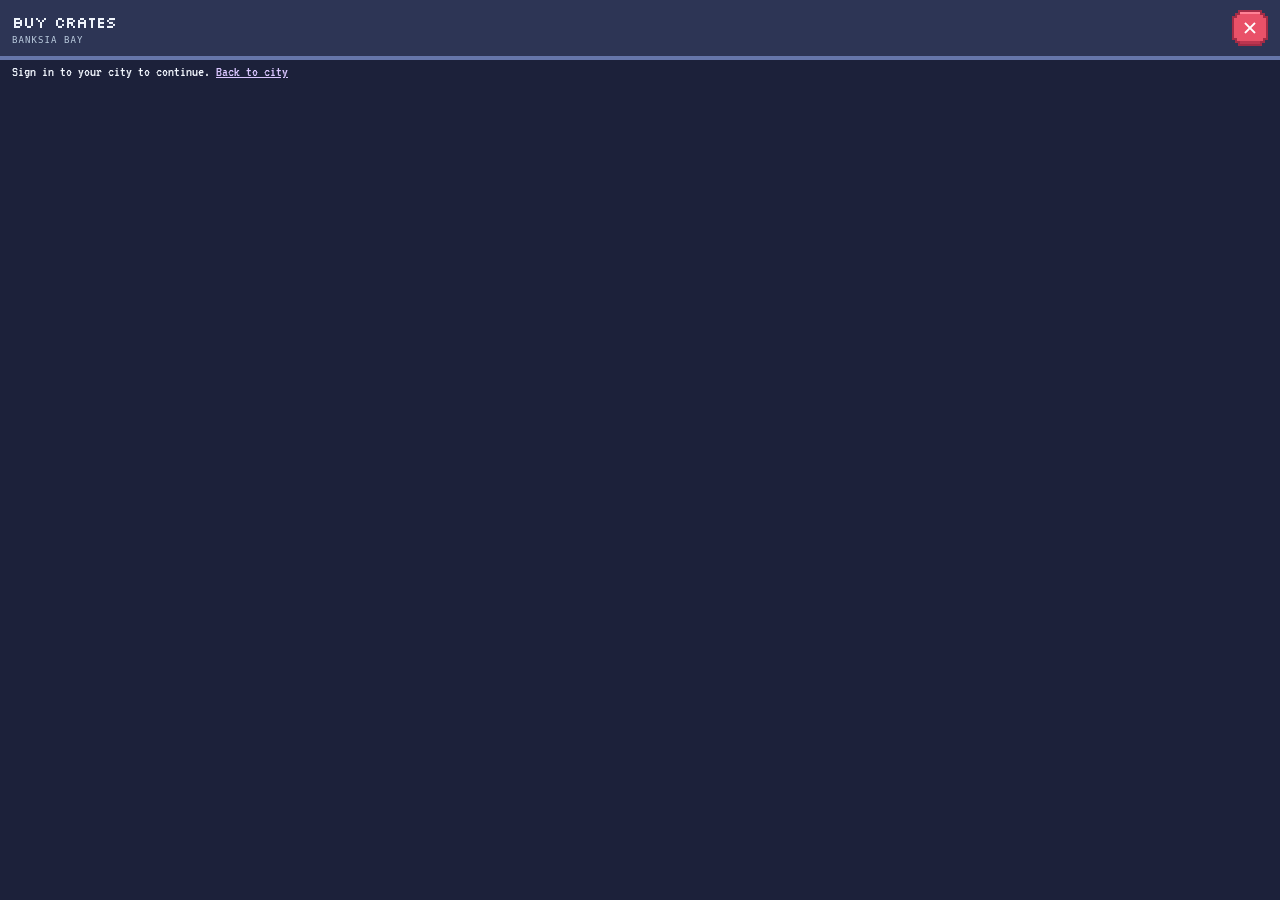
<file: banksia-exchange.html>
<!doctype html>
<html lang="en"><head><script>window.BBStage={liveRelease:true};</script><script src="./release-account.js?v=live-pages2"></script><meta charset="utf-8"><meta name="viewport" content="width=device-width,initial-scale=1,viewport-fit=cover"><meta id="room-theme" name="theme-color" content="#081426"><meta name="apple-mobile-web-app-capable" content="yes"><meta name="apple-mobile-web-app-status-bar-style" content="black-translucent"><title>Banksia Exchange · Bit-Burbs</title>
<link rel="preload" as="font" type="font/woff2" href="./fonts/vt323-400.woff2" crossorigin>
<link rel="preload" as="font" type="font/woff2" href="./fonts/silkscreen-400.woff2" crossorigin>
<style>
:root{color-scheme:dark;--bg:#172039;--panel:#232b43;--hi:#35415f;--ink:#080d18;--cream:#f7f0da;--muted:#b2bfd1;--gold:#f8ce68;--cyan:#83deec;--green:#9bd69f;--red:#f08b99}*{box-sizing:border-box}body{margin:0;background:radial-gradient(ellipse at 75% 20%,#273653 0,transparent 55%),#101523;color:var(--cream);font:20px 'VT323',monospace}button,input,select{font:inherit}button{cursor:pointer;touch-action:manipulation}button:focus-visible,input:focus-visible,select:focus-visible{outline:3px solid var(--cyan);outline-offset:3px}button:disabled{opacity:.42;cursor:default}button,select,input{color:var(--cream);border:2px solid var(--ink);border-radius:3px;background:#303d58;padding:10px 12px;box-shadow:inset 0 1px #53627a,0 3px var(--ink)}button:active:not(:disabled){transform:translateY(2px);box-shadow:inset 0 1px #53627a,0 1px var(--ink)}.primary{background:var(--gold);color:#202433;box-shadow:inset 0 1px #fff0ac,0 3px var(--ink)}.quiet{background:transparent;box-shadow:none;border-color:#46536b}.danger{color:#ffbdc4}.small{font-size:17px}.muted{color:var(--muted)}h1,h2,h3,.pixel{font-family:'Silkscreen',monospace;font-weight:400}h1{font-size:22px;margin:0 0 14px}h2{font-size:17px;margin:0}h3{font-size:12px;line-height:1.6;margin:0 0 10px}p{margin:8px 0;line-height:1.2}.review{display:grid;grid-template-columns:240px minmax(320px,430px) minmax(200px,330px);justify-content:center;gap:40px;padding:36px 20px;align-items:start}.rail{padding-top:14px}.eyebrow{font:11px 'Silkscreen';letter-spacing:1px;color:var(--cyan);margin-bottom:16px}.rail nav{display:grid;gap:8px;margin:20px 0}.rail nav button{text-align:left;background:transparent;box-shadow:none;border:1px solid transparent;color:var(--muted)}.rail nav button[aria-current=page]{border-color:#53627a;background:#27334a;color:var(--cream)}.review-note{font-size:18px;line-height:1.4;color:var(--muted)}.deadline{font:24px 'Silkscreen';color:var(--gold);margin:10px 0 18px;font-variant-numeric:tabular-nums}.phone{background:#192136;border:2px solid #0a1020;box-shadow:0 20px 80px #0006;border-radius:12px;overflow:hidden;position:relative;min-width:0}.status{display:flex;justify-content:space-between;font:13px 'VT323',monospace;padding:13px 22px 8px;color:#dce5f1}.hud{background:linear-gradient(#36415d,#252f49);padding:12px 14px 10px;border-bottom:2px solid var(--ink)}.brand{font:19px 'Silkscreen';line-height:1.2}.beta{display:block;font:9px 'Silkscreen';letter-spacing:3px;color:var(--gold);margin-top:2px}.money-row{display:flex;justify-content:space-between;gap:9px;margin-top:12px;font-size:23px}.currency{display:inline-flex;align-items:center;gap:5px;white-space:nowrap}.icon{width:24px;height:24px;image-rendering:pixelated;object-fit:contain;vertical-align:middle}.xp{display:flex;align-items:center;gap:8px;font-size:15px;margin-top:9px}.xp-track{height:7px;background:#101827;flex:1}.xp-track i{display:block;height:100%;width:57%;background:#9bc66a}.page-head{display:flex;justify-content:space-between;align-items:center;margin:18px 0 12px;gap:10px}.page-head .sub{font-size:17px;color:var(--muted);margin-top:3px}main{padding:0 13px 16px;min-height:545px}.heading-icon{width:40px;height:40px;background:#2e3c56;border:2px solid var(--ink);display:grid;place-items:center}.tabs{display:flex;gap:5px;margin-bottom:12px}.tabs button{flex:1;padding:8px 4px;font-size:18px}.tabs [aria-pressed=true]{background:#465575;color:var(--gold)}.tile,.panel{background:linear-gradient(135deg,#303c57,#263149);border:2px solid var(--ink);box-shadow:inset 0 1px #45516c;padding:12px;border-radius:3px}.panel{margin-bottom:12px}.row{display:flex;justify-content:space-between;align-items:center;gap:8px}.wrap{flex-wrap:wrap}.grid{display:grid;grid-template-columns:1fr 1fr;gap:10px}.grid>*{min-width:0}.chip{padding:3px 7px;background:#141e30;border:1px solid #46526c;border-radius:2px;font-size:16px;display:inline-flex;align-items:center;gap:4px}.chip .icon{width:18px;height:18px}.diamond-mark{width:7px;height:7px;background:var(--cyan);transform:rotate(45deg);display:inline-block;margin:0 5px 1px 2px}.art{width:100%;height:94px;image-rendering:pixelated;object-fit:contain;display:block}.asset-name{font-size:18px;line-height:1.1;margin:8px 0;min-height:39px}.asset .art{height:110px}.tile button{width:100%;padding:8px 5px}.tile.selected{border-color:var(--cyan)}.crate-plate{background:radial-gradient(ellipse at center,#3b5b72 0,#172237 66%);min-height:148px;position:relative;display:grid;place-items:center;margin:-2px -2px 12px;border:2px solid #40516c}.crate-sprite{display:block;image-rendering:pixelated;height:auto;max-width:100%}.crate-plate .crate-sprite{width:160px;align-self:center;margin:6px auto 10px}.crate-tier{align-self:start;justify-self:start;margin:10px 12px 0}.crate-tier b{font:13px 'Silkscreen';display:block}.tier-picks{display:grid;grid-template-columns:repeat(5,1fr);gap:5px;margin-bottom:12px}.tier-picks button{padding:6px 2px;font-size:15px;min-width:0}.tier-picks .crate-sprite{margin:4px auto}.tier-picks [aria-pressed=true]{border-color:var(--gold);background:#3c4863}.cost-banner{display:flex;align-items:center;justify-content:space-between;margin:8px 0 14px;font-size:18px}.wide{width:100%}.reward-line{display:flex;align-items:center;gap:6px;flex-wrap:wrap;margin-top:8px}.reward-line .icon{width:18px;height:18px}.teal{color:var(--cyan)}.gold{color:var(--gold)}.green{color:var(--green)}.rule{height:1px;background:#46526b;margin:12px 0}.reel-shell{overflow:hidden;position:relative;height:132px;background:#0f192a;border:2px solid #41516b;margin:12px 0}.reel-shell:after{content:'';position:absolute;top:0;bottom:0;left:50%;width:2px;background:var(--gold);pointer-events:none;box-shadow:0 0 5px #f8ce6860}.reel{display:flex;gap:8px;position:absolute;left:0;top:5px;will-change:transform}.prize{width:102px;flex:0 0 102px;height:118px;background:#2c405a;border-bottom:4px solid var(--cyan);display:grid;place-items:center;text-align:center;padding:6px;font-size:17px}.prize .icon{width:42px;height:42px}.prize .art{height:68px}.task{padding:12px 10px;margin-bottom:8px}.task .name{font-size:21px;line-height:1.1}.task .row>div{min-width:0}.difficulty{font:8px 'Silkscreen';color:var(--cyan);margin-bottom:7px}.taskbar{height:8px;background:#0f1729;margin:10px 0 6px}.taskbar i{height:100%;display:block;background:#93c76b;background-image:repeating-linear-gradient(to right,transparent 0 11px,#17273a 11px 13px)}.task button{padding:7px 10px;min-width:65px;min-height:42px}.task .replace{min-width:36px;padding:5px}.milestones{display:grid;grid-template-columns:1fr 1fr;gap:8px}.milestones .panel{padding:10px;font-size:17px}.settings-row{display:flex;align-items:center;justify-content:space-between;gap:12px;padding:11px 0;border-bottom:1px solid #3c4961}.settings-row:last-child{border:0}.toggle{position:relative;display:inline-flex}.toggle input{accent-color:var(--gold);width:22px;height:22px;box-shadow:none}.toggle span{font-size:18px;margin-left:6px}.section-title{font:10px 'Silkscreen';color:var(--cyan);margin:16px 0 8px}.account-art{width:40px;height:40px;image-rendering:pixelated;background:#374962;padding:5px}.shop-offer{position:relative;padding:11px 10px;min-height:175px;display:flex;flex-direction:column}.shop-offer .offer-title{font:10px 'Silkscreen';line-height:1.5;color:var(--gold);min-height:32px}.shop-offer .reward-line{flex:1;margin:10px 0;display:block;font-size:19px}.shop-offer .reward-line div{margin:4px 0}.shop-offer button{margin-top:8px}.nav-bar{display:flex;justify-content:space-between;background:linear-gradient(#35415d,#273148);border-top:2px solid var(--ink);padding:9px 12px calc(9px + env(safe-area-inset-bottom,0px));gap:8px}.nav-bar button{flex:1;padding:8px 2px;background:#3b4966;min-height:42px}.nav-bar .icon{width:25px;height:25px}.notes{padding-top:14px}.notes h3{color:var(--gold)}.notes li{margin:10px 0;color:var(--muted);line-height:1.2}.notes ul{padding-left:18px}.state-label{font:10px 'Silkscreen';color:var(--cyan);margin-bottom:16px;line-height:1.6}.price{font-size:24px;color:var(--gold)}.filter{display:flex;gap:8px;margin-bottom:10px}.filter input{width:100%;min-width:0;box-shadow:none;font-size:18px;padding:9px}.filter select{width:116px;font-size:17px;box-shadow:none}.table-row{display:grid;grid-template-columns:1fr auto;gap:10px;padding:10px 0;border-bottom:1px solid #42516a;font-size:18px}.empty{padding:26px 12px;text-align:center;color:var(--muted)}.collection-strip{display:flex;justify-content:space-between;align-items:center;padding:11px;margin-bottom:12px;border:1px solid #455771;background:#24334a}.dialog-backdrop{position:absolute;inset:0;background:#080e19d9;z-index:20;display:grid;align-items:center;padding:16px}.dialog{background:#26334c;border:2px solid #677d9a;box-shadow:0 8px 40px #0008;padding:18px;border-radius:5px;max-height:92%;overflow:auto}.dialog h2{font-size:16px;line-height:1.5}.dialog .art{height:170px}.dialog input{width:100%;margin:12px 0;font-size:22px}.dialog .actions{display:flex;gap:8px;margin-top:16px}.dialog .actions button{flex:1}.dialog .actions.stack{display:grid}.notice{background:#1c2f45;color:#c8e7ec;padding:10px;border-left:3px solid var(--cyan);font-size:18px;margin:10px 0}.offer-side{background:#172339;padding:12px;margin-top:10px}.offer-side .art{height:90px}.receipt{word-break:break-all;font-size:16px;color:var(--muted)}[hidden]{display:none!important}
@media(max-width:1120px){.review{grid-template-columns:190px minmax(320px,410px);gap:24px}.notes{grid-column:2;padding:0}}@media(max-width:680px){body{font-size:19px}.review{display:block;padding:12px 8px}.rail{padding:4px 4px 12px}.rail h1{font-size:16px;margin:0}.rail .review-note,.rail .eyebrow{display:none}.rail nav{display:flex;overflow-x:auto;margin:10px 0 4px;padding-bottom:6px;gap:4px}.rail nav button{white-space:nowrap;font-size:17px;padding:8px}.deadline{font:11px 'Silkscreen';margin:8px 0}.phone{max-width:430px;margin:auto;border-radius:6px}.notes{max-width:430px;margin:20px auto}.notes li{font-size:18px}main{min-height:510px}}@media(prefers-reduced-motion:reduce){*{scroll-behavior:auto!important;transition:none!important}}
.shop-review-note{display:none}.shop-offer{min-height:156px;height:156px;padding:8px}.shop-offer .offer-title{font-size:9px;min-height:25px;line-height:1.3}.shop-offer .reward-line{font-size:17px;margin:5px 0;line-height:1}.shop-offer .reward-line div{margin:3px 0}.shop-offer button{padding:6px 3px;margin-top:4px}.shop-offer .icon{width:17px;height:17px}main:has(.shop-offer){min-height:0}.dialog-backdrop{position:fixed;inset:0}.dialog{width:min(400px,calc(100vw - 32px));max-height:90dvh;margin:auto}.wheel-large{width:170px;height:170px}
.dialog.crate-pending{display:grid;place-items:center;text-align:center}
.dialog.crate-pending h2{font-family:'Silkscreen',monospace;margin:0}
.dialog.crate-pending .actions{display:none}
</style><style>
body{background:#101218;font:16px 'VT323',monospace;color:#f4f1fb}.exchange{max-width:680px;margin:auto;padding:20px 16px 60px}.exchange header{border-bottom:1px solid #393742;padding:12px 0 18px}.exchange header small{font:11px monospace;letter-spacing:.12em;color:#c3a8ed}.exchange h1{font:650 clamp(30px,7vw,52px) 'VT323',monospace;letter-spacing:-.055em;margin:5px 0 14px}.exchange nav,.tabs{display:flex;gap:4px;overflow:auto;margin:14px 0}.exchange nav button{flex:1;white-space:nowrap}.exchange button{box-shadow:none;border-radius:8px;border:1px solid #414151;background:#22242e;font:600 14px 'VT323',monospace;min-height:42px}.exchange [aria-current=page],.exchange [aria-pressed=true]{background:#363043;border-color:#be9ce8}.exchange .primary{background:#d2b2fa;color:#23172e}.exchange .crate-plate{background:radial-gradient(ellipse at center,#39304b,#1b1d25 72%);border:1px solid #46404f;border-radius:16px}.exchange .panel,.exchange .tile{background:#1e2029;border:1px solid #363643;border-radius:10px}.exchange main{padding:0;min-height:0}.exchange .tier-picks{grid-template-columns:repeat(5,minmax(0,1fr))}.exchange .tier-picks button{min-width:0;padding:4px 1px;font-size:11px}.exchange .art,.exchange canvas{image-rendering:pixelated}.exchange .page-head{margin:18px 0}.exchange .small{font-size:14px}.exchange .grid{gap:10px}.exchange .notice{font-size:14px}.exchange .currency{margin-right:10px}.exchange .dialog-backdrop{z-index:9}
</style><style>
:root{--exchange-navy:#171b28}body{background:var(--exchange-navy)}.exchange{max-width:580px;background:#252b3d;padding:0 0 env(safe-area-inset-bottom);border:4px solid #121623;min-height:min(100svh,760px);display:flex;flex-direction:column;font-family:VT323,monospace;font-size:21px}.exchange header{display:flex;align-items:center;gap:8px;flex-wrap:wrap;padding:10px 12px;background:#30364b;border-bottom:4px solid #151929}.exchange h1{font:16px Silkscreen,monospace;letter-spacing:-1px;margin:0}.exchange header small{font-size:9px;color:#bcadc8}.exchange #wallet{margin-left:auto;font:18px VT323,monospace}.exchange nav{order:3;position:sticky;bottom:0;margin:auto 0 0;background:#202536;border-top:3px solid #121625;padding:6px 4px;z-index:2}.exchange main{padding:10px}.exchange button,.exchange .primary{border-radius:0;font:20px VT323,monospace;border:2px solid #171a29;box-shadow:inset 0 2px #ffffff38,inset 0 -3px #0004;background:#424c65}.exchange .primary{background:#b596de;color:#1b1727}.exchange .stage{width:100%;aspect-ratio:192/124;position:relative;overflow:hidden;border:3px solid #121624}.stage canvas{position:absolute;image-rendering:pixelated}.dock-scene{width:100%;height:100%}.cargo{position:absolute;width:40%;left:30%;bottom:21%}.plate{position:absolute;top:5%;left:3%;padding:5px 8px;background:#222737;border:2px solid #111522;font:13px Silkscreen,monospace}.exchange .tier-picks{margin:8px 0;gap:3px}.exchange .tier-picks button{font:clamp(13px,4vw,19px) VT323,monospace;border-bottom:4px solid var(--tier);background:#31394e}.exchange .tier-picks [aria-pressed=true]{outline:2px solid var(--tier);outline-offset:-3px;background:#505369}.exchange .tier-picks .crate-sprite{width:min(100%,64px)}.checkout{gap:6px}.checkout .primary{flex:1}.exchange nav button{padding:8px 2px}.exchange .panel,.exchange .tile{border-radius:0}
#exchangeAccount{background:#222a40;color:#ced6eb;padding:4px 12px;font-size:15px}#exchangeAccount a{color:#dac6ff}#exchangeAccount button{padding:2px 6px;font-size:14px}
/* Exchange controls use the city's stepped outline and raised pixel bevel. */
body:is([data-screen="shop"],[data-screen="diamond"],[data-screen="vault"],[data-screen="storage"],[data-screen="opening"]) :is(#screen,#modalRoot,#pageNav,#exchangeAccount) button{
  --button-fill:#54668e;--button-text:#fff7e7;
  position:relative;isolation:isolate;min-height:44px;padding:6px 12px;
  clip-path:polygon(0 6px,3px 6px,3px 3px,6px 3px,6px 0,calc(100% - 6px) 0,calc(100% - 6px) 3px,calc(100% - 3px) 3px,calc(100% - 3px) 6px,100% 6px,100% calc(100% - 6px),calc(100% - 3px) calc(100% - 6px),calc(100% - 3px) calc(100% - 3px),calc(100% - 6px) calc(100% - 3px),calc(100% - 6px) 100%,6px 100%,6px calc(100% - 3px),3px calc(100% - 3px),3px calc(100% - 6px),0 calc(100% - 6px));
  border:0;border-radius:0;background:#15122e;color:var(--button-text);box-shadow:none;
}
body:is([data-screen="shop"],[data-screen="diamond"],[data-screen="vault"],[data-screen="storage"],[data-screen="opening"]) :is(#screen,#modalRoot,#pageNav,#exchangeAccount) button::before{
  content:"";position:absolute;inset:3px;z-index:-1;background:var(--button-fill);
  clip-path:polygon(0 3px,3px 3px,3px 0,calc(100% - 3px) 0,calc(100% - 3px) 3px,100% 3px,100% calc(100% - 3px),calc(100% - 3px) calc(100% - 3px),calc(100% - 3px) 100%,3px 100%,3px calc(100% - 3px),0 calc(100% - 3px));
  box-shadow:inset 0 3px 0 #ffffff59,inset 0 -4px 0 #00000047;
}
body[data-screen="diamond"] :is(#screen,#pageNav) button:is([aria-current="page"],[data-action^="place-"],[data-action^="pack-"]){--button-fill:#79dcff;--button-text:#15122e}
body[data-screen="hub"] :is(#screen,#modalRoot) button:is([data-sell],[data-action^="confirm-sell-"],[data-hub="Sell"][aria-pressed="true"]){--button-fill:#96eba3;--button-text:#15122e}
body[data-screen="hub"] #screen button[data-hub="Activity"][aria-pressed="true"]{--button-fill:#d3b3ff;--button-text:#15122e}
body[data-screen="hub"] #screen button[data-cancel-listing]{--button-fill:#ffb184;--button-text:#15122e}
body:is([data-screen="shop"],[data-screen="diamond"],[data-screen="vault"],[data-screen="storage"],[data-screen="opening"]) :is(#screen,#modalRoot,#pageNav,#exchangeAccount) button:focus-visible::before{box-shadow:inset 0 0 0 3px #fff7e7}
body:is([data-screen="shop"],[data-screen="diamond"],[data-screen="vault"],[data-screen="storage"],[data-screen="opening"]) :is(#screen,#modalRoot,#pageNav,#exchangeAccount) button:active:not(:disabled)::before{box-shadow:inset 0 3px 0 #00000047,inset 0 -2px 0 #ffffff40}

body:is([data-screen="vault"],[data-screen="storage"],[data-screen="opening"]) #pageNav button{padding-inline:4px}
body:is([data-screen="vault"],[data-screen="storage"],[data-screen="opening"]) #pageNav button[aria-current="page"]{--button-fill:#ceb0ff;--button-text:#15122e}
body[data-screen="vault"] #screen .tier-picks button{padding-inline:3px;--button-fill:#3b465f}
body[data-screen="vault"] #screen .tier-picks button[aria-pressed="true"],
body:is([data-screen="vault"],[data-screen="storage"],[data-screen="opening"]) #screen button:is([data-action="buy-crate"],[data-inspect],[data-action="open-crate"]):not(:disabled){--button-fill:var(--tier,#9fe8f3);--button-text:#15122e}
body:is([data-screen="opening"],[data-screen="storage"],[data-screen="vault"]) :is(#screen,#modalRoot) button.primary:not(:disabled):not([data-action="buy-crate"],[data-action="open-crate"],[data-action="open-three"]){--button-fill:#ceb0ff;--button-text:#15122e}

body[data-screen="opening"] #pageNav button[aria-current="page"],
body[data-screen="opening"] #screen button[data-action="open-crate"]:not(:disabled),
#modalRoot button:is([data-action="skip-opening"],[data-action="finish-opening"]):not(:disabled){
  --button-fill:var(--opening-tier);--button-text:#15122e
}
body[data-screen="opening"] #screen button:disabled{--button-fill:color-mix(in srgb,var(--opening-tier) 28%,#202538)}
body[data-screen="opening"] #screen .crate-plate,
body[data-screen="opening"] #modalRoot .dialog{border-color:color-mix(in srgb,var(--opening-tier) 42%,#202538)}
#modalRoot .reel-shell{background:#101922;background:color-mix(in srgb,var(--opening-tier) 12%,#101622);border-color:color-mix(in srgb,var(--opening-tier) 40%,#202538)}
#modalRoot .reel-shell .prize{background:#29394c;background:color-mix(in srgb,var(--opening-tier) 24%,#141a28);border-bottom-color:var(--opening-tier)}
#modalRoot .reel-shell::after{background:var(--opening-tier);box-shadow:0 0 6px var(--opening-tier)}
/* Use the game’s red exit control on every room. */
.exchange .city-close:not([hidden]){
  display:grid;place-items:center;box-sizing:border-box;width:var(--page-close-size);height:var(--page-close-size);
  color:#fff;font:24px/1 'VT323',monospace;text-decoration:none;
  border:2px solid #922037;
  background:linear-gradient(to bottom,#FF7180 0 3px,#E93954 3px calc(100% - 5px),#B51D36 calc(100% - 5px) 100%);
  clip-path:polygon(0 6px,3px 6px,3px 3px,6px 3px,6px 0,
 calc(100% - 6px) 0,calc(100% - 6px) 3px,calc(100% - 3px) 3px,
 calc(100% - 3px) 6px,100% 6px,100% calc(100% - 6px),
 calc(100% - 3px) calc(100% - 6px),calc(100% - 3px) calc(100% - 3px),
 calc(100% - 6px) calc(100% - 3px),calc(100% - 6px) 100%,
 6px 100%,6px calc(100% - 3px),3px calc(100% - 3px),
 3px calc(100% - 6px),0 calc(100% - 6px));
}
.city-close:focus-visible{outline:2px solid #fff5e8;outline-offset:1px}
.city-close:active{transform:translateY(1px)}
.exchange header:has(.city-close:not([hidden])){display:grid;grid-template-columns:minmax(0,1fr) auto var(--page-close-size);gap:0 6px}
.exchange header:has(.city-close:not([hidden])) small{grid-column:1;grid-row:2}
.exchange header:has(.city-close:not([hidden])) #wallet{grid-column:2;grid-row:1 / 3}
.exchange header .city-close{grid-column:3;grid-row:1 / 3}
/* Dosh Shop colours follow the green banknote sprite. */
body[data-screen="shop"]{background:#102b20;--shop-offer-width:100%}
body[data-screen="shop"] .exchange{color:#f0f7e4}
body[data-screen="shop"] .exchange header small,
body[data-screen="shop"] .sub{color:#c1dfb8}
body[data-screen="shop"] .shop-offer{background:#305d40;border-color:#53835b}
.exchange .shop-menu {
  display: grid;
  grid-template-columns: repeat(2, minmax(0, 1fr));
  gap: 10px;
  width: var(--shop-offer-width);
  margin: 0 auto;
}
body[data-screen="shop"] .shop-menu .shop-offer {
  aspect-ratio: auto;
  height: clamp(184px, 27dvh, 218px);
  min-height: 184px;
  padding: clamp(8px, 2vw, 12px);
  border: 2px solid #63916c;
  box-shadow: inset 0 2px #477653, inset 0 -3px #244c33;
}
.shop-menu .offer-rewards {
  display: flex;
  align-items: center;
  justify-content: center;
  flex: 1;
  gap: 6px;
  margin: 0;
  padding: 0;
  list-style: none;
}
.shop-menu .offer-rewards:has(li + li) {
  display: grid;
  grid-auto-flow: column;
  grid-auto-columns: minmax(0, 1fr);
  align-items: start;
  align-content: center;
}
.shop-menu .offer-rewards li {
  flex: 1;
  min-width: 0;
  display: grid;
  justify-items: center;
  align-content: start;
  gap: 4px;
  text-align: center;
  font-size: clamp(17px, 4vw, 20px);
  line-height: 1.12;
}
.shop-menu .offer-rewards .icon {
  width: 44px;
  height: 44px;
  max-width: 100%;
  object-fit: contain;
}
.shop-menu .offer-rewards:has(li + li) .icon { width: 36px; height: 36px; }
body[data-screen="shop"] #screen .shop-offer button {
  width: 100%;
  flex: none;
  min-height: 44px;
  margin-top: 8px;
  font-size: 20px;
}
body[data-screen="shop"] .shop-reset { width: 100%; margin: 4px 0 12px; text-align: center; font-size: 18px; }

body[data-screen="shop"] #screen .shop-offer button:disabled{--button-fill:#466453;--button-text:#dfebe1;opacity:1}
body[data-screen="shop"] .offer-title{color:#c3f299}
body[data-screen="shop"] .heading-icon{background:#254f34;border-color:#142f20}
body[data-screen="shop"] #screen .shop-offer button{--button-fill:#9cdd77;--button-text:#173520}

</style><link rel="stylesheet" href="exchange-art/crate-room.css?v=opening-buttons"><link rel="stylesheet" href="./crate-demo/embedded.css?v=opening-buttons">
<style>
/* Keep each room’s controls inside the phone’s safe area while its contents scroll. */
:root {
  --safe-top: env(safe-area-inset-top, 0px);
  --safe-bottom: env(safe-area-inset-bottom, 0px);
  --safe-left: env(safe-area-inset-left, 0px);
  --safe-right: env(safe-area-inset-right, 0px);
  overflow: hidden;
  background: var(--exchange-navy);
}
html:has(body[data-screen="shop"]) { background: #102b20; }
body {
  --room-surface: var(--exchange-navy);
  --room-chrome: #30364b;
  --room-frame: #121623;
  --room-rule: #151929;
  position: fixed;
  inset: var(--safe-top) var(--safe-right) 0 var(--safe-left);
  overflow: hidden;
}
body[data-screen="shop"] {
  --room-surface: #204932;
  --room-chrome: #2b6041;
  --room-frame: #102d1e;
  --room-rule: #153924;
}
body:not([data-city-preview]) .exchange {
  width: 100%;
  max-width: var(--page-shell-width);
  height: 100%;
  height: calc(100dvh - var(--safe-top));
  min-height: 0;
  padding: 0 0 var(--safe-bottom);
  overflow: hidden;
  background: var(--room-surface);
  border: var(--page-frame-width) solid var(--room-frame);
}
.exchange > header { position: relative; }
#roomNotice {
  position: absolute;
  z-index: 12;
  top: calc(100% + 8px);
  left: var(--page-head-inline);
  max-width: calc(100% - 2 * var(--page-head-inline));
  pointer-events: none;
  overflow-wrap: anywhere;
  font: 20px/1.1 VT323, monospace;
  color: #fff;
}
#roomNotice:not(:empty) {
  padding: 7px 10px;
  background: var(--room-chrome);
  border: 2px solid var(--room-frame);
  box-shadow: 0 2px 0 var(--room-rule);
}
#dosh-shop-status:empty { display: none; }
body:not([data-city-preview]) .exchange > header {
  flex: none;
  padding: var(--page-head-block) var(--page-head-inline);
  background: var(--room-chrome);
  border-bottom: var(--page-frame-width) solid var(--room-rule);
}
.exchange #wallet .currency {
  display: inline-flex;
  align-items: center;
  gap: 6px;
  white-space: nowrap;
  vertical-align: middle;
}
.exchange #wallet .currency .icon {
  width: var(--page-currency-size);
  height: var(--page-currency-size);
  margin: 0;
}
body:not([data-city-preview]) #screen {
  flex: 1 1 auto;
  min-height: 0;
  overflow-y: auto;
  overscroll-behavior: contain;
  background: var(--room-surface);
}
body:not([data-city-preview]) #pageNav {
  position: static;
  flex: none;
  margin: 0;
  background: var(--room-chrome);
  border-top: var(--page-frame-width) solid var(--room-rule);
}
.exchange :is(#pageNav,#exchangeAccount):empty { display: none; }
body:not([data-city-preview]) #exchangeAccount {
  background: var(--room-surface);
}

#modalRoot .dialog-backdrop {
  inset: var(--safe-top) var(--safe-right) var(--safe-bottom) var(--safe-left);
  grid-template: minmax(0, 1fr) / minmax(0, 1fr);
}
#modalRoot .dialog-backdrop .dialog {
  max-width: 100%;
  max-height: 100%;
}
</style>
<link rel="stylesheet" href="./page-shell.css?v=compact-dock14">
</head><body>
<div class="exchange"><header><h1>Banksia Exchange</h1><small>BANKSIA BAY</small><div id="wallet"></div><a hidden class="city-close" href="./" aria-label="Back to city" title="Back to city">✕</a><div id="roomNotice" role="status" aria-atomic="true"></div></header><div id="exchangeAccount" class="small"></div><nav id="pageNav" aria-label="Crate rooms"></nav><main id="screen"></main><div id="modalRoot"></div></div><script>
if(window.BBStage) document.querySelector('.city-close').hidden=false;
// Begin one read while the room controls and artwork initialise.
let initialAccountRead=null;
if(window.BBStage?.liveRelease&&!window.BBCityRoom){
 const action=new URLSearchParams(location.search).get('page')==='shop'?'releaseShop':'releaseExchange';
 initialAccountRead=Promise.resolve().then(()=>window.liveCityRelease(action)).then(response=>({response}),error=>({error}));
}
async function readRoom(action){
 if(!initialAccountRead)return window.liveCityRelease(action);
 const first=initialAccountRead;
 initialAccountRead=null;
 const result=await first;
 if(result.error)throw result.error;
 return result.response;
}
const PX_PAL = {A:'#D8B5FF',k:'#15122E',W:'#FFFFFF',B:'#3E7BFA',b:'#2A55C4',Y:'#FFD23F',y:'#F2B32C',o:'#C98A0C',w:'#FFF6C8',R:'#E53B3B',r:'#A8202A',G:'#4BE34B',g:'#2E9E2E',O:'#FF8A1F',S:'#9AA6B8',s:'#D9DFE8',L:'#E8ECF4',N:'#C9965A',n:'#8A5A2A',T:'#F4E2B0',P:'#F6C9A0',C:'#6ADAF6',c:'#2B7FB0',V:'#8E5CF7',v:'#5A2FC0',D:'#3A3F4A',H:'#B8860B',q:'#FFFFFF',x:'#8A1620',X:'#D9343F',l:'#A8875A',p:'#C9A86A',K:'#36C9D2',E:'#8AE07A',F:'#3FB52E',f:'#2A8A22',Z:'#1E5A1A',t:'#FFE066',U:'#FF5A7A',u:'#C42F55'};
const PX_MAP = {
  crateVoucher:['..............','.kkkkkkkkkkkk.','kAWAAAAAAAAAAk','kAAAAvAAAAkAAk','kAAAvvvAAAAAAk','.kAvvvvvAAkAk.','..kAvvvAAAAk..','..kAAvAAvAkk..','.kAAAAAAAAAAk.','kAAAAAAAAAkAAk','kVVVVVVVVVVVVk','.kkkkkkkkkkkk.','..............','..............'],

  voucher:['................','..kkkkkkkkkkkk..','.kCCCCCCCCCCCCk.','.kCcccccccccCCk.','.kCckkWWkkccsCk.','..kcWWWWWWccsCk.','...kWWkkWWccsCk.','..kcWWcccccccck.','.kCcWWccWWccsCk.','.kCccWWWWWccsCk.','.kCcckkWWkccsCk.','.kCCCCCCCCCCCCk.','..kkkkkkkkkkkk..','................','................','................'],
moveTurn:[
  '........................',
  '..........kkkkk.........',
  '.......kkkYYYYYkkkk.....',
  '......kYYYYYYYYYYYYk....',
  '....kkYYYkkkkkkkkYYYk...',
  '...kYYYkk........kYYYk..',
  '...kYYk...........kYYk..',
  '..kYYk.............kYYk.',
  '...kk...k.......k..kYYYk',
  '.......kWk.....kYkkkYYYk',
  '......kWWWk....kYYYYYYYk',
  '.....kWWWWWk...kYYYYYYk.',
  '....k.kWWWk.k...kYYYYYk.',
  '...kWkkWWWkkWk...kkYYk..',
  '..kWWWWWWWWWWWk....kYk..',
  '.kWWWWWWWWWWWWWk....k...',
  '..kWWWWWWWWWWWk.........',
  '...kWkkWWWkkWk..........',
  '....k.kWWWk.k...........',
  '.....kWWWWWk............',
  '......kWWWk.............',
  '.......kWk..............',
  '........k...............',
  '........................'
],
eye:['..............','..............','....kkkkkk....','..kkWWWWWWkk..','.kWWWWkkWWWWk.','kWWWkCCCBkWWWk','kWWkCCkkCBkWWk','kWWkCCkkCBkWWk','kWWWkBBBBkWWWk','.kWWWWkkWWWWk.','..kkWWWWWWkk..','....kkkkkk....','..............','..............'],
cash:['....kkkkkk....','..kkYYYYYYkk..','.kYYwwYYYYyyk.','.kYwYYooooYyk.','kYwYYoYYYYoyyk','kYYYoYYYYYYoyk','kYYYoYYYYYYoyk','kYYYoYYYYYYoyk','kYYYoYYYYYYoyk','kyYYYoYYYYoyyk','.kyYYYooooyyk.','.kyyyYYYYyyyk.','..kkyyyyyykk..','....kkkkkk....'],
dosh:['..............','..kkkkkkkkkkkk','..kEEEEEEEEEEk','kkkkkkkkkkkkEk','kEEEEEEEEEEkEk','kEFFFFFFFFEkfk','kFFFFkkFFFFkfk','kFFFkEEkFFFkkk','kFFFkEEkFFFk..','kFFFFkkFFFFk..','kEFFFFFFFFEk..','kffffffffffk..','kkkkkkkkkkkk..','..............'],
deed:['..............','.kkkkkkkkkkkk.','kTTTTTTTTTTTTk','kpkkkkkkkkkkpk','.kTTTTTTTTTTk.','.kTlllllllTTk.','.kTTTTTTTTTTk.','.kTllllllTTTk.','.kTTTTTTTTTTk.','.kTlllTTTXXTk.','.kTTTTTTXXXXk.','kpkkkkkkkXXkpk','kTTTTTTTTxTTTk','.kkkkkkkkxkkk.'],
dice:['..............','.kkkkkkkkkkkk.','kWWWWWWWWWWWWk','kWkkWWWWWWkkWk','kWkkWWWWWWkkWk','kWWWWWWWWWWWWk','kWWWWWkkWWWWWk','kWWWWWkkWWWWWk','kWWWWWWWWWWWWk','kWkkWWWWWWkkWk','kWkkWWWWWWkkWk','kSSSSSSSSSSSSk','.kkkkkkkkkkkk.','..............'],
ticket:['..............','kkkkkkkkkkkkkk','kUUUUUUUUkUUUk','kUttttUUUUUUUk','kUtUUtUUUkUUUk','.kUttUUUUUUUk.','..kUUUUUUkUUk.','..kUUUUUUUUUk.','.kUUUUUUUkUUUk','kUUUUUUUUUUUUk','kUuuuuuuukuuuk','kkkkkkkkkkkkkk','..............','..............'],
hammer:['..............','..kkkkkkk.....','.kSSSSSSSk....','.kssssssSSk...','..kkkkkkkk....','.....kNk......','.....kNk......','.....kNk......','.....kNk......','.....kNk......','.....kNk......','.....kkk......','..............','..............'],
clip:['....kkkkkk....','.kkkSSSSSSkkk.','.kTTkkkkkkTTk.','.kTTTTTTTTTTk.','.kTGTlllllTTk.','.kTTTTTTTTTTk.','.kTGTlllllTTk.','.kTTTTTTTTTTk.','.kTGTlllllTTk.','.kTTTTTTTTTTk.','.kkkkkkkkkkkk.','..............','..............','..............'],
shop:['..............','.kkkkkkkkkkkk.','kRWRWRWRWRWRWk','kRWRWRWRWRWRWk','.kkkkkkkkkkkk.','.kTTTTTTTTTTk.','.kTkkkTTkkkTk.','.kTkCkTTkCkTk.','.kTkkkTTkkkTk.','.kTTTTkkTTTTk.','.kTTTTkNkTTTk.','.kkkkkkkkkkkk.','..............','..............'],
chart:['..............','.........kkkk.','.........kGGk.','.....kkkkkGGk.','.....kKKkkGGk.','.kkkkkKKkkGGk.','.kRRkkKKkkGGk.','.kRRkkKKkkGGk.','.kRRkkKKkkGGk.','.kkkkkkkkkkkk.','..............','..............','..............','..............'],
plus:['..............','.....kkkk.....','.....kWWk.....','.....kWWk.....','.kkkkkWWkkkkk.','.kWWWWWWWWWWk.','.kWWWWWWWWWWk.','.kkkkkWWkkkkk.','.....kWWk.....','.....kWWk.....','.....kkkk.....','..............','..............','..............'],
minus:['..............','..............','..............','..............','.kkkkkkkkkkkk.','.kWWWWWWWWWWk.','.kWWWWWWWWWWk.','.kkkkkkkkkkkk.','..............','..............','..............','..............','..............','..............'],
cross:['......WW......','......WW......','....WWWWWW....','...W......W...','..W........W..','..W...RR...W..','WWW..RRRR..WWW','WWW..RRRR..WWW','..W...RR...W..','..W........W..','...W......W...','....WWWWWW....','......WW......','......WW......'],
info:['..kkkkkkkkkk..','.kBBBBBBBBBBk.','kBBBBBWWBBBBBk','kBBBBBWWBBBBBk','kBBBBBBBBBBBBk','kBBBBWWWBBBBBk','kBBBBBWWBBBBBk','kBBBBBWWBBBBBk','kBBBBBWWBBBBBk','kBBBBWWWWBBBBk','kbbbbbbbbbbbbk','.kbbbbbbbbbbk.','..kkkkkkkkkk..','..............'],
boost:['....kkkkkk....','..kkBBBBBBkk..','.kBBBBBkkBBBk.','.kBBBBkYYkBBk.','kBBBBkYYkBBBBk','kBBBkYYYYYkBBk','kBBkYYYYYkBBBk','kBBBBkYYkBBBBk','kBBBkYYkBBBBBk','.kBBkYkBBBBBk.','.kBBBkBBBBBBk.','..kkBBBBBBkk..','....kkkkkk....','..............'],
sun:['......YY......','..Y...YY...Y..','...Y......Y...','.....YYYY.....','....YYYYYY....','....YYYYYY....','YY..YYYYYY..YY','YY..YYYYyy..YY','....YYYyyy....','....yyyyyy....','.....yyyy.....','...Y......Y...','..Y...YY...Y..','......YY......'],
moon:['.....LLLL.....','...LLLL.......','..LLLL........','.LLLL.........','.LLL..........','LLLL..........','LLLL..........','LLLL..........','LLLLL.........','.LLLLL......L.','.LLLLLLL..LLL.','..LLLLLLLLLL..','...LLLLLLLL...','.....LLLL.....'],
upgrade:['......kk......','.....kYYk.....','....kYYYYk....','...kYYkkYYk...','..kYYk..kYYk..','..kkk.kk.kkk..','.....kYYk.....','....kYYYYk....','...kYYkkYYk...','..kYYk..kYYk..','..kkk....kkk..','..............','..............','..............'],
people:['..kkk...kkk...','.kPPPk.kPPPk..','.kPPPk.kPPPk..','..kkk...kkk...','.kBBBk.kGGGk..','kBBBBBkGGGGGk.','kBBBBBkGGGGGk.','kBkBkBkGkGkGk.','.kDDk...kDDk..','.kDkDk..kDkDk.','..............','..............','..............','..............'],
worker:['....kkkkkk....','...kYYYYYYk...','..kkkkkkkkkk..','....kPPPPk....','....kPkkPk....','....kPPPPk....','...kkOOOOkk...','..kOOWWWWOOk..','..kOOOOOOOOk..','..kPkOOOOkPk..','....kDDDDk....','....kDkkDk....','....kkk.kkk...','..............'],
bolt:['.......kkkk...','......kYYYk...','.....kYYYk....','....kYYYk.....','...kYYYYkkkk..','..kYYYYYYYYk..','..kkkkYYYYk...','.....kYYYk....','....kYYYk.....','...kYYk.......','...kYk........','...kk.........','..............','..............'],
drop:['......kk......','.....kCCk.....','....kCCCCk....','...kCCCCCCk...','..kCWCCCCCCk..','..kCWCCCCCCk..','.kCCWCCCCCCCk.','.kCCCCCCCCCCk.','.kCCCCCCCCCck.','.kcCCCCCCCcck.','..kcccccccck..','...kkkkkkkk...','..............','..............'],
house:['......kk......','.....kRRk.....','....kRRRRk....','...kRRRRRRk...','..kRRRRRRRRk..','.kkkkkkkkkkkk.','..kTTTTTTTTk..','..kTCCTTNNTk..','..kTCCTTNNTk..','..kTTTTTNNTk..','..kkkkkkkkkk..','..............','..............','..............'],
factory:['..kk..........','..kk..........','..kk..k...k...','..kk.kSk.kSk..','.kkkkSSSkSSSk.','.kSSSSSSSSSSk.','.kSCCSSCCSSSk.','.kSCCSSCCSNSk.','.kSSSSSSSSNSk.','.kkkkkkkkkkkk.','..............','..............','..............','..............'],
tree:['.....kkkk.....','...kkGGGGkk...','..kGGGGGGGGk..','.kGGGgGGGGGGk.','.kGGGGGGgGGGk.','.kGgGGGGGGGGk.','..kGGGGGgGGk..','...kkkNNkkk...','......NN......','......NN......','.....kkkk.....','..............','..............','..............'],
backpack:['....kkkkkk....','...kk....kk...','..kkkkkkkkkk..','.kOOOOOOOOOOk.','.kOOOOOOOOOOk.','.kOkkkkkkkkOk.','.kOkOOOOOOkOk.','.kOkOOYYOOkOk.','.kOkkkkkkkkOk.','.kOOOOOOOOOOk.','.kkkkkkkkkkkk.','..............','..............','..............'],
lock:['....kkkkkk....','...kSSSSSSk...','..kSk....kSk..','..kSk....kSk..','.kkkkkkkkkkkk.','.kYYYYYYYYYYk.','.kYYYYkkYYYYk.','.kYYYYkkYYYYk.','.kYYYYYkYYYYk.','.kyyyyyyyyyyk.','.kkkkkkkkkkkk.','..............','..............','..............'],
utility:['..............','..............','...kk....kk...','..kYk...kCCk..','.kYk...kCCCCk.','kYYYk..kCCCCk.','.kYk...kCCCCk.','kYk.....kkkk..','..............','..............','..............','..............','..............','..............'],
check:['..............','..........kk..','.........kGk..','........kGGk..','.kk....kGGk...','kGGk..kGGk....','.kGGkkGGk.....','..kGGGGk......','...kGGk.......','....kk........','..............','..............','..............','..............'],
xp:['......kk......','.....kYYk.....','.....kYYk.....','....kYYYYk....','kkkkkYYYYkkkkk','kYYYYYYYYYYYYk','.kYYYYYYYYYYk.','..kYYYYYYYYk..','..kYYYkkYYYk..','.kYYYk..kYYYk.','.kYkk....kkYk.','.kk........kk.','..............','..............']
};
const PX_CACHE = new Map();
function pixImg(key) {
  if (PX_CACHE.has(key)) return PX_CACHE.get(key);
  const cv = document.createElement('canvas'); cv.width = cv.height = PX_MAP[key]?.length || 14; const x = cv.getContext('2d');
  if (key === 'rotate') {
    for (let j = 0; j < 14; j++) for (let i = 0; i < 14; i++) { const dx = i - 6.5, dy = j - 6.5, r = Math.hypot(dx, dy), a = Math.atan2(dy, dx); if (a > -1.6 && a < -.5) continue; if (r > 3.4 && r < 6.4) { x.fillStyle = r > 4.4 && r < 5.5 ? '#FFFFFF' : '#15122E'; x.fillRect(i, j, 1, 1); } }
    x.fillStyle = '#15122E'; x.fillRect(8, 0, 6, 6); x.fillStyle = '#FFFFFF'; x.fillRect(9, 1, 4, 1); x.fillRect(10, 2, 3, 1); x.fillRect(11, 3, 2, 1); x.fillRect(12, 4, 1, 1);
  } else if (key === 'wheel') {
    const cols = ['#FF3B3B', '#FFC93C', '#4BE34B', '#1E6BE8'];
    for (let j = 0; j < 14; j++) for (let i = 0; i < 14; i++) { const dx = i - 6.5, dy = j - 6.5, r = Math.hypot(dx, dy); if (r > 6.6) continue; x.fillStyle = r > 5.6 ? '#15122E' : r < 1.3 ? '#FFFFFF' : cols[Math.floor((Math.atan2(dy, dx) + Math.PI) / (2 * Math.PI) * 4) % 4]; x.fillRect(i, j, 1, 1); }
  } else {
    const m = PX_MAP[key] || [];
    m.forEach((row, j) => [...row].forEach((ch, i) => { const c = PX_PAL[ch]; if (c && ch !== '.') { x.fillStyle = c; x.fillRect(i, j, 1, 1); } }));
  }
  PX_CACHE.set(key, cv); return cv;
}
const crateDesigns = {
  "steel": {
    "colours": [
      "#132332",
      "#536d81",
      "#9eb5bf",
      "#e1eeee",
      "#63f0dc"
    ],
    "lid": [
      "........................................",
      "........................................",
      "........................................",
      "........kkkkkkkkkkkkkkkkkkkkkkkk........",
      ".......kkllllllllllllllllllllllkk.......",
      ".....kkklhhhhhhhhhhhhhhhhhhhhhhlkkk.....",
      "....kkllhhhhhhhhhhhhhhhhhhhhhhhhllkk....",
      "....kllhhhssllssllssllssllsslllhhllk....",
      "...kklhhhlssllssllssllssllssllllhhlkk...",
      "...klhhhllssllssllssllssllssllllllllk...",
      "..kllllllllllllllllllllllllllllllllllk..",
      "..klsssssssssssssssssssssssssssssssslk..",
      "..klsssssssssssssssssssssssssssssssslk..",
      "..kllllllllllllllllllllllllllllllllllk.."
    ],
    "body": [
      "..kkhhslllllllllllllllllllllllllhhslkk..",
      "..kkhhsllllllllsssssssssslllllllhhslkk..",
      "..kkhhslhhhhhhhskkkkkkkkshhhhhhhhhslkk..",
      "..kkhhsllllllllskkaaaakkslllllllhhslkk..",
      "..kksssllllllllskkaaaakkslllllllssslkk..",
      "..kksssllllllllskkkkkkkkslllllllssslkk..",
      "..kksssllllllllskkkkkkkkslllllllssslkk..",
      "..kksssllllllllsssssssssslllllllssslkk..",
      "..kkssslllllllllllllllllllllllllssslkk..",
      "..kkssslllllllllllllllllllllllllssslkk..",
      "..kklsssssssssssssssssssssssssssssslkk..",
      "...kksssssssssssssssssssssssssssssskk...",
      "....kkkkkkkkkkkkkkkkkkkkkkkkkkkkkkkk....",
      ".....kkkkkkkkkkkkkkkkkkkkkkkkkkkkkk.....",
      "........................................",
      "........................................"
    ]
  },
  "gold": {
    "colours": [
      "#31232b",
      "#8b5943",
      "#d59a52",
      "#ffe1a1",
      "#ffb637"
    ],
    "lid": [
      "........................................",
      "........................................",
      "........................................",
      "........kkkkkkkkkkkkkkkkkkkkkkkk........",
      ".......kkllllllllllllllllllllllkk.......",
      ".....kkklhhhhhhhhhhhhhhhhhhhhhhlkkk.....",
      "....kkllhhhhhhhhhhhhhhhhhhhhhhhhllkk....",
      "....kllhhhhhlllllllllllllllhhhlhhllk....",
      "...kklhhhhhhlllllllllllllllhhhllhhlkk...",
      "...klhhhlhhhlllllllllllllllhhhllllllk...",
      "..kllllllhhhlllllllllllllllhhhlllllllk..",
      "..klssssshhhssssssssssssssshhhsssssslk..",
      "..klssssshhhssssssssssssssshhhsssssslk..",
      "..kllllllllllllllllllllllllllllllllllk.."
    ],
    "body": [
      "..kkhhsllhhssllllllllllllllhhsslhhslkk..",
      "..kkhhsllhhssllkkkkkkkkkkllhhsslhhslkk..",
      "..kkhhsllhhssllkhhhhhhhhkllhhsslhhslkk..",
      "..kkhhsllhhssllkhhhhhhhhkllhhsslhhslkk..",
      "..kksssllhhssllkhhhhhhhhkllhhsslssslkk..",
      "..kksssllhhssllkkaaaaaakkllhhsslssslkk..",
      "..kksssllhhssllkkkkkkkkkkllhhsslssslkk..",
      "..kksssllhhssllllllllllllllhhsslssslkk..",
      "..kksssllhhssllllllllllllllhhsslssslkk..",
      "..kksssllhhssllllllllllllllhhsslssslkk..",
      "..kklsssssssssssssssssssssssssssssslkk..",
      "...kksssssssssssssssssssssssssssssskk...",
      "....kkkkkkkkkkkkkkkkkkkkkkkkkkkkkkkk....",
      ".....kkkkkkkkkkkkkkkkkkkkkkkkkkkkkk.....",
      "........................................",
      "........................................"
    ]
  },
  "diamond": {
    "colours": [
      "#132844",
      "#345a88",
      "#77bbd1",
      "#cefaff",
      "#4ff4ff"
    ],
    "lid": [
      "........................................",
      "........................................",
      "........................................",
      "........kkkkkkkkkkkkkkkkkkkkkkkk........",
      ".......kkllllllllllllllllllllllkk.......",
      ".....kkklhhhhhhhhhhhhhhhhhhhhhhhhhk.....",
      "....kkllhhhhhhhhhhhhhhhhhhhhhhhhhlkk....",
      "....kllhhhhhllllllllllllllllhhhhhllk....",
      "...kklhhhhhllllllllllllllllhhhhlhhlkk...",
      "...klhhhllllllllllllllllllllllllllllk...",
      "..kllllllllllllllllllllllllllllllllllk..",
      "..klsssssssssssssssssssssssssssssssslk..",
      "..klsssssssssssssssssssssssssssssssslk..",
      "..kllllllllllllllllllllllllllllllllllk.."
    ],
    "body": [
      "..kkhhsllllllllllllkkkllllllllllhhslkk..",
      "..kkhhssssssslllllkkakkllllsssssshslkk..",
      "..kkhhslsssssslllkkhhakkllsssssshhslkk..",
      "..kkhhsllsssssslkkahhaakksssssslhhslkk..",
      "..kksssllllsssskkaaaaaaakkssslllssslkk..",
      "..kkssslllllsssskkaaaaakksssllllssslkk..",
      "..kksssllllllssslkkaaakkssslllllssslkk..",
      "..kkssslllllllslllkkakkllsllllllssslkk..",
      "..kksssllllllllllllkkkllllllllllssslkk..",
      "..kkssslllllllllllllklllllllllllssslkk..",
      "..kklsssssssssssssssssssssssssssssslkk..",
      "...kksssssssssssssssssssssssssssssskk...",
      "....kkkkkkkkkkkkkkkkkkkkkkkkkkkkkkkk....",
      ".....kkkkkkkkkkkkkkkkkkkkkkkkkkkkkk.....",
      "........................................",
      "........................................"
    ]
  },
  "premium": {
    "colours": [
      "#1b192f",
      "#3c3758",
      "#746780",
      "#d5aa72",
      "#ffe1a1"
    ],
    "lid": [
      "........................................",
      "........................................",
      "........................................",
      "........kkkkkkkkkkkkkkkkkkkkkkkk........",
      ".......kkllllllllllllllllllllllkk.......",
      ".....kkklhsssssssssssssssssssshlkkk.....",
      "....kkllhhhsssssssssssssssssshhhllkk....",
      "....kllhhhllssssshhhhhhssssslllhhllk....",
      "...kklhhhlllssssssssssssssssllllhhlkk...",
      "...klhhhlllllsssssssssssssslllllllllk...",
      "..kllllllllllllllllllllllllllllllllllk..",
      "..klsssssssssssssssssssssssssssssssslk..",
      "..klsssssssssssssssssssssssssssssssslk..",
      "..klllllllllllllllllkllllllllllllllllk.."
    ],
    "body": [
      "..kkhhslllllssssssskhkssssssllllhhslkk..",
      "..kkhhshhhllsssssskhahksssssllhhhhslkk..",
      "..kkhhshhhlllssskkhhahhkksslllhhhhslkk..",
      "..kkhhshhhlllsskkhhaaahhkkslllhhhhslkk..",
      "..kkssshhhllllkkhaaaaaaahkklllhhhsslkk..",
      "..kkssshhhllllskkhhaaahhkkllllhhhsslkk..",
      "..kkssshhhlllllskkhhahhkklllllhhhsslkk..",
      "..kkssshhhllllllskkhahkkllllllhhhsslkk..",
      "..kkssshhhllllllllkkhkklllllllhhhsslkk..",
      "..kksssllllllllllllkkkllllllllllssslkk..",
      "..kklsssssssssssssssksssssssssssssslkk..",
      "...kksssssssssssssssssssssssssssssskk...",
      "....kkkkkkkkkkkkkkkkkkkkkkkkkkkkkkkk....",
      ".....kkkkkkkkkkkkkkkkkkkkkkkkkkkkkk.....",
      "........................................",
      "........................................"
    ]
  }
};
function chestPix(tier, part = 'all') {
  const key = 'crate:' + tier + ':' + part;
  if (PX_CACHE.has(key)) return PX_CACHE.get(key);
  const design = crateDesigns[tier] || crateDesigns.steel;
  const [outline, shadow, face, light, accent] = design.colours;
  const palette = { k:outline, s:shadow, l:face, h:light, a:accent };
  const canvas = document.createElement('canvas');
  canvas.width = 40; canvas.height = 30;
  const ctx = canvas.getContext('2d');
  function paint(rows, top) {
    rows.forEach((row, y) => [...row].forEach((pixel, x) => {
      if (pixel === '.') return;
      ctx.fillStyle = palette[pixel];
      ctx.fillRect(x, top + y, 1, 1);
    }));
  }
  if (part !== 'body') paint(design.lid, 0);
  if (part !== 'lid') paint(design.body, 14);
  PX_CACHE.set(key, canvas);
  return canvas;
}
function pixDraw(c, img, x, y, w, h) { const sm = c.imageSmoothingEnabled; c.imageSmoothingEnabled = false; c.drawImage(img, Math.round(x), Math.round(y), Math.round(w), Math.round(h)); c.imageSmoothingEnabled = sm; }
window.BBIcons={pixImg,chestPix,pixDraw,crateDesigns};
window.BBDockIcons={"build":"[data-uri]","wheel":"[data-uri]","crates":"[data-uri]","tasks":"[data-uri]","bag":"[data-uri]"};
</script><script>'use strict';
const $=s=>document.querySelector(s),models={sakura:'Flowering Gum',fountain:'Grand Fountain',statue:'Golden Bull',sunhouse:'Glasswing Conservatory',pelicanLight:'Pelican Point Lighthouse',tidalBaths:'Saltwater Baths',civicClock:'Federation Clocktower',needle:'Observation Tower'};
const modelKeys={sakura:'cherry',fountain:'fountain',statue:'bull',sunhouse:'sunhouse',pelicanLight:'pelicanLight',tidalBaths:'tidalBaths',civicClock:'civicClock',needle:'needle',house:'m1'};
const tiers=[['Silver',2,'#bac8dc','steel'],['Gold',6,'#f0cc65','gold'],['Emerald',14,'#6ce1ac','gold'],['Ruby',30,'#f18b9e','diamond'],['Diamond',80,'#8de5ef','diamond']];
const uid=()=>crypto.randomUUID(),key='bit-burbs:banksia-exchange:preview1';
let rotationStart=Date.parse('2026-11-18T07:25:00+10:00');
const fortnight=14*86400000, baseline=120;
const rotation=['statue','fountain','sakura','sunhouse','pelicanLight','tidalBaths','civicClock','needle'];
function slot(now=Date.now()){if(globalThis.BBStage)return (data?.featured===null ? data.visible.length : Math.max(0,rotation.indexOf(data?.featured)));return Math.min(rotation.length-1,Math.max(0,Math.floor((now-rotationStart)/fortnight)));}
function featured(){return globalThis.BBStage ? data?.featured : rotation[slot()];}
function released(asset){const i=rotation.indexOf(asset?.model);return i>=0&&i<slot();}
function releaseSales(model){return (data.sales||[]).filter(s=>s.model===model&&s.rotationSale);}
function marketPrice(listing,model){return releaseSales(model).length?listing.price:baseline;}
function featurePanel(){
 if(globalThis.BBStage) {
  const model=data.featured, earliest=data.bullEndsAt;
  if(!model)return '<p>Golden Bull drops have ended. Your copies stay in your collection.</p>';
  return '<section class="panel"><div class="row">'+art(model)+'<div><h3>'+models[model]+'</h3><p>Diamond crate drop · 10%</p></div></div><p>'+fmt(data.issued?.[model]||0)+' issued · Collecting now</p><p>Drops end on '+marketDate(earliest)+'.</p></section>';
 }
 const i=slot(),next=rotation[i+1];
 const when=marketDate(rotationStart+(i+1)*fortnight);
 return `<section class="panel"><div class="row">${art(featured())}<div><h3>${models[featured()]}</h3><p>Featured Diamond drop · 10%</p></div></div><p>${next?'Featured until '+when+'.':'Current featured item.'}</p></section>`;
}
function fresh(){return {wallet:{cash:125400,dosh:420,crateVouchers:98,deeds:8,restockVouchers:4,wheelTickets:3},settings:{fps:false,sound:true,music:false,vibration:true,motion:false},assets:[{id:'demo-gum',model:'sakura',owner:'you',state:'inventory'},{id:'demo-fountain',model:'fountain',owner:'you',state:'placed'},{id:'demo-light',model:'pelicanLight',owner:'you',state:'inventory'},{id:'demo-clock',model:'civicClock',owner:'you',state:'inventory'},{id:'demo-bull-other',model:'statue',owner:'banksia_fox',state:'listed'},{id:'demo-baths-other',model:'tidalBaths',owner:'gumleaf',state:'listed'},{id:'demo-tower-other',model:'needle',owner:'bluegum',state:'listed'},{id:'demo-glass-other',model:'sunhouse',owner:'rivergum',state:'inventory'}],listings:[{id:'listing-bull',asset:'demo-bull-other',price:120},{id:'listing-baths',asset:'demo-baths-other',price:185},{id:'listing-tower',asset:'demo-tower-other',price:95}],claims:[0,2,4],halfClaimed:false,fullClaimed:false,replaced:false,history:[],trades:[],opening:null,ordinary:[{model:'house',level:3},{model:'bakery',level:2}],boosts:2};}
const cityView = new URLSearchParams(location.search);
const practiceCity = !globalThis.BBStage && cityView.get('wallet') === 'practice' && cityView.get('view') === 'city'
  && window.parent !== window && window.parent.BBPracticeExchange;
let embeddedCrates = window.BBCityRoom?.room==='vault' ? window.BBCityRoom.snapshot() : null;
function crateRoomData(snapshot){
 const state={wallet:{},settings:{},assets:[],listings:[],sales:[],stock:[],history:[]};
 if(!snapshot)return state;
 return Object.assign(state,snapshot.exchangeView||{},{
  name:snapshot.cityName,wallet:snapshot.wallet,stock:snapshot.stock||[],
  opening:snapshot.opening,accountRef:snapshot.accountRef,crateRevision:snapshot.crateRevision,
  crateInventoryError:snapshot.crateInventoryError||snapshot.exchangeView?.crateInventoryError||null
 });
}
let data;
if (globalThis.BBStage) {
  data=crateRoomData(embeddedCrates);
} else if (practiceCity) {
  document.body.dataset.cityPreview = '';
  data = practiceCity.read(fresh());

} else {
  try { data = JSON.parse(localStorage.getItem(key)) || fresh(); } catch { data = fresh(); }
}
const testWallet=!globalThis.BBStage&&new URLSearchParams(location.search).get('wallet')==='practice';
if(testWallet){
 document.getElementById('exchangeAccount').textContent='Practice wallet · stored on this device';
 if(!practiceCity && location.hash==='#refill'){
  data.wallet.crateVouchers=10000;
  localStorage.setItem(key,JSON.stringify(data));
  history.replaceState(null,'',location.pathname+location.search);
 }
}
// Return formerly offered copies to their owner's collection.
for(const asset of data.assets)if(asset.state==='offered')asset.state='inventory';
if(!globalThis.BBStage && !practiceCity && !data.assets.some(a=>a.id==='rotation-bull-partner'))data.assets.push({id:'rotation-bull-partner',model:'statue',owner:'rivergum',state:'inventory'});
let page=new URLSearchParams(location.search).get('page')||'vault',tierIndex=0,hubTab='Browse',diamondTab='Owned',animation=null;
const pages={vault:['Crates','One reward. Your choice of crate.'],wheel:['Lucky Wheel','One free opportunity every 12 hours'],tasks:['Daily tasks','Daily goals and rewards'],bag:['Item bag','Ordinary items and moved buildings'],diamond:['Diamond collection','Own · display · buy · sell'],hub:['Diamond market','A market for Diamond items'],shop:['Dosh shop','Four daily offers'],settings:['Settings','Your city, your preferences']};
const notes={wheel:['Lucky Wheel has its own page and entry point, separate from Crates.','Free opportunity, banked tickets, full prize odds and tenth-spin milestone stay on this page.','Revamp this page individually; no combined Vault screen.'],vault:['The existing crate pixel silhouettes, recoloured for five approved tiers. Small colour-matched diamond emblems.','The reel runs for about 7 seconds. Reward and voucher spend are saved together before it moves. Try skip or reload.','Only Diamond has building drops: 10% for the current featured model. No case gives crate vouchers.'],tasks:['Three straightforward, four standard and three challenging goals. A growing-city example, not a promise that starter eligibility is solved.','Each claim pays one crate voucher and one dosh, with 10/20/30 XP. Halfway and full-completion rewards remain visible.','One free same-difficulty replacement; smaller starter/full-stock sets still require a design decision.'],bag:['Currencies and vouchers have their own balances, not inventory cards.','Only ordinary owned items, moved buildings and usable stored items appear here.','Diamond items have a separate collection and never become an untracked stack in the ordinary bag.'],diamond:['These are the eight approved existing models; no new art or editions.','Every tradable copy has a distinct owner and asset ID. Placed items must be packed up before listing or offering them.','Duplicated model names can exist as separate copies. Their edition and cosmetic/economic effects still need approval.'],hub:['Browse, sell, trade offers and activity share one compact hub. Prices here are sample Dosh amounts.','Seller fee shown before confirmation: 5% rounded up, minimum 1 Dosh. This is a proposal, not a live rule.','Buy/sell/trade actions affect this local design demo only. Real transfer requires server-owned assets, wallet ledgers and verified ownership.'],shop:['Four visible offers in a 2×2 grid, including at least two mixed bundles.','Free-offer states, sold states and reset time fit on the first screen.','Prices are marked for review. The exact approved 28-offer price table was not present in the saved handoff, so it must be recovered before implementation.'],settings:['Account and sync status first, followed by display, sound and motion.','The FPS switch uses the existing setting concept; reduced motion applies to reel openings.','No credentials, recovery secrets or private save tokens are displayed. Account actions here are nonfunctional previews.']};
function save(){if(practiceCity){practiceCity.save(data);return;}if(typeof shared!=='undefined'&&shared)return;localStorage.setItem(key,JSON.stringify(data));}
function icon(kind,cls=''){const dock={settings:'settings',build:'build',task:'tasks'}[kind];if(dock&&window.BBDockIcons?.[dock])return `<img class="icon ${cls}" src="${BBDockIcons[dock]}" alt="">`;return `<canvas class="icon ${cls}" data-icon="${kind==='task'?'clip':kind==='build'?'hammer':kind}" width="28" height="28" aria-hidden="true"></canvas>`;}
function art(model,cls='art'){return `<canvas class="${cls}" data-model="${model}" aria-label="${models[model]||model}" role="img"></canvas>`;}
const fmt=n=>Math.floor(n).toLocaleString('en-AU');
const owned=()=>data.assets.filter(a=>a.owner==='you');
let buildingArtLoading=false;
const buildingSprites=new Map();
function paintBuildings(root){
 const canvases=root.querySelectorAll('[data-model]');
 if(!canvases.length)return;
 if(!window.BBModels){
  if(buildingArtLoading)return;
  buildingArtLoading=true;
  const script=document.createElement('script');
  script.src='./exchange-art/building-renderer.js?v=1';
  script.onload=()=>{buildingArtLoading=false;paintBuildings(document);};
  script.onerror=()=>{buildingArtLoading=false;script.remove();};
  document.head.append(script);
  return;
 }
 for(const canvas of canvases){
  const key=modelKeys[canvas.dataset.model]||canvas.dataset.model;
  try{
   if(!buildingSprites.has(key))buildingSprites.set(key,BBModels.render(key)?.img);
   const image=buildingSprites.get(key);
   if(!image)continue;
   canvas.width=image.width;canvas.height=image.height;
   canvas.getContext('2d').drawImage(image,0,0);
  }catch{canvas.setAttribute('aria-label',(models[canvas.dataset.model]||key)+' · art unavailable');}
 }
}
function paint(root=document){
 root.querySelectorAll('[data-icon]').forEach(canvas=>{const ctx=canvas.getContext('2d');ctx.imageSmoothingEnabled=false;ctx.clearRect(0,0,canvas.width,canvas.height);if(canvas.dataset.icon==='settings'){ctx.fillStyle='#15122e';for(const y of [5,13,21])ctx.fillRect(2,y,24,4);ctx.fillStyle='#9aa6b8';for(const y of [6,14,22])ctx.fillRect(3,y,22,2);for(const [x,y]of [[8,3],[18,11],[11,19]]){ctx.fillStyle='#15122e';ctx.fillRect(x-1,y-1,6,8);ctx.fillStyle='#d9dfe8';ctx.fillRect(x,y,4,6);}return;}const image=BBIcons.pixImg(canvas.dataset.icon);ctx.drawImage(image,0,0,canvas.width,canvas.height);});
 paintBuildings(root);
}
function modal(title,body,actions){$('#modalRoot').innerHTML=`<div class="dialog-backdrop"><section class="dialog" role="dialog" aria-modal="true" aria-label="${title}"><h2>${title}</h2>${body}<div class="actions ${actions.length>2?'stack':''}">${actions.map(([text,id,primary])=>`<button data-action="${id}" class="${primary?'primary':''}">${text}</button>`).join('')}</div></section></div>`;paint($('#modalRoot'));$('#modalRoot button')?.focus();}
function closeModal(){$('#modalRoot').innerHTML='';}
const roomNotice=$('#roomNotice');
let noticeTimer;
function clearRoomNotice(){
 clearTimeout(noticeTimer);
 roomNotice.textContent='';
}
function toast(text){
 clearTimeout(noticeTimer);
 roomNotice.textContent=text;
 noticeTimer=setTimeout(clearRoomNotice,Math.max(4000,text.length*65));
}
addEventListener('bb-room-close',clearRoomNotice);
function head(title,sub,kind='info'){return `<div class="page-head"><div><h2>${title}</h2><div class="sub">${sub}</div></div>${kind ? `<div class="heading-icon">${icon(kind)}</div>` : ''}</div>`;}
function rewardChips(){return `<div class="reward-line"><span class="chip">${icon('voucher')}1 crate voucher</span><span class="chip">${icon('dosh')}1 dosh</span></div>`;}
let screenNames={vault:'Buy crates',storage:'Storage',opening:'Opening',...(globalThis.BBStage?{}:{diamond:'Diamonds'})};
const lastRoom = practiceCity && practiceCity.view();
if (lastRoom && Number.isInteger(lastRoom.tier) && tiers[lastRoom.tier]) tierIndex = lastRoom.tier;
const shopPreview=new URLSearchParams(location.search).get('page')==='shop';
page = data.opening ? 'opening' : (lastRoom && Object.hasOwn(screenNames,lastRoom.page) ? lastRoom.page : (page==='hub'||page==='diamond')?(globalThis.BBStage?'storage':'diamond'):Object.hasOwn(screenNames,page)?page:'vault');
const roomTitles={vault:'Buy crates',storage:'Crate storage',opening:'Crate opening',shop:'Dosh Shop',diamond:'Diamond collection'};
function setRoom(room){
 if(document.body.dataset.screen===room)return;
 clearRoomNotice();
 $('#screen').scrollTop=0;
 document.body.dataset.screen=room;
 $('#room-theme').content=getComputedStyle(document.documentElement).backgroundColor;
 $('.exchange h1').textContent=roomTitles[room];
 document.title=roomTitles[room]+' · Bit-Burbs';
}
const compactBalance=new Intl.NumberFormat('en-AU',{notation:'compact',maximumFractionDigits:1});
function showBalance(sprite,label,amount){
 const value=Number(amount??NaN);
 const full=Number.isFinite(value)?fmt(value):'—';
 const short=value>=1000000&&Number.isFinite(value)?compactBalance.format(value):full;
 const wallet=$('#wallet');
 if(wallet.firstElementChild&&wallet.dataset.label===label&&wallet.dataset.balance===full)return;
 wallet.dataset.label=label;wallet.dataset.balance=full;
 wallet.innerHTML=`<span class="currency" role="img" aria-label="${full} ${label}" title="${full} ${label}">${icon(sprite)}<span>${short}</span></span>`;
}
setRoom(shopPreview?'shop':page);
function render(showReceipt=true){
 if(shopPreview){setRoom('shop');$('#wallet').innerHTML='';$('#pageNav').innerHTML='';$('#screen').innerHTML=renderShop();paint();return;}
 if(data.opening){page='opening';tierIndex=data.opening.tier;}
 if (practiceCity) practiceCity.view({page,tier:tierIndex});
 setRoom(page);
 document.body.style.setProperty('--opening-tier',tiers[data.opening?.tier??tierIndex][2]);
 data.stock ||= [0,0,0,0,0];
 const nav=$('#pageNav');
 if(!nav.children.length)nav.innerHTML=Object.entries(screenNames).map(([id,name])=>'<button data-page="'+id+'" '+(page===id?'aria-current="page"':'')+'>'+name+'</button>').join('');
 for(const button of nav.children){
  if(button.dataset.page===page)button.setAttribute('aria-current','page');
  else button.removeAttribute('aria-current');
 }
 if(page==='diamond')showBalance('dosh','Dosh',data.wallet.dosh);
 else showBalance('crateVoucher','crate vouchers',data.wallet.crateVouchers);
 if(page==='storage')$('#screen').innerHTML=tiers.map(([name],i)=>`<button class="stock-crate" style="--tier:${tiers[i][2]}" data-inspect="${i}" aria-label="Select ${name} crate, ${storedCount(i)} stored" ${data.stock[i]?'':'disabled'}>${crateSprite(i)}<b>${name}</b><span>× ${storedCount(i)}</span></button>`).join('');
 if(page==='storage' && globalThis.BBStage && owned().length)$('#screen').innerHTML+=renderDiamond();
 else if(page==='opening')$('#screen').innerHTML=renderOpeningRoom();
 else if(page!=='storage')$('#screen').innerHTML=page==='diamond'?renderDiamond():renderVault();
 if(globalThis.BBStage?.presence&&$('#stageOnline')){const p=BBStage.presence;$('#stageOnline').textContent=p.count+' online · '+p.online.join(', ');}
 paint();if(showReceipt&&data.opening&&!animation)showOpening(true);
}
function renderWheel(){return head('Lucky Wheel','One free chance every 12 hours','wheel')+`<div class="panel"><div class="row"><span>${icon('ticket')} ${data.wallet.wheelTickets} banked tickets</span><span class="chip">Free spin ready</span></div><div style="display:grid;place-items:center;padding:30px">${icon('wheel','wheel-large')}</div><p class="muted">One spin · one prize</p><button class="primary wide" data-action="wheel-demo">Use free spin</button><p class="small">Tenth-spin bonus: +2 crate vouchers</p></div><div class="panel"><h3>Every chance, visible</h3><p>Restock vouchers · coins · dosh · deeds · crate vouchers</p><button class="quiet wide" data-action="wheel-odds">View all ten prize odds</button></div>`;}
function crateSprite(i,extraClass=''){
 const tier=tiers[i][0].toLowerCase();
 return `<img class="crate-sprite ${extraClass}" src="exchange-art/${tier}.png?v=freight-face-v2" width="32" height="24" alt="">`;
}
function storedCount(i){
 return data.stock[i]==null?'—':fmt(data.stock[i]);
}
function crateDisplay(i) {
 return `<div class="crate-status"><h2>${tiers[i][0]} crate</h2><span aria-live="polite">${storedCount(i)} stored</span></div>
   <div class="crate-display">${crateSprite(i)}</div>`;
}
function oddsControl() {
 return '<button class="quiet odds-control" data-action="crate-odds">Drop odds</button>';
}
function renderVault() {
 const [name,cost] = tiers[tierIndex];
 const canBuy = !data.crateInventoryError && data.wallet.crateVouchers >= cost;
 const picks = tiers.map(([label,,colour],i) => `<button data-tier="${i}" aria-pressed="${tierIndex===i}" style="--tier:${colour}">${crateSprite(i)}<span>${label}</span></button>`).join('');
 return `<div class="crate-console">${crateDisplay(tierIndex)}
   <div class="tier-picks" role="group" aria-label="Crate tier">${picks}</div>
   <div class="shop-actions"><button class="primary buy-action" data-action="buy-crate" aria-label="Buy ${name} crate for ${cost} crate vouchers" ${canBuy?'':'disabled'}>Buy 1 <span>${icon('crateVoucher')}${cost}</span></button>
   <button data-page="${data.stock[tierIndex]?'opening':'storage'}">${data.stock[tierIndex]?'Opening room':'Storage'}</button></div>
   ${oddsControl()}
   ${tierIndex===4 && !globalThis.BBStage?`<details class="featured-details"><summary>Featured Diamond · ${models[featured()]}</summary>${featurePanel()}</details>`:''}
 </div>`;
}
function renderOpeningRoom() {
 const count = data.stock[tierIndex], available = !data.crateInventoryError;
 return `<div class="crate-console">${crateDisplay(tierIndex)}
   <div class="opening-actions"><button class="primary" data-action="open-crate" ${available && count>=1?'':'disabled'}>Open 1</button>
   ${count >= 3 ? `<button data-action="open-three" ${available?'':'disabled'}>Open 3</button>` : ''}</div>
   <div class="room-inventory"><button data-page="storage">Choose from storage</button>
   ${count?'':`<button data-page="vault">Buy ${tiers[tierIndex][0]}</button>`}</div>
   ${oddsControl()}
   ${practiceCity ? `<details class="reel-controls"><summary>Reel timing</summary><label>Spin length <select id="reelTiming">${[4,7,10].map(seconds => `<option value="${seconds}" ${seconds === (data.settings.reelSeconds || 7) ? 'selected' : ''}>${seconds} seconds</option>`).join('')}</select></label></details>` : ''}
 </div>`;
}
const taskList=[['Keep Patch Repairs selling',90,45,'challenging','selling minutes'],['Keep Grumbies selling',90,90,'challenging','selling minutes'],['Maintain business power',90,64,'challenging','active minutes'],['Receive Sprout Market delivery',1,0,'standard','delivery'],['Keep Sprout Market stocked',35,35,'standard','selling minutes'],['Order Starquacks stock',1,0,'standard','order'],['Receive four BinLink visits',4,2,'standard','visits'],['Earn through business sales',3208,3208,'straightforward','coins'],['Sell a Starquacks stock portion',12,12,'straightforward','selling minutes'],['Receive Grumbies delivery',1,1,'straightforward','delivery']];
function renderTasks(){
 const claims=data.claims.length;
 return head('Daily tasks',`${claims}/10 claimed · Resets at ${localResetTime()}`,'task')+`<div class="milestones"><div class="panel"><h3>5 CLAIMS</h3><p>${icon('voucher')} 1 restock voucher</p><p>${icon('ticket')} 1 wheel ticket</p><span class="${claims>=5?'green':'muted'}">${claims>=5?'Awarded':'Keep going'}</span></div><div class="panel"><h3>ALL 10</h3><p>+4 crate vouchers</p><p>+1 restock · +1 ticket</p><span class="muted">+2 dosh · +20 XP</span></div></div><p class="small muted">Each task: 1 crate voucher + 1 dosh. XP: 10 / 20 / 30.</p>${taskList.map(([name,target,progress,difficulty,unit],i)=>{const claimed=data.claims.includes(i),ready=progress>=target;return `<article class="panel task"><div class="difficulty">${difficulty.toUpperCase()} · ${difficulty==='challenging'?30:difficulty==='standard'?20:10} XP</div><div class="row"><div class="name">${name}</div><button class="quiet replace" data-replace="${i}" aria-label="Replace ${name}" ${data.replaced||claimed?'disabled':''}>↻</button></div><div class="taskbar"><i style="width:${Math.min(100,progress/target*100)}%"></i></div><div class="row"><span class="small muted">${fmt(progress)}/${fmt(target)} ${unit}</span><button data-claim="${i}" class="${ready&&!claimed?'primary':''}" ${!ready||claimed?'disabled':''}>${claimed?'Claimed':ready?'Claim':'In progress'}</button></div></article>`;}).join('')}<p class="small muted">One free same-difficulty replacement ${data.replaced?'used':'available'}. Targets stay fixed.</p>`;
}
function renderBag(){return head('Item bag','Only things you own and can use',null)+`<div class="panel"><h3>MOVED BUILDINGS</h3><div class="grid">${data.ordinary.map((b,i)=>`<div class="tile">${art(b.model)}<div class="asset-name">${b.model==='house'?'Modern House':'Grumbies'}<br><span class="muted">Level ${b.level}</span></div><button data-ordinary="${i}">Place for free</button></div>`).join('')}</div></div><div class="panel"><div class="row"><div>${icon('boost')} 10-minute 2× boosts<p class="small muted">${data.boosts} stored · use when ready</p></div><button data-action="boost-demo" ${!data.boosts?'disabled':''}>Use one</button></div></div><div class="panel"><h3>WHERE ARE MY REWARDS?</h3><p>Coins, dosh, deeds and vouchers go straight to your balances.</p><button class="quiet wide" data-page="diamond"><span class="diamond-mark"></span> Open Diamond collection</button></div>`;}
function renderDiamond(){
 const copies=owned();
 const title=head(globalThis.BBStage?'Previously won items':'Diamond collection',copies.length+' owned',null);
 if(!copies.length)return title+'<p class="empty">Diamond items you find in crates will appear here.</p>';
 return title+'<div class="grid">'+copies.map(copy=>{
  const listing=data.listings.find(item=>item.asset===copy.id);
  const status=copy.state==='placed'?'In your city':copy.state==='inventory'?'In collection':'Reserved';
  const action=listing?`<button data-cancel-listing="${listing.id}">Return to collection</button>`:
   copy.state==='placed'?`<button data-action="pack-${copy.id}">Pack up</button>`:
   copy.state==='inventory'?`<button data-action="place-${copy.id}">Send to city storage</button>`:'';
  return `<article class="tile asset">${art(copy.model)}<div class="asset-name">${models[copy.model]}</div><p class="small">${status}</p><details class="small"><summary>Copy ID</summary><span style="overflow-wrap:anywhere">${copy.id}</span></details>${action}</article>`;
 }).join('')+'</div>';
}
const modelIds={statue:'BB-D001',fountain:'BB-D002',sakura:'BB-D003',sunhouse:'BB-D004',pelicanLight:'BB-D005',tidalBaths:'BB-D006',civicClock:'BB-D007',needle:'BB-D008'};
const marketDate=time=>new Date(time).toLocaleString(undefined,{day:'numeric',month:'short',year:'numeric',hour:'numeric',minute:'2-digit'});
function localResetTime(resetAt){
 if(resetAt==null){
  const now=new Date(), next=new Date(now);
  next.setUTCHours(8,0,0,0);
  if(next<=now)next.setUTCDate(next.getUTCDate()+1);
  resetAt=next.getTime();
 }
 return new Date(resetAt).toLocaleTimeString(undefined,{hour:'numeric',minute:'2-digit'});
}
function startDoshShop(){
 setRoom('shop');
 const screen=$('#screen');
 const rewardLabels={
  cash:['cash','coins','coins'],stars:['dosh','Dosh','Dosh'],deeds:['deed','deed','deeds'],
  restockVouchers:['voucher','restock voucher','restock vouchers'],
  crateVouchers:['crateVoucher','crate voucher','crate vouchers'],
  tickets:['ticket','wheel spin','wheel spins']
 };
 let shop,pendingOffer=null,reading=false,timer,needsCity=false,sequence=0,offerLayout=null;
 screen.innerHTML='<p class="sub shop-reset"></p><p id="dosh-shop-status" class="small" role="status"></p><button hidden data-shop-retry>Try again</button><div class="shop-menu" aria-label="Daily offers"></div>';
 const menu=screen.querySelector('.shop-menu'),retry=screen.querySelector('[data-shop-retry]');
 const cityRoom=window.BBCityRoom;
 const active=()=>!cityRoom||(cityRoom.isActive()&&!document.hidden);
 function markVisited(city){
  if(active()&&city&&globalThis.BBStage.liveRelease){
   const date=new Date(shop.day*86400000).toISOString().slice(0,10);
   try{localStorage.setItem('bit-burbs:roster2:'+city+':shop-visit',date);}catch{}
  }
 }
 function refreshAtReset(minDelay=1000){
  clearTimeout(timer);
  if(shop&&active())timer=setTimeout(refresh,Math.max(minDelay,shop.resetAt-Date.now()+250));
 }
 function refresh(){
  if(!cityRoom){void update();return;}
  if(pendingOffer)return;
  const {wallet,shopClaims,cityName}=cityRoom.snapshot();
  const schedule=doshShopSchedule(Date.now());
  const claims=shopClaims?.day===schedule.day?shopClaims.claims:[];
  shop={...schedule,claims:claims||[],dosh:wallet.dosh};
  markVisited(cityName);
  draw();
  refreshAtReset();
 }
 function draw(message=''){
  screen.querySelector('.shop-reset').textContent='Next refresh at '+localResetTime(shop?.resetAt);
  if(shop){
   showBalance('dosh','Dosh',shop.dosh);
   paint($('#wallet'));
   const layout=JSON.stringify([shop.day,shop.offers]);
   if(layout!==offerLayout){
    offerLayout=layout;
    menu.innerHTML=shop.offers.map(offer=>{
     const lines=Object.entries(offer.rewards).map(([key,amount])=>{
      const [sprite,one,many]=rewardLabels[key];
      return `<li>${icon(sprite)}<span>${fmt(amount)} ${amount===1?one:many}</span></li>`;
     }).join('');
     return `<article class="tile shop-offer"><ul class="offer-rewards">${lines}</ul><button data-offer="${offer.id}"></button></article>`;
    }).join('');
    paint(menu);
   }
   menu.querySelectorAll('[data-offer]').forEach((button,i)=>{
    const offer=shop.offers[i],claimed=shop.claims.includes(offer.id);
    button.textContent=pendingOffer===offer.id?'Claiming…':claimed?'Claimed':offer.price?fmt(offer.price)+' Dosh':'FREE';
    button.classList.toggle('primary',!offer.price&&!claimed);
    button.disabled=Boolean(pendingOffer)||claimed||shop.dosh<offer.price;
   });
  }else if(offerLayout!==null){menu.replaceChildren();offerLayout=null;}
  retry.hidden=Boolean(shop||reading||needsCity);
  $('#dosh-shop-status').textContent=shop?'':message||(reading?'Checking shop…':'');
  if(message&&shop)toast(message);
 }
 async function update(offer){
  if(!active()||pendingOffer||(!offer&&reading))return;
  if(offer)pendingOffer=offer;else reading=true;
  const request=++sequence;
  draw();
  let message='';
  try{
   const response=globalThis.BBStage.liveRelease
    ? await (offer?window.liveCityRelease('releaseShop',{offer,day:shop.day}):readRoom('releaseShop'))
    : await fetch('/staging/api/shop',offer?{
    method:'POST',headers:{'Content-Type':'application/json'},
    body:JSON.stringify({offer,day:shop.day})
   }:{cache:'no-store'});
   const result=await response.json();
   if(request!==sequence)return;
   if(response.status===401||response.status===403)throw Object.assign(new Error(result.error||'Sign in to your city to continue.'),{status:response.status});
   needsCity=false;
   if(result.offers){
    shop=result;
    if(response.ok)markVisited(cityRoom?cityRoom.snapshot().cityName:cityView.get('city'));
   }
   if(!response.ok)message=result.error||'Could not load the shop.';
   else if(offer)message='Rewards added to your city.';
  }catch(error){
   if(request!==sequence)return;
   needsCity=error.status===401||error.status===403;
   if(needsCity){shop=null;$('#wallet').replaceChildren();}
   message=needsCity?error.message:'Connection interrupted. Try again.';
  }
  finally{
   if(offer)pendingOffer=null;else reading=false;
   if(request===sequence){
    draw(message);
    refreshAtReset(message?10000:1000);
   }
  }
 }
 screen.addEventListener('click',event=>{
  const button=event.target.closest('button');
  if(button?.dataset.offer){
   if(cityRoom && Date.now()>=shop.resetAt){refresh();return;}
   void update(button.dataset.offer);
  }else if(button?.hasAttribute('data-shop-retry'))refresh();
 });
 if(cityRoom){
  addEventListener('bb-room-open',refresh);
  addEventListener('bb-room-close',()=>clearTimeout(timer));
 }
 addEventListener('pageshow',event=>{if(event.persisted&&active())refresh();});
 document.addEventListener('visibilitychange',()=>{
  if(!document.hidden&&active())refresh();
  else if(cityRoom)clearTimeout(timer);
 });
 refresh();
}
function renderShop(){return head('Dosh shop','Design preview · Resets at '+localResetTime(),'dosh')+`<div class="notice small shop-review-note">Price layout preview · exact offer prices awaiting recovery from the approved table.</div><div class="grid">${[['City supplies',`${icon('deed')} 2 deeds`,`${icon('crateVoucher')} 3 crate vouchers`,'Price TBC'],['Keep it moving',`${icon('voucher')} 2 restock vouchers`,`${icon('ticket')} 1 wheel ticket`,'Price TBC'],['More possibilities',`${icon('crateVoucher')} 6 crate vouchers`,`${icon('dosh')} 5 dosh`,'Price TBC'],['On the house',`${icon('cash')} 2,000 coins`,'One claim today','FREE']].map(([title,a,b,price],i)=>`<article class="tile shop-offer"><div class="offer-title">${title}</div><div class="reward-line"><div>${a}</div><div>${b}</div></div><button ${'disabled'} class="${i===3?'primary':''}" data-action="shop-${i}">${price}</button></article>`).join('')}</div><p class="small muted"></p>`;}
function renderSettings(){return head('Settings','Make Banksia Bay feel like yours','settings')+`<div class="panel"><div class="row"><div class="row">${icon('face','account-art')}<div><span class="pixel small">grievezz</span><br><span class="green small">City saved · demo status</span></div></div><button class="quiet small" data-action="account-demo">Account</button></div><div class="rule"></div><div class="row"><button data-action="save-demo">Save city</button><span class="muted small">Last synced: just now</span></div></div><div class="section-title">DISPLAY & MOTION</div><div class="panel">${setting('fps','FPS counter')}${setting('motion','Reduce motion')}</div><div class="section-title">SOUND & FEEL</div><div class="panel">${setting('sound','Sound effects')}${setting('music','Music')}${setting('vibration','Vibration')}</div><div class="panel"><button class="quiet wide" data-page="bag">My item bag</button><button class="quiet wide" style="margin-top:8px" data-page="diamond">Diamond collection & trading</button></div><div class="row small muted"><span>BIT-BURBS · BETA</span><button class="quiet small danger" data-action="logout-demo">Log out</button></div>`;}
function setting(k,label){return `<label class="settings-row"><span>${label}</span><span class="toggle"><input type="checkbox" data-setting="${k}" ${data.settings[k]?'checked':''}><span>${data.settings[k]?'On':'Off'}</span></span></label>`;}
const crateTables=[[[45,'cash',1500,3000],[35,'dosh',10,20],[15,'deeds',1],[4,'wheelTickets',1],[1,'deeds',2]],[[35,'cash',8000,12000],[35,'dosh',20,30],[20,'deeds',1],[10,'wheelTickets',1]],[[25,'cash',18000,30000],[35,'dosh',40,60],[28,'deeds',2],[12,'wheelTickets',2]],[[20,'cash',45000,70000],[30,'dosh',90,130],[25,'deeds',4],[15,'wheelTickets',3],[10,'boost',1]],[[15,'cash',150000,220000],[30,'dosh',250,350],[20,'deeds',12],[15,'wheelTickets',8],[10,'boost',1],[10,'diamond',1]]];
if(globalThis.BBStage){
 crateTables[4][0][0]+=8;
 crateTables[4][crateTables[4].length-1]=[2,'dosh',1000];
}
const rewardName=r=>r.kind==='diamond'?models[r.model]:r.kind==='boost'?'10-minute 2× boost':`${fmt(r.amount)} ${{cash:'coins',dosh:'dosh',deeds:r.amount===1?'deed':'deeds',wheelTickets:r.amount===1?'wheel ticket':'wheel tickets'}[r.kind]}`;
function pick(tier){let roll=Math.random()*100,row=crateTables[tier].find(r=>(roll-=r[0])<0)||crateTables[tier].at(-1);return {kind:row[1],amount:row[3]?row[2]+Math.floor(Math.random()*(row[3]-row[2]+1)):row[2],...(row[1]==='diamond'?{model:featured()}: {})};}
function rewardArt(r){return r.kind==='diamond'?art(r.model):icon({cash:'cash',dosh:'dosh',deeds:'deed',wheelTickets:'ticket',boost:'boost'}[r.kind]);}
function openCrate(count=1){
 if(data.opening||![1,3].includes(count)||data.stock[tierIndex]<count)return;
 const prior=JSON.stringify(data),receipt=uid();
 const winners=Array.from({length:count},()=>pick(tierIndex));
 data.stock[tierIndex]-=count;
 winners.forEach((winner,i)=>{
  if(winner.kind==='diamond')data.assets.push({id:uid(),model:winner.model,owner:'you',state:'inventory',sourceReceipt:receipt+'-'+i});
  else if(winner.kind==='boost')data.boosts++;
  else data.wallet[winner.kind]+=winner.amount;
 });
 data.opening={tier:tierIndex,winners,receipt,credited:true};
 try{save();}catch{data=JSON.parse(prior);toast('Could not save the opening. Please retry.');return;}
 render(false);
 showOpening(false);
}
function showOpening(resume) {
 const opening=data.opening;
 if(!opening)return;
 if(resume || data.settings?.motion || matchMedia('(prefers-reduced-motion: reduce)').matches){reveal(true);return;}
 const winners=opening.winners||[opening.winner];
 const winnerIndex=42, rollMs=practiceCity ? (data.settings.reelSeconds || 7)*1000 : 7000, staggerMs=580, holdMs=850;
 const tracks=winners.map(winner=>{
  const cards=Array.from({length:winnerIndex+6},()=>pick(opening.tier));
  cards[winnerIndex]=winner;
  return `<div class="reel-shell" aria-hidden="true"><div class="reel">${cards.map(r=>`<div class="prize">${rewardArt(r)}<span>${rewardName(r)}</span></div>`).join('')}</div></div>`;
 });
 const tier=tiers[opening.tier][0];
 modal(tier+' × '+winners.length,tracks.join(''),[['Skip animation','skip-opening',false]]);
 const dialog=$('#modalRoot .dialog');
 dialog.classList.add('roll-dialog');
 dialog.dataset.lanes=String(winners.length);
 const run={timer:null};
 animation=run;
 const reels=[...dialog.querySelectorAll('.reel')];
 function align(reel,index){
  const card=reel.children[index];
  reel.style.transform='translateX('+(-(card.offsetLeft+card.offsetWidth/2))+'px)';
 }
 reels.forEach(reel=>align(reel,2));
 // Flush the starting positions once so the first movement begins on the next frame.
 dialog.getBoundingClientRect();
 requestAnimationFrame(()=>{
  if(animation!==run || data.opening!==opening)return;
  reels.forEach((reel,index)=>{
   reel.addEventListener('transitionend',event=>{
    if(event.propertyName==='transform' && animation===run)reel.children[winnerIndex].classList.add('landed');
   },{once:true});
   reel.style.transition='transform '+(rollMs+index*staggerMs)+'ms cubic-bezier(.12,.54,.2,1)';
   align(reel,winnerIndex);
  });
  run.timer=setTimeout(reveal,rollMs+(winners.length-1)*staggerMs+holdMs);
 });
}
function reveal(instant = false) {
 if(!data.opening)return;
 clearTimeout(animation?.timer);animation=null;
 const {tier}=data.opening, winners=data.opening.winners||[data.opening.winner];
 const body=`<div class="reward-display">${winners.map(r=>`<div class="reward-plinth">${rewardArt(r)}<strong>${rewardName(r)}</strong></div>`).join('')}</div>`;
 modal(winners.length===1?'Reward added':winners.length+' rewards added',`<p class="reward-origin">${tiers[tier][0]} crate</p>`+body,[['Continue','finish-opening',true]]);
 const dialog=$('#modalRoot .dialog');
 dialog.classList.add('reward-dialog');
 if(!data.settings?.motion && !instant)dialog.classList.add('reward-arrival');
}
function showCratePending(tier){
 modal('Storing '+tiers[tier][0]+' crate…','',[]);
 const popup=$('#modalRoot').firstElementChild;
 popup.querySelector('.dialog').classList.add('crate-pending');
 const timer=setTimeout(()=>popup.remove(),650);
 return ()=>{clearTimeout(timer);popup.remove();};
}
function receipt(text,amount){data.history.unshift({text,amount,time:new Date().toLocaleTimeString(undefined,{hour:'numeric',minute:'2-digit'})});}
document.addEventListener('click',e=>{
 const b=e.target.closest('button');if(!b||b.disabled)return;
 if(data.opening&&!['skip-opening','finish-opening'].includes(b.dataset.action))return;
 if(b.dataset.inspect!==undefined){tierIndex=Number(b.dataset.inspect);page='opening';render();return;}
 if(b.dataset.page){page=b.dataset.page;closeModal();render();return;}
 if(b.dataset.tier!==undefined){
  tierIndex=Number(b.dataset.tier);
  render();
  if(e.detail===0)$('#screen [data-tier="'+tierIndex+'"]').focus();
  return;
 }
 if(b.dataset.claim){const i=Number(b.dataset.claim);if(data.claims.includes(i))return;data.claims.push(i);data.wallet.crateVouchers++;data.wallet.dosh++;if(data.claims.length>=5&&!data.halfClaimed){data.halfClaimed=true;data.wallet.restockVouchers++;data.wallet.wheelTickets++;}if(data.claims.length===10&&!data.fullClaimed){data.fullClaimed=true;data.wallet.crateVouchers+=4;data.wallet.restockVouchers++;data.wallet.wheelTickets++;data.wallet.dosh+=2;}save();render();return;}
 if(b.dataset.replace){const i=Number(b.dataset.replace);modal('Replace this task?',`<p>${taskList[i][0]}</p><p class="muted">Your one free replacement keeps the same difficulty and reward. New progress starts at zero.</p>`,[['Keep task','close-modal'],['Replace','confirm-replace-'+i,true]]);return;}
 if(b.dataset.cancelListing){const l=data.listings.find(l=>l.id===b.dataset.cancelListing),a=data.assets.find(a=>a.id===l.asset);a.state='inventory';data.listings=data.listings.filter(x=>x.id!==l.id);save();render();return;}
 if(b.dataset.ordinary){toast('Placement preview: this ordinary building keeps its upgrade level and costs no coins to restore.');return;}
 const action=b.dataset.action;if(!action)return;
 // Live purchases and rewards are handled exclusively by the account controller.
 if(globalThis.BBStage && ['buy-crate','open-crate','open-three','finish-opening'].includes(action))return;
 if(action==='close-modal'){closeModal();return;}
 if(action==='buy-crate'){if($('#modalRoot').children.length)return;const cost=tiers[tierIndex][1];if(data.wallet.crateVouchers<cost)return;data.wallet.crateVouchers-=cost;data.stock[tierIndex]++;save();render();return;}
 if(action==='view-storage'){closeModal();page='storage';render();return;}
 if(action==='open-crate'||action==='open-three'){openCrate(action==='open-three'?3:1);return;}
 if(action==='skip-opening'){reveal(true);return;}
 if(action==='finish-opening'){const opening=data.opening;data.opening=null;try{save();}catch{data.opening=opening;toast('Could not close the reward. Try again.');return;}animation=null;closeModal();render();return;}
 if(action.startsWith('confirm-replace-')){const i=Number(action.split('-').at(-1));if(!data.replaced){data.replaced=true;taskList[i][0]='Trade through Paper Finch Books';taskList[i][2]=0;save();}closeModal();render();return;}
 if(action.startsWith('pack-')||action.startsWith('place-')){const placed=action.startsWith('place-'),id=action.slice(placed?6:5),a=data.assets.find(a=>a.id===id);if(a&&(a.state==='inventory'||a.state==='placed')){a.state=placed?'placed':'inventory';save();}closeModal();render();return;}
 if(action==='crate-odds'){modal(tiers[tierIndex][0]+' · full odds',crateTables[tierIndex].map(r=>`<div class="table-row"><span>${r[1]==='diamond'?models[featured()]:r[1]==='boost'?'10-minute 2× boost':(r[3]?r[2].toLocaleString()+'–'+r[3].toLocaleString():r[2])+' '+({cash:'coins',dosh:'dosh',deeds:'deeds',wheelTickets:'wheel tickets'}[r[1]])}</span><span>${r[0]}%</span></div>`).join(''),[['Close','close-modal',true]]);return;}
 if(action==='wheel-odds'){modal('Lucky Wheel · full odds',`<p>15% · 1 restock voucher<br>10% · 2 restock vouchers<br>5% · 6,000 coins<br>10% · 10 dosh<br>5% · 25 dosh<br>10% · 1 deed<br>2% · 2 deeds<br>20% · 1 crate voucher<br>15% · 2 crate vouchers<br>8% · 5 crate vouchers</p>`,[['Close','close-modal',true]]);return;}
 if(action==='wheel-demo'){toast('Wheel layout preview. The approved wheel table is shown in Full odds; this preview does not simulate extra unapproved spins.');return;}
 if(action==='shop-3'&&!data.freeShopClaimed){data.freeShopClaimed=true;data.wallet.cash+=2000;save();render();return;}
 if(action==='boost-demo'&&data.boosts){data.boosts--;save();render();toast('One stored 10-minute boost used in this preview. No live city was changed.');return;}
 if(['save-demo','account-demo','logout-demo'].includes(action)){toast('Account preview only. You remain signed into your real city.');return;}
});
document.addEventListener('change',e=>{if(practiceCity && e.target.id==='reelTiming'){const seconds=Number(e.target.value);if([4,7,10].includes(seconds)){data.settings.reelSeconds=seconds;save();}return;}if(e.target.dataset.setting){data.settings[e.target.dataset.setting]=e.target.checked;save();render();}});
function refreshRotation(){
 if(globalThis.BBStage)return; // The server publishes the active edition.
 const next=rotationStart+(slot()+1)*fortnight;
 if(slot()<rotation.length-1)setTimeout(()=>{if(!data.opening){closeModal();render();}refreshRotation();},Math.min(2147483647,Math.max(1,next-Date.now())));
}
refreshRotation();
if(shopPreview && globalThis.BBStage)startDoshShop();
else if(shopPreview||testWallet)render();
else{
 const bar=document.getElementById('exchangeAccount');
 if(globalThis.BBStage){bar.textContent=data.crateInventoryError||'';render(!embeddedCrates);}
 else bar.textContent='Loading your Exchange…';
 const accountScript=document.createElement('script');
 accountScript.src='./exchange-account.js?v=instant-rooms';
 accountScript.onerror=()=>{bar.textContent='Exchange could not load. ';const retry=document.createElement('button');retry.textContent='Retry';retry.onclick=()=>location.reload();bar.append(retry);};
 document.body.append(accountScript);
}
</script></body></html>
</file>
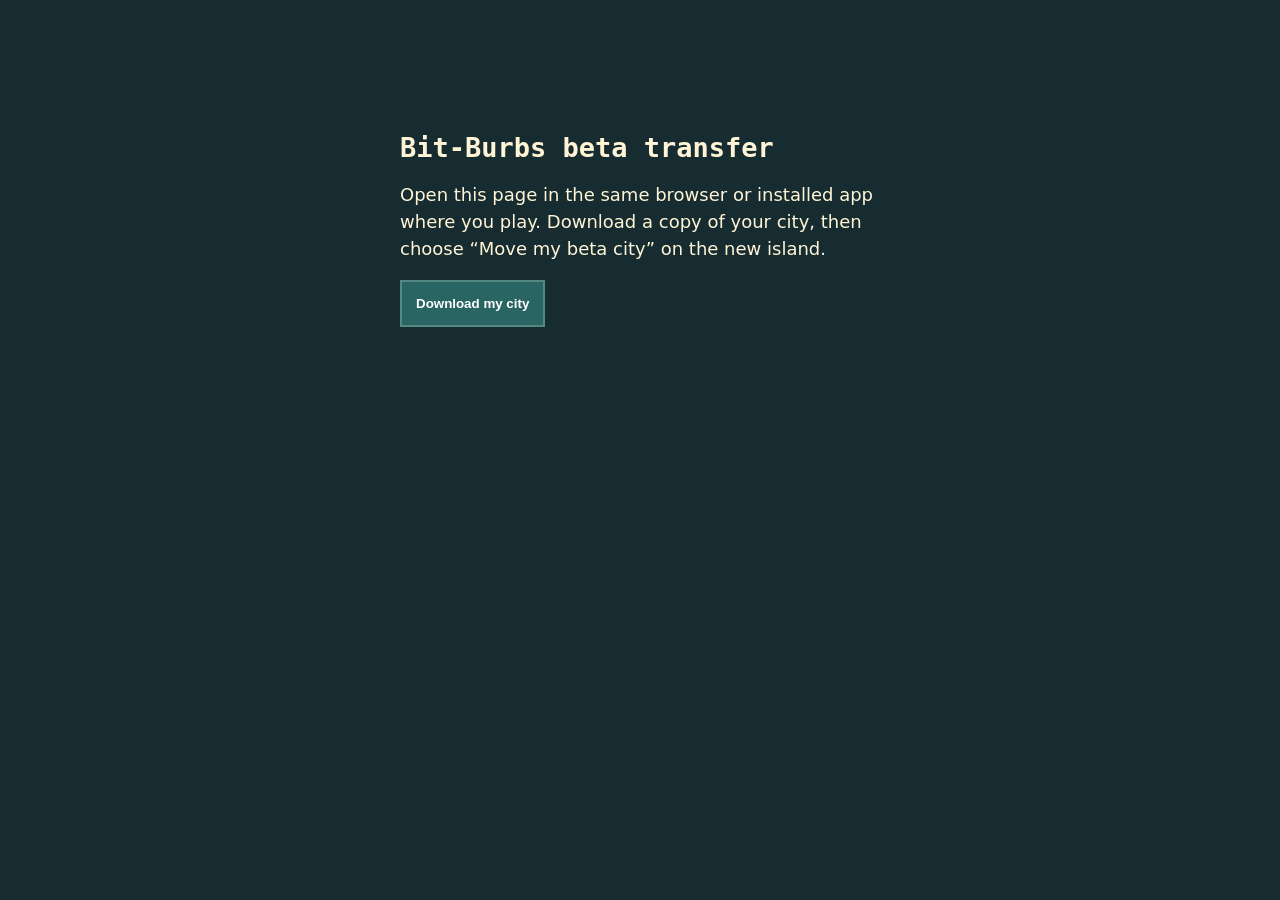
<file: beta-transfer.html>
<!doctype html><html lang="en"><head><meta charset="utf-8"><meta name="viewport" content="width=device-width,initial-scale=1"><title>Bit-Burbs · beta transfer</title><style>body{margin:10vh auto;padding:24px;max-width:30rem;background:#172c30;color:#fff5d6;font:18px/1.5 system-ui}h1{font:700 27px monospace}button{padding:14px;border:2px solid #548883;background:#286563;color:white;font-weight:bold}a{color:#ffe29c}</style></head><body><h1>Bit-Burbs beta transfer</h1><p>Open this page in the same browser or installed app where you play. Download a copy of your city, then choose “Move my beta city” on the new island.</p><button id="download">Download my city</button><p role="status" id="status"></p><script>
document.getElementById('download').onclick=()=>{
 const status=document.getElementById('status');
 try{
  const raw=localStorage.getItem('blocktown-save-v1'),city=JSON.parse(raw);
  if(!city||!Array.isArray(city.tiles))throw Error('No live city found here. Open the transfer page on the device and browser that has your beta city.');
  const url=URL.createObjectURL(new Blob([raw],{type:'application/json'})),a=document.createElement('a');
  a.href=url;a.download='bit-burbs-beta-city.json';document.body.append(a);a.click();a.remove();setTimeout(()=>URL.revokeObjectURL(url),60000);
  status.textContent='Your save copy is ready. Your current city is still here.';
 }catch(e){status.textContent=e.message;}
};
</script></body></html>
</file>
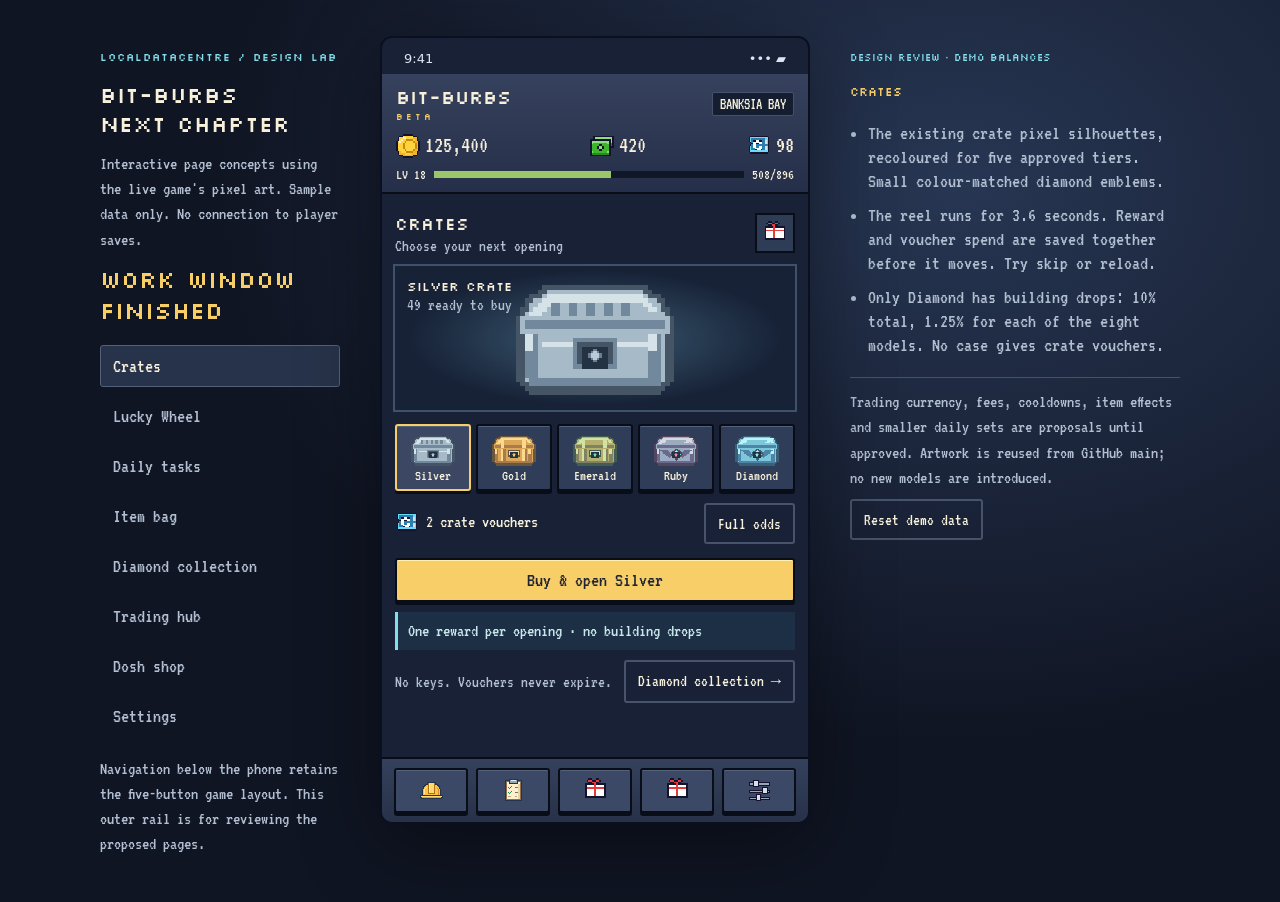
<file: docs/bit-burbs-rewards-review.html>
<!doctype html>
<html lang="en"><head><meta charset="utf-8"><meta name="viewport" content="width=device-width,initial-scale=1,viewport-fit=cover"><title>Bit-Burbs · rewards & trading design review</title>
<link href="https://fonts.googleapis.com/css2?family=Silkscreen&family=VT323&display=swap" rel="stylesheet">
<style>
:root{color-scheme:dark;--bg:#101523;--panel:#232b43;--hi:#35415f;--ink:#080d18;--cream:#f7f0da;--muted:#b2bfd1;--gold:#f8ce68;--cyan:#83deec;--green:#9bd69f;--red:#f08b99}*{box-sizing:border-box}body{margin:0;background:radial-gradient(ellipse at 75% 20%,#273653 0,transparent 55%),#101523;color:var(--cream);font:20px 'VT323',monospace}button,input,select{font:inherit}button{cursor:pointer;touch-action:manipulation}button:focus-visible,input:focus-visible,select:focus-visible{outline:3px solid var(--cyan);outline-offset:3px}button:disabled{opacity:.42;cursor:default}button,select,input{color:var(--cream);border:2px solid var(--ink);border-radius:3px;background:#303d58;padding:10px 12px;box-shadow:inset 0 1px #53627a,0 3px var(--ink)}button:active:not(:disabled){transform:translateY(2px);box-shadow:inset 0 1px #53627a,0 1px var(--ink)}.primary{background:var(--gold);color:#202433;box-shadow:inset 0 1px #fff0ac,0 3px var(--ink)}.quiet{background:transparent;box-shadow:none;border-color:#46536b}.danger{color:#ffbdc4}.small{font-size:17px}.muted{color:var(--muted)}h1,h2,h3,.pixel{font-family:'Silkscreen',monospace;font-weight:400}h1{font-size:22px;margin:0 0 14px}h2{font-size:17px;margin:0}h3{font-size:12px;line-height:1.6;margin:0 0 10px}p{margin:8px 0;line-height:1.2}.review{display:grid;grid-template-columns:240px minmax(320px,430px) minmax(200px,330px);justify-content:center;gap:40px;padding:36px 20px;align-items:start}.rail{padding-top:14px}.eyebrow{font:11px 'Silkscreen';letter-spacing:1px;color:var(--cyan);margin-bottom:16px}.rail nav{display:grid;gap:8px;margin:20px 0}.rail nav button{text-align:left;background:transparent;box-shadow:none;border:1px solid transparent;color:var(--muted)}.rail nav button[aria-current=page]{border-color:#53627a;background:#27334a;color:var(--cream)}.review-note{font-size:18px;line-height:1.4;color:var(--muted)}.deadline{font:24px 'Silkscreen';color:var(--gold);margin:10px 0 18px;font-variant-numeric:tabular-nums}.phone{background:#192136;border:2px solid #0a1020;box-shadow:0 20px 80px #0006;border-radius:12px;overflow:hidden;position:relative;min-width:0}.status{display:flex;justify-content:space-between;font:13px system-ui;padding:13px 22px 8px;color:#dce5f1}.hud{background:linear-gradient(#36415d,#252f49);padding:12px 14px 10px;border-bottom:2px solid var(--ink)}.brand{font:19px 'Silkscreen';line-height:1.2}.beta{display:block;font:9px 'Silkscreen';letter-spacing:3px;color:var(--gold);margin-top:2px}.money-row{display:flex;justify-content:space-between;gap:9px;margin-top:12px;font-size:23px}.currency{display:inline-flex;align-items:center;gap:5px;white-space:nowrap}.icon{width:24px;height:24px;image-rendering:pixelated;object-fit:contain;vertical-align:middle}.xp{display:flex;align-items:center;gap:8px;font-size:15px;margin-top:9px}.xp-track{height:7px;background:#101827;flex:1}.xp-track i{display:block;height:100%;width:57%;background:#9bc66a}.page-head{display:flex;justify-content:space-between;align-items:center;margin:18px 0 12px;gap:10px}.page-head .sub{font-size:17px;color:var(--muted);margin-top:3px}main{padding:0 13px 16px;min-height:545px}.heading-icon{width:40px;height:40px;background:#2e3c56;border:2px solid var(--ink);display:grid;place-items:center}.tabs{display:flex;gap:5px;margin-bottom:12px}.tabs button{flex:1;padding:8px 4px;font-size:18px}.tabs [aria-pressed=true]{background:#465575;color:var(--gold)}.tile,.panel{background:linear-gradient(135deg,#303c57,#263149);border:2px solid var(--ink);box-shadow:inset 0 1px #45516c;padding:12px;border-radius:3px}.panel{margin-bottom:12px}.row{display:flex;justify-content:space-between;align-items:center;gap:8px}.wrap{flex-wrap:wrap}.grid{display:grid;grid-template-columns:1fr 1fr;gap:10px}.grid>*{min-width:0}.chip{padding:3px 7px;background:#141e30;border:1px solid #46526c;border-radius:2px;font-size:16px;display:inline-flex;align-items:center;gap:4px}.chip .icon{width:18px;height:18px}.diamond-mark{width:7px;height:7px;background:var(--cyan);transform:rotate(45deg);display:inline-block;margin:0 5px 1px 2px}.art{width:100%;height:94px;image-rendering:pixelated;object-fit:contain;display:block}.asset-name{font-size:18px;line-height:1.1;margin:8px 0;min-height:39px}.asset .art{height:110px}.tile button{width:100%;padding:8px 5px}.tile.selected{border-color:var(--cyan)}.crate-plate{background:radial-gradient(ellipse at center,#3b5b72 0,#172237 66%);min-height:148px;position:relative;display:grid;place-items:center;margin:-2px -2px 12px;border:2px solid #40516c}.crate-plate canvas{width:176px;height:132px;image-rendering:pixelated}.crate-tier{position:absolute;left:12px;top:12px}.crate-tier b{font:13px 'Silkscreen';display:block}.tier-picks{display:grid;grid-template-columns:repeat(5,1fr);gap:5px;margin-bottom:12px}.tier-picks button{padding:6px 2px;font-size:15px;min-width:0}.tier-picks canvas{width:48px;height:36px;max-width:100%;image-rendering:pixelated;display:block;margin:auto}.tier-picks [aria-pressed=true]{border-color:var(--gold);background:#3c4863}.cost-banner{display:flex;align-items:center;justify-content:space-between;margin:8px 0 14px;font-size:18px}.wide{width:100%}.reward-line{display:flex;align-items:center;gap:6px;flex-wrap:wrap;margin-top:8px}.reward-line .icon{width:18px;height:18px}.teal{color:var(--cyan)}.gold{color:var(--gold)}.green{color:var(--green)}.rule{height:1px;background:#46526b;margin:12px 0}.reel-shell{overflow:hidden;position:relative;height:132px;background:#0f192a;border:2px solid #41516b;margin:12px 0}.reel-shell:after{content:'';position:absolute;top:0;bottom:0;left:50%;width:2px;background:var(--gold);pointer-events:none;box-shadow:0 0 5px #f8ce6860}.reel{display:flex;gap:8px;position:absolute;left:0;top:5px;will-change:transform}.prize{width:102px;flex:0 0 102px;height:118px;background:#2c405a;border-bottom:4px solid var(--cyan);display:grid;place-items:center;text-align:center;padding:6px;font-size:17px}.prize .icon{width:42px;height:42px}.prize .art{height:68px}.task{padding:12px 10px;margin-bottom:8px}.task .name{font-size:21px;line-height:1.1}.task .row>div{min-width:0}.difficulty{font:8px 'Silkscreen';color:var(--cyan);margin-bottom:7px}.taskbar{height:8px;background:#0f1729;margin:10px 0 6px}.taskbar i{height:100%;display:block;background:#93c76b;background-image:repeating-linear-gradient(to right,transparent 0 11px,#17273a 11px 13px)}.task button{padding:7px 10px;min-width:65px;min-height:42px}.task .replace{min-width:36px;padding:5px}.milestones{display:grid;grid-template-columns:1fr 1fr;gap:8px}.milestones .panel{padding:10px;font-size:17px}.settings-row{display:flex;align-items:center;justify-content:space-between;gap:12px;padding:11px 0;border-bottom:1px solid #3c4961}.settings-row:last-child{border:0}.toggle{position:relative;display:inline-flex}.toggle input{accent-color:var(--gold);width:22px;height:22px;box-shadow:none}.toggle span{font-size:18px;margin-left:6px}.section-title{font:10px 'Silkscreen';color:var(--cyan);margin:16px 0 8px}.account-art{width:40px;height:40px;image-rendering:pixelated;background:#374962;padding:5px}.shop-offer{position:relative;padding:11px 10px;min-height:175px;display:flex;flex-direction:column}.shop-offer .offer-title{font:10px 'Silkscreen';line-height:1.5;color:var(--gold);min-height:32px}.shop-offer .reward-line{flex:1;margin:10px 0;display:block;font-size:19px}.shop-offer .reward-line div{margin:4px 0}.shop-offer button{margin-top:8px}.nav-bar{display:flex;justify-content:space-between;background:linear-gradient(#35415d,#273148);border-top:2px solid var(--ink);padding:9px 12px calc(9px + env(safe-area-inset-bottom,0px));gap:8px}.nav-bar button{flex:1;padding:8px 2px;background:#3b4966;min-height:42px}.nav-bar .icon{width:25px;height:25px}.notes{padding-top:14px}.notes h3{color:var(--gold)}.notes li{margin:10px 0;color:var(--muted);line-height:1.2}.notes ul{padding-left:18px}.state-label{font:10px 'Silkscreen';color:var(--cyan);margin-bottom:16px;line-height:1.6}.price{font-size:24px;color:var(--gold)}.filter{display:flex;gap:8px;margin-bottom:10px}.filter input{width:100%;min-width:0;box-shadow:none;font-size:18px;padding:9px}.filter select{width:116px;font-size:17px;box-shadow:none}.table-row{display:grid;grid-template-columns:1fr auto;gap:10px;padding:10px 0;border-bottom:1px solid #42516a;font-size:18px}.empty{padding:26px 12px;text-align:center;color:var(--muted)}.collection-strip{display:flex;justify-content:space-between;align-items:center;padding:11px;margin-bottom:12px;border:1px solid #455771;background:#24334a}.dialog-backdrop{position:absolute;inset:0;background:#080e19d9;z-index:20;display:grid;align-items:center;padding:16px}.dialog{background:#26334c;border:2px solid #677d9a;box-shadow:0 8px 40px #0008;padding:18px;border-radius:5px;max-height:92%;overflow:auto}.dialog h2{font-size:16px;line-height:1.5}.dialog .art{height:170px}.dialog input{width:100%;margin:12px 0;font-size:22px}.dialog .actions{display:flex;gap:8px;margin-top:16px}.dialog .actions button{flex:1}.dialog .actions.stack{display:grid}.notice{background:#1c2f45;color:#c8e7ec;padding:10px;border-left:3px solid var(--cyan);font-size:18px;margin:10px 0}.offer-side{background:#172339;padding:12px;margin-top:10px}.offer-side .art{height:90px}.receipt{word-break:break-all;font-size:16px;color:var(--muted)}[hidden]{display:none!important}
@media(max-width:1120px){.review{grid-template-columns:190px minmax(320px,410px);gap:24px}.notes{grid-column:2;padding:0}}@media(max-width:680px){body{font-size:19px}.review{display:block;padding:12px 8px}.rail{padding:4px 4px 12px}.rail h1{font-size:16px;margin:0}.rail .review-note,.rail .eyebrow{display:none}.rail nav{display:flex;overflow-x:auto;margin:10px 0 4px;padding-bottom:6px;gap:4px}.rail nav button{white-space:nowrap;font-size:17px;padding:8px}.deadline{font:11px 'Silkscreen';margin:8px 0}.phone{max-width:430px;margin:auto;border-radius:6px}.notes{max-width:430px;margin:20px auto}.notes li{font-size:18px}main{min-height:510px}}@media(prefers-reduced-motion:reduce){*{scroll-behavior:auto!important;transition:none!important}}
.shop-review-note{display:none}.shop-offer{min-height:156px;height:156px;padding:8px}.shop-offer .offer-title{font-size:9px;min-height:25px;line-height:1.3}.shop-offer .reward-line{font-size:17px;margin:5px 0;line-height:1}.shop-offer .reward-line div{margin:3px 0}.shop-offer button{padding:6px 3px;margin-top:4px}.shop-offer .icon{width:17px;height:17px}main:has(.shop-offer){min-height:0}.dialog-backdrop{position:fixed;inset:0}.dialog{width:min(400px,calc(100vw - 32px));max-height:90dvh;margin:auto}.wheel-large{width:170px;height:170px}
</style></head><body>
<div class="review"><aside class="rail"><div class="eyebrow">localdatacentre / design lab</div><h1>bit-burbs<br>next chapter</h1><p class="review-note">Interactive page concepts using the live game's pixel art. Sample data only. No connection to player saves.</p><div class="deadline" id="workTime">work countdown</div><nav id="pageNav" aria-label="Review pages"></nav><p class="review-note small">Navigation below the phone retains the five-button game layout. This outer rail is for reviewing the proposed pages.</p></aside>
<section class="phone" aria-label="Bit-Burbs mobile page preview"><div class="status"><span>9:41</span><span>••• ▰</span></div><header class="hud"><div class="row"><div class="brand">BIT-BURBS<span class="beta">BETA</span></div><span class="chip">BANKSIA BAY</span></div><div class="money-row" id="wallet"></div><div class="xp"><span>LV 18</span><div class="xp-track"><i></i></div><span>508/896</span></div></header><main id="screen"></main><footer class="nav-bar" id="bottomNav"></footer><div id="modalRoot"></div></section>
<aside class="notes"><div class="state-label">DESIGN REVIEW · DEMO BALANCES</div><h3 id="noteTitle"></h3><ul id="noteList"></ul><div class="rule"></div><p class="review-note small">Trading currency, fees, cooldowns, item effects and smaller daily sets are proposals until approved. Artwork is reused from GitHub main; no new models are introduced.</p><button class="quiet small" id="resetDemo">Reset demo data</button></aside></div>
<script>
// Local coordinates are sixteenths of a tile. The kerb endpoints match the
// game's left-hand traffic offsets at the two road tile boundaries.
const parkSizes={parkSmall:2,parkLarge:3,parkXL:4};
function facilityGrass(x,y){
 const a=Math.floor(x/16)*3,b=Math.floor(y/16)*7;
 let seed=(a*374761393+b*668265263)|0;
 seed=(seed^(seed>>>13))*1274126177;
 const shade=((seed^(seed>>>16))>>>0)/4294967295;
 return shade<.33?'#86B85E':shade<.66?'#80B25A':'#7AAC55';
}
function parkSpec(id){
 if(id==='warehouse')return {x:12,y:114,w:148,h:50,entryAisle:154,exitAisle:122,gateX:168,gateY:192,bayHalf:4.5,splitRow:true,embedded:true};
 if(id==='space')return {gateX:72,gateY:128,bayHalf:3.8,x:3,y:44.25,w:61,h:36.75,entryAisle:77,exitAisle:51,embedded:true};
 const size=parkSizes[id];return size?{w:size*16,h:(size+1)*16,parkingH:size*16,setback:true,embedded:false}:null;
}
function parkSlots(spec){
 const slots=[];
 if(spec.splitRow)return [29,38,47,56,65,89,98,107,116,125].map(x=>({x,y:138,aisle:spec.entryAisle}));
 if(spec.embedded)return Array.from({length:7},(_,i)=>({x:11+i*7.6,y:63.9,aisle:spec.entryAisle}));
 const rows=Array.from({length:1+Math.floor(((spec.parkingH??spec.h)-24)/18)},(_,n)=>4.5+n*18);
 for(const row of rows)for(let x=15;x<spec.w-3;x+=6)
  slots.push({x,y:row+5.8,aisle:row+13});
 return slots;
}
// Carry each road layer to the parking surface, with a kerb only on the outer verge.
function extendParkingRoad(surface,lot){
 const join=lot.x+lot.w-2,outer=lot.gateX+11,top=lot.y-2,bottom=lot.y+lot.h;
 for(const [path,inset] of [[surface.pavement,0],[surface.kerb,1.2],[surface.asphalt,1.55]]){
  const east=(outer-inset)/16,north=(top+inset)/16,south=(bottom-inset)/16;
  const west=(lot.x+inset)/16,r=(4-inset)/16;
  path.moveTo(west,north+2/16);path.lineTo(join/16,north+2/16);path.lineTo((join+4)/16,north);path.lineTo(east-r,north);
  path.quadraticCurveTo(east,north,east,north+r);path.lineTo(east,south-r);
  if(lot.splitRow){
   // Continuous shoulders from the yard to the exact lane edges on the street.
   const roadInset=path===surface.asphalt?2.512:path===surface.kerb?2.048:0;
   const left=(lot.gateX-8+roadInset)/16,right=(lot.gateX+8-roadInset)/16;
   const neck=(lot.gateY-19)/16,end=lot.gateY/16-1;
   path.bezierCurveTo(east,south+.17,right,neck-.24,right,neck);
   path.lineTo(right,end);path.lineTo(left,end);path.lineTo(left,neck);
   path.quadraticCurveTo(left,south,left-.53,south);
  }else path.quadraticCurveTo(east,south,east-r,south);
  path.lineTo(west,south);path.closePath();
 }
 // Draw each shared divider once. Both ends stay open for pull-through traffic.
 const paint=surface.parkingPaint=new Path2D(),slots=parkSlots(lot);
 let previousRight=-Infinity;
 for(const slot of slots){
  const left=slot.x-lot.bayHalf,right=slot.x+lot.bayHalf;
  if(left>previousRight+.01)paint.rect((left-.27)/16,(slot.y-6.3)/16,.54/16,12.6/16);
  paint.rect((right-.27)/16,(slot.y-6.3)/16,.54/16,12.6/16);
  previousRight=right;
 }
 // Filled silhouettes keep the arrow heads attached to their shafts at phone scale.
 function arrow(x,y,dx,dy){
  for(const [i,[u,v]] of [[-3,-.45],[.2,-.45],[.2,-1.55],[3,0],[.2,1.55],[.2,.45],[-3,.45]].entries()){
   const X=(x+u*dx-v*dy)/16,Y=(y+u*dy+v*dx)/16;
   if(i===0)paint.moveTo(X,Y);else paint.lineTo(X,Y);
  }
  paint.closePath();
 }
 const last=slots[slots.length-1];
 arrow((last.x+lot.gateX-3.04)/2,lot.entryAisle,-1,0);
 const lane=lot.gateX+3.04,r=3,cy=lot.exitAisle+r,cx=lane-r;
 if(lot.splitRow)arrow((slots[0].x+last.x)/2,lot.exitAisle,1,0);
 // One continuous curved arrow on the exit trajectory, tangent to the gate lane.
 paint.moveTo((cx-1.6)/16,(cy-r-.45)/16);
 paint.lineTo(cx/16,(cy-r-.45)/16);
 paint.arc(cx/16,cy/16,(r+.45)/16,-Math.PI/2,0);
 paint.lineTo((lane+1.55)/16,cy/16);paint.lineTo(lane/16,(cy+2.8)/16);
 paint.lineTo((lane-1.55)/16,cy/16);paint.lineTo((lane-.45)/16,cy/16);
 paint.arc(cx/16,cy/16,(r-.45)/16,0,-Math.PI/2,true);
 paint.lineTo((cx-1.6)/16,(cy-r+.45)/16);paint.closePath();
 for(const y of [lot.entryAisle-10,lot.entryAisle])paint.rect((lot.gateX-.27)/16,(y-2)/16,.54/16,4/16);
}
function serviceLaneGeometry(){
 const points=[{x:0,y:4.96,d:0}];
 function bend(ax,ay,bx,by,x,y){
  const first=points[points.length-1];
  for(let j=1;j<=10;j++){
   const t=j/10,s=1-t,prev=points[points.length-1];
   const X=s*s*s*first.x+3*s*s*t*ax+3*s*t*t*bx+t*t*t*x;
   const Y=s*s*s*first.y+3*s*s*t*ay+3*s*t*t*by+t*t*t*y;
   points.push({x:X,y:Y,d:prev.d+Math.hypot(X-prev.x,Y-prev.y)});
  }
  return points[points.length-1].d;
 }
 const order=bend(6,4.96,12,6.55,19,6.55);
 bend(24,6.55,30,6.55,34,6.55);
 bend(39.1,6.55,43.04,10.49,43.04,15.6);
 const pickup=bend(43.04,20,43.04,24.5,43.04,28);
 const end=bend(43.04,34,43.04,41,43.04,48);
 return {points,order,pickup,end};
}
const serviceLane=serviceLaneGeometry();
const SPRK=(function(){let NO_SKIRT=true;
/* ===== Bit-Burbs model kit v2: crisp iso pixel renderer with painter sorting ===== */
let OX=40,OY=76,FX=1,FY=1,SC=2;
const R=Math.floor;
function sh(h,f){const n=parseInt(h.slice(1),16);return'#'+[n>>16,(n>>8)&255,n&255].map(v=>Math.max(0,Math.min(255,Math.round(v*f))).toString(16).padStart(2,'0')).join('');}
function mix(a,b,t){const A=parseInt(a.slice(1),16),Bn=parseInt(b.slice(1),16);return'#'+[16,8,0].map(s=>Math.round(((A>>s)&255)*(1-t)+((Bn>>s)&255)*t).toString(16).padStart(2,'0')).join('');}
const INK='#2A2440';
// Hand-pixelled foliage. Tree crowns, flower heads and bark share the model's integer pixel grid.
const plantPixels = {};
function nativeSprite(kind) {
 if (plantPixels[kind]) return plantPixels[kind];
 const tile = document.createElement('canvas');
 tile.width = 42; tile.height = 42;
 const ctx = tile.getContext('2d');
 const ink = (x,y,color,w=1,h=1) => {
  ctx.fillStyle = color;
  ctx.fillRect(x,y,w,h);
 };
 const stamp = (x,y,rows,palette,flip=false) => {
  for (let row=0;row<rows.length;row++) for (let col=0;col<rows[row].length;col++) {
   const color=palette[rows[row][col]];
   if (color) ink(x+(flip?rows[row].length-1-col:col),y+row,color);
  }
 };
 const twig = (points,color,width=1) => {
  for (let i=1;i<points.length;i++) {
   const [x,y]=points[i-1], [u,v]=points[i];
   const steps=Math.max(Math.abs(u-x),Math.abs(v-y),1);
   for(let n=0;n<=steps;n++) ink(Math.round(x+(u-x)*n/steps),Math.round(y+(v-y)*n/steps),color,width,width);
  }
 };
 const gumLeaves=['.....hhmm....','...hhhhhmm...','..hllhhllmmm.','.hllllmmmllm.',
 'lllmlmmmmmmdd','.lmmllmmmddd.','.llmmmddmddd.','..mmmd..ddd..','..md....dd...','..d.....d....'];
 const sprays=['....hhll...','..hhllllm..','.hhllmmlmm.','hllllhllmmm','.lmlmmlmmmd',
 '.lmmmmlmddd','..mmmdmddd.','...md..dd..'];
 const wattleLeaves=['....lllll....','..llhhllllm..','.lhhhhlllmml.','llhhllmlmmmml',
 '.llllllmmlmmm','..llllmmmmddd','.lmmmlmdddmd.','..mdmmddd.d..','..d..mm......'];
 const leaves={
  gum:{h:'#ACBF96',l:'#89AA8B',m:'#608A79',d:'#406B62'},
  flowering:{h:'#8BAC85',l:'#709677',m:'#507B67',d:'#365E55'},
  wattle:{h:'#99B57A',l:'#78A06A',m:'#567D55',d:'#3C674D'}
 };
 if(kind==='gum'||kind==='flowering'){
  // A gum opens out below the crown: three different branch angles and exposed pale bark.
  const bloom=kind==='flowering', pal=bloom?leaves.flowering:leaves.gum;
  const bark=bloom?'#735F50':'#9A8872', lit=bloom?'#AC8D71':'#DDD2AF';
  twig([[19,39],[20,33],[18,28],[19,23],[16,19],[15,13]],bark,3);
  twig([[20,30],[25,24],[29,20],[31,15]],bark,2);
  twig([[19,27],[15,24],[10,22],[7,17]],bark,2);
  twig([[19,24],[21,20],[23,15],[22,9]],bark,2);
  twig([[20,39],[21,34],[19,28],[20,24]],lit);
  twig([[20,29],[24,25],[29,21]],lit);
  twig([[18,26],[14,24],[10,23]],lit);
  ink(20,36,bark,2); ink(20,30,'#C1AB8A',2); ink(18,40,bark,6);
  const clusters=bloom?[[2,14],[9,7],[18,5],[24,11],[27,17],[11,15],[16,11]]:
   [[2,14],[8,8],[16,3],[25,9],[27,14],[12,14]];
  for (let i=0;i<clusters.length;i++) {
   const [x,y]=clusters[i];stamp(x,y,gumLeaves,pal,i===4);
  }
  if (bloom) {
   const flowers=['.a.b.','abbaa','.ccbc','..gg.'];
   const p={a:'#EFAC92',b:'#DE8079',c:'#B85B64',g:pal.d};
   for(const [x,y] of [[3,17],[8,13],[11,9],[18,7],[25,9],[30,13],[32,19],[20,15],[14,18]]) stamp(x,y,flowers,p);
  }
 }else if(kind==='wattle'){
  const pal=leaves.wattle, stems='#8A7760', light='#B7A082';
  twig([[20,39],[19,32],[20,28],[17,23],[15,14]],stems,2);
  twig([[19,34],[15,28],[10,23],[7,17]],stems,2);
  twig([[20,30],[25,25],[29,18]],stems,2);
  twig([[19,26],[22,20],[23,12]],stems,2);
  twig([[20,39],[20,34],[19,31]],light);ink(18,40,stems,5);
  for(const [x,y] of [[2,17],[6,11],[12,6],[18,8],[24,12],[26,18],[16,17],[9,19]])stamp(x,y,wattleLeaves,pal);
  const spraysOfGold=['.hl..','hgg.g','.sdhl','..g.s'];
  for(const [x,y] of [[3,19],[8,13],[13,9],[20,11],[27,16],[30,22],[17,20],[11,24]]) {
   stamp(x,y,spraysOfGold,{h:'#FFE38B',l:'#F7D368',g:'#EAB648',s:'#C1923D',d:pal.m});
  }
 }else if(kind==='lime'){
  const pal={h:'#9AB369',l:'#759855',m:'#537D4B',d:'#376341'};
  twig([[20,39],[20,34],[17,30],[14,25]],'#876C4C',2);
  twig([[20,34],[24,30],[27,25]],'#917753',2);
  for(const [x,y] of [[8,23],[13,17],[19,18],[23,23],[15,25]])stamp(x,y,sprays,pal);
  for(const [x,y] of [[11,27],[17,22],[28,25],[22,29]])stamp(x,y,['.g','ph','pb','b.'],{g:pal.d,p:'#D79C79',h:'#E9B38C',b:'#AD715E'});
  ink(20,36,'#B09871',1,4);
 }else{
  const shrubs = {
   banksia:{p:{h:'#ACC19A',l:'#83A189',m:'#5D806B',d:'#3E6655',a:'#E8C186',b:'#C69A60',s:'#997443'},
    rows:['...ab.....h....','..aabb...hl..a.','..aba...hhl.ab.','l..sb.h.lll.bb.','hllslhl.llmsbhl','.lllhlmlmllsll.','..llmmlllmlmll.',
    '.hlllmmdlmmmlm.','..llmmmdmmmdm..','....ddmmmdd....']},
   brush:{p:{h:'#A1B481',l:'#789974',m:'#527C65',d:'#385C4E',a:'#F38972',b:'#D45C53',s:'#9F4441'},
    rows:['..........b....','..a......aba...','.bab...l.bab...','..abs.hl.bsb...','l..bs.ll..s..lh','.ll.slll.lslhl.','..lllmlmlmlll..','.hllmllmlmmml..','...lmmdmmlmdd..','....ddmddd.....']},
   pilly:{p:{h:'#9BAD77',l:'#7A9C68',m:'#537E5D',d:'#3A634F',a:'#CC9483',b:'#AD806A'},
    rows:['......hl.......','..al.llhl..a...','.ablhlhll.alb..','..llhllllhllh..','.hlmmllmlllml..','.lllhllllmmmm..','..mmmmlmmmddm..','....mmddddd....']},
   correa:{p:{h:'#9DB19A',l:'#85A18A',m:'#608368',d:'#42684F',p:'#DC8D80',c:'#BA736B',t:'#E2C79C'},
    rows:['.....hl...h....','..hlhlll.hll...','.llllhllllmll..','llmllllmhlllml.','.lcpmmlllmcpmm.','..pc.lmmllpcmd.','..t...mmmmdt...']},
   daisy:{p:{h:'#EFE6BE',l:'#FCF1CE',c:'#E1BA5D',g:'#8AAB76',m:'#587C61',d:'#496C55'},
    rows:['..h............','.lcl.....h.....','..hg....lcl....','...g..g..hg....','..gmg.g...g.g..','...gmggg.gmg...','....mggmmmd....','.....dmmm......']}
  };
  const spec=shrubs[kind];
  if(!spec) throw new Error('Unknown native plant '+kind);
  stamp(14,41-spec.rows.length,spec.rows,spec.p);
 }
 const data=ctx.getImageData(0,0,42,42).data;
 let x0=42,y0=42,x1=0,y1=0;
 for(let y=0;y<42;y++)for(let x=0;x<42;x++)if(data[(y*42+x)*4+3]){x0=Math.min(x0,x);y0=Math.min(y0,y);x1=Math.max(x1,x);y1=Math.max(y1,y);}
 return plantPixels[kind]={tile,x0,y0,w:x1-x0+1,h:y1-y0+1,rootX:21-x0};
}
function placeNative(k,x,y,z,kind,scale,shadow=false){
 const s=nativeSprite(kind),p=k.sc(x,y,z),ctx=k.ctx;
 const w=Math.max(2,Math.round(s.w*scale)),h=Math.max(2,Math.round(s.h*scale));
 const sx=Math.floor(p.x),sy=Math.floor(p.y);
 if(shadow){
  const half=Math.max(2,Math.floor(w*.27));
  ctx.fillStyle='rgba(43,66,48,.23)';
  ctx.fillRect(sx-half+1,sy-1,half*2,2);
  ctx.fillRect(sx-half+3,sy+1,Math.max(2,half*2-4),1);
 }
 ctx.imageSmoothingEnabled=false;
 ctx.drawImage(s.tile,s.x0,s.y0,s.w,s.h,sx-Math.round(s.rootX*scale),sy-h,w,h);
}

const unpavedLots=new Set(['park','tree','flowers','cherry','road']);
function K(ctx,modelKey){
 const k={ctx,q:[],lightPixels:new Map()};
 // Record the material beneath each light. The final colour check also respects
 // roofs, signs and foliage drawn directly onto the model canvas.
 k.light=(day,night)=>({day,source:parseInt(day.slice(1),16),night:parseInt(night.slice(1),16)});
 const px=k.px=(x,y,c)=>{
  if(!c)return;
  const ix=R(x),iy=R(y);
  if(typeof c!=='string'){
   k.lightPixels.set(iy*ctx.canvas.width+ix,c);
   c=c.day;
  }
  ctx.fillStyle=c;ctx.fillRect(ix,iy,1,1);
 };
 const sc=k.sc=(wx,wy,wz)=>({x:OX+(wx-wy)*2*SC,y:OY+((wx+wy)-wz)*SC});
 /* box with per-face colour functions; returns face handle */
 k.box=(x0,y0,z0,x1,y1,z1,c)=>{const h=Math.round(z1-z0);const b={x0,y0,z0,x1,y1,z1,W:Math.round((x1-x0)*2),D:Math.round((y1-y0)*2),h};
  const Lc=(u,v)=>c.Lfn?c.Lfn(u,v,b):c.L, Rc=(u,v)=>c.Rfn?c.Rfn(u,v,b):c.R;
  if(z0>0.01){const uc=c.under||sh((c.Lfn?c.Lfn(0,0,b):c.L)||'#666666',.62);fillW(x0,y0,x1,y1,z0,()=>uc);}
  const WF=b.W*SC,DF=b.D*SC,HF=h*SC;
  for(let u=0;u<WF;u++){const x=OX+(x0-y1)*2*SC+u,y=R(OY+(x0+u/(2*SC)+y1-z0)*SC);for(let v=0;v<HF;v++){let col=Lc(Math.floor(u/SC),Math.floor(v/SC));if(!col)continue;if(v===HF-1&&!c.noRim)col=sh(col,1.1);px(x,y-v-1,col);}}
  for(let u=0;u<DF;u++){const x=OX+(x1-y1)*2*SC+u,y=R(OY+(x1+y1-u/(2*SC)-z0)*SC);for(let v=0;v<HF;v++){let col=Rc(Math.floor(u/SC),Math.floor(v/SC));if(!col)continue;if(v===HF-1&&!c.noRim)col=sh(col,1.1);else if(u===0&&!c.noRim)col=sh(col,1.06);px(x,y-v-1,col);}}
  fillW(x0,y0,x1,y1,z1,(wx,wy)=>{
   if(c.topFn)return c.topFn(wx,wy);
   if(!c.top||!/^#[0-9a-f]{6}$/i.test(c.top)||x1-x0<4||y1-y0<4)return c.top;
   if(wx-x0<.25||wy-y0<.25)return sh(c.top,1.07);
   if(x1-wx<.25||y1-wy<.25)return sh(c.top,.90);
   return c.top;
  });
  return b;};
 const fillW=k.fillW=(x0,y0,x1,y1,z,fn)=>{const P=[sc(x0,y0,z),sc(x1,y0,z),sc(x1,y1,z),sc(x0,y1,z)];const ya=Math.min(...P.map(p=>p.y)),yb=Math.max(...P.map(p=>p.y)),xa=Math.min(...P.map(p=>p.x)),xb=Math.max(...P.map(p=>p.x));
   for(let y=Math.floor(ya);y<Math.ceil(yb);y++)for(let x=Math.floor(xa);x<Math.ceil(xb);x++){const s1=(x+.5-OX)/(2*SC),s2=(y+.5-OY)/SC+z;const wx=(s1+s2)/2,wy=(s2-s1)/2;if(wx>=x0&&wx<x1&&wy>=y0&&wy<y1){const col=fn(wx,wy);if(col){ctx.fillStyle=col;ctx.fillRect(x,y,1,1);}}}};
 k.L=(b,u,v,c)=>{if(u<0||u>=b.W||v<0||v>=b.h||!c)return;for(let dx=0;dx<SC;dx++){const uf=u*SC+dx;const x=OX+(b.x0-b.y1)*2*SC+uf,y=R(OY+(b.x0+uf/(2*SC)+b.y1-b.z0)*SC);for(let dy=0;dy<SC;dy++)px(x,y-(v*SC+dy)-1,c);}};
 k.Rf=(b,u,v,c)=>{if(u<0||u>=b.D||v<0||v>=b.h||!c)return;for(let dx=0;dx<SC;dx++){const uf=u*SC+dx;const x=OX+(b.x1-b.y1)*2*SC+uf,y=R(OY+(b.x1+b.y1-uf/(2*SC)-b.z0)*SC);for(let dy=0;dy<SC;dy++)px(x,y-(v*SC+dy)-1,c);}};
 k.rect=(f,b,u0,v0,u1,v1,c)=>{for(let u=u0;u<=u1;u++)for(let v=v0;v<=v1;v++)f(b,u,v,c);};
 // Preserve cool glass tints. Warm room colours belong to the night material.
 const dayGlass=colour=>colour&&parseInt(colour.slice(1,3),16)<parseInt(colour.slice(5,7),16)?colour:'#8EC5E6';
 /* window: frame + glass with a single crisp highlight */
 k.win=(f,b,u,v,w,h,o={})=>{
  const fr=o.frame||INK,gl=dayGlass(o.glass);
  const room=Math.floor(k.hash(b.x0*7+u+(f===k.L?0:3),b.z0+v+b.y1)*8);
  const colour=o.lit?'#F2CE93':['#C48F62','#E8BA83','#749196','#E5C6A0','#92A29A','#C49F77','#5B737D','#F1CC96'][room];
  k.rect(f,b,u,v,u+w-1,v+h-1,fr);
  k.rect(f,b,u+1,v+1,u+w-2,v+h-2,k.light(gl,colour));
  f(b,u+1,v+h-2,k.light(sh(gl,1.15),sh(colour,1.09)));
  if(o.mullion&&w>4)k.rect(f,b,u+Math.floor(w/2),v+1,u+Math.floor(w/2),v+h-2,fr);
  if(o.sill)k.rect(f,b,u-1,v-1,u+w,v-1,o.sill);};
 k.door=(f,b,u,w,h,col,o={})=>{
 if(b.z0<=2){
   const front=f===k.L, mid=(u+w/2)/2;
   (k.entrances ||= []).push({x:(front?b.x0+mid:b.x1)/16,y:(front?b.y1:b.y1-mid)/16,side:front?'front':'right'});
 }
 k.rect(f,b,u,0,u+w-1,h-1,o.frame||INK);k.rect(f,b,u+1,0,u+w-2,h-2,col);if(o.glass)k.rect(f,b,u+1,Math.floor(h/2),u+w-2,h-3,k.light(dayGlass(o.glass),'#D4B58D'));
 else if(w>=4&&h>=6)f(b,u+w-2,h-2,k.light(col,'#D5AE80'));f(b,u+w-2,Math.floor(h/2)-1,'#FFD23F');};
 /* textures */
 k.brick=(base)=>(u,v)=>{const row=Math.floor(v/3);if(v%3===2)return sh(base,1.07);if((u+(row%2)*3)%6===0)return sh(base,1.04);return base;};
 k.siding=(base)=>(u,v)=>v%2===0?sh(base,.93):base;
 k.panel=(base,step=4)=>(u,v)=>u%step===0?sh(base,.92):base;
 /* painter queue: items with footprint, drawn back-to-front */
 k.add=(x0,y0,x1,y1,fn)=>{k.q.push({x0,y0,x1,y1,fn});};
 k.flush=()=>{const it=k.q.slice();k.q=[];const behind=(a,b)=>a.x1<=b.x0+1e-6||a.y1<=b.y0+1e-6;
  const out=[];const left=it.slice();while(left.length){let pick=-1;for(let i=0;i<left.length&&pick<0;i++){let ok=true;for(let j=0;j<left.length;j++){if(i!==j&&behind(left[j],left[i])&&!behind(left[i],left[j])){ok=false;break;}}if(ok)pick=i;}
   if(pick<0){left.sort((a,b)=>(a.x0+a.y0+a.x1+a.y1)-(b.x0+b.y0+b.x1+b.y1));pick=0;}out.push(left.splice(pick,1)[0]);}
  out.forEach(o=>o.fn());};
 /* ground */
 k.ground=paint=>{
  const width=16*FX,depth=16*FY;
  const paved=!unpavedLots.has(modelKey)&&!Object.keys(parkSizes).some(id=>modelKey===id||modelKey.startsWith(id+'-turn'));
  fillW(0,0,width,depth,0,(x,y)=>{
   const inset=Math.min(x,y,width-x,depth-y);
   if(paved && inset<1)return inset<.75?k.walk(x,y):'#AAA79F';
   return paint(x,y);
  });
 };
 const hash=(a,b)=>{const n=Math.sin(a*127.1+b*311.7)*43758.5453;return n-Math.floor(n);};
 k.hash=hash;
 k.grass=(wx,wy)=>{const r=hash(Math.floor(wx*2),Math.floor(wy*2));return r<.12?'#76AC52':r>.9?'#8CBF62':'#82B65A';};
 k.walk=(wx,wy)=>((Math.floor(wx/2)+Math.floor(wy/2))%2)?'#CBC7BD':'#C3BFB5';
 k.asph=(wx,wy)=>hash(Math.floor(wx*2),Math.floor(wy*2))<.15?'#4E525A':'#555A62';
 k.lot=(inner,ring=1.5)=>(wx,wy)=>{const GX=16*FX,GY=16*FY;if(unpavedLots.has(modelKey)&&(wx<ring||wy<ring||wx>=GX-ring||wy>=GY-ring))return k.walk(wx,wy);return inner(wx,wy);};
 /* props (all queue themselves) */
 k.tree=(x,y,size=1,z=0,kind='gum')=>k.add(x-.6,y-.6,x+.6,y+.6,()=>{
  placeNative(k,x,y,z,kind,size*.87*SC/2,true);
 });
 k.bush=(x,y,radius=2.2,kind='brush')=>k.add(x-.8,y-.8,x+.8,y+.8,()=>{
  placeNative(k,x,y,0,kind,radius*.59*SC/2,true);
 });
 k.lamp=(wx,wy)=>k.add(wx-.3,wy-.3,wx+.3,wy+.3,()=>{const p=sc(wx,wy,0);const H=15*SC;ctx.fillStyle='#3A3550';ctx.fillRect(R(p.x),R(p.y)-H,SC,H);ctx.fillRect(R(p.x)-SC,R(p.y)-H-SC,3*SC,SC);const bulb=k.light('#ACCDDE','#FFDC9B');for(const side of [-1,1])for(let dx=0;dx<SC;dx++)for(let dy=0;dy<SC;dy++)px(p.x+side*SC+dx,p.y-H+dy,bulb);});
 k.bench=(wx,wy,dir)=>{const w=dir==='x'?[3,1]:[1,3];k.add(wx,wy,wx+w[0],wy+w[1],()=>{k.box(wx,wy,0,wx+w[0],wy+w[1],2,{top:'#B5763A',L:'#8A5A2A',R:'#6E4A2A'});if(dir==='x')k.box(wx,wy,2,wx+3,wy+.5,4,{top:'#C9965A',L:'#B5763A',R:'#8A5A2A'});else k.box(wx,wy,2,wx+.5,wy+3,4,{top:'#C9965A',L:'#B5763A',R:'#8A5A2A'});});};
 // Project each shrub from its own root so long hedges step neatly along the lot.
 k.planting=(x0,y0,x1,y1,kind='pilly',height=0,scale=.72)=>k.add(x0,y0,x1,y1,()=>{
  if(height) k.box(x0,y0,0,x1,y1,height,{top:'#674F3D',L:'#9C8A74',R:'#7E6E5C'});
  const wide=x1-x0>=y1-y0, length=wide?x1-x0:y1-y0;
  const count=Math.max(1,Math.ceil(length/(2.15*scale)));
  for(let i=0;i<count;i++){
   const t=(i+.5)/count;
   const x=x0+(x1-x0)*(wide?t:.5), y=y0+(y1-y0)*(wide?.5:t);
   const size=scale*(i%3===1?.91:1)*SC/2;
   placeNative(k,x,y,height,kind,size);
  }
 });
 k.planter=(x0,y0,x1,y1,kind='pilly')=>k.planting(x0,y0,x1,y1,kind,2,
  Math.min(.83,.43+.14*Math.min(x1-x0,y1-y0)));
 k.line=(x0,y0,x1,y1,c,w0=1)=>{const w=w0*SC;const n=Math.max(Math.abs(x1-x0),Math.abs(y1-y0),1);for(let i=0;i<=n;i++){ctx.fillStyle=c;ctx.fillRect(R(x0+(x1-x0)*i/n),R(y0+(y1-y0)*i/n),w,w);}};
 k.cyl=(cx,cy,z0,z1,rf,fn)=>{for(let zf=z0*SC;zf<z1*SC;zf++){const z=Math.floor(zf/SC),zz=zf/SC;const r=typeof rf==='function'?rf(zz):rf;const s=sc(cx,cy,zz),a=2*Math.SQRT2*r*SC,bb=Math.SQRT2*r*SC;for(let y=Math.floor(-bb);y<=bb;y++){const w=a*Math.sqrt(Math.max(0,1-(y/bb)**2));for(let x=Math.floor(-w);x<=w;x++)px(s.x+x,s.y+y,fn(x/a,y/bb,z));}}};
 k.lit=(c,t)=>sh(c,t<-.45?1.1:t<.1?1:t<.55?.87:.75);
 return k;}
const FONT={A:['010','101','111','101','101'],C:['111','100','100','100','111'],E:['111','100','110','100','111'],I:['111','010','010','010','111'],M:['101','111','111','101','101'],N:['101','111','111','111','101'],O:['111','101','101','101','111'],R:['110','101','110','101','101'],S:['111','100','111','001','111'],G:['111','100','101','101','111'],Y:['101','101','010','010','010'],K:['101','110','100','110','101'],B:['110','101','110','101','110'],H:['101','101','111','101','101'],T:['111','010','010','010','010'],P:['110','101','110','100','100'],L:['100','100','100','100','111'],D:['110','101','101','101','110'],F:['111','100','110','100','100'],W:['101','101','111','111','101'],U:['101','101','101','101','111'],V:['101','101','101','101','010'],X:['101','101','010','101','101'],Z:['111','001','010','100','111']};
function textF(k,f,b,u,v,str,col){let x=u;for(const ch of str){const g=FONT[ch];if(g)for(let r=0;r<5;r++)for(let c=0;c<3;c++)if(g[r][c]==='1')f(b,x+c,v+4-r,col);x+=4;}}

/* icon painted on a face: each map column spans 2 face columns so it shears cleanly with the wall */
function iconF(k,f,b,u,v,map,pal){const H=map.length;for(let r=0;r<H;r++)for(let c=0;c<map[r].length;c++){const ch=map[r][c];if(ch==='.')continue;const col=pal[ch];f(b,u+c*2,v+H-1-r,col);f(b,u+c*2+1,v+H-1-r,col);}}
const ICONS={
 bread:{m:['..aaaa..','.abbbba.','abcbcbba','abbbbbba','.aaaaaa.'],p:{a:'#8A4E1E',b:'#D6913E',c:'#F2C27A'}},
 cup:{m:['..s.s...','.s.s....','aaaaa...','abbbaaa.','abbba.a.','abbbaaa.','.aaa....'],p:{s:'#B8B0A8',a:'#4A2E1E',b:'#F2E6D2'}},
 apple:{m:['...g.','..g..','.rrr.','rrrrr','rrrrr','.rrr.'],p:{g:'#3FB52E',r:'#E53B3B'}},
 wrench:{m:['a...a','aa.aa','.aaa.','..a..','..a..','..a..','..a..'],p:{a:'#5E6878'}},
 star:{m:['..a..','..a..','aaaaa','.aaa.','.a.a.'],p:{a:'#FFE066'}},
 cart:{m:['a......','abbbbba','.bbbbb.','.bbbbb.','..c.c..'],p:{a:'#FFFFFF',b:'#FFFFFF',c:'#FFFFFF'}},
 film:{m:['aaaaaa','a.a.a.','aaaaaa','abbbba','aaaaaa','a.a.a.','aaaaaa'],p:{a:'#FFFFFF',b:'#E0216E'}}};
function signIcon(k,f,b,u,v,w,h,bg,icon){k.rect(f,b,u,v,u+w-1,v+h-1,INK);k.rect(f,b,u+1,v+1,u+w-2,v+h-2,bg);const I=ICONS[icon];const iw=I.m[0].length*2,ih=I.m.length;iconF(k,f,b,u+Math.floor((w-iw)/2),v+Math.floor((h-ih)/2),I.m,I.p);}
/* crisp polygon fill in world space (no anti-aliasing) */
function polyW(k,pts,col){const P=pts.map(p=>k.sc(p[0],p[1],p[2]));let y0=Infinity,y1=-Infinity,x0=Infinity,x1=-Infinity;for(const p of P){y0=Math.min(y0,p.y);y1=Math.max(y1,p.y);x0=Math.min(x0,p.x);x1=Math.max(x1,p.x);}
 for(let y=Math.floor(y0);y<=Math.ceil(y1);y++)for(let x=Math.floor(x0);x<=Math.ceil(x1);x++){const cx=x+.5,cy=y+.5;let ins=false;for(let i=0,j=P.length-1;i<P.length;j=i++){const a=P[i],b=P[j];if(((a.y>cy)!==(b.y>cy))&&(cx<(b.x-a.x)*(cy-a.y)/(b.y-a.y)+a.x))ins=!ins;}if(ins)k.px(x,y,typeof col==='function'?col(x,y):col);}}
function edgeW(k,a,b,col){const p=k.sc(a[0],a[1],a[2]),q=k.sc(b[0],b[1],b[2]);const n=Math.max(Math.abs(q.x-p.x),Math.abs(q.y-p.y),1);for(let i=0;i<=n;i++)k.px(Math.floor(p.x+(q.x-p.x)*i/n),Math.floor(p.y+(q.y-p.y)*i/n),col);}
/* gable roof, ridge along x; front slope faces the viewer */
function gableRoof(k,x0,y0,x1,y1,z,rh,col,wall,o=.6){const ym=(y0+y1)/2,X0=x0-o,X1=x1+o,Y0=y0-o,Y1=y1+o,Z=z-o*rh/((y1-y0)/2);
 polyW(k,[[X0,Y0,Z],[X1,Y0,Z],[X1,ym,z+rh],[X0,ym,z+rh]],sh(col,.72));
 polyW(k,[[X1,Y0,Z],[X1,Y1,Z],[X1,ym,z+rh]],wall);
 polyW(k,[[X0,Y1,Z],[X1,Y1,Z],[X1,ym,z+rh],[X0,ym,z+rh]],(x,y)=>(y%3===0)?sh(col,1.06):col);
 for(let wx=x0+1;wx<x1;wx+=2.5)edgeW(k,[wx,ym,z+rh],[wx,Y1,Z],sh(col,.91));
 edgeW(k,[X0,Y1,Z],[X1,Y1,Z],sh(col,.62));edgeW(k,[X0,ym,z+rh],[X1,ym,z+rh],sh(col,1.2));edgeW(k,[X1,Y1,Z],[X1,ym,z+rh],sh(col,.85));}
/* skillion roof: low at the front (y1), high at the back (y0) */
function skillionRoof(k,x0,y0,x1,y1,zLow,zHigh,col,wall,o=.5){
 polyW(k,[[x1,y0,zLow],[x1,y1,zLow],[x1,y0,zHigh]],wall);
 const X0=x0-o,X1=x1+o,Y0=y0-o,Y1=y1+o;
 polyW(k,[[X0,Y0,zHigh+.4],[X1,Y0,zHigh+.4],[X1,Y1,zLow-.4],[X0,Y1,zLow-.4]],col);
 polyW(k,[[X1,Y0,zHigh+.4],[X1,Y1,zLow-.4],[X1,Y1,zLow-1.4],[X1,Y0,zHigh-.6]],sh(col,.7));
 polyW(k,[[X0,Y1,zLow-.4],[X1,Y1,zLow-.4],[X1,Y1,zLow-1.4],[X0,Y1,zLow-1.4]],sh(col,.8));
 for(let wx=x0+1;wx<x1;wx+=2)edgeW(k,[wx,Y0,zHigh+.4],[wx,Y1,zLow-.4],sh(col,.91));
 edgeW(k,[X0,Y0,zHigh+.4],[X1,Y0,zHigh+.4],sh(col,1.2));}

function gableX(k,x0,y0,x1,y1,z,col,wall,o=.5){const n=Math.ceil((y1-y0)/2/.6);let top=z;for(let s=0;s<n;s++){const a=y0-o+s*.6,b=y1+o-s*.6;if(b-a<.6)break;k.box(x0-o,a,z+s*1.6,x1+o,b,z+s*1.6+1.6,{top:sh(col,1.12),L:s%2?sh(col,.92):col,R:wall,noRim:true});top=z+s*1.6+1.6;}return top;}
const M={};
M.cottage={fx:1,fy:1,H:40,name:'Cottage',d(k){
 k.ground(k.lot((wx,wy)=>{if(wx>=8.5&&wx<10&&wy>=9.5)return'#D8CFBE';if(wx>=11.5&&wy>=4.5&&wy<9)return((Math.floor(wx)+Math.floor(wy))%2)?'#B9B4AA':'#B1ACA2';return k.grass(wx,wy);}));
 k.add(3,3,11.5,9.5,()=>{const w=k.box(3,3,0,11.5,9.5,12,{Lfn:(u,v)=>u<7?((u%2)?'#B07A4A':'#9C6A3E'):'#F2EDE4',Rfn:()=> '#D6CFC2'});
  k.rect(k.L,w,7,0,7,11,'#E2DCD0');k.win(k.L,w,1,3,5,6,{glass:'#9FD0EE',frame:'#3A3550'});
  k.door(k.L,w,11,3,8,'#3E6A8A',{frame:'#F8F4EC'});k.rect(k.L,w,10,8,14,8,'#F8F4EC');
  k.win(k.Rf,w,4,4,5,5,{frame:'#F8F4EC'});k.px(0,0,null);
  const rt=gableX(k,3,3,11.5,9.5,12,'#4A4E5E','#E8E2D6');
  k.box(4.5,4,15.2,5.7,5.2,21,{top:'#7A7468',L:'#9A9488',R:'#7A7468'});
  const lp=k.sc(10.8,9.5,8);k.px(lp.x,lp.y-1,'#FFE066');});
 k.add(11.5,4.5,15,9,()=>{const g=k.box(11.5,4.5,0,14.5,9,8,{L:'#E2DCD0',Rfn:(u,v)=>(u>0&&u<8&&v<6)?(v%2?'#9AA3AE':'#B4BCC6'):'#D6CFC2',top:'#5E5A66'});k.rect(k.Rf,g,1,6,7,6,'#3A3550');});
 k.planting(2,10.6,7.5,11.6,'pilly',0,.78);
 k.add(13.3,10.2,13.9,10.8,()=>{k.box(13.45,10.35,0,13.75,10.65,4,{top:'#3A3550',L:'#3A3550',R:'#2A2440'});k.box(13.1,10.2,4,14.1,10.8,6,{top:'#E53B3B',L:'#D63434',R:'#A82424'});});
 k.tree(2.6,13.2,.9);k.bush(13.4,12.6,2);
 k.flush();}};
M.apartments={fx:1,fy:1,H:66,name:'Apartments',d(k){
 k.ground(k.lot((wx,wy)=>wx>=6.5&&wx<9.5&&wy>=11.5?'#D8CFBE':k.grass(wx,wy)));
 const F=5,FH=10,H=F*FH+2;
 k.add(3,3,13,11.5,()=>{const b=k.box(3,3,0,13,11.5,H,{Lfn:k.brick('#B85C40'),Rfn:k.brick('#9A4C34'),top:'#8C8478'});
  for(let f=0;f<F;f++){const v=f*FH;if(f>0){k.rect(k.L,b,0,v,b.W-1,v,'#E8E2D6');k.rect(k.Rf,b,0,v,b.D-1,v,'#CFC8BA');}
   for(const u of [2,8,14]){if(f===0&&u===8)continue;k.win(k.L,b,u,v+3,4,6,{frame:'#3A3550',glass:'#9CCCE8',sill:'#E8E2D6'});}
   for(const u of [2,8,13])k.win(k.Rf,b,u,v+3,3,6,{frame:'#3A3550',glass:'#7EB2D4',sill:'#CFC8BA'});}
  k.door(k.L,b,8,4,7,'#5A4636',{glass:'#9CCCE8'});
  const parapet=(x,y,X,Y)=>k.box(x,y,H,X,Y,H+2,{top:'#D8D2C6',L:'#E2DCD0',R:'#C4BDB0'});
  parapet(3,3,13,3.5);parapet(3,3.5,3.5,11);
  k.box(4.5,4.5,H,7,6.5,H+4,{top:'#B4BCC6',L:'#C8D0DA',R:'#9AA3AE'});
  for(const y of [4.5,7.75])for(const x of [7.75,10]){
   const X=x+1.75,Y=y+2.25,high=H+2.1,low=H+.7;
   polyW(k,[[X,y,H],[X,Y,H],[X,Y,low],[X,y,high]],'#657381');
   polyW(k,[[x,Y,H],[X,Y,H],[X,Y,low],[x,Y,low]],'#81909B');
   polyW(k,[[x,y,high],[X,y,high],[X,Y,low],[x,Y,low]],'#354F85');
   const midY=(y+Y)/2,midZ=(high+low)/2;
   edgeW(k,[x,midY,midZ],[X,midY,midZ],'#6380A7');
   edgeW(k,[x,y,high],[X,y,high],'#93A3B3');
  }
  parapet(12.5,3.5,13,11);parapet(3,11,13,11.5);
  k.box(6.5,11.5,8,9.5,13,9,{top:'#E8E2D6',L:'#D8D2C6',R:'#C4BDB0'});});
 k.planter(2.4,12.4,5.8,13.4,'correa');k.planter(10.2,12.4,13.6,13.4,'banksia');k.tree(2.2,2.4,.7);
 for(const z of [12,23,34]) balcony(k,4,12,10,z);k.flush();}};
function pinkFlatsView(k,turn){
 const {point,bounds,groundKit}=houseView(k,turn);
 groundKit.ground((x,y)=>x>=7&&x<9.5&&y>=11?'#D8CFBE':k.grass(x,y));
 const F=4,FH=11,H=F*FH+3;
 const roof=Object.create(k);
 roof.sc=(x,y,z)=>k.sc(...point(x,y),z);
 function box(x,y,z,X,Y,Z,material){
  const [a,b,c,d]=bounds(x,y,X,Y);
  return k.box(a,b,z,c,d,Z,material);
 }
 k.add(...bounds(3,3,13,11),()=>{
  const b=box(3,3,0,13,11,H,{Lfn:(u,v)=>v<9?'#E08AA0':'#F4B2C2',Rfn:(u,v)=>v<9?'#C27488':'#D995A6',top:'#B8A4A6'});
  function facade(face,side,width,glass,trim){
   for(let floor=0;floor<F;floor++){
    const v=floor*FH;
    if(floor)k.rect(face,b,0,v-1,width-1,v-1,trim);
    if(side===0){
     for(const u of [1,16])k.win(face,b,u,v+2,3,7,{frame:trim,glass});
     if(floor)k.win(face,b,6,v+2,8,7,{frame:trim,glass,mullion:true});
    }else{
     const positions=side===2?[3,12]:[2,9];
     for(const u of positions)k.win(face,b,u,v+2,5,7,{frame:trim,glass});
    }
   }
   if(side===0)k.door(face,b,8,4,7,'#8A5E3A',{frame:trim});
   if(side===0||side===2)exteriorLamp(k,face,b,side===0?13:9,6);
 }
  facade(k.L,turn,b.W,'#A6D6F2','#FFFFFF');
  facade(k.Rf,(turn+1)%4,b.D,'#7AB0D2','#F2F2F2');
  const rim={top:'#F5EDEA',L:'#E5DBD7',R:'#CBC2BF'};
  const edges=[[3,10.5,13,11],[12.5,3.5,13,10.5],[3,3,13,3.5],[3,3.5,3.5,10.5]];
  function parapets(near){
   edges.forEach(([x,y,X,Y],side)=>{
    if((side===turn||side===(turn+1)%4)===near)box(x,y,H,X,Y,H+2,rim);
   });
  }
  parapets(false);
  const fixtures=[];
  function fixture(x,y,draw){const [a,b]=point(x,y);fixtures.push({depth:a+b,draw});}
  for(const y of [4.25,7.5])for(const x of [4.25,6.5])
   fixture(x+.875,y+1.125,()=>apartmentPanel(roof,turn,H,x,y));
  fixture(10.5,6.75,()=>k.cyl(...point(10.5,6.75),H,H+5.5,1.45,(t,u,z)=>z===H+5?'#ABC2B9':k.lit(z%2?'#91AAA1':'#829C94',t)));
  fixtures.sort((a,b)=>a.depth-b.depth).forEach(item=>item.draw());
  parapets(true);
 });
 k.add(...bounds(5.75,11,10.5,12.6),()=>{
  box(6.5,11,8,10.5,12.6,9,{top:'#FFFFFF',L:'#F2F2F2',R:'#D9D9D9'});
  for(let floor=1;floor<F;floor++){
   const z=floor*FH;
   box(5.75,11,z,10.25,12.5,z+1,{top:'#EAE1DE',L:'#D9CCC9',R:'#C4B6B4',noRim:true});
   const glass={under:'rgba(167,205,213,.16)',top:'#B5CACD',L:'rgba(167,205,213,.40)',R:'rgba(139,182,192,.46)',noRim:true};
   box(5.75,11,z+1,6,12.25,z+4,glass);
   box(10,11,z+1,10.25,12.25,z+4,glass);
   box(5.75,12.25,z+1,10.25,12.5,z+4,glass);
  }
 });
 k.tree(...point(2.2,13.4),.85);k.bush(...point(13.6,13.4),2);k.bush(...point(13.8,5),1.6);
 k.flush();
}
for(let turn=0;turn<4;turn++)M[turn?'pinkflats-turn'+turn:'pinkflats']={fx:1,fy:1,H:66,name:'Pink Flats',d:k=>pinkFlatsView(k,turn)};
// Light a few rooms per floor, following the existing curtain-wall mullions.
function officeWindows(k,box,day,span,floor){
 for(const face of [k.L,k.Rf]){
  const front=face===k.L,width=front?box.W:box.D;
  for(let u=0;u<width;u+=span)for(let v=0;v<box.h;v+=floor){
   const r=k.hash(u+box.x0+(front?0:11),v+box.z0);
   if(r>.34)continue;
   const target=r<.09?'#D7B783':r<.19?'#AFB7A6':'#BA9F7D';
   for(let x=u+1;x<Math.min(width,u+span);x++)for(let y=v+1;y<Math.min(box.h-1,v+floor);y++)
    face(box,x,y,k.light(day(front,x,y),target));
  }
 }
}
function skyTowerView(k,turn){
 const {bounds,point,groundKit}=houseView(k,turn,32,32);
 // A one-way carriage porch. Both kerb cuts reach the front boundary.
 groundKit.ground((x,y)=>{
  const offset=Math.max(0,24-y);
  const lane=y>=22&&((x>=2+offset&&x<=7+offset)||(x>=25-offset&&x<=30-offset)||(y<=26&&x>=5&&x<=28));
  if(lane){
   if(y>23.7&&y<24.3&&((x>10&&x<12)||(x>18&&x<20)))return '#CDBF98';
   return '#586367';
  }
  if(y>=27&&y<30&&x>8&&x<24)return '#85A278';
  return (Math.floor(x/3)+Math.floor(y/3))%2?'#C9C7B9':'#C4C3B6';
 });
 function block(x,y,z,X,Y,Z,material){
  const [a,b,c,d]=bounds(x,y,X,Y);return k.box(a,b,z,c,d,Z,material);
 }
 const slab={top:'#CED6D3',L:'#D7DCD6',R:'#9CADA9'};
 const bronze={top:'#BBAA8B',L:'#A4967D',R:'#766D61'};
 const left=turn,right=(turn+1)%4;
 function towerBand(x,y,X,Y,base,top){
  function glass(front,u,v){
   if(u%8===0)return front?'#CBD7D6':'#8FA8AB';
   if(u%4===0)return front?'#80A0A8':'#587D88';
   if(v%7===0)return front?'#64848C':'#476674';
   const stripe=(Math.floor(u/8)+(front?left:right))%4;
   return (front?['#96BBC4','#9ABFC7','#88AFB9','#A6C7CD']:['#648D9C','#7496A0','#5F8592','#789EAA'])[stripe];
  }
  const wall=block(x,y,base,X,Y,top,{Lfn:(u,v)=>glass(true,u,v),Rfn:(u,v)=>glass(false,u,v),top:'#A0B1B3'});
  officeWindows(k,wall,glass,4,7);
  function detail(face,width,side){
   for(let v=0;v<top-base;v+=7){
    const end=Math.min(width-2,side%2?9:12);
    k.rect(face,wall,2,v,end,v+1,'#748B8C');
    k.rect(face,wall,2,v+2,end,v+2,'#C0CCCA');
    face(wall,2,v+3,'#99ADAE');face(wall,end,v+3,'#99ADAE');
   }
   for(const u of [0,width-1])k.rect(face,wall,u,0,u,wall.h-1,side%2?'#A0B2B2':'#C4CECB');
  }
  detail(k.L,wall.W,left);detail(k.Rf,wall.D,right);
 }
 k.add(...bounds(4,3,28,20),()=>{
  const pod=block(4,3,0,28,20,13,{L:'#BDBBAA',R:'#9C9F93',top:'#B4B9AB'});
  function lobby(face,width,side){
   if(side===0){
    k.rect(face,pod,2,1,width-3,11,'#405657');
    for(let u=3;u<width-3;u++){
     if((u-3)%7===0)continue;
     k.rect(face,pod,u,2,u,9,k.light('#94B2B1','#D9BF8D'));
     face(pod,u,10,'#ACC2BE');
    }
    k.door(face,pod,19,9,10,'#596F70',{frame:'#526361',glass:'#B3C8C3'});
   }else{
    for(let u=3;u+7<width;u+=11)k.win(face,pod,u,3,8,7,{frame:'#728781',glass:'#95B1AE',mullion:true});
   }
  }
  lobby(k.L,pod.W,left);lobby(k.Rf,pod.D,right);
  block(3.8,2.8,13,28.2,20.2,14,slab);
  towerBand(5,4,27,19,14,98);
  block(4.8,3.8,98,27.2,19.2,100,slab);
  towerBand(7,5,25,18,100,149);
  block(6.8,4.8,149,25.2,18.2,150,slab);
  towerBand(10,7,22,16,150,164);
  block(9.8,6.8,164,22.2,16.2,165,slab);
  block(12,8,165,20,14.5,168,{L:'#91A5A5',R:'#647F83',top:'#B7C2BE'});
  block(15.8,10,168,16.2,10.5,174,bronze);
 });
 k.add(...bounds(9,20,23,26.8),()=>{
  for(const x of [9.3,22])block(x,26,0,x+.6,26.6,10,bronze);
  block(9,20,10,23,26.8,11.4,{top:'#9BAEAB',L:'#C6C1AD',R:'#897E6D'});
 });
 k.planter(...bounds(9,27.5,13.5,29.5),'pilly');k.planter(...bounds(18.5,27.5,23,29.5),'pilly');
 k.flush();
}
for(let turn=0;turn<4;turn++)M[turn?'skytower-turn'+turn:'skytower']={fx:2,fy:2,H:180,name:'Sky Tower',d:k=>skyTowerView(k,turn)};


/* shop helpers: storefront faces the L side (front-left street); awning projects out over the pavement */
function awning(k,x0,x1,y,z,cA,cB,depth=1.6){
 k.box(x0,y,z,x1,y+depth,z+1,{top:sh(cA,1.08),L:cA,R:sh(cA,.75),noRim:true});
 k.box(x0,y+depth-.25,z-1.5,x1,y+depth,z,{Lfn:(u,v)=>(Math.floor(u/3)%2?cB:cA),R:sh(cA,.8),top:cA,noRim:true});
 const b={x0,y0:y+depth-.25,z0:z-1.5,x1,y1:y+depth,W:Math.round((x1-x0)*2),h:2};for(let u=0;u<b.W;u+=3)if(Math.floor(u/3)%2)k.L(b,u+1,-1,null);}
function signBoard(k,f,b,u,v,w,h,bg,fg,txt){k.rect(f,b,u,v,u+w-1,v+h-1,INK);k.rect(f,b,u+1,v+1,u+w-2,v+h-2,bg);if(txt)textF(k,f,b,u+Math.floor((w-txt.length*4+1)/2),v+Math.floor((h-5)/2),txt,fg);}
const shopLot=(k,paveFrom=10.5)=>k.ground(k.lot((wx,wy)=>wy>=paveFrom?k.walk(wx,wy):k.grass(wx,wy)));
M.bakery={fx:1,fy:1,H:40,name:'Bakery',d(k){shopLot(k);
 k.add(3,3,13,10.5,()=>{const b=k.box(3,3,0,13,10.5,28,{Lfn:k.brick('#C25A40'),Rfn:k.brick('#A2482F'),top:'#5A4E48'});
  k.rect(k.L,b,1,0,12,9,INK);k.rect(k.L,b,2,1,11,8,'#F6E2B8');for(let u=3;u<11;u+=3){k.rect(k.L,b,u,2,u+1,3,'#C98A3E');k.L(b,u,4,'#E0A85A');k.L(b,u+1,4,'#E0A85A');}k.rect(k.L,b,2,7,11,8,'#FFF3D6');
  k.door(k.L,b,14,4,10,'#7A4E2E',{glass:'#F6E2B8'});
  signIcon(k,k.L,b,4,12,13,7,'#FFF3D6','bread');
  for(const u of [1,15])k.win(k.L,b,u,20,4,6,{glass:'#9FD0EE',sill:'#E8E2D6'});k.win(k.L,b,7,20,6,6,{glass:'#9FD0EE',sill:'#E8E2D6',mullion:true});
  for(const u of [3,9])k.win(k.Rf,b,u,4,4,6,{glass:'#9FD0EE'});for(const u of [3,9])k.win(k.Rf,b,u,18,4,6,{glass:'#9FD0EE',sill:'#D8D2C6'});
  k.box(4,4,28,6,6,31,{top:'#9A9488',L:'#B4AEA2',R:'#8A8478'});
  awning(k,3,12.5,10.5,10,'#E53B3B','#FFFFFF');});
 k.add(3.4,12.6,4.6,13.8,()=>{k.box(3.5,12.7,0,4.5,13.7,4,{top:'#2E5A3E',L:'#3E7A52',R:'#2E5A3E'});});
 k.bench(5.6,12.9,'x');k.lamp(13.9,10.9);k.tree(2.2,2.4,.7);
 k.flush();}};
M.coffee={fx:1,fy:1,H:40,name:'Coffee Shop',d(k){shopLot(k);
 k.add(3,3,13,10.5,()=>{const b=k.box(3,3,0,13,10.5,22,{Lfn:k.panel('#2F5A46',5),Rfn:k.panel('#244A38',5),top:'#3A3F4A'});
  k.rect(k.L,b,1,0,18,12,'#8A5A3A');k.rect(k.L,b,2,1,11,11,'#F2D7A8');k.rect(k.L,b,2,8,11,8,'#8A5A3A');for(let u=3;u<11;u+=3)k.rect(k.L,b,u,3,u+1,5,'#5A3A2A');
  k.door(k.L,b,13,5,11,'#5A3A2A',{glass:'#F2D7A8',frame:'#8A5A3A'});
  signIcon(k,k.L,b,3,15,14,7,'#F2D7A8','cup');
  for(const u of [3,9])k.win(k.Rf,b,u,4,4,7,{frame:'#8A5A3A',glass:'#F2D7A8'});
  awning(k,3,12,10.5,13,'#2F5A46','#E8D6B4',1.4);});
 for(const x of [3.2,8.6]){k.add(x,12.4,x+2.8,14,()=>{k.box(x,12.8,0,x+.7,13.5,2,{top:'#B5763A',L:'#8A5A2A',R:'#6E4A2A'});k.box(x+2.1,12.8,0,x+2.8,13.5,2,{top:'#B5763A',L:'#8A5A2A',R:'#6E4A2A'});k.box(x+1.15,12.95,0,x+1.65,13.35,3,{top:'#3A3550',L:'#3A3550',R:'#2A2440'});k.box(x+.8,12.6,3,x+2,13.8,3.6,{top:'#F6E2B8',L:'#C9A87A',R:'#A8875A'});});}
 k.add(11.6,12.2,12.6,13.6,()=>{k.box(11.6,12.6,0,12.4,13.2,5,{top:INK,L:'#2A2440',Rfn:(u,v)=>v>1&&v<4?'#F2D7A8':'#2A2440'});});
 k.tree(13.8,2.6,.7);k.flush();}};
M.grocery={fx:1,fy:1,H:40,name:'Grocery',d(k){shopLot(k);
 k.add(2.5,3,13.5,10.5,()=>{const b=k.box(2.5,3,0,13.5,10.5,22,{Lfn:k.siding('#EFE8DA'),Rfn:k.siding('#D2C9B6'),top:'#6E7888'});
  k.rect(k.L,b,1,0,20,11,INK);k.rect(k.L,b,2,1,13,10,'#B7E0F0');for(let u=3;u<13;u+=2){k.L(b,u,3,'#E53B3B');k.L(b,u+1,3,'#4BE34B');k.L(b,u,6,'#FFC93C');k.L(b,u+1,6,'#FF8A1F');}k.rect(k.L,b,2,4,13,4,'#F4F4F4');k.rect(k.L,b,2,7,13,7,'#F4F4F4');
  k.door(k.L,b,15,5,10,'#B7E0F0',{frame:'#3A3550'});
  signIcon(k,k.L,b,5,14,12,8,'#FFFFFF','apple');
  for(const u of [3,9])k.win(k.Rf,b,u,5,4,6,{glass:'#9FD0EE'});
  awning(k,2.5,13,10.5,12,'#3FB52E','#FFFFFF',1.4);});
 for(const [x,c] of [[3,'#E53B3B'],[4.6,'#FF8A1F'],[6.2,'#4BE34B']])k.add(x,11,x+1.4,12.4,()=>{k.box(x,11,0,x+1.4,12.4,2.6,{top:c,L:'#B5763A',R:'#8A5A2A'});});
 k.lamp(1.9,13.9);k.flush();}};
M.gym={fx:1,fy:1,H:40,name:'Iron Gym',d(k){shopLot(k);
 k.add(3,3,13,10.5,()=>{const b=k.box(3,3,0,13,10.5,26,{Lfn:k.panel('#45495A',4),Rfn:k.panel('#363A48',4),top:'#2A2E36'});
  k.rect(k.L,b,0,12,b.W-1,13,'#FF8A1F');k.rect(k.Rf,b,0,12,b.D-1,13,'#D97212');
  k.rect(k.L,b,1,0,18,10,INK);for(let u=2;u<18;u+=4)k.rect(k.L,b,u,1,u+2,9,'#7FB8DE');for(let u=3;u<17;u+=4){k.L(b,u,3,'#9AA6B8');k.L(b,u,4,'#9AA6B8');}
  k.door(k.L,b,8,4,9,'#7FB8DE',{frame:'#2A2440'});
  k.rect(k.L,b,4,16,15,23,INK);k.rect(k.L,b,6,19,13,20,'#E8ECF4');k.rect(k.L,b,5,17,6,22,'#E8ECF4');k.rect(k.L,b,13,17,14,22,'#E8ECF4');
  for(const u of [2,8])k.rect(k.Rf,b,u,3,u+4,21,u%4?'#2A2E36':'#2A2E36'),k.rect(k.Rf,b,u+1,4,u+3,20,'#5E8AA8');});
 k.add(10.8,12.4,14,13.4,()=>{for(let i=0;i<3;i++)k.box(11+i*1,12.6,0,11.3+i*1,13.2,3,{top:'#9AA6B8',L:'#C8D2E0',R:'#7A8698'});});
 k.bush(2.2,13,1.8);k.flush();}};
M.hardware={fx:1,fy:1,H:40,name:'Hardware',d(k){shopLot(k);
 k.add(2.5,3,13.5,10.5,()=>{const b=k.box(2.5,3,0,13.5,10.5,22,{L:'#F2F2F2',R:'#D4D4D4',top:'#5E6878'});
  k.rect(k.L,b,0,13,b.W-1,21,'#FF8A1F');k.rect(k.Rf,b,0,13,b.D-1,21,'#E07010');signIcon(k,k.L,b,5,13,12,9,'#FFFFFF','wrench');
  k.rect(k.L,b,1,0,10,10,INK);k.rect(k.L,b,2,1,9,9,'#8FC6E8');k.rect(k.L,b,5,1,5,9,INK);
  k.rect(k.L,b,13,0,20,10,'#5E6878');for(let v=1;v<10;v+=2)k.rect(k.L,b,14,v,19,v,'#7A8698');
  for(const u of [3,9])k.win(k.Rf,b,u,4,4,6,{glass:'#9FD0EE'});});
 k.add(9.8,11.4,14,13.6,()=>{for(let s=0;s<3;s++)k.box(10,11.6+s*.6,0,13.8,12.2+s*.6,1+s*.9,{top:'#E8C88A',L:'#D6A860',R:'#B58A48'});});
 k.add(3,12.2,4.6,13.8,()=>k.box(3,12.4,0,4.4,13.6,3,{top:'#E53B3B',L:'#C42F2F',R:'#A82424'}));
 k.flush();}};
M.cinema={fx:1,fy:1,H:44,name:'Cinema',d(k){shopLot(k,10);
 k.add(2.5,3,13.5,10,()=>{const b=k.box(2.5,3,0,13.5,10,32,{Lfn:k.panel('#6A3BC4',6),Rfn:k.panel('#5A2FA8',6),top:'#3A2A5A'});
  k.rect(k.L,b,5,0,16,9,INK);k.rect(k.L,b,6,1,15,8,'#FF6A8A');k.rect(k.L,b,10,0,11,8,INK);
  for(const u of [1,18])k.rect(k.L,b,u,1,u+2,9,INK),k.rect(k.L,b,u,2,u+2,8,u<5?'#FFC93C':'#4BE34B');
  signIcon(k,k.L,b,4,19,14,10,'#E0216E','film');
  for(const u of [3,9])k.win(k.Rf,b,u,4,4,8,{frame:'#2A2440',glass:'#B57CFF'});
  k.box(2.5,10,11,13.5,12.4,13,{topFn:(wx)=>'#2A2440',Lfn:(u,v)=>(u%2===0&&v===1)?'#FFE066':'#15122E',R:'#15122E'});
  k.box(3,10.2,13,13,10.6,16,{Lfn:(u,v)=>v===1?(u%2?'#FFFFFF':'#FFE066'):'#15122E',R:'#15122E',top:'#15122E'});});
 k.lamp(1.9,13.9);k.flush();}};
M.gas={fx:2,fy:2,H:44,name:'Gas Station',d(k){
 k.ground(k.lot((wx,wy)=>{if(wx<2||wy<2)return k.grass(wx,wy);if(wx>23&&wy<14)return k.walk(wx,wy);return k.asph(wx,wy);}));
 k.add(22,3,30,13,()=>{const s=k.box(22,3,0,30,13,18,{Lfn:k.siding('#F2EDE4'),Rfn:k.siding('#D6CFC2'),top:'#5E6878'});
  k.rect(k.L,s,0,12,s.W-1,17,'#E53B3B');signIcon(k,k.L,s,3,11,10,7,'#FFFFFF','cart');k.rect(k.L,s,2,0,11,9,INK);k.rect(k.L,s,3,1,10,8,'#9FD0EE');k.door(k.L,s,12,3,9,'#9FD0EE');
  k.rect(k.Rf,s,0,12,s.D-1,17,'#C42F2F');k.win(k.Rf,s,6,4,8,6,{glass:'#9FD0EE',mullion:true});});
 const posts=[[7,8],[17,8],[7,20],[17,20]];
 for(const [x,y] of [[9,11.5],[9,16.5]])k.add(x,y,x+6,y+1.6,()=>{k.box(x,y,0,x+6,y+1.6,1,{top:'#C8D2E0',L:'#9AA6B8',R:'#7A8698'});for(const px of [x+1,x+4])k.box(px,y+.3,1,px+1.2,y+1.3,6,{top:'#2A2E36',Lfn:(u,v)=>v>3?'#3A3550':'#E53B3B',R:'#A82424'});});
 k.add(6,7,19,22,()=>{for(const [x,y] of posts)k.box(x,y,0,x+.8,y+.8,20,{top:'#E8ECF4',L:'#F4F6FA',R:'#C8D2E0'});});
 k.add(6,7.01,19,22.01,()=>{const c=k.box(5.5,6.5,20,19.5,22.5,23,{top:'#F4F6FA',Lfn:(u,v)=>v===1?'#E53B3B':'#F4F6FA',Rfn:(u,v)=>v===1?'#C42F2F':'#D6DCE4'});});

k.add(3,27,4,28,()=>{k.box(3.2,27.2,0,3.8,27.8,26,{top:'#3A3550',L:'#3A3550',R:'#2A2440'});const p=k.box(1.6,26.6,26,5.4,28.4,36,{top:'#2A2440',L:'#15122E',R:'#15122E'});k.rect(k.L,p,1,6,6,8,'#E53B3B');for(const v of [1,3])k.rect(k.L,p,1,v,6,v+1,'#FFE066');});
 k.tree(28.4,28,1);k.tree(28,3.2,.7);k.flush();}};

M.workshop={fx:1,fy:1,H:34,name:'Workshop',d(k){
 k.ground(k.lot((wx,wy)=>wy>=10.5||wx>=12.5?k.walk(wx,wy):k.grass(wx,wy)));
 k.add(3,3,12,10.5,()=>{const b=k.box(3,3,0,12,10.5,16,{Lfn:k.brick('#B05A42'),Rfn:k.brick('#8E4634'),top:'#5E6878'});
  k.rect(k.L,b,2,0,11,11,'#5E6878');for(let v=1;v<11;v+=2)k.rect(k.L,b,3,v,10,v,'#7A8698');k.rect(k.L,b,2,11,11,11,INK);
  k.door(k.L,b,13,3,9,'#3E6A8A');k.win(k.Rf,b,4,6,6,5,{mullion:true});
  k.box(2.8,2.8,16,12.2,10.7,17.5,{top:'#6E7888',L:'#7A8698',R:'#5E6878'});k.box(9,5,17.5,10,6,23,{top:'#3A3550',L:'#5E6878',R:'#4A4E5A'});});

 k.add(3.2,11.6,6.4,13.4,()=>{k.box(3.2,11.6,0,6.4,13.4,.8,{top:'#C9965A',L:'#B5763A',R:'#8A5A2A'});k.box(3.6,11.9,.8,6,13.1,3,{top:'#D69A5A',L:'#B5763A',R:'#8A5A2A'});});
 k.tree(2.2,2.2,.7);k.flush();}};
M.factory={fx:1,fy:1,H:40,name:'Factory',d(k){
 k.ground(k.lot((wx,wy)=>k.asph(wx,wy)));
 k.add(12.2,3,14.2,5,()=>{k.cyl(13.2,4,0,36,1,(t,u,z)=>k.lit(z%9<2?'#F2F2F2':'#B05A42',t));const tp=k.sc(13.2,4,36);for(const [dx,dy,r] of [[1,-5,3],[3,-10,4],[6,-16,5]])for(let y=-r;y<=r;y++)for(let x=-r;x<=r;x++)if(x*x+y*y<=r*r)k.px(tp.x+dx+x,tp.y+dy+y,x+y<0?'#F4F6FA':'#D6DCE6');});
 k.add(2,3,12,10,()=>{const b=k.box(2,3,0,12,10,16,{Lfn:k.panel('#A4AEBE',2),Rfn:k.panel('#8692A4',2),top:'#8E99A8'});
  k.rect(k.L,b,3,0,10,10,'#5E6878');for(let v=1;v<10;v+=2)k.rect(k.L,b,4,v,9,v,'#7A8698');k.rect(k.L,b,12,0,17,0,INK);
  k.door(k.L,b,13,3,8,'#3E6A8A');k.win(k.Rf,b,3,8,9,4,{mullion:true});
  for(let s=0;s<4;s++){const y0=3+s*1.75;k.box(2,y0,16,12,y0+.9,19,{top:'#C8D2E0',L:'#8FC6E8',R:'#5E8AA8',noRim:true});k.box(2,y0+.9,16,12,y0+1.75,17.5,{top:'#9AA6B8',L:'#7A8698',R:'#5E6878',noRim:true});}});
 k.add(3,11,7.6,13.6,()=>{k.box(3,11,0,7.6,13.6,1.2,{top:'#FFC93C',L:'#E8A21A',R:'#C9840C'});});
 k.add(8.2,10.4,13.8,13,()=>{k.box(8.2,10.4,.6,12,13,6,{top:'#FFFFFF',L:'#F2F4F8',R:'#C8D2E0'});k.box(12,10.6,.6,13.8,12.8,4.6,{top:'#3E7BFA',L:'#3E7BFA',R:'#2A55C4'});k.box(12.4,10.8,4.6,13.6,12.6,5.6,{top:'#9CCCE8',L:'#9CCCE8',R:'#6E9CBC'});});
 k.flush();}};
M.warehouse={fx:3,fy:2,H:36,name:'Logistics Warehouse',d(k){
 k.ground(k.lot((wx,wy)=>wy>=20?k.asph(wx,wy):k.walk(wx,wy)));
 k.add(3,3,45,19,()=>{const b=k.box(3,3,0,45,19,24,{Lfn:k.panel('#E8ECF4',3),Rfn:k.panel('#B8C2D0',3),top:'#C8D2E0'});
  k.rect(k.L,b,0,19,b.W-1,21,'#3E7BFA');k.rect(k.Rf,b,0,19,b.D-1,21,'#2A55C4');
  for(let d=0;d<6;d++){const u=6+d*13;k.rect(k.L,b,u,0,u+8,12,'#5E6878');for(let v=1;v<12;v+=2)k.rect(k.L,b,u+1,v,u+7,v,'#7A8698');k.rect(k.L,b,u-1,13,u+9,13,'#FFC93C');}
  k.door(k.Rf,b,24,3,8,'#3E6A8A');
  for(let x=7;x<44;x+=8)k.box(x,7,24,x+3,10,25,{top:'#9FD0EE',L:'#7AA8C8',R:'#5E8AA8'});});
 for(const d of [1,3,5]){const x=3+(6+d*13)/2;k.add(x-.2,19.2,x+4.8,27.2,()=>{k.box(x,19.4,.8,x+4.6,25.4,8.5,{top:'#FFFFFF',L:'#F2F4F8',R:'#C8D2E0'});k.box(x+.2,25.4,.8,x+4.4,27.2,6,{top:'#E53B3B',L:'#D63434',R:'#A82424'});k.box(x+.6,25.6,6,x+4,27,7,{top:'#9CCCE8',L:'#9CCCE8',R:'#6E9CBC'});});}
 k.tree(46.2,2.2,.8);k.lamp(46.4,28.4);k.flush();}};
M.binlinkGrass={fx:1,fy:1,H:5,d(k){k.ground(k.lot(k.grass));}};
M.wind={fx:1,fy:1,H:122,name:'Wind Turbine',d(k){
 k.ground(k.lot((x,y)=>x>10&&y>10?'#A6AEA0':'#91AC7F'));
 k.add(5,5,11,11,()=>{k.cyl(8,8,0,2,3,(t,u,z)=>z===1?'#C8D2E0':k.lit('#9AA6B8',t));k.cyl(8,8,2,88,z=>1.55-z*.007,(t)=>t<-.5?'#ECF0EC':t<.18?'#DDE3DF':t<.63?'#C5CFCC':'#ADBAB9');
  k.box(7,7.3,87,10,8.7,91,{top:'#FFFFFF',L:'#EEF2F7',R:'#C8D2E0'});
  k.rotor=k.sc(10.4,8,89);
  const beacon=k.sc(8,8,91);k.px(beacon.x,beacon.y,k.light('#B46F65','#EE836D'));k.px(beacon.x+1,beacon.y,k.light('#B46F65','#EE836D'));});
 k.add(12,11,14,13,()=>k.box(12,11,0,14,13,4,{top:'#5E6878',L:'#C8D2E0',R:'#9AA6B8'}));
 cabinet(k,2,10,3,2,5,'#839A93');k.flush();}};
function waterTowerView(k,turn,design){
 const {point,groundKit}=houseView(k,turn);
 groundKit.ground(k.lot((x,y)=>y>11&&x<5?k.walk(x,y):'#B4B3A5'));
 const legs=[[4,4],[12,4],[12,12],[4,12]].map(([x,y])=>point(x,y));
 function brace(a,z,b,Z){
  const p=k.sc(...a,z),q=k.sc(...b,Z),steps=Math.ceil(Math.max(Math.abs(p.x-q.x),Math.abs(p.y-q.y)));
  for(let i=0;i<=steps;i++)k.px(Math.round(p.x+(q.x-p.x)*i/steps),Math.round(p.y+(q.y-p.y)*i/steps),'#727A78');
 }
 k.cyl(8,8,0,36,1.05,t=>k.lit('#8B9391',t));
 for(const [x,y] of [...legs].sort((a,b)=>a[0]+a[1]-b[0]-b[1])){
  k.box(x-.9,y-.9,0,x+.9,y+.9,1.4,{top:'#C7C5B8',L:'#A9A799',R:'#949488'});
  k.cyl(x,y,1,35,.44,t=>k.lit('#858E8C',t));
 }
 for(let i=0;i<4;i++){
  const a=legs[i],b=legs[(i+1)%4];brace(a,4,b,23);brace(a,23,b,4);brace(a,23,b,23);
 }
 const murals=[["","...........................a.....a","...........................ab...ab","............................ab..ab","............................abbab",".............................aaaaa","..............................aabbaa","..............................aabdaba",".............................aaaabbbaaad",".............................aaaacccaaad","..........................a.aaaaccaaa","......................aaaaaaaaacc",".....................aaaaaaaaaccc","....................aaaabaaaaccca","...................aabbbbbbaacaaaaaaaa","...................abbbbbbbaaa.aaaaaa","..................aabbbbbbbaaa..aaaaa","..................abbbbbbbbaa",".................aaabbbbbbaa","................aaaabbbbbaa","..............aaaaaaabaaaa",".............aaaaaaaaaaaaa","..........aaaaaa......aaaaaaaaaaaa","......aaaaaaa..........aaaaaaaaaaa","......a.................aaaaaaaaaaa"],["",".......................a",".......................aaaa",".......................aaaaa","........................aaaaa","........................aaaaaa","........................aaaaaaaaaaaa",".a...................aaaaaaaaaaaaabaaa","..aaaaa............aaaabbbbbbbbbbbbbbaaaa","..aaaaaa.........aaaabbbbbbbbbbbbbbbbbbaaa","...aaaaaa......aaabbbaaaaaaaaaaaaaaaaaaddaa","...aaaaaaa...aaaaaaaaaaaaaaaaaaaaaaaaaaddaaa","....aaaaaaaaaaaaaaacccccccccaaaaaaaaaaacaaaaaaaaa","........aaaacccccccccccccccccccccccccccccccccccaa",".......aaaaaaaaaaaaaccccccccccccccccccccaaaaaaaaa","......aaaaaa.......aaaaaaacccccccaaaaa",".....aaaaaa...........aaaaaaaaaaaa",".....aaaaa.................aaaaaa","....aaaaa..................aaaaaa","....aaaa...................aaaaa","...a.......................aaaa","..........................aaaaa","..........................aaaa","..........................a",""],["","","..................................a","................................aaaa","...............aaaaaaaa.........aaaa...a","............aaaaaaaaaaaaaa......aaaaa.aaaa",".........aaaaaaabbbbbbbaaaaaaa..aaaaaaaaaa","........aaaaabbbbbbbbbbbbbaaaaaaaaaaaaaaaa",".......aabbbbbbbbbbbbbbbbbbbbbaaaaaaaaaaaa","......aabbbbbbbbbbbbbbbbbbbbbbaaaaaacaaaaa",".....aaabbbbbbbbbbbbbbbbbbbbbaaaaacccccaaaa",".....aabbbbbbbbbbbbbbbbbbbbbbaaaccccccddccaa",".....abbbbbbbbbbbbbbbbbbbbbbbaaaccccccddcccaa","....aaaabbbbbbbbbbbbbbbbbbbbaaaaaccccccccccdddd","....aaaaaabbbbbbbbbbbbbbbbbaaaaaaccccccccccdddd","....aaaaaaaabbbbbbbbbbbbbbaaaaaaaaacccccccddddd",".....aaaaaaaaaaaaabaaaaaaaaaaaaaaaaaccccccadddd","......aaaaaaaaaaaaaaaaaaaaaaaaaaaaaaaaaacaaaa",".......aaaaaaaaaaaaaaaaaaaaaaaaaaaaaa.aaaaaa",".......aaaaaaaaaaaaaaaaaaaaaaaaaaaaaa",".......aaaaa..aaaaaaaaaaaa....aaaaaaa","......aaaaaa..aaaaaa..........aaaaaaa","......aaaaa...aaaaaa..........aaaaaa","..............aaaaa...........aaaaa",""]];
 k.cyl(8,8,28,37,z=>1.05+5.45*Math.sin((z-28)/9*Math.PI/2),(t,u,z)=>k.lit(z<32?'#858E8D':'#969E9C',t));
 k.cyl(8,8,37,51,6.5,(t,u,z)=>{
  if(z===37||z===50)return k.lit('#84928C',t);
  const sky=['#EAB48B','#8ACACB','#B1C998','#EDBF94','#B4DBDC','#ACB4B3'][design];
  return k.lit(sky,t);
 });
 // Four painted panels, each centred on a quarter of the curved wall.
 const paints=[['#784128','#AD6840','#E7BB87','#322D31'],['#30516B','#63869B','#C5DCDD','#202E3F'],['#685041','#957660','#BB9D80','#332F30']][design];
 const center=k.sc(8,8,50),radius=2*Math.SQRT2*6.5*SC;
 if(design!==5)for(let x=-Math.floor(radius);x<=radius;x++){
  const theta=Math.asin(x/radius);
  const faceAngle=theta-Math.round(theta/(Math.PI/2))*Math.PI/2;
  const col=Math.floor(25+faceAngle*38);
  const wallY=center.y+radius/2*Math.cos(theta);
  for(let row=0;row<25;row++){
   if(design>=3){
    // A continuous panorama follows the circumference as the island rotates.
    const phase=theta+turn*Math.PI/2;
    const ridge=(f,shift)=>Math.abs(Math.sin(f*phase+shift));
    let colour;
    if(design===3){
     const far=4+Math.floor(9*ridge(3,.35)),near=11+Math.floor(7*ridge(2,1.4));
     colour=row>=20+Math.floor(3*Math.sin(phase*4))?'#506B64':row>=near?'#72898A':row>=far?'#A59AA4':Math.cos(phase-.45)>.993&&Math.abs(row-4)<3?'#FFDC93':null;
    }else{
     const crest=8+Math.floor(5*Math.sin(phase*5)+2*Math.sin(phase*10+.4));
     colour=row<crest?null:row<crest+2?'#F1F2DC':row<crest+5?'#6EBBB1':row<18+3*Math.sin(phase*4)?'#389898':'#326880';
    }
    if(colour)k.px(center.x+x,Math.round(wallY+1+row),k.lit(colour,x/radius));
    continue;
   }
   const ch=murals[design][row][col];
   if(ch&&ch!=='.')k.px(center.x+x,Math.round(wallY+1+row),k.lit(paints[ch.charCodeAt(0)-97],x/radius));
  }
 }
 k.cyl(8,8,51,56,z=>6.5*Math.sqrt(Math.max(.01,1-((z-51)/5)**2)),(t,u,z)=>z>54?'#C5CAC5':u<-.3?'#BEC4BF':'#B3BBB7');
 k.cyl(8,8,55.6,56.7,.85,t=>k.lit('#929C99',t));
 k.flush();
}
for(let design=0;design<=5;design++)for(let turn=0;turn<4;turn++){
 const key='watertower'+(design?'-paint'+design:'')+(turn?'-turn'+turn:'');
 M[key]={fx:1,fy:1,H:66,name:'Water Tower',d:k=>waterTowerView(k,turn,design)};
}
M.waterpump={fx:1,fy:1,H:30,name:'Water Pump',d(k){
 k.ground(k.lot((wx,wy)=>((Math.floor(wx/2)+Math.floor(wy/2))%2)?'#B4B0A6':'#ACA89E'));
 k.add(7.5,2,14,8.5,()=>{k.cyl(10.8,5.2,0,9,3.6,(t,u,z)=>z===8?(u<-.2?'#7FC4EE':'#3E8AC8'):k.lit(z===0||z===7?'#AEB8C6':'#C8D2E0',t));});
 k.add(3,6,8,13,()=>{const b=k.box(3,6,0,8,13,14,{Lfn:k.panel('#7FA8C8',3),Rfn:k.panel('#5E86A8',3),top:'#5E6878'});k.door(k.L,b,3,4,8,'#3A3F4A');k.win(k.Rf,b,4,7,5,4,{});k.box(2.8,5.8,14,8.2,13.2,15.5,{top:'#3A3F4A',L:'#4A4E5A',R:'#3A3E48'});});
 k.add(8,8.6,11.6,10.6,()=>{for(const z of [2,5])k.box(8,9.2,z,11.2,10.2,z+1.4,{top:'#5EB8F2',L:'#3E8AC8',R:'#2E6EA8'});k.box(10.6,8.6,0,11.6,10.6,8,{top:'#5EB8F2',L:'#3E8AC8',R:'#2E6EA8'});});
 k.add(12,11.6,13,12.6,()=>{k.box(12.3,11.9,0,12.7,12.3,5,{top:'#5E6878',L:'#7A8698',R:'#5E6878'});const v=k.sc(12.5,12.1,6);for(let y=-2;y<=2;y++)for(let x=-2;x<=2;x++){const d=x*x+y*y;if(d<=5&&d>=2)k.px(v.x+x,v.y+y-1,'#E53B3B');}});
 for(const x of [3,5,7]) cabinet(k,x,13,1.4,1.5,3,'#547D86');k.flush();}};
function solarRack(k,x,y,width,depth,columns){
 const front=3, back=front+depth*.6, mid=x+width/2;
 k.box(mid-.5,y+depth/2-.5,0,mid+.5,y+depth/2+.5,front+1,{L:'#72858A',R:'#485D64',top:'#A7B1AD'});
 polyW(k,[[x,y,back],[x+width,y,back],[x+width,y+depth,front],[x,y+depth,front]],'#345D91');
 for(let n=0;n<=columns;n++){
  const u=x+width*n/columns;
  edgeW(k,[u,y,back],[u,y+depth,front],'#96BCC7');
  if(n<=2){
   const v=y+depth*n/2, h=back-depth*n*.3;
   edgeW(k,[x,v,h],[x+width,v,h],'#819EAF');
  }
 }
}
M.solar={fx:2,fy:2,H:16,name:'Solar Farm 2×2',d(k){
 k.ground(k.lot((x,y)=>y>3&&(y-3.2)%6.5<1.2?'#C9B88A':k.grass(x,y)));
 for(let row=0;row<4;row++)for(let col=0;col<3;col++){
  const x=3+col*8.6,y=2+row*6.6;
  k.add(x,y,x+7,y+4,()=>solarRack(k,x,y,7,4,3));
 }
 k.add(27,26,30,29.6,()=>k.box(27,26,0,30,29.6,7,{top:'#5E6878',Lfn:k.panel('#C8D2E0',3),R:'#9AA6B8'}));
 cabinet(k,23,27,3,2,4,'#92A59E');k.flush();}};

const GOLD={top:'#FFE07A',L:'#F2B32C',R:'#C98A0C'};
// For a fixed isometric screen pixel, the highest surface on its viewing ray is nearest.
function depthFaces(k,point){
 const frame=k.ctx.canvas,heights=new Float32Array(frame.width*frame.height).fill(-Infinity);
 function project(p){
  const [x,y]=point(p[0],p[1]),s=k.sc(x,y,p[2]);
  return {x:s.x,y:s.y,z:p[2],wx:p[0],wy:p[1]};
 }
 function triangle(a,b,c,colour){
  const det=(b.y-c.y)*(a.x-c.x)+(c.x-b.x)*(a.y-c.y);
  if(Math.abs(det)<1e-6)return;
  for(let y=Math.floor(Math.min(a.y,b.y,c.y));y<Math.ceil(Math.max(a.y,b.y,c.y));y++){
   for(let x=Math.floor(Math.min(a.x,b.x,c.x));x<Math.ceil(Math.max(a.x,b.x,c.x));x++){
    const dx=x+.5-c.x,dy=y+.5-c.y,u=((b.y-c.y)*dx+(c.x-b.x)*dy)/det,
          v=((c.y-a.y)*dx+(a.x-c.x)*dy)/det,w=1-u-v;
    if(Math.min(u,v,w)<-.00001)continue;
    const z=u*a.z+v*b.z+w*c.z,i=y*frame.width+x;
    if(heights[i]>z+.0001)continue;
    heights[i]=z;
    k.px(x,y,typeof colour==='function'?colour(u*a.wx+v*b.wx+w*c.wx,u*a.wy+v*b.wy+w*c.wy):colour);
   }
  }
 }
 function face(pts,colour){
  const projected=pts.map(project);
  for(let n=1;n+1<pts.length;n++)triangle(projected[0],projected[n],projected[n+1],colour);
 }
 return face;
}
function grandTownHall(k,turn){
 const {point,bounds,groundKit}=houseView(k,turn,48,48);
 const face=depthFaces(k,point);
 const stone={lit:'#F0EADB',side:'#D0C9B9',top:'#E6DECA'};
 const moulding={lit:'#E9DFC8',side:'#C6BCA6',top:'#F2E9D2'};
 const columnStone={lit:'#F3ECDD',side:'#C5BEAB',top:'#ECE3CD'};
 const recessed={lit:'#D7CFBA',side:'#B8AF9C'};
 const plinth={lit:'#BCAF98',side:'#A69B86',top:'#D5C9B0'};
 const green={lit:'#456856',side:'#354F46',top:'#64806A'};
 const gold={lit:'#C9A66A',side:'#A98958',top:'#E0C38C'};
 const timber={lit:'#AF8766',side:'#86664F',top:'#C39C74'};
 const darkIron={lit:'#5F7064',side:'#44574E',top:'#899483'};
 const porticoFront=turn===0||turn===3;
 function box(x0,y0,x1,y1,z0,z1,material){
  const y=porticoFront?y1:y0,x=turn<2?x1:x0;
  face([[x0,y,z0],[x1,y,z0],[x1,y,z1],[x0,y,z1]],turn%2?material.side:material.lit);
  face([[x,y0,z0],[x,y1,z0],[x,y1,z1],[x,y0,z1]],turn%2?material.lit:material.side);
  face([[x0,y0,z1],[x1,y0,z1],[x1,y1,z1],[x0,y1,z1]],material.top);
 }
 function add(x,y,X,Y,draw){k.add(...bounds(x,y,X,Y),draw);}
 groundKit.ground((x,y)=>{
  const avenue=x>=20.5&&x<27.5&&y>=29;
  const rearWalk=x>=22.2&&x<25.8&&y<11;
  const promenade=(x>=5&&x<43&&((y>=5&&y<8)||(y>=32&&y<35)))||
                  (y>=5&&y<35&&((x>=5&&x<8)||(x>=40&&x<43)));
  const paved=Math.min(x,y,48-x,48-y)<1.25||avenue||rearWalk||promenade||
              (x>=14.5&&x<=33.5&&y>=29&&y<=36)||(y>=40&&y<42.5);
  if(!paved)return '#96A786';
  const row=Math.floor(y/3),col=Math.floor((x+(row%2)*3)/6);
  return (row+col)%2?'#DBD2BC':'#DFD7C3';
 });
 for(const [x,y,X,Y] of [[2,10,4,26],[44,10,46,26],[10,35.8,14,37.1],[34,35.8,38,37.1],
   [6,44,12,46],[36,44,42,46],[10,2.5,19,4.2],[29,2.5,38,4.2]]){
  const [a,b,c,d]=bounds(x,y,X,Y);k.planting(a,b,c,d,'correa',.7,.85);
 }
 for(const [x,y] of [[17.5,44],[30.5,44],[11.5,9.4],[36.5,9.4]]){
  const [a,b]=point(x,y);k.tree(a,b,.84,0,'wattle');
 }
 // The horizontal coordinate increases to the right when looking at each wall.
 function wallPlane(x,y,X,Y,side){
  function vertex(u,z){
   if(side===0)return [x+u,Y,z];
   if(side===1)return [X,Y-u,z];
   if(side===2)return [X-u,y,z];
   return [x,y+u,z];
  }
  return {width:side%2?Y-y:X-x,vertex,
   panel(u,z,U,Z,paint){face([vertex(u,z),vertex(U,z),vertex(U,Z),vertex(u,Z)],paint);}
  };
 }
 const roofTones=['#4A6C5A','#426352','#5D7C65','#54735F'];
 function hip(x,y,X,Y,z,rise,endInset){
  const mid=(y+Y)/2,zy=z+rise;
  const corners=[[x,y,z],[X,y,z],[X,Y,z],[x,Y,z]],l=[x+endInset,mid,zy],r=[X-endInset,mid,zy];
  const planes=[[corners[0],corners[1],r,l],[corners[1],corners[2],r],
                [corners[2],corners[3],l,r],[corners[3],corners[0],l]];
  for(let side=0;side<4;side++)face(planes[side],roofTones[(side+turn)%4]);
  box(x,y,X,Y,z-.48,z,{lit:'#8E846B',side:'#736E5C',top:'#60725F'});
  box(l[0],mid-.20,r[0],mid+.20,zy-.19,zy+.11,{lit:'#B29C71',side:'#938664',top:'#B9A77C'});
 }
 const goldGlass=k.light('#B1C9BD','#E7C99C'),coolGlass=k.light('#8AACAA','#8FA5A0');
 const warmGlass=k.light('#91AFAA','#D6B488'),upperGlass=k.light('#B8CFC2','#EED4A9');
 function windows(w,side,positions,low,high,width,lightFace){
  const frame=lightFace?'#E1D7BE':'#C5BBA6',jamb=lightFace?'#918E79':'#827F6D';
  const sill=lightFace?'#BBA076':'#A28B69',header=lightFace?'#DDC9A0':'#C1AE8A';
  for(const [i,c] of positions.entries()){
   const a=c-width/2,b=c+width/2;
   w.panel(a-.25,low-.55,b+.25,low,sill);
   w.panel(a,low,b,high,frame);
   w.panel(a+.25,low+.5,b-.25,high-.5,jamb);
   w.panel(a+.5,low+1,b-.5,high-1,(i+side)%3===1?coolGlass:warmGlass);
   w.panel(a+.5,high-3,b-.5,high-1,upperGlass);
   w.panel(a+.5,high-3.5,b-.5,high-3,jamb);
   w.panel(a-.24,high,b+.24,high+.55,header);
  }
 }
 function entrance(w,front,side){
  const center=w.width/2,half=front?2.15:1.5,z=front?3:0,top=front?15.2:12;
  const a=center-half,b=center+half;
  w.panel(a-.35,z,b+.35,top+.65,side===turn?gold.lit:gold.side);
  w.panel(a,z,b,top,'#4A5B50');
  w.panel(a+.18,z+.25,b-.18,top-.25,green.lit);
  w.panel(a+.32,z+3,b-.32,top-.7,goldGlass);
  w.panel(a+.32,top-3.0,b-.32,top-2.5,'#607867');
  if(front)w.panel(center-.11,z+.35,center+.11,top-.7,'#526B5B');
  w.panel(center+(front ? .36 : .77),z+2.3,center+(front ? .65 : 1.04),z+3.12,'#CBB275');
  const p=w.vertex(center,0),[x,y]=point(p[0],p[1]);
  (k.entrances ||= []).push({x:x/16,y:y/16,side:side===turn?'front':'right'});
 }
 function roofLantern(){
  box(19.25,16.05,28.75,24.95,26.5,39.8,stone);
  for(const side of [turn,(turn+1)%4]){
   const w=wallPlane(19.25,16.05,28.75,24.95,side),bright=side===turn;
   windows(w,side,[w.width*.28,w.width*.72],32.3,38.25,2.0,bright);
   w.panel(0,38.95,w.width,39.6,bright?gold.lit:gold.side);
  }
  box(18.8,15.6,29.2,25.4,39.8,41,moulding);
  hip(18.5,15.3,29.5,25.7,41.1,6,4.95);
  box(23.52,20.02,24.48,20.98,46.75,47.65,gold);
  box(23.76,20.26,24.24,20.74,47.65,52.7,gold);
  const apex=[24,20.5,54.55];
  const neck=[[23.55,20.05,52.7],[24.45,20.05,52.7],[24.45,20.95,52.7],[23.55,20.95,52.7]];
  for(let i=0;i<4;i++)face([neck[i],neck[(i+1)%4],apex],(i+turn)%4<2?gold.side:gold.top);
 }
 function portico(){
  // Each tread runs back to the door. The top landing supports all four columns.
  const treads={lit:'#CBBB9F',side:'#AD9E86',top:'#E6DCC6'};
  for(let i=0;i<4;i++)box(14.5+i*.375,29.5,33.5-i*.375,36-i*.85,0,(i+1)*.75,treads);
  for(const x of [16.65,21.15,26.85,31.35]){
   const y=31.45;
   box(x-.77,y-.67,x+.77,y+.67,3,4.25,moulding);
   box(x-.57,y-.52,x+.57,y+.52,4.25,5.0,plinth);
   box(x-.44,y-.43,x+.44,y+.43,5.0,18.2,columnStone);
   box(x-.55,y-.49,x+.55,y+.49,18.2,18.95,moulding);
   box(x-.72,y-.60,x+.72,y+.60,18.95,19.9,moulding);
  }
  box(14.9,30.55,33.1,32.45,19.9,26.45,moulding);
  if(porticoFront){
   const w=wallPlane(14.9,30.55,33.1,32.45,0),mid=w.width/2;
   const word='TOWN HALL',pitch=.5,height=1,letters=(word.length*4-1)*pitch;
   const lettering=k.light('#F0DFB7','#CDBB94');
   w.panel(.2,20.0,w.width-.2,20.5,gold.side);
   w.panel(mid-letters/2-.75,20.52,mid+letters/2+.75,26.22,'#36574B');
   for(let n=0;n<word.length;n++){
    const glyph=FONT[word[n]];if(!glyph)continue;
    const u=mid-letters/2+n*4*pitch;
    for(let row=0;row<5;row++)for(let col=0;col<3;col++)if(glyph[row][col]==='1')
     w.panel(u+col*pitch,20.85+(4-row)*height,u+(col+1)*pitch,20.85+(5-row)*height,lettering);
   }
  }
  const x=14.8,X=33.2,mid=24,y=32.55,Y=24,z=26.45,peak=33.25;
  const front=[[x,y,z],[X,y,z],[mid,y,peak]],rear=[[x,Y,z],[X,Y,z],[mid,Y,peak]];
  face(rear,moulding.side);
  face([front[0],rear[0],rear[2],front[2]],roofTones[(3+turn)%4]);
  face([front[2],rear[2],rear[1],front[1]],roofTones[(1+turn)%4]);
  if(porticoFront){
   const w=wallPlane(x,Y,X,y,0);
   face(front,turn===0?gold.lit:gold.side);
   face([[x+.95,y,z+.63],[X-.95,y,z+.63],[mid,y,peak-.75]],turn===0?stone.lit:stone.side);
   face([[mid-1.42,y,z+1.6],[mid+1.42,y,z+1.6],[mid+1.16,y,z+2.65],
         [mid,y,z+3.48],[mid-1.16,y,z+2.65]],turn===0?gold.lit:gold.side);
   w.panel(w.width/2-1.78,z+1.2,w.width/2+1.78,z+1.62,turn===0?gold.lit:gold.side);
  }
 }
 add(9.3,10.3,38.7,36,()=>{
  box(10,11,38,29.5,0,23.5,stone);
  for(const side of [turn,(turn+1)%4]){
   const w=wallPlane(10,11,38,29.5,side),bright=side===turn;
   w.panel(0,0,w.width,2.25,bright?plinth.lit:plinth.side);
   w.panel(0,2.25,w.width,2.8,bright?moulding.lit:moulding.side);
   w.panel(0,20.7,w.width,22.2,bright?'#E5DDCC':'#C8C0AD');
   w.panel(0,22.2,w.width,23.5,bright?'#DBD1BA':'#BAB19A');
   if(side===0)w.panel(5.1,2.8,w.width-5.1,20.7,bright?recessed.lit:recessed.side);
   const centers=side%2?[3,7.15,11.35,15.5]:[3.15,7.35,10.85,17.15,20.65,24.85];
   windows(w,side,centers,4.5,16.5,2.5,bright);
   if(side===0||side===2)entrance(w,side===0,side);
   for(const u of [0,w.width-.72])w.panel(u,2.8,u+.72,20.7,bright?'#F4EFE2':'#DAD3C2');
  }
  box(9.55,10.55,38.45,29.95,23.5,25,moulding);
  hip(9.3,10.3,38.7,30.2,25.35,6,4.1);
  roofLantern();portico();
 });
 for(const [x,y] of [[18.8,38.9],[29.2,38.9],[8.8,30.8],[39.2,30.8]]){
  add(x-.55,y-.55,x+.55,y+.55,()=>{
   box(x-.44,y-.44,x+.44,y+.44,0,.6,darkIron);
   box(x-.22,y-.22,x+.22,y+.22,.6,4.55,green);
   box(x-.44,y-.44,x+.44,y+.44,4.55,5.65,{
    lit:k.light('#D3CFB3','#F5DAA2'),side:k.light('#B7BDA9','#DFC18C'),top:'#C1C7AE'});
   box(x-.54,y-.54,x+.54,y+.54,5.65,6.0,darkIron);
  });
 }
 for(const x of [11.6,36.4]){
  const y=38.8;
  add(x-2.15,y-.51,x+2.15,y+.53,()=>{
   for(const dx of [-1.45,1.45]){
    box(x+dx-.14,y-.38,x+dx+.14,y+.44,0,1.35,darkIron);
    box(x+dx-.14,y-.5,x+dx+.14,y-.22,1.35,3.35,darkIron);
   }
   box(x-2.15,y-.5,x+2.15,y+.43,1.14,1.52,timber);
   box(x-2.15,y-.53,x+2.15,y-.24,2.0,2.42,timber);
   box(x-2.15,y-.53,x+2.15,y-.24,2.68,3.38,timber);
  });
 }
 k.flush();
}
for(let turn=0;turn<4;turn++){
 const suffix=turn?'-turn'+turn:'';
 M['townhall'+suffix]=M['townhallGrand'+suffix]={fx:3,fy:3,H:62,name:'Town Hall',d:k=>grandTownHall(k,turn)};
}
function banksiaQuay(k,turn){
 const lobby=houseView(k,turn,32,32).point(18.2,25.38);
 if(turn===0||turn===3)(k.entrances ||= []).push({x:lobby[0]/16,y:lobby[1]/16,side:turn===0?'front':'right'});
 const {point,groundKit,bounds}=houseView(k,turn,32,32),face=depthFaces(k,point);
 const white=['#F4F0E7','#D2D2D0','#FFF8ED'],stone=['#C5BAA9','#A99E90','#DDD2C0'];
 const metal=['#526264','#3D4D52','#758283'],bronze=['#AB8862','#876C55','#D1B28A'];
 const glass=['#83A5AC','#6D9099','#A9BFC1'];
 const strip=k.light('#EBD7D4','#FF63B3'),wash=k.light('#E4DEDC','#AE668E');
 const glow=[strip,strip,strip],bounce=[wash,wash,wash];
 const windows=[k.light('#A7C0C1','#D9AD95'),k.light('#829FA8','#526775'),k.light('#9DB5BA','#B9ACA3')];
 function box(x,y,X,Y,z,Z,m){
  const nx=turn<2?X:x,ny=turn===0||turn===3?Y:y;
  face([[x,ny,z],[X,ny,z],[X,ny,Z],[x,ny,Z]],m[turn%2]);
  face([[nx,y,z],[nx,Y,z],[nx,Y,Z],[nx,y,Z]],m[1-turn%2]);
  face([[x,y,Z],[X,y,Z],[X,Y,Z],[x,Y,Z]],m[2]);
 }
 groundKit.ground((x,y)=>{
  if(x>=25&&y>8&&y<19)return '#858787';
  if(y>=25&&x>12&&x<24)return (Math.floor(x/3)+Math.floor(y/3))%2?'#DDD4C6':'#D8CFBF';
  return '#BBC1AE';
 });
 // Clear vehicle apron on the east and a separate pedestrian approach on the south.
 for(const [x,y,X,Y] of [[2,8,3.7,19],[4,28,10,30],[25,26,29,28],[8,2,20,3.6]]){
  const b=bounds(x,y,X,Y);k.planting(...b,'correa',.85,.80);
 }
 k.add(...bounds(4,4,28,27),()=>{
  box(4,4,26,25,0,12,stone);
  box(4,4,26,25,1,10,metal);
  // Recessed podium windows continue around the two garden-facing walls.
  for(const u of [6.1,10.6,15.1,19.6]){
   box(u,3.94,u+3.65,4,2.8,8.6,bronze);
   box(u+.22,3.90,u+3.43,3.95,3.1,8.25,[windows[1],windows[1],glass[2]]);
   box(3.94,u,4,u+3.65,2.8,8.6,bronze);
   box(3.90,u+.22,3.95,u+3.43,3.1,8.25,[windows[2],windows[2],glass[2]]);
  }
  // Garage portal, recessed roller shutter, jambs and threshold.
  box(25.9,8,26.55,19,0,9,white);
  box(26.54,8.8,26.57,18.2,.2,8.0,metal);
  for(let z=1;z<7.8;z+=1.25)box(26.57,9.1,26.60,17.9,z,z+.33,glass);
  box(26.6,8.8,26.75,18.2,7.95,8.45,bronze);
  box(26.55,8.8,27.4,18.2,0,.23,stone);
  // Street-level glazing and bronze-framed double lobby doors.
  for(const x of [5,8,11,14,17,20,23]){
   box(x,24.98,x+2.75,25.08,1.0,9.7,[windows[0],windows[0],glass[2]]);
  }
  box(14.8,25.08,21.6,25.32,0,9.4,bronze);
  for(const x of [15.16,18.32]){
   box(x,25.32,x+2.92,25.38,.25,8.9,[windows[0],windows[0],glass[2]]);
   const u=x<18?x+2.43:x+.30;box(u,25.38,u+.18,25.62,2.4,4.6,bronze);
  }
  box(13.6,24.9,22.8,28.2,9.4,10.35,bronze);
  box(13.6,24.9,22.8,28.2,10.35,10.74,white);
  box(14.4,25,22,26.4,0,.24,stone);
  box(3.8,3.8,26.3,25.4,11.3,12.4,white);
  for(let floor=0;floor<13;floor++){
   const step=floor>=11?1.45:floor>=8?.65:0,z=12.4+floor*6.8;
   const x=6+step,y=5.8+step,X=24-step,Y=23-step;
   box(x,y,X,Y,z,z+6.8,white);
   for(const side of [turn,(turn+1)%4]){
    const width=side%2?Y-y:X-x;
    const pos=(u,h)=>side===0?[x+u,Y,h]:side===1?[X,Y-u,h]:side===2?[X-u,y,h]:[x,y+u,h];
    const panel=(a,h,b,H,c)=>face([pos(a,h),pos(b,h),pos(b,H),pos(a,H)],c);
    for(let bay=0;bay<4;bay++){
     const a=1+bay*(width-2)/4,b=a+(width-2)/4-.38;
     panel(a,z+.55,b,z+5.9,metal[side===turn?0:1]);
     panel(a+.23,z+.85,b-.22,z+5.56,windows[(floor*7+bay*2+side)%3]);
    }
   }
   // Wraparound balcony decks with a recessed light channel on alternate sky terraces.
   box(x-1,y-.9,X+1,Y+1,z,z+.85,white);
   const rail=[glass[0],glass[1],glass[2]];
   for(const [a,b,A,B] of [[x-.85,Y+.84,X+.85,Y+1],[x-.85,y-.9,X+.85,y-.74],
       [x-1,y-.75,x-.85,Y+.9],[X+.85,y-.75,X+1,Y+.9]]){
    box(a,b,A,B,z+.85,z+2.32,rail);box(a,b,A,B,z+2.32,z+2.55,white);
   }
   if(floor%3===0){
    box(x-1,y-.9,X+1,Y+1,z-1.12,z,bounce);
    box(x-1,y-.9,X+1,Y+1,z,z+.42,glow);
   }
  }
  const top=12.4+13*6.8;
  box(6.55,6.35,23.45,22.55,top,top+1.1,white);
  box(9,8.6,21,20.6,top+1.1,top+5.3,glass);
  box(8.65,8.25,21.35,20.95,top+5.3,top+5.95,glow);
  box(8.55,8.15,21.45,21.05,top+5.95,top+6.8,white);
  box(11.4,11.1,18.6,18.1,top+6.8,top+8.4,stone);
 });
 k.flush();
}
for(let t=0;t<4;t++)M['quay'+(t?'-turn'+t:'')]={fx:2,fy:2,H:115,name:'Banksia Quay Tower',d:k=>banksiaQuay(k,t)};
function duneKeeper(k,turn){
 const {point,bounds,groundKit}=houseView(k,turn,32,16),face=depthFaces(k,point);
 const front=turn===0||turn===3, end=turn<2;
 const wood=['#C7AC8E','#AA8F75','#DCC6A7'],trim=['#EFE3C6','#CEC2A9','#F5EAD1'];
 const green=['#48665E','#405850','#769085'];
 function box(x,y,X,Y,z,Z,m){
  const nx=end?X:x,ny=front?Y:y;
  face([[x,ny,z],[X,ny,z],[X,ny,Z],[x,ny,Z]],m[turn%2]);
  face([[nx,y,z],[nx,Y,z],[nx,Y,Z],[nx,y,Z]],m[1-turn%2]);
  face([[x,y,Z],[X,y,Z],[X,Y,Z],[x,Y,Z]],m[2]);
 }
 groundKit.ground((x,y)=>{
  if(Math.min(x,y,32-x,16-y)<.55)return '#C6C2B3';
  if((x>13.4&&x<17.5&&y>10)||(x>5&&x<26&&y>10&&y<12.8))return Math.floor(y*2)%5===0?'#C8BDA7':'#DED3BA';
  return '#A5B197';
 });
 for(const [x,y,X,Y,kind] of [[2,12.9,11.8,14.8,'correa'],[19,13,29.8,14.9,'banksia'],[1.5,3,3.6,10.4,'banksia'],[28.3,3,30.7,9.7,'correa'],[7,.9,13,2,'correa'],[19,.9,25,2,'banksia']])k.planting(...bounds(x,y,X,Y),kind,.35,.77);
 k.add(...bounds(5,3,27,11.7),()=>{
  box(5,3,27,11,0,.7,trim);box(5.15,3.15,26.85,10.85,.7,7,wood);
  const ny=front?10.85:3.15,nx=end?26.85:5.15;
  function panel(axis,u,U,z,Z,c){
   face(axis==='y'?[[u,ny,z],[U,ny,z],[U,ny,Z],[u,ny,Z]]:[[nx,u,z],[nx,U,z],[nx,U,Z],[nx,u,Z]],c);
  }
  for(let h=1.45;h<7;h+=1.05){panel('y',5.15,26.85,h,h+.12,'#B49B80');panel('x',3.15,10.85,h,h+.12,'#AB947B');}
  function window(axis,u,U){
   panel(axis,u-.24,U+.24,2.05,5.95,trim[0]);panel(axis,u,U,2.4,5.68,green[1]);
   const mid=(u+U)/2;
   panel(axis,u+.22,mid-.12,2.6,5.46,k.light('#AEC6C2','#EDCA96'));panel(axis,mid+.12,U-.22,2.6,5.46,k.light('#90AFB0','#D8AA7E'));
  }
  for(const u of (front?[7,19.3]:[7,14,21]))window('y',u,u+4.5);
  window('x',5.15,8.8);
  if(front){
   panel('y',13.65,17.2,.7,6.35,trim[0]);panel('y',13.96,16.93,.7,6.08,green[0]);
   panel('y',14.36,16.52,3.1,5.52,k.light('#93B4AF','#EDC68C'));panel('y',16.48,16.73,2.4,2.78,'#DCC08C');
  }
  box(13.55,10.88,17.3,11.95,0,.63,wood);
  // Adjacent curved roof strips share every profile vertex with their neighbours and end caps.
  const profile=[[2.65,6.9],[2.95,8.2],[3.75,9.45],[5.1,10.35],[6.35,10.76],[7,10.81],[7.65,10.76],[8.9,10.35],[10.25,9.45],[11.05,8.2],[11.35,6.9]];
  const colours=['#AAAB99','#B6B7A4','#C5C5B0','#D3D1BA','#DCD9C0','#D8D5BD','#CECCB6','#C1C1AD','#B1B3A1','#A2A695'];
  const x0=4.62,x1=27.38,cap=end?x1:x0;
  for(let i=1;i<profile.length;i++){
   const [a,h]=profile[i-1],[b,H]=profile[i];
   face([[cap,a,6.62],[cap,b,6.62],[cap,b,H],[cap,a,h]],'#D8C7A7');
   face([[cap,a,h-.34],[cap,b,H-.34],[cap,b,H],[cap,a,h]],trim[0]);
   face([[x0,a,h],[x1,a,h],[x1,b,H],[x0,b,H]],(x)=>((x-x0+1)%4.3<.15?'#ADB19F':colours[i-1]));
  }
 });
 k.flush();
}
for(let t=0;t<4;t++)M['duneKeeper'+(t?'-turn'+t:'')]={fx:t%2?1:2,fy:t%2?2:1,H:40,name:'Dune Keeper Cottage',d:k=>duneKeeper(k,t)};
function southerlyResidences(k,turn){
 const {point,bounds,groundKit}=houseView(k,turn,48,48),face=depthFaces(k,point);
 const stone=['#DFD1B6','#BFB29D','#F1E4CA'],teal=['#40605C','#344D4C','#64827A'];
 const brass=['#BA9569','#987855','#D8B889'];
 const panes=['#82A4A8','#ACC3BF','#729799','#94ADAC'].map((c,i)=>k.light(c,['#596F79','#E5BB8B','#56737D','#C6AC92'][i]));
 const gold=k.light('#E5C695','#F9D498');
 function box(x,y,X,Y,z,Z,m){
  const nx=turn<2?X:x,ny=(turn===0||turn===3)?Y:y;
  face([[x,ny,z],[X,ny,z],[X,ny,Z],[x,ny,Z]],m[turn%2]);
  face([[nx,y,z],[nx,Y,z],[nx,Y,Z],[nx,y,Z]],m[1-turn%2]);
  face([[x,y,Z],[X,y,Z],[X,Y,Z],[x,Y,Z]],m[2]);
 }
 groundKit.ground((x,y)=>{
  const lawn=x>1.3&&y>1.3&&x<46.7&&y<46.7&&!(x>18&&x<30&&y>35);
  if(lawn)return '#A2AD96';
  return (Math.floor(x/3)+Math.floor(y/3))%2?'#DCD3BD':'#D7CEBA';
 });
 for(const [x,y,X,Y] of [[5,40,16,43],[32,40,43,43],[1.8,13,3.8,25],[44,18,46,30],[10,2,20,4],[28,2,38,4]])k.planting(...bounds(x,y,X,Y),'correa',.65,.85);
 const front=point(24,36.82);if(turn===0||turn===3)(k.entrances ||= []).push({x:front[0]/16,y:front[1]/16,side:turn===0?'front':'right'});
 k.add(...bounds(5,6,43,41),()=>{
  box(5.2,6,42.8,36,0,1.1,stone);box(5.8,6.6,42.2,35.6,1.1,11.8,teal);
  for(const x of [7.1,11.1,15.1,19.1,23.1,27.1,31.1,35.1,39.1]){
   const p=panes[(Math.round(x)+1)%4],m=[p,p,p];
   box(x,35.6,x+2.75,35.69,2,10.3,m);box(x,6.51,x+2.75,6.6,2,10.3,m);
  }
  for(const y of [8,13,18,23,28])for(const x of [5.7,42.2]){
   const p=panes[(y+1)%4];box(x,y,x+.1,y+3.8,2.1,10.1,[p,p,p]);
  }
  box(5.2,6,42.8,36,11.8,13.1,stone);
  // A bronze ray on a fluted stone pier marks the approach from the side street.
  box(42.12,19.8,42.55,29,1.1,11.8,stone);
  for(let y=20.15;y<29;y+=.86)box(42.55,y,42.67,y+.24,1.6,11.45,brass);
  box(42.66,20.7,42.82,28.25,2.8,10.4,teal);
  face([[21.3,8.15],[23.8,7.05],[27.7,8.9],[26.05,6.1],[24.65,5.4],[22.9,3.65],[23.7,5.8]].map(([y,z])=>[42.85,y,z]),gold);
  // A raised entry pavilion sits between the tower and the pedestrian forecourt.
  box(11.8,31.9,36.2,36.8,0,18.8,stone);
  const frontY=36.82;
  function insetPanel(x,z,X,Z,colour){
   face([[x,frontY,z],[X,frontY,z],[X,frontY,Z],[x,frontY,Z]],colour);
  }
  insetPanel(12.65,.4,35.35,18.15,teal[1]);
  const timber=['#AC8065','#896650','#C49978'];
  for(const [x,X] of [[13.25,18.9],[29.1,34.75]]){
   insetPanel(x,1.1,X,12.6,k.light('#849C96','#B09274'));
   // Furnishings read through the full-height lounge windows at street scale.
   insetPanel(x+.35,1.3,X-.3,2.15,'#716D63');
   insetPanel(x+.55,2.2,X-.75,4.25,'#C8B599');
   insetPanel(x+.55,3.6,X-.75,4.25,'#DBCAAE');
   insetPanel(x+1.12,7.4,x+1.36,12.6,brass[1]);
   insetPanel(x+.62,7.1,x+1.85,7.85,gold);
   insetPanel(x+2.9,1.1,x+3.12,12.6,teal[1]);
  }
  for(const x of [19.35,27.95]){
   box(x,36.83,x+.7,37.16,0,13.2,timber);
   box(x+.12,37.16,x+.3,37.25,.55,12.7,brass);
  }
  insetPanel(20.25,.25,27.75,12.9,brass[1]);
  for(const x of [20.53,24.13]){
   insetPanel(x,.52,x+3.36,10.1,k.light('#9EB5B0','#E2C79F'));
   insetPanel(x,10.43,x+3.36,12.58,k.light('#ABC3BF','#F0D5A9'));
   const u=x<24?x+2.91:x+.3;insetPanel(u,3.05,u+.22,6.1,'#6E624E');
  }
  // Use the same crown wordmark at the street entrance.
  const signage=['10001/11011/10101/10001/10001','01110/10001/11111/10001/10001','10001/11001/10101/10011/10001','11111/00100/00100/00100/00100','01110/10001/11111/10001/10001'];
  signage.forEach((letter,j)=>letter.split('/').forEach((row,r)=>[...row].forEach((v,col)=>{
   if(v==='1'){const x=13.85+(j*6+col)*.7,z=13.25+(4-r)*.91;insetPanel(x,z,x+.7,z+.91,gold);}
  })));
  box(11.5,31.7,36.5,37,18.8,19.45,brass);
  box(16.9,36.8,31.1,43.5,0,.42,stone);
  // The flat canopy and its square columns share the door jamb centre lines.
  const jambs=[19.7,28.3];
  for(const x of jambs)box(x-.32,39.28,x+.32,39.92,.42,11.18,brass);
  box(18.85,36.75,29.15,40.36,11.18,11.48,brass);
  box(18.85,36.75,29.15,40.36,11.48,12.04,teal);
  // Shared rotated floor plates give the tower its original twisting silhouette.
  const levels=36,base=13.1,step=7.5;
  function edge(i,side,u,z,over=0){
   const theta=(-17+120*i/levels)*Math.PI/180,half=11.7+over;
   const [a,b]=[[half*(2*u-1),half],[half,half*(1-2*u)],[half*(1-2*u),-half],[-half,half*(2*u-1)]][side];
   return [24+a*Math.cos(theta)-b*Math.sin(theta),21+a*Math.sin(theta)+b*Math.cos(theta),z];
  }
  // Glass, mullions and corner trim share the same skin and the same vertex grid.
  const glazing=['#77999E','#82A3A7','#8EADB0','#9BB8B8','#ABC6C2','#B5CCC5'];
  const dusk=['#485C69','#516674','#5A7180','#637B86','#70868D','#798F93'];
  const glassByLight=glazing.map((c,t)=>[k.light(c,dusk[t]),k.light(c,'#C7AE91'),k.light(c,'#E9C795')]);
  const bayCount=4, inset=.055, span=(1-2*inset)/bayCount;
  const columns=[0,inset],rows=[0,.085,.145,1];
  for(let bay=0;bay<bayCount;bay++){
   const end=inset+(bay+1)*span;
   if(bay<bayCount-1)columns.push(end-.009,end+.009);
  }
  columns.push(1-inset,1);
  for(let i=0;i<levels;i++){
   for(let side=0;side<4;side++){
    const angle=(-17+120*(i+.5)/levels+side*90-turn*90)*Math.PI/180;
    const grid=rows.map(f=>columns.map(u=>edge(i+f,side,u,base+(i+f)*step)));
    for(let col=0;col<columns.length-1;col++){
     const bay=Math.floor((col-1)/2),corner=col===0||col===columns.length-2;
     const tone=Math.max(0,Math.min(5,Math.round(2.35+1.65*Math.cos(angle)+(bay===1?.85:0))));
     const occupied=(i*17+side*7+bay*11+Math.floor(i/3)*5)%19;
     for(let row=0;row<rows.length-1;row++){
      const material=corner?stone[Math.cos(angle)>.2?0:1]:
       col%2===0||row===0?'#617A7F':row===1?'#829A9C':
       glassByLight[tone][occupied<3?2:occupied<6?1:0];
      face([grid[row][col],grid[row][col+1],grid[row+1][col+1],grid[row+1][col]],material);
     }
    }
   }
  }
  const roof=base+levels*step;
  face([0,1,2,3].map(s=>edge(levels,s,0,roof)),stone[2]);
  // The crown repeats the Manta name and ray emblem on all four faces.
  const letters=['10001/11011/10101/10001/10001','01110/10001/11111/10001/10001','10001/11001/10101/10011/10001','11111/00100/00100/00100/00100','01110/10001/11111/10001/10001'];
  for(let s=0;s<4;s++){
   const pt=(u,h)=>edge(levels,s,u,roof+h);
   const sign=(a,b,l,h,c)=>face([pt(a,l),pt(b,l),pt(b,h),pt(a,h)],c);
   sign(0,1,0,8,teal[s%2]);sign(0,1,7.55,8,brass[2]);sign(0,1,0,.48,brass[1]);
   const scale=.023;
   letters.forEach((letter,j)=>letter.split('/').forEach((row,y)=>[...row].forEach((cell,x)=>{
    if(cell==='1'){const a=.246+(6*j+x)*scale;sign(a,a+scale,2+(4-y)*.81,2+(5-y)*.81,gold);}
   })));
   face([[.04,5.25],[.13,4.65],[.21,5.8],[.17,3.62],[.137,3.16],[.106,2.1],[.112,3.6]].map(([u,h])=>pt(u,h)),gold);
  }
  face([0,1,2,3].map(s=>edge(levels,s,0,roof+8)),stone[2]);
  box(19,16,29,26,roof+8,roof+10,teal);
 });k.flush();
}
for(let t=0;t<4;t++)M['southerlyTower'+(t?'-turn'+t:'')]={fx:3,fy:3,H:303,name:'Southerly Tower',d:k=>southerlyResidences(k,t)};
// The same sampled centreline drives the cars and paints the asphalt.
function driveLot(k,turn,layer,coffee){
 const {point,bounds,groundKit}=houseView(k,turn,48,48);
 if(layer!=='shell')groundKit.ground((x,y)=>{
  let distance=Infinity;
  for(let n=1;n<serviceLane.points.length;n++){
   const a=serviceLane.points[n-1],b=serviceLane.points[n],dx=b.x-a.x,dy=b.y-a.y;
   const f=Math.max(0,Math.min(1,((x-a.x)*dx+(y-a.y)*dy)/(dx*dx+dy*dy)));
   distance=Math.min(distance,Math.hypot(x-a.x-dx*f,y-a.y-dy*f));
  }
  if(x<5)distance=distance*x/5+(Math.abs(y-8)-1.15)*(1-x/5);
  if(y>43)distance=distance*(48-y)/5+(Math.abs(x-40)-1.15)*(y-43)/5;
  if(distance<4.34){
   const arrow=(u,v)=>u>=-1.65&&u<=1.65&&(u<.1?Math.abs(v)<.32:Math.abs(v)<1.65-u);
   return arrow(x-9,y-5.65)||arrow(y-39,x-43.04)?'#E0DED0':'#434D55';
  }
  if(distance<4.72)return '#96988E';
  if(x>3&&x<32&&y>11.8&&y<16 || x>2&&x<17&&y>41&&y<46)return '#9DAE92';
  return (Math.floor(x/3)+Math.floor(y/3))%2?'#D6CEBD':'#DCD3C2';
 });
 if(layer==='ground')return;
 const oak={L:'#AC8865',R:'#886C53',top:'#C8A37B'};
 const green={L:coffee?'#245649':'#485251',R:coffee?'#193E37':'#363D3E',top:'#71847A'};
 function box(x,y,X,Y,z,Z,m){const [a,b,c,d]=bounds(x,y,X,Y);return k.box(a,b,z,c,d,Z,m);}
 const face=depthFaces(k,point),menu=k.light('#D9CDB0','#F5D8A2');
 k.add(...bounds(16,11.8,24,14.2),()=>{
  box(16,11.8,24,14.2,0,.65,oak);box(18.3,12.4,19.3,13.5,.65,4.8,green);
  box(16.5,12.1,21.1,13.65,4.4,9.25,green);
  function line(x,X,z,Z,c){face([[x,12.07,z],[X,12.07,z],[X,12.07,Z],[x,12.07,Z]],c);}
  line(16.85,20.75,4.95,8.8,menu);
  line(17.2,20.35,7.65,8.25,coffee?'#396C54':'#BB5944');
  for(const h of [5.65,6.5])line(17.2,19.75,h,h+.31,'#967A61');
  box(22.4,11.9,23.6,13.1,.65,4.9,green);
 });
}
function micksBurgers(k,turn,layer){
 driveLot(k,turn,layer,false);if(layer==='ground')return;
 const lot=houseView(k,turn,48,48),point=(x,y)=>lot.point(x,y+16);
 const bounds=(x,y,X,Y)=>lot.bounds(x,y+16,X,Y+16),face=depthFaces(k,point);
 const cream=['#E6DCC7','#C8BDA9','#F3E8D1'],red=['#CC302B','#A92425','#EA4836'];
 const steel=['#414546','#303637','#626767'],timber=['#B78154','#906548','#D3A478'];
 const glass=k.light('#A2B9B4','#DEB98C'),glassShade=k.light('#849E9D','#B0A18C');
 const gold=k.light('#FFBC16','#FFCC49'),letters=k.light('#FFF1CF','#FFE7AC');
 function box(x,y,X,Y,z,Z,m){
  const nx=turn<2?X:x,ny=turn===0||turn===3?Y:y;
  face([[x,ny,z],[X,ny,z],[X,ny,Z],[x,ny,Z]],m[turn%2]);
  face([[nx,y,z],[nx,Y,z],[nx,Y,Z],[nx,y,Z]],m[1-turn%2]);
  face([[x,y,Z],[X,y,Z],[X,Y,Z],[x,Y,Z]],m[2]);
 }
 function panel(x,X,z,Z,y,c){face([[x,y,z],[X,y,z],[X,y,Z],[x,y,Z]],c);}
 // A sesame bun and a lightning-bolt cheese slice form the Mick's badge.
 const badge=[
  '....bbbbbb....',
  '..bbbsbbsbbb..',
  '.bbbbbbbbbbbb.',
  'bbbbbbbbbbbbbb',
  '..............',
  '.gggggggggggg.',
  '..pppgggpppp..',
  '..ppppggpppp..',
  '.......g......',
  '.bbbbbbbbbbbb.',
  '..bbbbbbbbbb..'
 ];
 const inks={b:k.light('#EDAF66','#EFB672'),s:letters,g:gold,p:'#523F38'};
 function burgerBadge(cx,wall,z,w,h,side=false){
  badge.forEach((row,r)=>[...row].forEach((ink,c)=>{
   if(ink==='.')return;
   const u=cx+(c-row.length/2)*w,v=z+(badge.length-1-r)*h;
   face([[u,v],[u+w,v],[u+w,v+h],[u,v+h]].map(([n,H])=>side?[wall,n,H]:[n,wall,H]),inks[ink]);
  }));
 }
 for(const b of [[5,1,16,2.3],[23,1,35,2.3],[13,26,17,28],[33,25,39,27]])k.planting(...bounds(...b),'correa',.4,.7);
 const door=point(22,22);if(turn===0||turn===3)(k.entrances ||= []).push({x:door[0]/16,y:door[1]/16,side:turn===0?'front':'right'});
 k.add(...bounds(3,3,40,24),()=>{
  box(3.6,3.2,39,22,0,.9,cream);box(4,3.6,38.6,21.6,.9,12.8,steel);
  box(4,3.6,38.6,21.6,1,2.25,timber);
  // Street-facing booths sit behind a continuous band of mullioned glazing.
  box(5.25,21.6,36.9,21.72,2.35,10.45,steel);
  for(const x of [5.75,9.6,13.45,26.0,29.85,33.7]){
   panel(x,x+3.19,2.82,9.96,21.74,glass);panel(x,x+3.19,2.82,4.0,21.76,'#B98464');panel(x+.3,x+2.9,7.85,8.12,21.76,'#C6D3C9');
  }
  box(17.3,21.7,25.4,22.03,.36,11.25,red);
  for(const x of [17.9,21.69]){
   panel(x,x+3.37,.62,10.5,22.06,glassShade);
   const u=x<20?x+2.93:x+.23;panel(u,u+.27,3.0,5.3,22.08,'#E8D5AA');
  }
  box(17.05,21.65,25.65,22.95,10.72,11.25,steel);
  for(const x of [4.1,37.35])for(let a=0;a<3;a++)box(x+a*.37,21.61,x+a*.37+.19,21.94,1.2,11.9,timber);
  // Side dining windows and a separate rear service door.
  for(const x of [3.91,38.59]){
   box(x,5.5,x+.1,18.9,2.5,10.4,steel);
   for(const y of [6.05,10.43,14.81])box(x-.035,y,x+.14,y+3.7,3.0,9.9,[glass,glass,glass]);
  }
  box(7,3.37,12.5,3.62,.9,8.4,steel);
  for(const x of [17,24,31])box(x,3.48,x+4.25,3.61,4.0,9.6,[glassShade,glassShade,glassShade]);
  // Upper parapet and a recessed equipment well.
  box(3.7,3.35,38.95,21.9,12.05,15.9,steel);
  box(4.25,3.9,38.4,21.35,15.9,16.15,['#676C6A','#5B6161','#767C77']);
  for(const [x,y,X,Y] of [[3.7,3.35,38.95,3.75],[3.7,21.48,38.95,21.9],[3.7,3.75,4.12,21.48],[38.53,3.75,38.95,21.48]])box(x,y,X,Y,15.9,16.8,steel);
  box(18,6,26.5,10.1,16.15,18.25,steel);
  for(let x=18.6;x<26;x+=1.1)box(x,6.5,x+.44,9.6,18.25,18.48,['#555A58','#454A49','#929792']);
  // Tall, timber-lined dining pavilion anchors the opposite end of the entry.
  box(3.3,8,12.9,22.05,0,20.5,timber);
  for(let x=3.75;x<12.8;x+=.95)box(x,22.05,x+.28,22.2,1,20.25,['#C79468','#986F52','#D8A777']);
  for(let y=8.45;y<21.9;y+=.95)box(3.12,y,3.3,y+.28,1,20.25,timber);
  box(4.45,22.2,11.75,22.35,2.0,15.8,steel);
  for(const x of [4.9,8.3])panel(x,x+2.99,2.6,15.2,22.37,glass);
  box(3.08,9.3,3.31,20.7,2,15.8,steel);
  for(const y of [9.8,13.45,17.1])box(3.03,y,3.09,y+3.12,2.6,15.2,[glass,glass,glass]);
  box(3.1,7.8,13.1,22.25,20.5,21.05,steel);
  box(13.05,18.6,31.9,22.15,12.05,19.75,steel);
  const glyphs=['10001/11011/10101/10001/10001','111/010/010/010/111','1111/1000/1000/1000/1111','1001/1010/1100/1010/1001','1/1/0/0/0','1111/1000/1111/0001/1111'];
  let pen=13.52;
  for(const glyph of glyphs){
   const rows=glyph.split('/');
   rows.forEach((row,r)=>[...row].forEach((ch,c)=>{if(ch==='1')panel(pen+c*.60,pen+(c+1)*.60,14.22+(4-r)*.91,14.22+(5-r)*.91,22.17,letters);}));
   pen+=(rows[0].length+1)*.60;
  }
  // A red corner blade carries the illuminated burger badge on both street elevations.
  box(31.85,15.9,38.95,22.22,.9,25.35,red);
  burgerBadge(35.4,22.24,12.65,.44,1.02);
  burgerBadge(19.05,38.97,12.65,.385,1.02,true);
  // Side pickup window, projecting sill and short rain hood.
  box(38.68,6.45,39.1,14.9,1.25,11.75,timber);
  box(39.1,7.15,39.25,14.15,4.2,10.35,steel);
  for(const y of [7.55,10.83])box(39.25,y,39.32,y+2.94,4.7,9.9,[glassShade,glassShade,glassShade]);
  box(39.15,6.88,40.0,14.45,4.0,4.43,steel);
  box(38.7,6.65,39.65,14.67,10.8,11.25,steel);
 });
 k.add(...bounds(5,26,13,29),()=>{
  box(7.55,26.3,10.4,28.9,0,.8,cream);box(8.4,27,9.6,28.15,.8,23.4,steel);
  box(4.95,26.84,12.9,28.35,21.8,34.3,red);
  for(const y of [26.82,28.37])burgerBadge(8.92,y,22.8,.49,.94);
 });
 k.flush();
}
for(let t=0;t<4;t++)for(const layer of ['', 'ground','shell']){
 M['micksBurgers'+layer+(t?'-turn'+t:'')]={fx:3,fy:3,H:40,name:"Mick's Burgers",d:k=>micksBurgers(k,t,layer)};
}
M.bull={fx:1,fy:1,H:44,name:'Golden Bull',d(k){
 k.ground(k.lot((wx,wy)=>((Math.floor(wx)+Math.floor(wy))%2)?'#D8D4CA':'#CFCAC0',1));
 for(const [x0,y0,x1,y1] of [[1,1,15,2],[1,2,2,15]])k.planting(x0,y0,x1,y1,'pilly',0,.75);
 k.add(3.5,3.5,12.5,12.5,()=>{k.box(3.5,3.5,0,12.5,12.5,2,{top:'#D8D2C4',L:'#C9C1B0',R:'#B3AB9C'});k.box(4.5,4.5,2,11.5,11.5,8,{top:'#EDE7DA',L:'#DCD5C6',R:'#C4BCAC'});
  const p={x0:4.5,y0:4.5,z0:2,x1:11.5,y1:11.5,W:14,D:14,h:6};k.rect(k.L,p,4,2,9,4,'#B8860B');k.rect(k.L,p,5,3,8,3,'#FFD23F');
  const z=8;for(const [x,y] of [[5.4,6],[5.4,9.2],[9.4,6],[9.4,9.2]])k.box(x,y,z,x+1,y+1,z+6,GOLD);
  k.box(5,5.8,z+6,10.8,10.4,z+13,GOLD);k.box(9.6,6.2,z+12,10.8,10,z+15,GOLD);
  k.box(10.6,6.6,z+8,12.8,9.6,z+14,GOLD);k.box(12.4,7,z+8,13.4,9.2,z+11,{top:'#FFE07A',L:'#E8B520',R:'#B8860B'});
  for(const y of [6,9.6]){k.box(11,y,z+14,11.6,y+.6,z+18,GOLD);}k.box(11.2,5.6,z+17,11.6,6,z+19,GOLD);k.box(11.2,10.2,z+17,11.6,10.6,z+19,GOLD);
  k.box(4.4,7.8,z+9,5,8.4,z+12,GOLD);k.box(4,7.8,z+5,4.4,8.4,z+10,GOLD);const e=k.sc(12.2,6.6,z+12);k.px(e.x,e.y,'#6A4A0A');});
 cabinet(k,6,13,4,1.3,2.6,'#B28C49');k.flush();}};
M.park={fx:1,fy:1,H:30,name:'Park',d(k){
 k.ground((wx,wy)=>(Math.abs(wx-8)<1||Math.abs(wy-8)<1)?(((Math.floor(wx*2)+Math.floor(wy*2))%2)?'#E2D4B2':'#DACBA6'):k.grass(wx,wy));
 for(const [x,y,kind] of [[2.5,2.5,'brush'],[12,2.5,'banksia'],[2.5,12,'daisy']])
  k.planting(x,y,x+1.6,y+1.6,kind,1,.67);
 k.add(6.4,6.4,9.6,9.6,()=>k.cyl(8,8,0,2,2.1,(t,u,z)=>z===1?(u<0?'#8FD0F2':'#4AA6DE'):k.lit('#BDB9B0',t)));
 k.tree(4.2,4.4,.95,0,'gum');k.tree(12.2,12.2,.93,0,'wattle');k.bench(10.6,9.4,'x');k.bench(9.4,3.4,'y');k.planter(1.8,11,4.4,13,'banksia'); k.lamp(13.2,11);k.flush();}};
M.tree={fx:1,fy:1,H:40,name:'Gum Grove',d(k){k.ground(k.grass);k.tree(8,8,1.5);k.bush(12.6,12,2);k.bush(4,12.4,1.6,'banksia');k.tree(3.4,10.3,.90,0,'wattle');k.flush();}};
M.flowers={fx:1,fy:1,H:22,name:'Flower Garden',d(k){
 k.ground((wx,wy)=>wx>=7.2&&wx<8.8?'#E2D4B2':k.grass(wx,wy));
 const species=['daisy','brush','banksia','correa'];
 for(let r=0;r<4;r++) for(const x of [1.8,9.4]){
  const y=1.8+r*3.3;
  k.planting(x,y,x+4.8,y+2.2,species[(r+(x>5?2:0))%4],1.4,.86);
 }
 k.bench(4,13.5,'x');k.flush();}};
M.fountain={fx:1,fy:1,H:30,name:'Fountain',d(k){
 k.ground((wx,wy)=>((Math.floor(wx/2)+Math.floor(wy/2))%2)?'#D8D4CA':'#CFCAC0');
 k.add(1.6,1.6,14.4,14.4,()=>{k.cyl(8,8,0,3,6,(t,u,z)=>z===2?(u<-.2?'#E8E4DA':'#D2CEC4'):k.lit('#C9C5BB',t));
  k.cyl(8,8,3,4,5.2,(t,u)=>u<-.3?'#8FD0F2':u<.3?'#6EC4EE':'#4AA6DE');
  k.cyl(8,8,3,9,1,(t)=>k.lit('#C9C5BB',t));k.cyl(8,8,9,11,2.8,(t,u,z)=>z===10?(u<0?'#8FD0F2':'#4AA6DE'):k.lit('#D8D4CA',t));k.cyl(8,8,11,14,.6,(t)=>k.lit('#C9C5BB',t));
  const top=k.sc(8,8,14);for(let s=0;s<7;s++)k.px(top.x,top.y-s,'#FFFFFF');
  for(const dir of [-1,1])for(let s=1;s<9;s++){const px=R(top.x+dir*s),py=R(top.y-6+s*s*.14);k.ctx.fillStyle='#CFEFFC';k.ctx.fillRect(px,py,1,2);}});
 k.bench(1.4,12.4,'x');k.bench(12.4,1.4,'y');k.lamp(1.8,10.8); k.lamp(13.8,10.8);k.flush();}};
function grandFountain(k,turn){
 const lot=32,C=lot/2,tau=2*Math.PI;
 const {point,groundKit}=houseView(k,turn,lot,lot);
 const spin=(x,y,t)=>{
  for(let i=0;i<t;i++)[x,y]=[lot-y,x];
  return [x,y];
 };
 // Each bench straddles a side's centre line, with room to approach at either end.
 const benchInset=4;
 const benchCenters=Array.from({length:4},(_,i)=>spin(C,benchInset,i));
 const lanterns=Array.from({length:4},(_,i)=>spin(C+6.25,benchInset,i));
 function paving(x,y){
  const dx=x-C,dy=y-C,r=Math.hypot(dx,dy);
  const edge=Math.min(x,y,lot-x,lot-y);
  // A single stone kerb holds each lawn outside the walking loop.
  const lawn=Math.min(r-15.12,edge-1.85);
  if(lawn>=0)return lawn<.38?'#BFAF91':'#91A386';
  if(r<5.89)return '#C4B89E';
  if(r<6.26)return '#BAC0A9';
  if(r<10.3)return '#E3D9C3';
  if(r<10.55)return '#D0C5AF';
  // Broad flagstones contain their own soft value change; the seams need no outline.
  const row=Math.floor(y/4),col=Math.floor((x+(row%2)*4)/8);
  return (row+col)%2?'#DFD5BE':'#DCD2BC';
 }
 groundKit.ground(paving);
 const face=depthFaces(k,point);
 const stone=['#F0E1BD','#E7D4AC','#D8C39E','#C7B18F','#B49F80','#A38D73'];
 const edgeStone=['#F8E9CB','#EFDFBD','#E6D3AE','#D8C29D','#C9B390','#B5A17F'];
 const recess=['#BEAB8D','#B6A187','#AA957B','#9A8975','#8A7B69','#7D7161'];
 const metal=['#C6AB72','#B39B69','#968760','#75816D','#5B7064','#485E56'];
 const darkMetal=['#8F9D85','#7C8C77','#677A6C','#566D61','#475E55','#394C46'];
 const paleBronze=['#DFCA91','#CCB583','#BAA571','#A79B73','#8F8B6B','#727C64'];
 const pigment=angle=>Math.max(0,Math.min(5,Math.floor((1+Math.cos(angle+turn*Math.PI/2-.03))*2.99)));
 const lobed=(a,amp,petals)=>1+amp*Math.cos(petals*a);
 // The coping and the petal bowls are closed shells. Shared vertices keep the edges pixel-tight.
 function lathe(cx,cy,profile,amp=0,petals=4){
  const count=64;
  const sections=profile.map(([z,r])=>Array.from({length:count},(_,i)=>{
   const a=tau*i/count,rr=r*lobed(a,amp,petals);
   return [cx+rr*Math.cos(a),cy+rr*Math.sin(a),z];
  }));
  for(let j=1;j<sections.length;j++){
   const lower=sections[j-1],upper=sections[j],paint=profile[j][2];
   for(let i=0;i<count;i++){
    const next=(i+1)%count;
    // Shared world-space shading keeps adjoining facets free of isolated colour changes.
    const horizontal=profile[j][0]===profile[j-1][0];
    const c=Array.isArray(paint)
     ?(horizontal?paint[1]:(x,y)=>paint[pigment(Math.atan2(y-cy,x-cx))])
     :paint;
    face([lower[i],lower[next],upper[next],upper[i]],c);
   }
  }
 }
 const polar=(a,r,z)=>[C+r*Math.cos(a),C+r*Math.sin(a),z];
 // The illuminated surfaces share the city's existing lighting clock.
 const water={
  deep:k.light('#599B98','#487F83'),
  middle:k.light('#76B2AA','#659F9D')
 };
 function lightPatch(cx,cy){
  const [u,v]=point(cx,cy),base=k.sc(u,v,0),r=2.05;
  const ry=Math.ceil(r*Math.SQRT2*SC),rx=2*ry;
  for(let y=Math.floor(base.y-ry);y<=Math.ceil(base.y+ry);y++)for(let x=Math.floor(base.x-rx);x<=Math.ceil(base.x+rx);x++){
   const dx=(x+.5-base.x)/(2*SC),dy=(y+.5-base.y)/SC,wx=(dy+dx)/2,wy=(dy-dx)/2;
   const rad=Math.hypot(wx,wy);if(rad>=r)continue;
   const [ox,oy]=spin(u+wx,v+wy,(4-turn)%4);
   if(Math.min(ox,oy,lot-ox,lot-oy)<1.24)continue;
   const baseColour=paving(ox,oy),h=rad/r;
   const glow=h<.43?'#C6B493':h<.75?'#B0A38E':'#9E9587';
   k.px(x,y,k.light(baseColour,glow));
  }
 }
 for(const [x,y] of lanterns)lightPatch(x,y);
 const bedLights=Array.from({length:4},(_,i)=>polar(.27+tau*i/4,3.72,1.72));
 const poolLight=k.light('#76B2AA','#BABF9F'),poolGlow=k.light('#76B2AA','#81AAA3');
 function waterSurface(z,r,amp,petals){
  function tile(x,y){
   const dx=x-C,dy=y-C,ang=Math.atan2(dy,dx);
   if(Math.hypot(dx,dy)>r*.92*lobed(ang,amp,petals))return water.deep;
   if(r>4)for(const [u,v] of bedLights){
    const d=(x-u)**2+(y-v)**2;
    if(d<.12)return poolLight;
    if(d<.63)return poolGlow;
   }
   return water.middle;
  }
  lathe(C,C,[[z,r],[z,0,tile]],amp,petals);
 }
 function tiers(profile,amp=0,petals=4){lathe(C,C,profile,amp,petals);}
 tiers([[.02,4.87],[.40,5.24,recess],[.69,5.24,stone],[.84,4.94,edgeStone],
        [1.27,4.91,stone],[1.53,5.01,recess],[1.85,5.17,stone],[2.23,5.17,edgeStone],
        [2.25,4.6,'#E5D6B5'],[1.68,4.46,recess]],.012,8);
 waterSurface(1.71,4.48,.012,8);
 // All three bowls and their supporting columns share the base limestone materials.
 tiers([[1.72,1.64],[2.16,1.66,recess],[2.53,1.52,edgeStone],[2.76,1.18,stone],
        [3.24,1.27,edgeStone],[3.72,.97,stone],[5.5,.73,stone],[6.35,.86,stone],
        [6.65,1.10,edgeStone],[7.12,1.04,stone]],.035,8);
 tiers([[7.08,.97],[7.32,1.25,recess],[7.65,1.56,stone],[8.05,1.88,stone],
        [8.71,2.19,stone],[9.18,2.48,stone],[9.40,2.62,stone],[9.83,2.69,edgeStone],
        [10.06,2.66,edgeStone],[10.08,2.27,'#E5D6B5'],[9.71,2.16,recess]],.035,8);
 waterSurface(9.77,2.19,.035,8);
 tiers([[9.77,.84],[10.17,.91,edgeStone],[10.62,.74,stone],[11.4,.48,stone],
        [13.44,.38,recess],[14.02,.53,stone],[14.35,.68,edgeStone]],.07,8);
 tiers([[14.25,.56],[14.58,.82,recess],[15.06,1.14,stone],[15.48,1.37,stone],
        [15.82,1.51,edgeStone],[16.00,1.49,edgeStone],[16.02,1.12,'#E5D6B5']],.032,8);
 waterSurface(16.03,1.14,.032,8);
 tiers([[16.04,.34],[16.51,.46,stone],[16.92,.31,edgeStone],[17.12,.18,stone],[17.13,0,edgeStone]]);
 const slats={top:'#B78E65',front:'#916B4E',side:'#785E49'},boards={top:'#D5B187',front:'#B78F6C',side:'#90745B'};
 const iron={top:'#89947F',front:'#58695E',side:'#40554C'};
 function beam(cx,cy,ex,ey,u,v,U,V,z,Z,mat){
  const pos=(a,b,h)=>[cx+ex[0]*a+ey[0]*b,cy+ex[1]*a+ey[1]*b,h];
  const top=[pos(u,v,Z),pos(U,v,Z),pos(U,V,Z),pos(u,V,Z)],bot=top.map(([x,y])=>[x,y,z]);
  for(let j=0;j<4;j++){
   const n=(j+1)%4,[ax,ay]=point(...top[j]),[bx,by]=point(...top[n]);
   // In the camera frame, visible +x faces share the darker side material.
   face([bot[j],bot[n],top[n],top[j]],Math.abs(bx-ax)<Math.abs(by-ay)?mat.side:mat.front);
  }
  face(top,mat.top);
 }
 for(const [x,y] of benchCenters){
  const radius=C-benchInset,out=[(x-C)/radius,(y-C)/radius],along=[-out[1],out[0]];
  const part=(u,v,U,V,z,Z,m)=>beam(x,y,along,out,u,v,U,V,z,Z,m);
  for(const u of [-1.85,1.85]){
   // A pair of inset cast-metal runners supports both seat and back.
   part(u-.18,-.50,u+.18,.54,0,.20,iron);
   part(u-.14,-.43,u+.14,-.18,.20,1.20,iron);
   part(u-.14,.29,u+.14,.60,.20,3.11,iron);
   part(u-.14,-.45,u+.14,-.21,1.25,1.90,iron);
   part(u-.17,-.46,u+.17,.55,1.84,2.07,iron);
  }
  part(-2.46,-.60,2.46,.57,1.04,1.47,slats);
  part(-2.50,.48,2.50,.81,1.88,2.36,slats);
  part(-2.50,.48,2.50,.81,2.59,3.28,boards);
 }
 for(const [x,y] of lanterns){
  lathe(x,y,[[0,.52],[.28,.54,recess],[.60,.4,stone],[.80,.35,metal],
    [1.08,.2,metal],[3.7,.18,darkMetal],[3.96,.33,paleBronze],
    [4.18,.50,darkMetal],[4.61,.55,k.light('#C4B894','#DEB275')],
    [5.43,.53,k.light('#E4D8B8','#FFDA99')],[5.75,.40,k.light('#F1E7CA','#FFF0BF')],
    [5.93,.59,darkMetal],[6.25,.29,metal],[6.51,0,paleBronze]]);
 }
 // One clipped mound per lawn, with broad leaf planes rather than individual leaf strokes.
 for(let q=0;q<4;q++){
  const ring=(z,rx,ry)=>Array.from({length:16},(_,i)=>{
   const a=i*tau/16,along=rx*Math.cos(a),across=ry*Math.sin(a);
   const [x,y]=spin(4.05+(along+across)*Math.SQRT1_2,4.05+(-along+across)*Math.SQRT1_2,q);
   return [x,y,z];
  });
  const foot=ring(.07,2.02,1.09),shoulder=ring(.77,2.00,1.08),top=ring(1.25,1.45,.75);
  for(let j=0;j<16;j++){
   const n=(j+1)%16;
   const toward=pigment(j*tau/16+q*Math.PI/2-Math.PI/4);
   face([foot[j],foot[n],shoulder[n],shoulder[j]],toward>2?'#758971':'#80957B');
   face([shoulder[j],shoulder[n],top[n],top[j]],toward>2?'#859C80':'#91A78B');
  }
  face(top,'#97AB8F');
 }
}
for(let turn=0;turn<4;turn++)M[turn?'fountain-turn'+turn:'fountain']={fx:2,fy:2,H:27,name:'Grand Fountain',d:k=>grandFountain(k,turn)};
M.cherry={fx:1,fy:1,H:44,name:'Flowering Gum',d(k){
 k.ground((wx,wy)=>{return k.grass(wx,wy);});
 k.tree(7,7,1.6,0,'flowering');k.bench(10.4,11.4,'x');
 k.flush();}};

M.skyscraper={fx:2,fy:2,H:150,name:'Skyscraper',d(k){
 k.ground(k.lot((wx,wy)=>((Math.floor(wx/2)+Math.floor(wy/2))%2)?'#D8D4CA':'#D0CCC2'));
 const glass=(L,u,v)=>{const refl=((u+v)%52)<6;if(L)return refl?'#A8D8F2':(v%6===0?'#4A8CBC':'#5FA8D8');return refl?'#7AB8DE':(v%6===0?'#2E6694':'#3E78A8');};
 const clad=(fin)=>({Lfn:(u,v)=>u%fin===0?'#E2ECF4':glass(true,u,v),Rfn:(u,v)=>u%fin===0?'#A8BCCC':glass(false,u,v)});
 k.add(3,3,29,29,()=>{const pod=k.box(3,3,0,29,29,12,{Lfn:(u,v)=>u%6===0||v>=9?'#D8DEE6':'#2E4A64',Rfn:(u,v)=>u%6===0||v>=9?'#B0BAC6':'#22384E',top:'#9AA6B8'});
  k.rect(k.L,pod,21,0,30,8,'#15122E');k.rect(k.L,pod,22,0,29,7,'#FFE3A0');k.box(15.5,29,9,22,30.6,10,{top:'#E8ECF4',L:'#C8D2E0',R:'#9AA6B8'});
  k.box(6,6,12,26,26,118,{...clad(5),top:'#8E99A8'});k.box(9,9,118,23,23,132,{...clad(3),top:'#8E99A8'});
  for(const s of [[9,9,23,9.6],[9,22.4,23,23],[9,9,9.6,23],[22.4,9,23,23]])k.box(s[0],s[1],132,s[2],s[3],136,{top:'#E2ECF4',L:'#E2ECF4',R:'#A8BCCC'});
  k.box(14,14,132,18,18,134,{top:'#9AA6B8',L:'#C8D2E0',R:'#8E99A8'});const p=k.sc(16,16,134);k.ctx.fillStyle='#C8D6E2';k.ctx.fillRect(R(p.x),R(p.y)-18,2,18);k.px(p.x,p.y-19,'#FF5A5A');k.px(p.x+1,p.y-19,'#FF5A5A');});
 k.tree(1.8,30.2,.9);k.tree(30.2,1.8,.9);k.planter(12,30.2,15,31,'banksia');k.planter(23,30.2,26,31,'banksia');k.flush();}};
M.needle={fx:2,fy:2,H:160,name:'Observation Tower',d(k){
 k.ground(k.lot((wx,wy)=>{const d=Math.hypot(wx-16,wy-16);return d<11?(((Math.floor(wx)+Math.floor(wy))%2)?'#D8D4CA':'#CFCAC0'):k.grass(wx,wy);}));
 k.add(6,6,26,26,()=>{k.cyl(16,16,0,8,9,(t,u,z)=>z===7?'#E8ECF4':k.lit(z%3===0?'#8FC6E8':'#C8D2E0',t));
  for(const [dx,dy] of [[-5,0],[5,0],[0,-5],[0,5]])for(let z=8;z<60;z++){const f=1-(z-8)/52;const p=k.sc(16+dx*f,16+dy*f,z);k.px(p.x,p.y,'#E8ECF4');k.px(p.x+1,p.y,'#B8C2D0');}
  k.cyl(16,16,8,120,z=>2.2-(z-8)*.006,(t,u,z)=>k.lit(z%14<2?'#FF5FA2':'#F4F6FA',t));
  k.cyl(16,16,118,124,z=>3+(z-118)*1.35,(t)=>k.lit('#C8D2E0',t));
  k.cyl(16,16,124,133,11,(t,u,z)=>z===132?(u<-.3?'#FFFFFF':'#E2E8F0'):((z===125||z===131)?k.lit('#FF5FA2',t):k.lit(((Math.floor((t+1)*22))%3)?'#5EB8F2':'#E8ECF4',t)));
  k.cyl(16,16,133,137,z=>10.5-(z-133)*2.2,(t)=>k.lit('#E8ECF4',t));k.cyl(16,16,137,148,z=>3-(z-137)*.15,(t,u,z)=>k.lit(z%4<2?'#E53B3B':'#FFFFFF',t));
  const tip=k.sc(16,16,148);k.ctx.fillStyle='#C8D2E0';k.ctx.fillRect(R(tip.x),R(tip.y)-14,1,14);k.px(tip.x,tip.y-15,'#FF3B3B');k.px(tip.x+1,tip.y-15,'#FF3B3B');});
 for(const [x,y] of [[3.4,3.4],[28.6,3.4],[3.4,28.6],[28.6,28.6]])k.tree(x,y,.8);k.lamp(25.4,20);k.lamp(20,25.4);k.planter(8,26,14,28,'correa'); k.bench(18,27,'x');k.flush();}};
function lookoutPark(k,turn){
 const {point,bounds,groundKit}=houseView(k,turn,64,64);
 const cx=32,cy=29;
 const world=([x,y,z])=>[...point(x,y),z];
 const polygon=(points,col)=>polyW(k,points.map(world),col);
 const line=(a,b,c)=>edgeW(k,world(a),world(b),c);
 // Mirror the same inset from each pair of lot edges, independent of the tower.
 const seats=[[11,11],[53,11],[53,53],[11,53]].map(([x,y])=>({
  x,y,nx:Math.sign(x-32)*Math.SQRT1_2,ny:Math.sign(y-32)*Math.SQRT1_2
 }));
 groundKit.ground((x,y)=>{
  const dx=x-cx,dy=y-cy,d=Math.hypot(dx,dy);
  if(d<=16||Math.abs(d-22)<=2.4||Math.min(Math.abs(dx),Math.abs(dy))<=2.55)return '#DED5C1';
  if(seats.some(seat=>{
   const sx=x-seat.x,sy=y-seat.y;
   const out=sx*seat.nx+sy*seat.ny;
   return out>=-10&&out<=1.05&&Math.abs(sy*seat.nx-sx*seat.ny)<=3.2;
  }))return '#DED5C1';
  return d<22?'#83976E':'#99AD80';
 });
 const tree=(x,y,size,type)=>k.tree(...point(x,y),size,0,type);
 for(const [x,y,s,type] of [[6,18,1.55,'gum'],[20,6,1.2,'flowering'],[46,6,1.6,'gum'],[58,19,1.1,'wattle'],[6,44,1.35,'flowering'],[21,58,1.5,'gum'],[44,55,1.5,'gum'],[58,43,1.15,'wattle']])tree(x,y,s,type);
 for(const [x,y,X,Y,kind] of [[5,35,7,42,'correa'],[12,60,17,61.5,'banksia'],[40,59,48,60.5,'correa'],[45,4,51,5.5,'banksia'],[5,7,7,12,'banksia']]){
  const [a,b]=point(x,y),[c,d]=point(X,Y);
  k.planter(Math.min(a,c),Math.min(b,d),Math.max(a,c),Math.max(b,d),kind);
 }
 // Each bench follows the outer curve. Its local front points towards the path.
 for(const {x,y,nx,ny} of seats){
  const position=(along,out,z)=>[x+out*nx-along*ny,y+out*ny+along*nx,z];
  const corners=(l,r,back,front,z)=>[[l,front],[r,front],[r,back],[l,back]].map(([u,v])=>position(u,v,z));
  const span=corners(-2.15,2.15,.62,-.62,0).map(p=>world(p));
  const xs=span.map(p=>p[0]),ys=span.map(p=>p[1]);
  k.add(Math.min(...xs),Math.min(...ys),Math.max(...xs),Math.max(...ys),()=>{
   function board(l,r,front,back,z,Z,top,side){
    const lo=corners(l,r,back,front,z),hi=corners(l,r,back,front,Z);
    for(let i=0;i<4;i++){
     const j=(i+1)%4,a=world(lo[i]),b=world(lo[j]);
     if((b[0]-a[0])-(b[1]-a[1])>0)polygon([lo[i],lo[j],hi[j],hi[i]],side);
    }
    polygon(hi,top);
   }
   for(const u of [-1.52,1.22])board(u,u+.3,-.43,.55,0,2,'#6B675A','#585C52');
   board(-2.15,2.15,-.62,.62,1.7,2.35,'#C49865','#835F45');
   board(-2.15,2.15,.39,.62,2.35,4,'#BE8C59','#865D40');
  });
 }
 for(const [x,y] of [[21,51],[42,47],[11,34],[53,24]])k.lamp(...point(x,y));
 k.add(...bounds(20,17,44,41),()=>{
  // Twelve joined faces keep the deck, concrete shaft and lobby on the same axis.
  const count=12,angles=Array.from({length:count},(_,i)=>(i+.5)*Math.PI*2/count);
  const vertex=(angle,r,z)=>[cx+Math.cos(angle)*r,cy+Math.sin(angle)*r,z];
  const faces=angles.map((a,i)=>{
   const b=angles[(i+1)%count],m=a+Math.PI/count;
   const [x,y]=point(cx+Math.cos(m),cy+Math.sin(m)),[u,v]=point(cx,cy);
   const light=[1.04,1,.93,.86,.81,.77][Math.min(5,Math.max(0,Math.floor(3+(x-u)*3)))];
   return {a,b,i,depth:x+y-u-v,light};
  }).filter(f=>f.depth>-.0001).sort((a,b)=>a.depth-b.depth);
  function tier(z,Z,r,R,colour,cap,detail){
   for(const f of faces){
    const lo=[vertex(f.a,r,z),vertex(f.b,r,z)],hi=[vertex(f.a,R,Z),vertex(f.b,R,Z)];
    polygon([lo[0],lo[1],hi[1],hi[0]],sh(colour,f.light));
    if(detail)detail(f,z,Z,r,R);
   }
   if(cap)polygon(angles.map(a=>vertex(a,R,Z)),cap);
  }
  function windows(f,z,Z,r,R){
   const front=sh('#84B1B7',f.light),frame=sh('#44666B',f.light);
   const glass=k.light(front,['#F2CB8F','#DCB47E','#ACB8A3'][f.i%3]);
   polygon([vertex(f.a,r,z+1),vertex(f.b,r,z+1),vertex(f.b,R,Z-1),vertex(f.a,R,Z-1)],glass);
   line(vertex(f.a,r,z),vertex(f.a,R,Z),frame);
   const mid=(a,b)=>a.map((v,i)=>(v+b[i])/2);
   line(mid(vertex(f.a,r,z),vertex(f.b,r,z)),mid(vertex(f.a,R,Z),vertex(f.b,R,Z)),frame);
  }
  const entranceVisible=turn===0||turn===3;
  function entrance(){
   function block(x,y,X,Y,z,Z,top,L,R){
    const v=[[x,Y,z],[X,Y,z],[X,y,z],[x,y,z]],lid=v.map(([u,w])=>[u,w,Z]);
    for(const [side,col] of [[turn,L],[(turn+1)%4,R]]){
     const next=(side+1)%4;
     polygon([v[side],v[next],lid[next],lid[side]],col);
    }
    polygon(lid,top);
   }
   // Broad sandstone treads meet the axial path and the lobby floor at z=4.
   for(let i=0;i<4;i++)block(27.6,39,36.4,46-i*.75,i,i+1,'#DED0B8','#C6B79E','#B3A48E');
   block(27.9,38.6,36.1,41.35,4,16,'#BDAE95','#C8BAA2','#AE9F89');
   if(entranceVisible){
    const panel=(x,X,z,Z,col)=>polygon([[x,41.36,z],[X,41.36,z],[X,41.36,Z],[x,41.36,Z]],col);
    panel(28.65,35.35,4,15,'#405D60');
    for(const x of [29,32.18]){
     panel(x,x+2.82,4.45,13.65,k.light('#91B8BB','#E6C89C'));
     panel(x,x+2.82,4.45,6,'#577478');
     panel(x<32?31.3:32.48,x<32?31.55:32.73,8.1,10.4,'#E5D5AE');
    }
    for(const x of [28.15,35.55])panel(x,x+.3,10.5,13,k.light('#E0CB9D','#FFDA92'));
   }
   block(27.3,38.4,36.7,44,15.4,16.8,'#D4AA8E','#AE7967','#946859');
   block(27.2,38.35,36.8,44.1,16.8,17.45,'#E4D8C0','#D6C6AD','#C1AE98');
  }
  if(!entranceVisible)entrance();
  tier(0,2,13,13,'#A59884','#DCCFB7');
  tier(2,4,12,12,'#BEAD93','#E8DBC1');
  tier(4,17,10.7,10.7,'#496B70',null,(f,z,Z,r,R)=>{
   windows(f,z,Z,r,R);
   if(f.i!==2 && f.i!==8)return;
   const door=(a,h)=>vertex(a,r,h);
   const a=f.a+.035,b=f.a+.48;
   polygon([door(a,z),door(b,z),door(b,Z-2),door(a,Z-2)],'#3E5C60');
   polygon([door(a+.04,z+2),door(b-.04,z+2),door(b-.04,Z-3),door(a+.04,Z-3)],k.light('#A3BFC0','#E7CEA3'));
   line(door((a+b)/2,z),door((a+b)/2,Z-2),'#536D6E');
  });
  tier(17,19,12.3,12.3,'#A66C59','#EEE1C7');
  tier(19,31,9,6.3,'#D1C9B8');
  tier(31,168,6.3,3.85,'#DAD5C5');
  tier(168,201,3.85,4.15,'#DAD5C5');
  tier(201,214,4.15,13.2,'#A5ACA3');
  tier(214,217,13.2,16,'#BD8271');
  tier(217,220,16,16,'#DFD4BE','#DFD4BE');
  tier(220,234,14.2,15.3,'#54757A',null,windows);
  tier(234,237,16,16,'#C18B76','#E4DAC3');
  tier(237,244,15.8,8.4,'#D6D4C4','#E5DDCA');
  tier(244,248,6,5.6,'#596E6B','#9DA89C');
  tier(248,257,2.25,1.65,'#C8CCBF');
  tier(257,268,1.65,.85,'#AC7865');
  tier(268,279,.85,.48,'#D4D4C6');
  const p=k.sc(...point(cx,cy),279);k.px(p.x,p.y,k.light('#CC7967','#FF977D'));
  if(entranceVisible)entrance();
 });
 k.flush();
}
for(let turn=0;turn<4;turn++)M['lookoutPark'+(turn?'-turn'+turn:'')]={fx:4,fy:4,H:284,name:'Observation Tower',d:k=>lookoutPark(k,turn)};
M.casino={fx:2,fy:2,H:140,name:'Casino Tower',d(k){
 k.ground(k.lot((wx,wy)=>wy>25&&wx>11&&wx<23?((Math.floor(wx)+Math.floor(wy))%2?'#C42F2F':'#A82424'):((Math.floor(wx/2)+Math.floor(wy/2))%2?'#3A3466':'#332E5C')));
 const die=(x0,y0,z0,s)=>{const b=k.box(x0,y0,z0,x0+s,y0+s,z0+s*2,{top:'#FFFFFF',L:'#F2F2F6',R:'#D2D2DC'});const W=s*2;const pip=(f,u,v)=>{f(b,u,v,'#E53B3B');f(b,u+1,v,'#E53B3B');f(b,u,v+1,'#C42F2F');f(b,u+1,v+1,'#C42F2F');};
  pip(k.L,R(W*.2),R(W*.65));pip(k.L,R(W*.45),R(W*.42));pip(k.L,R(W*.7),R(W*.2));for(const a of [.25,.65])for(const c of [.25,.65])pip(k.Rf,R(W*a),R(W*c));};
 k.add(3,3,29,25,()=>{const pod=k.box(3,3,0,29,25,18,{L:'#4A2E8A',R:'#38226A',top:'#3A2A5A'});
  for(let u=0;u<pod.W;u++){k.L(pod,u,16,u%4<2?'#FF5FA2':'#5EF0FF');k.L(pod,u,2,u%4<2?'#5EF0FF':'#FF5FA2');}for(let u=0;u<pod.D;u++)k.Rf(pod,u,16,u%4<2?'#FF5FA2':'#5EF0FF');
  k.rect(k.L,pod,16,4,35,13,'#15122E');k.rect(k.L,pod,17,5,34,12,'#FFC93C');textF(k,k.L,pod,18,6,'CASINO','#15122E');
  for(const u of [4,40])k.rect(k.L,pod,u,4,u+9,12,'#15122E'),k.rect(k.L,pod,u+1,5,u+8,11,'#FFE3A0');
  for(let u=3;u<40;u+=9){k.rect(k.Rf,pod,u,4,u+5,12,'#15122E');k.rect(k.Rf,pod,u+1,5,u+4,11,'#B57CFF');}
  k.box(12,25,10,22,28,11,{top:'#FFC93C',L:'#E8A21A',R:'#C9840C'});
  const t=k.box(7,6,18,25,22,118,{Lfn:(u,v)=>{const g=u%6===0||u%6===5;return g?'#FFC93C':(v%5===0?'#3A2470':'#6A4AB8');},Rfn:(u,v)=>{const g=u%6===0||u%6===5;return g?'#C9961A':(v%5===0?'#2A1A54':'#4E3490');},top:'#3A2A5A'});
  for(let v=1;v<100;v+=5)for(let u=1;u<36;u+=6)if((u*7+v*3)%11<3){k.L(t,u+1,v+1,'#FFE3A0');k.L(t,u+2,v+1,'#FFE3A0');}
  for(let u=0;u<t.W;u++){k.L(t,u,98,'#FF5FA2');k.L(t,u,99,'#FF5FA2');}for(let u=0;u<t.D;u++){k.Rf(t,u,98,'#FF5FA2');k.Rf(t,u,99,'#FF5FA2');}
  k.box(8,7,118,24,21,121,{top:'#FFC93C',L:'#F2B32C',R:'#C98A0C'});die(10,10,121,6);die(17,12,121,5);});
 for(const x of [12.4,21])k.add(x,27.6,x+.6,28.2,()=>k.box(x,27.6,0,x+.6,28.2,10,{top:'#FFC93C',L:'#E8A21A',R:'#C9840C'}));
 k.add(4,26.6,9,30.6,()=>k.cyl(6.5,28.6,0,2,2.6,(t,u,z)=>z===1?(u<0?'#8FD0F2':'#4AA6DE'):k.lit('#E8E2D2',t)));
 k.flush();}};
M.stadium={fx:4,fy:4,H:66,name:'Stadium',d(k){
 k.ground(k.lot((wx,wy)=>((Math.floor(wx/2)+Math.floor(wy/2))%2)?'#C9C5BB':'#C2BEB4'));
 const S0=4,S1=60,seat=['#E53B3B','#F2F2F2','#3E7BFA','#FFC93C'];
 const tier=(i)=>({topFn:(wx,wy)=>((R(wx)+R(wy))%2)?seat[i%4]:sh(seat[i%4],.86),L:'#A8A094',R:'#8E8680'});
 k.add(S0,S0,S1,S0+16,()=>{for(let i=4;i>=0;i--){const o=(4-i)*3;k.box(S0+6,S0+o,0,S1-6,S0+o+3,8+i*5,tier(i));}
  k.box(S0+6,S0-1,36,S1-6,S0+10,38,{top:'#FFFFFF',L:'#E8ECF4',R:'#C8D2E0'});
  for(let x=S0+8;x<S1-6;x+=8)k.box(x,S0+1,30,x+.5,S0+1.5,36,{top:'#9AA6B8',L:'#C8D2E0',R:'#8E99A8'});
  const sb=k.box(S0+22,S0+2,38,S0+40,S0+3.5,50,{top:'#2A2E36',L:'#15122E',R:'#15122E'});for(let u=3;u<34;u+=2)k.L(sb,u,5,u%6<3?'#FFE066':'#4BE34B');});
 k.add(S0,S0+16,S0+16,S1-6,()=>{for(let i=4;i>=0;i--){const o=(4-i)*3;k.box(S0+o,S0+6,0,S0+o+3,S1-6,8+i*5,tier(i+1));}k.box(S0-1,S0+6,36,S0+10,S1-6,38,{top:'#FFFFFF',L:'#E8ECF4',R:'#C8D2E0'});});
 k.add(S0+16,S0+16,S1-16,S1-16,()=>{k.box(S0+16,S0+16,0,S1-16,S1-16,1,{topFn:(wx,wy)=>{const ex=Math.abs(wx-(S0+16))<.4||Math.abs(wx-(S1-16.4))<.4||Math.abs(wy-(S0+16))<.4||Math.abs(wy-(S1-16.4))<.4||Math.abs(wx-32)<.3;if(ex)return'#FFFFFF';return (Math.floor((wx+wy)/3)%2)?'#4EAF48':'#3E9A3C';},L:'#3E8236',R:'#2E6A2A'});
  const c=k.sc(32,32,1);for(let a=0;a<48;a++)k.px(c.x+Math.cos(a/48*Math.PI*2)*9,c.y+Math.sin(a/48*Math.PI*2)*4.5,'#FFFFFF');});
 k.add(S0+6,S1-6,S1-6,S1,()=>{for(let i=0;i<2;i++){const o=(1-i)*3;k.box(S0+6,S1-o-3,0,S1-6,S1-o,5+i*4,tier(i+2));}});
 k.add(S1-6,S0+6,S1,S1-6,()=>{for(let i=0;i<2;i++){const o=(1-i)*3;k.box(S1-o-3,S0+6,0,S1-o,S1-6,5+i*4,tier(i+3));}});
 for(const [x,y] of [[S0+1,S0+1],[S1-2,S0+1],[S0+1,S1-2],[S1-2,S1-2]])k.add(x,y,x+1,y+1,()=>{k.box(x,y,0,x+1,y+1,60,{top:'#9AA6B8',L:'#C8D2E0',R:'#8E99A8'});const p=k.sc(x+.5,y+.5,60);k.ctx.fillStyle='#3A3550';k.ctx.fillRect(R(p.x)-6,R(p.y)-8,13,7);k.ctx.fillStyle='#FFF6C8';for(let i=0;i<3;i++)for(let j=0;j<2;j++)k.ctx.fillRect(R(p.x)-5+i*4,R(p.y)-7+j*3,3,2);});
 k.flush();}};
M.space={fx:4,fy:3,H:150,name:'Space Centre',d(k){
 k.ground(k.lot((wx,wy)=>{if((wx>=30&&wx<33)||(wy>=33&&wy<36))return k.asph(wx,wy);if(wx>=36&&wy<31)return ((Math.floor(wx)+Math.floor(wy))%2)?'#BDB9B0':'#B4B0A6';return k.grass(wx,wy);}));
 k.add(4,4,24,22,()=>{const v=k.box(4,4,0,24,22,58,{L:'#F4F6FA',R:'#C8D2E0',top:'#C8D2E0'});
  k.rect(k.L,v,8,0,31,46,'#9AA6B8');for(let y=2;y<46;y+=4)k.rect(k.L,v,9,y,30,y+1,'#B8C2D0');
  k.rect(k.L,v,1,49,38,55,'#3E7BFA');k.rect(k.Rf,v,3,40,32,54,'#E53B3B');for(let u=4;u<32;u+=3)for(let w=42;w<54;w+=4)k.Rf(v,u,w,'#FFFFFF');});
 k.add(40,6,60,26,()=>{k.box(40,6,0,60,26,3,{top:'#C9C5BB',L:'#A8A498',R:'#8E8A80'});
  const gt=k.box(54,12,3,58,16,104,{Lfn:(u,v)=>(v%6===0||(u+v)%6===0)?'#A82424':'#E53B3B',Rfn:(u,v)=>(v%6===0||(u-v+60)%6===0)?'#7A1820':'#B83030',top:'#E53B3B'});
  for(let z=20;z<100;z+=24)k.box(51.6,13.4,z,54,14.6,z+2,{top:'#C42F2F',L:'#E53B3B',R:'#A82424'});
  k.cyl(47,14,3,38,2.3,(t,u,z)=>k.lit(z%10<2?'#3A3F4A':'#F2F2F2',t));k.cyl(47,19,3,38,2.3,(t,u,z)=>k.lit(z%10<2?'#3A3F4A':'#F2F2F2',t));
  k.cyl(49.4,16.5,3,96,z=>z<86?4.2:4.2*Math.sqrt(Math.max(0,1-((z-86)/12)**2)),(t,u,z)=>{if(z>40&&z<46)return k.lit('#15122E',t);if(z>70&&z<73)return k.lit('#3E7BFA',t);return k.lit(z<40?'#FF8A1F':'#F4F6FA',t);});});
 k.add(38,37,54,45,()=>{const cb=k.box(38,37,0,54,45,14,{Lfn:k.siding('#F2EDE4'),R:'#C9C2B6',top:'#5E6878'});for(let u=2;u<30;u+=5)k.win(k.L,cb,u,4,4,6,{glass:'#9FD0EE'});});
 k.add(7,38,13,44,()=>{k.box(9,40,0,11,42,8,{top:'#9AA6B8',L:'#C8D2E0',R:'#8E99A8'});const dc=k.sc(10,41,18);for(let y=-11;y<=11;y++)for(let x=-13;x<=13;x++){const e=(x/13)**2+(y/11)**2;if(e<=1){const rx=x*.88+y*.48;k.px(dc.x+x,dc.y+y,e>.84?'#9AA6B8':(rx<-3?'#FFFFFF':rx>6?'#C8D2E0':'#E8ECF4'));}}k.line(dc.x,dc.y,dc.x+9,dc.y-8,'#5E6878');k.px(dc.x+9,dc.y-9,'#E53B3B');});
 for(const x of [18,24])k.add(x-3,39,x+3,45,()=>k.cyl(x,42,0,10,3,(t,u,z)=>z===9?'#FFFFFF':k.lit('#F2F2F2',t)));
 k.tree(2.4,46,.9);k.tree(61.6,2.4,.9);k.tree(61.6,45.6,.9);for(const x of [5,12,19]) cabinet(k,x,40,4,3,6,'#8B9EAB');k.flush();}};

function captureParkingMask(k,u,v,U,V,draw,terminal=false){
   const ctx=k.ctx,canvas=ctx.canvas,w=canvas.width,h=canvas.height;
   const under=k.structureScratch ||= document.createElement('canvas');
   if(under.width!==w||under.height!==h){under.width=w;under.height=h;}
   const copy=under.getContext('2d');copy.clearRect(0,0,w,h);copy.drawImage(canvas,0,0);
   ctx.clearRect(0,0,w,h);draw();
   const pixels=ctx.getImageData(0,0,w,h).data;
   const outside=new Path2D();outside.rect(-100000,-100000,200000,200000);
   const pole=U-u<1&&V-v<1;
   const crown=pole?new Path2D(outside):null;
   const crownBottom=pole?Math.floor(k.sc((U+u)/2,(V+v)/2,0).y-8*SC):0;
   let runs=new Map();
   for(let row=0;row<=h;row++){
    const next=new Map();
    let start=-1;
    for(let col=0;col<=w;col++){
     const solid=row<h&&col<w&&pixels[(row*w+col)*4+3]>=128;
     if(solid&&start<0)start=col;
     if(!solid&&start>=0){const key=start*w+col-1;
      next.set(key,runs.get(key)??row);start=-1;}
    }
    for(const [key,first] of runs)if(!next.has(key)){
     const left=Math.floor(key/w),right=key%w+1;
     outside.rect(left,first,right-left,row-first);
     if(crown&&first<crownBottom)crown.rect(left,first,right-left,Math.min(row,crownBottom)-first);
    }
    runs=next;
   }
   (k.parkingMasks ||= []).push({outside,U,V,pole,crown,terminal,depth:(u+U+v+V)/2});
   const foreground=k.structureFace ||= document.createElement('canvas');
   if(foreground.width!==w||foreground.height!==h){foreground.width=w;foreground.height=h;}
   const face=foreground.getContext('2d');face.clearRect(0,0,w,h);face.drawImage(canvas,0,0);
   ctx.clearRect(0,0,w,h);ctx.drawImage(under,0,0);ctx.drawImage(foreground,0,0);
}
function spaceEx(k,turn){
 const {facilityStreetTiles,directions,paintRoadSurface,makeRoadSurface,addJunctionSignals,signalLamp,paintJunctionSignal,signalLensColours,signalOn,streetLampSites,paintStreetPole}=SPRK.facilityRoadArt;
 const {point,bounds,groundKit}=houseView(k,turn,160,128);
 const navy='#263F4B',sea='#4E8283',rust='#BB704B',chalk='#E3E2D0';
 const world=([x,y,z])=>[...point(x,y),z];
 const poly=(p,c)=>polyW(k,p.map(world),c);
 const edge=(a,b,c)=>edgeW(k,world(a),world(b),c);
 const part=(x,y,X,Y,fn)=>k.add(...bounds(x,y,X,Y),fn);
 // Capture the exact opaque pixels of tall structures while baking a connected
 // campus. Parking cars can then pass behind them without redrawing the campus.
 function structure(x,y,X,Y,draw){
  if(!k.gateOpen){part(x,y,X,Y,draw);return;}
  const [u,v,U,V]=bounds(x,y,X,Y);
  part(x,y,X,Y,()=>{
   captureParkingMask(k,u,v,U,V,draw);
  });
 }
 const box=(x,y,X,Y,z,Z,L,R,top)=>{const [a,b,c,d]=bounds(x,y,X,Y);return k.box(a,b,z,c,d,Z,{L,R,top});};
 function faces(w,fn){fn(k.L,turn,w.W);fn(k.Rf,(turn+1)%4,w.D);}
 function letters(f,w,u,v,word,size,col){
  for(const ch of word){
   const glyph=FONT[ch];
   if(glyph)for(let y=0;y<5;y++)for(let x=0;x<3;x++)if(glyph[y][x]==='1')
    k.rect(f,w,u+x*size,v+(4-y)*size,u+(x+1)*size-1,v+(5-y)*size-1,col);
   u+=4*size;
  }
 }
 const rx=114,ry=36,parking=parkSpec('space');
 groundKit.ground((x,y)=>{
  const pad=Math.hypot(x-rx,y-ry);
  if(pad<30){
   if(Math.abs(pad-26.5)<.32)return '#D9A475';
   if(pad<19)return '#A6B2AD';
   return '#C2C8B9';
  }
  if(x>=8&&x<=67&&y>=8&&y<=60)return '#CCCABE';
  if(x>=14&&x<=60&&y>=82&&y<=111||x>60&&x<64&&y>=95&&y<=99)return '#D3CBB7';
  if(x>=88&&x<=108&&y>=81&&y<=105||x>80&&x<88&&Math.abs(y-92)<2.6)return '#ADB7AF';
  return facilityGrass(x,y);
 });
 // Rasterise the same tile geometry and fixtures as the city, below facility buildings.
 const streetTiles=facilityStreetTiles(0);
 const localRoad=(x,y)=>streetTiles.has(x+','+y)||(x===3&&(y===3||y===4))||(x===4&&y===8&&k.gateOpen);
 const localProject=(x,y)=>k.sc(...point(x*16,y*16),0);
 const facilityRoads=new Map();
 for(const {i,j} of streetTiles.values()){
  const arms=directions.flatMap(([dx,dy],d)=>localRoad(i+dx,j+dy)?[d]:[]);
  facilityRoads.set(j*10+i,{i,j,arms,unmarked:j===3||j===4});
 }
 const surface=makeRoadSurface(facilityRoads,localRoad);
 extendParkingRoad(surface,parking);
 paintRoadSurface(k.ctx,surface,localProject,SC,c=>c);
 // Fixed verge pads keep every lamp base outside the gate and turning aisle.
 for(const [x,y,dx,dy] of [[82,116,1,0],[82,89,1,0],[91,62,0,-1],[6,46,0,-1]]){
  structure(x-.35,y-.35,x+.35,y+.35,()=>{
   const base=localProject(x/16,y/16),arm=localProject(x/16-dx*.19,y/16-dy*.19);
   paintStreetPole(k.ctx,base,arm,SC,c=>c,'#bfd0c8');
   const sign=Math.sign(arm.x-base.x),rise=(arm.y-base.y)/SC;
   for(let dy=0;dy<SC;dy++)for(let dx=0;dx<4*SC;dx++)
    k.px(base.x+sign*(9*SC+dx),base.y+(-25+rise)*SC+dy,k.light('#bfd0c8','#ffe4ad'));
  });
 }
 // Each panel sits in the painter queue so tall structures can hide the far fence.
 function fenceRun(x,y,X,Y){
  const length=Math.hypot(X-x,Y-y),dx=(X-x)/length,dy=(Y-y)/length;
  const panels=Math.ceil(length/10);
  for(let pane=0;pane<panels;pane++){
   const start=length*pane/panels,end=length*(pane+1)/panels,span=end-start;
   const p=(u,h)=>[x+dx*(start+u),y+dy*(start+u),h];
   const [ax,ay]=p(0,0),[bx,by]=p(span,0);
   part(Math.min(ax,bx)-.12,Math.min(ay,by)-.12,Math.max(ax,bx)+.12,Math.max(ay,by)+.12,()=>{
    // Alternating diagonals meet at the rails, with open air between the wires.
    const cells=4,pitch=span/cells;
    for(let n=0;n<cells;n++){
     const a=n*pitch,m=a+pitch/2,b=a+pitch;
     edge(p(a,1.3),p(m,4.9),'#7F9089');edge(p(m,4.9),p(b,1.3),'#7F9089');
     edge(p(a,8.5),p(m,4.9),'#899A90');edge(p(m,4.9),p(b,8.5),'#899A90');
    }
    edge(p(0,1.3),p(span,1.3),'#647972');edge(p(0,8.5),p(span,8.5),'#677C75');
    for(const u of pane===panels-1?[0,span]:[0]){
     const [vx,vy]=p(u,0);
     box(vx-.24,vy-.24,vx+.24,vy+.24,0,10,'#657A73','#50665F','#A6B4A8');
    }
    edge(p(0,10.2),p(span,10.2),'#637871');
    for(const u of [span*.25,span*.75]){
     edge(p(u-.36,9.15),p(u+.32,11.1),'#697C75');
     edge(p(u-.33,10.9),p(u+.31,9.5),'#87988D');
    }
   });
  }
 }
 fenceRun(2,2,158,2);fenceRun(2,2,2,126);fenceRun(158,2,158,126);
 fenceRun(2,126,64,126);fenceRun(80,126,158,126);

 // A low guardhouse leaves the sightline down the access road open.
 structure(81,95,91,107,()=>{
  box(80.8,94.8,91.2,107.2,0,1,'#A8A999','#989F94','#CFCDBF');
  const booth=box(81.5,95.5,90.5,106.5,1,13,'#ACB9AD','#839998','#C1CAC0');
  faces(booth,(f,side,width)=>{
   k.rect(f,booth,0,0,width-1,1,navy);
   if(side===2){k.door(f,booth,3,7,10,'#617A79',{frame:navy,glass:'#A2BAB9'});return;}
   k.rect(f,booth,1,4,width-2,10,navy);
   k.rect(f,booth,2,5,width-3,9,k.light('#9CBAC1','#EBC789'));
   const mid=Math.floor(width/2);
   k.rect(f,booth,mid,5,mid,9,'#54716F');
   k.rect(f,booth,0,3,width-1,3,'#D4CDC0');
  });
  box(80.8,94.8,91.2,107.2,13,14.6,navy,'#3E575C','#A0AEA4');
  box(84.5,98,87.8,101.3,14.6,15.8,'#657C7A','#506763','#ABB9AA');
 });
 // Both supports share the arm's centreline. The receiver meets its underside at z=5.
 structure(63,108,64.5,110,()=>{
  box(63,108,64.5,110,0,1,'#89938A','#727F78','#B1B8A8');
  box(63.5,108.5,64,109.5,1,4,'#777C6A','#5C675D','#989D87');
  box(63,108.25,64.5,109.75,4,5,'#4F615F','#415453','#82918A');
 });
 if(!k.gateOpen)part(63.5,108.5,81,109.5,()=>{
  const [ax,ay,bx,by]=bounds(63.5,108.5,81,109.5);
  // Colour one continuous beam on its own faces, including the narrow ends.
  const striped=(x,y)=>{
   const along=[x,y,160-x,160-y][turn]-65.5;
   return along>=1&&along<11.5&&(along-1)%3<1.5;
  };
  k.box(ax,ay,5,bx,by,7,{
   noRim:true,under:'#978E81',
   Lfn:u=>striped(ax+(u+.5)/2,by)?'#BE5545':'#E5E1CD',
   Rfn:u=>striped(bx,by-(u+.5)/2)?'#9E483D':'#CACBBA',
   topFn:(x,y)=>striped(x,y)?'#DB7260':'#F0EBD8'
  });
 });
 structure(80,108,82,110,()=>{
  box(80,108,82,110,0,1,'#89938A','#727F78','#B1B8A8');
  const motor=box(80,108,82,110,1,7,'#C79F5C','#A37B45','#D7B675');
  faces(motor,(f,side,w)=>{
   if(side%2===0)k.rect(f,motor,1,4,w-2,5,'#495B59');
  });
  box(80,108,82,110,7,8,'#485E5E','#354B4F','#7A8C83');
 });
 if(!k.gateOpen)part(78.5,110.5,80,111.5,()=>{
  box(79,110.75,79.5,111.25,0,4,'#637672','#4B605D','#88988B');
  const reader=box(78.5,110.5,80,111.5,4,7,'#35494C','#263D42','#687C76');
  faces(reader,(f,side,w)=>{if(side===0)k.rect(f,reader,1,1,w-2,1,k.light('#D17059','#FA7D60'));});
 });
 function shed(x,y,X,Y,h,high){
  structure(x,y,X,Y,()=>{
   const w=box(x,y,X,Y,0,h,'#C7CEC4','#A7B4AF','#C9CFC3');
   faces(w,(f,s,width)=>{
    for(let u=3;u<width-2;u+=10)k.rect(f,w,u,1,u,h-2,s===turn?'#BCC5BC':'#98A8A3');
    k.rect(f,w,0,0,width-1,3,navy);
    if(high&&(s===0||s===2)){
     k.rect(f,w,7,0,width-8,h-25,navy);
     k.rect(f,w,10,1,width-11,h-28,'#71878A');
     for(let v=4;v<h-29;v+=7)k.rect(f,w,10,v,width-11,v,'#566F75');
     k.rect(f,w,Math.floor(width/2),1,Math.floor(width/2)+1,h-28,'#445C64');
     k.rect(f,w,0,h-23,width-1,h-2,navy);
     letters(f,w,8,h-18,'SPACE EX',2,chalk);
     k.rect(f,w,8,h-22,width-10,h-22,rust);
    }else{
     const band=high?h-22:h-11;
     k.rect(f,w,0,band,width-1,band+7,navy);
     for(let u=4;u<width-8;u+=9)k.rect(f,w,u,band+2,u+6,band+5,k.light('#8FAFB0','#D5BD88'));
     if(!high&&s===0){k.door(f,w,12,8,13,navy,{frame:'#9EAFA9',glass:'#92B4B5'});exteriorLamp(k,f,w,22,11);}
     if(high){letters(f,w,8,14,'EX',3,navy);k.rect(f,w,8,10,29,11,rust);}
    }
   });
   box(x-.3,y-.3,X+.3,Y+.3,h,h+2,'#5D7477','#526769','#ADB9AF');
   for(let v=y+5;v<Y-2;v+=8)box(x+3,v,X-3,v+.55,h+2,h+2.7,'#8C9E99','#82948F','#C3CDC0');
   if(!high){
    const control=box(x+5,y+3,X-4,Y-3,h+2,h+14,navy,'#304F59','#7F9793');
    faces(control,(f,s,width)=>{
     k.rect(f,control,0,2,width-1,9,k.light('#739D9E','#BAAD87'));
     for(let u=1;u<width;u+=10)k.rect(f,control,u,2,u,9,navy);
    });
    box(x+4.6,y+2.6,X-3.6,Y-2.6,h+14,h+15.5,'#C5CDBF','#98AAA4','#D2D6C6');
    const [mx,my]=point(x+11,y+7);
    box(x+9.5,y+5.5,x+12.5,y+8.5,h+15.5,h+21,navy,'#536970','#8D9D99');
    const centre=k.sc(mx,my,h+24);
    for(let dy=-10;dy<=10;dy++)for(let dx=-18;dx<=18;dx++){
     const d=(dx/18)**2+((dy+dx*.19)/8)**2;
     if(d<=1)k.px(centre.x+dx,centre.y+dy,d>.8?'#A5B2AF':dx*.3+dy>2?'#C7D1C8':'#E1E6D9');
    }
    k.line(centre.x,centre.y,centre.x+6,centre.y-12,'#788A8A',.65);
   }
   if(high)for(const u of [x+6,X-11])box(u,y+5,u+5,y+9,h+2,h+4,'#7E9190','#657B7B','#CAD1C4');
  });
 }
 shed(11,12,61,44,91,true);
 shed(18,86,54,102,15,false);
 // Faceted launch vehicle with a common axis for the hull, collar and nose.
 function round(x,y,z,Z,r,R,c,cap,detail){
  const points=Array.from({length:16},(_,i)=>[Math.cos(i*Math.PI/8),Math.sin(i*Math.PI/8)]);
  const ring=(p,r,h)=>[x+r*p[0],y+r*p[1],h];
  const [ox,oy]=point(x,y);
  for(let i=0;i<16;i++){
   const a=points[i],b=points[(i+1)%16],[u,v]=point(x+(a[0]+b[0])/2,y+(a[1]+b[1])/2);
   if(u+v<=ox+oy)continue;
   const shade=[1.09,1.03,.96,.86,.78][Math.max(0,Math.min(4,Math.floor((u-ox+1)*2.5)))];
   poly([ring(a,r,z),ring(b,r,z),ring(b,R,Z),ring(a,R,Z)],sh(c,shade));
   if(detail)detail(i,a,b);
  }
  if(cap)poly(points.map(p=>ring(p,R,Z)),cap);
 }

 const circle=Array.from({length:24},(_,i)=>[Math.cos(i*Math.PI/12),Math.sin(i*Math.PI/12)]);
 const depth=(x,y)=>point(x,y).reduce((a,b)=>a+b,0);
 const shellFaces=circle.map(([x,y],i)=>{
  const [nx,ny]=circle[(i+1)%circle.length],mx=(x+nx)/2,my=(y+ny)/2;
  const [u,v]=point(rx+mx,ry+my),[cu,cv]=point(rx,ry);
  const horiz=(u-cu-v+cv)/Math.SQRT2;
  return {i,depth:u+v-cu-cv,shade:horiz<-.64?1.045:horiz<-.12?1.015:horiz<.45?.965:horiz<.84?.905:.845};
 }).sort((a,b)=>a.depth-b.depth);
 function shell(z,Z,r,R,col,cap){
  const vertex=(i,rad,h)=>[rx+circle[i][0]*rad,ry+circle[i][1]*rad,h];
  for(const face of shellFaces){
   const i=face.i,j=(i+1)%circle.length;
   poly([vertex(i,r,z),vertex(j,r,z),vertex(j,R,Z),vertex(i,R,Z)],sh(col,face.shade));
  }
  if(cap&&R>0)poly(circle.map((_,i)=>vertex(i,R,Z)),cap);
 }
 function drawRocket(){
  const markers=[[10,0],[-10,0],[0,10],[0,-10]];
  const fins=[[1,0],[-1,0],[0,1],[0,-1]].sort(([x,y],[u,v])=>depth(rx+x,ry+y)-depth(rx+u,ry+v));
  function fin(dx,dy){
   const vertex=(radius,offset,h)=>[rx+dx*radius-dy*offset,ry+dy*radius+dx*offset,h];
   const corners=[[5.85,21],[8.35,18.5],[8.05,28],[6.03,41]];
   const near=depth(rx-dy,ry+dx)>depth(rx+dy,ry-dx)?.24:-.24;
   poly(corners.map(([r,h])=>vertex(r,-near,h)),'#52666C');
   poly([vertex(8.35,-near,18.5),vertex(8.05,-near,28),vertex(8.05,near,28),vertex(8.35,near,18.5)],'#8D9C98');
   poly(corners.map(([r,h])=>vertex(r,near,h)),'#728489');
   edge(vertex(8.05,near,28),vertex(6.03,near,41),'#9CAAA5');
  }
  shell(0,3.5,11.8,11.8,'#6B7C78');
  shell(3.5,5,11.8,11.35,'#9DADA1','#B7C2B4');
  for(const [dx,dy] of markers)if(depth(rx+dx,ry+dy)<depth(rx,ry))padMarker(rx+dx,ry+dy);
  shell(5,6.5,8.2,8.2,'#485C63');
  shell(6.5,13,8.2,7.2,navy,'#879891');
  shell(13,17.5,5,5.3,'#52686C');
  shell(17.5,21,5.3,6.2,'#879695');
  for(const [dx,dy] of fins)if(depth(rx+dx,ry+dy)<depth(rx,ry))fin(dx,dy);
  const pearl='#D8DED5';
  let bottom=21;
  for(const seam of [48,76,104]){
   shell(bottom,seam,6.2,6.2,pearl);
   shell(seam,seam+.75,6.2,6.2,'#BFCAC1');
   bottom=seam+.75;
  }
  shell(bottom,125,6.2,6.2,pearl);
  shell(125,126.5,6.2,6.22,'#99AAA5');
  shell(126.5,136.5,6.22,6.22,navy);
  shell(136.5,138,6.22,6.2,'#486265');
  shell(138,177.5,6.2,6.2,'#DEE3DA');
  for(const [dx,dy] of fins)if(depth(rx+dx,ry+dy)>depth(rx,ry))fin(dx,dy);
  for(let side=0;side<4;side++){
   const angle=side*Math.PI/2+Math.PI/4;
   if(depth(rx+Math.cos(angle),ry+Math.sin(angle))<=depth(rx,ry)+.1)continue;
   const mark=(offset,z)=>[rx+6.2*Math.cos(angle+offset),ry+6.2*Math.sin(angle+offset),z];
   poly([mark(-.2,84),mark(.2,84),mark(.2,92),mark(-.2,92)],'#ADBDB6');
   poly([mark(-.14,85),mark(.14,85),mark(.14,91),mark(-.14,91)],'#D1D9CE');
   poly([mark(.06,87),mark(.11,87),mark(.11,89),mark(.06,89)],'#829792');
   poly([mark(-.40,149),mark(-.40,154.5),mark(.40,166),mark(.33,160.5)],navy);
   poly([mark(-.40,157.5),mark(-.40,160),mark(.34,170.5),mark(.29,168)],rust);
  }
  shell(177.5,180,6.2,6.2,sea);
  // Carry the same outline through the shoulder and tip, including its far slope.
  let z=180,r=6.2;
  for(const [Z,R] of [[184,6.18],[188,6.02],[192,5.66],[196,5.05],[200,4.22],[204,3.1],[207,1.9],[210,0]]){
   shell(z,Z,r,R,'#E2E6DC');z=Z;r=R;
  }
  for(const [dx,dy] of markers)if(depth(rx+dx,ry+dy)>depth(rx,ry))padMarker(rx+dx,ry+dy);
 }
 // The plinth markers use the same emissive materials as the rest of the facility.
 function padMarker(x,y){
  box(x-.7,y-.7,x+.7,y+.7,5,6.5,'#677A79','#536769','#83928A');
  const lens=box(x-.55,y-.55,x+.55,y+.55,6.5,7.5,'#C2A979','#BEA37B','#CDBA91');
  faces(lens,(f,s,w)=>k.rect(f,lens,0,0,w-1,0,k.light('#CCB585','#FFE1A2')));
 }
 // The tower has its own foundation beyond the circular apron. All attachments
 // use the same deck height and centreline as the top-floor doorway.
 const towerX=151,towerY=ry,boardingFloor=155,landings=[54,105,boardingFloor];
 const towerBox=(x,y,X,Y,z,Z,L,R,top)=>box(towerX+x,towerY+y,towerX+X,towerY+Y,z,Z,L,R,top);
 function drawLaunchTower(){
  const corners=[[-4,-4],[4,-4],[4,4],[-4,4]].map(([x,y])=>[towerX+x,towerY+y]);
  const posts=corners.slice().sort(([x,y],[u,v])=>depth(x,y)-depth(u,v));
  const sides=corners.map((a,i)=>[a,corners[(i+1)%4]]).sort(([a,b],[c,d])=>depth(...a)+depth(...b)-depth(...c)-depth(...d));
  towerBox(-5.5,-5.5,5.5,5.5,0,2,'#8F9C93','#738580','#BDC5B8');
  towerBox(-5,-5,5,5,2,3,'#768A85','#637A76','#ABB9AD');
  const base=towerBox(-4.3,-4.3,4.3,4.3,3,14,'#B0BFB5','#92A6A1','#BCC8BC');
  faces(base,(f,side,w)=>{
   k.rect(f,base,0,0,w-1,2,'#576D70');
   if(side%2===0){
    k.rect(f,base,4,2,w-5,9,navy);k.rect(f,base,5,2,w-6,8,'#728987');
    k.rect(f,base,5,7,w-6,8,'#9BAFAC');
   }else for(let v=4;v<=8;v+=2)k.rect(f,base,3,v,w-4,v,'#677D7D');
  });
  function brace(a,b,lo,hi){
   const p=(t,z)=>[a[0]+(b[0]-a[0])*t,a[1]+(b[1]-a[1])*t,z];
   const mid=(lo+hi)/2;
   // K joints land inside the top and bottom girts, never in the open gallery.
   for(const h of [lo+1.25,hi-1.25]){
    poly([p(.06,h-1),p(.94,mid-1),p(.94,mid+1.25),p(.06,h+1.25)],'#839B99');
    edge(p(.06,h+1.25),p(.94,mid+1.25),'#AABBB1');
   }
   for(const h of [lo,hi-1.5])poly([p(0,h),p(1,h),p(1,h+1.5),p(0,h+1.5)],'#5E777A');
  }
  function gallery(level,boarding){
   towerBox(-5,-5,5,5,level-2,level-1,'#415B62','#374F58','#778B85');
   const slab=towerBox(-5.25,-5.25,5.25,5.25,level-1,level,'#AD7655','#956247','#C7A078');
   faces(slab,(f,s,w)=>k.rect(f,slab,4,0,6,0,k.light('#D0AA78','#EFC98A')));
   // Leave a full-width opening between the boarding platform and the gangway.
   for(const [a,b] of sides){
    const outer=([x,y])=>[towerX+(x-towerX)*1.23,towerY+(y-towerY)*1.23];
    const c=outer(a),d=outer(b),west=a[0]===towerX-4&&b[0]===towerX-4;
    const p=(t,z)=>[c[0]+(d[0]-c[0])*t,c[1]+(d[1]-c[1])*t,z];
    for(const [start,end] of boarding&&west?[[0,.24],[.76,1]]:[[0,1]]){
     edge(p(start,level+5),p(end,level+5),'#9C795C');
     edge(p(start,level+2.4),p(end,level+2.4),'#A58C70');
     for(const t of [start,end])edge(p(t,level),p(t,level+5),'#7C7361');
    }
   }
  }
  let floor=14;
  for(const level of landings){
   const girderBottom=floor===14?floor:floor+10,top=level-2;
   function upright([x,y]){
    box(x-.5,y-.5,x+.5,y+.5,floor,top,'#728C8C','#4F6A70','#A0B2AA');
   }
   upright(posts[0]);
   const core=towerBox(-2.1,-2.1,2.1,2.1,floor,level,'#A6B7B1','#859D9B','#B8C4B7');
   faces(core,(f,s,w)=>{
    k.rect(f,core,1,0,1,core.h-1,'#728B8B');
    k.rect(f,core,w-2,0,w-2,core.h-1,'#C2CCC1');
   });
   upright(posts[1]);upright(posts[2]);
   for(const [a,b] of sides.slice(2))brace(a,b,girderBottom,top);
   upright(posts[3]);
   gallery(level,level===boardingFloor);
   floor=level;
  }
  const head=towerBox(-2.5,-3.15,3.4,3.15,boardingFloor,boardingFloor+13,'#71898B','#536C73','#B4C0B4');
  faces(head,(f,side,w)=>{
   k.rect(f,head,1,6,w-2,10,'#304B54');
   k.rect(f,head,2,7,w-3,9,k.light('#9BB9B4','#E4CEA1'));
   if(side===3)k.rect(f,head,2,0,w-3,5,'#405C61');
  });
  towerBox(-3,-3.6,3.9,3.6,168,170,'#465F65','#384F58','#A8B7AD');
  towerBox(-.5,-.7,1,.7,170,172,'#5E7475','#526567','#89998F');
  const beacon=towerBox(-.25,-.5,.75,.5,172,174,'#AE6554','#945745','#C9866A');
  faces(beacon,(f,s,w)=>k.rect(f,beacon,0,0,w-1,1,k.light('#BF7460','#FC8768')));
 }
 function drawBoardingBridge(){
  const floor=boardingFloor,start=rx+5.72,end=towerX-2.5,y=ry;
  // Recess the padded sleeve into the curved shell across the full doorway.
  box(start,y-2.15,start+2.5,y+2.15,floor-1,floor+8,'#53666A','#475B60','#81918B');
  for(const x of [start+.6,start+1.65])box(x,y-2.23,x+.38,y+2.23,floor-1,floor+8.1,'#3F5258','#3B5056','#677C79');
  const sill=box(start+2.5,y-2,end,y+2,floor-2,floor,'#3B5660','#324B52','#A8B6A7');
  faces(sill,(f,side,w)=>{if(w>10)k.rect(f,sill,2,1,w-3,1,'#B78761');});
  const passage=box(start+2.5,y-1.85,end,y+1.85,floor,floor+7,'#9CAC9F','#899D98','#CED4C5');
  faces(passage,(f,side,w)=>{
   if(w<10)return;
   k.rect(f,passage,1,2,w-2,5,'#3F5A62');
   const bays=Math.max(1,Math.round((w-3)/7));
   for(let bay=0;bay<bays;bay++){
    const a=2+Math.floor(bay*(w-3)/bays),b=Math.floor(1+(bay+1)*(w-3)/bays)-1;
    k.rect(f,passage,a,3,b,5,k.light('#8EAFB3',bay%3===1?'#D1BC94':'#8CA3A0'));
   }
   k.rect(f,passage,0,0,w-1,0,'#698487');
  });
  box(start+2.5,y-2.1,end,y+2.1,floor+7,floor+8,'#B07855','#916548','#C4C3B1');
  // Raised covers mark the two joints between enclosed walkway sections.
  for(const t of [1/3,2/3]){
   const x=start+2.5+(end-start-2.5)*t;
   box(x-.22,y-2.12,x+.22,y+2.12,floor+8,floor+8.65,'#718580','#718580','#A2ADA2');
  }
 }
 structure(rx-12,ry-12,towerX+5.5,ry+12,()=>{
  if(depth(rx,ry)<depth(towerX,towerY)){drawRocket();drawBoardingBridge();drawLaunchTower();}
  else{drawLaunchTower();drawBoardingBridge();drawRocket();}
 });
 for(const [x,y] of [[94,87],[102,99]])structure(x-5,y-5,x+5,y+5,()=>{
  round(x,y,0,2,4.9,4.9,'#84928A','#AFB6A9');
  round(x,y,2,20,4.2,4.2,'#BECCC4');
  round(x,y,20,23,4.2,2.8,'#D0D7CC','#D4DACF');
  round(x,y,12,13.4,4.21,4.21,sea);
 });
 part(50,105,61,107,()=>{
  const s=box(50,105,61,107,0,12,navy,'#354F53','#728580');
  faces(s,(f,side)=>{if(side%2===0)letters(f,s,3,3,'EX',1,chalk);});
 });
 for(const [x,y] of [[10,110],[18,115],[26,112],[55,115],[45,116],[142,99],[148,104],[139,107],[13,71],[9,76]])k.tree(...point(x,y),1.15,0,'gum');

 k.flush();
}
for(let turn=0;turn<4;turn++)M['spaceEx'+(turn?'-turn'+turn:'')]={fx:turn%2?8:10,fy:turn%2?10:8,H:218,name:'Space Ex Rocket Facility',d:k=>spaceEx(k,turn)};
/* ===== Queenslander kit ===== */
function corr(c){return (u,v)=>u%2?sh(c,.9):c;}
function hipRoof(k,x0,y0,x1,y1,z,c){let s=0;while(x1-x0-s*1.2>.8&&y1-y0-s*1.2>.8){const a=s*.6;k.box(x0+a,y0+a,z+s*1.3,x1-a,y1-a,z+s*1.3+1.3,{topFn:(wx)=>R(wx*2)%2?sh(c,1.05):sh(c,1.15),Lfn:corr(c),Rfn:corr(sh(c,.8)),noRim:true});s++;}return z+s*1.3;}
function lattice(base){return (u,v)=>((u+v)%4===0||((u-v)%4+4)%4===0)?sh(base,.92):sh(base,.72);}
function rail(col){return (u,v,b)=>v===b.h-1?col:(u%2===0?col:null);}
// Roof-only study. Rasterise world-space facets on the game's native pixel grid.
function dutchGableRoof(k,offsetX=0){
 const faces=[];
 const face=(points,ink,grain='plain',axis=0)=>faces.push({points,ink,grain,axis});
 const P=(x,y,z)=>[x,y,z];
 function rim(a,b,color,depth=.5){face([a,b,[b[0],b[1],b[2]-depth],[a[0],a[1],a[2]-depth]],color);}
 function gable(x0,y0,x1,y1,z,h,axis,ink,vent=true){
  const F=(u,v,w)=>axis===0?P(u,v,w):P(v,u,w);
  const [u0,v0,u1,v1]=axis===0?[x0,y0,x1,y1]:[y0,x0,y1,x1],mid=(v0+v1)/2;
  const ridge=z+h;
  for(const [e,light] of [[v0,.86],[v1,axis===0?1.05:.87]]){
   const a=F(u0,e,z),b=F(u1,e,z),c=F(u1,mid,ridge),d=F(u0,mid,ridge);
   face([a,b,c,d],sh(ink,light),'tile',axis);rim(a,b,sh(ink,.64));rim(b,c,'#EBDBC3',.65);rim(d,a,'#DDCDB6',.65);
  }
  face([F(u0+.22,v0,z-.1),F(u0+.22,v1,z-.1),F(u0+.22,mid,ridge-.35)],'#E6D7BC','timber',1-axis);
  face([F(u1-.22,v0,z-.1),F(u1-.22,v1,z-.1),F(u1-.22,mid,ridge-.35)],'#E6D7BC','timber',1-axis);
  if(vent){const w=(v1-v0)*.14;
   for(let i=0;i<3;i++){let zz=z+1.1+i*.8,ww=w*(1-i*.18);
    face([F(u1-.19,mid-ww,zz),F(u1-.19,mid+ww,zz),F(u1-.19,mid+ww,zz+.36),F(u1-.19,mid-ww,zz+.36)],'#805E4D');}}
  face([F(u0,mid-.16,ridge),F(u1,mid-.16,ridge),F(u1,mid+.16,ridge+.25),F(u0,mid+.16,ridge+.25)],sh(ink,1.18));
 }
 function hip(x0,y0,x1,y1,z,h,shorten,ink){
  const ym=(y0+y1)/2, l=P(x0+shorten,ym,z+h),r=P(x1-shorten,ym,z+h);
  const a=P(x0,y0,z),b=P(x1,y0,z),c=P(x1,y1,z),d=P(x0,y1,z);
  face([a,b,r,l],sh(ink,.81),'tile',0);face([b,c,r],sh(ink,.83),'tile',1);
  face([c,d,l,r],ink,'tile',0);face([d,a,l],sh(ink,.93),'tile',1);
  rim(a,b,sh(ink,.74));rim(d,a,sh(ink,.64));rim(b,c,sh(ink,.64));rim(c,d,sh(ink,.74));
 }
 // The two verandah skirts meet along a mitred outside corner.
 function verandah(ink){
  const oz=17.05,iz=19.05,A=P(.30,10.8,oz),B=P(11.4,10.8,oz),C=P(11.4,1.42,oz),D=P(9.55,1.65,iz),E=P(9.55,8.93,iz),F=P(.30,8.93,iz);
  face([A,B,E,F],ink,'tile',0);face([B,C,D,E],sh(ink,.82),'tile',1);
  rim(A,B,'#B2947E',.5);rim(B,C,'#988173',.5);
 }

 {hip(.30,1.40,11.4,10.8,17.1,5.1,2.7,'#B86A4C');gable(2,3.3,9.7,8.85,20.35,5.4,0,'#B86A4C');}


 const pixels=new Map();
 for(const f of faces)for(let j=1;j<f.points.length-1;j++){
  const world=[f.points[0],f.points[j],f.points[j+1]],p=world.map(([x,y,z])=>k.sc(x+offsetX,y,z));
  const [a,b,c]=p,den=(b.y-c.y)*(a.x-c.x)+(c.x-b.x)*(a.y-c.y);if(!den)continue;
  for(let y=Math.floor(Math.min(...p.map(v=>v.y)));y<=Math.ceil(Math.max(...p.map(v=>v.y)));y++)
   for(let x=Math.floor(Math.min(...p.map(v=>v.x)));x<=Math.ceil(Math.max(...p.map(v=>v.x)));x++){
    const u=((b.y-c.y)*(x+.5-c.x)+(c.x-b.x)*(y+.5-c.y))/den,v=((c.y-a.y)*(x+.5-c.x)+(a.x-c.x)*(y+.5-c.y))/den,w=1-u-v;
    if(Math.min(u,v,w)<-1e-7)continue;
    const at=n=>u*world[0][n]+v*world[1][n]+w*world[2][n],z=at(2),key=y*4096+x;
    if(pixels.has(key)&&pixels.get(key).z>z+.001)continue;
    let ink=f.ink;
    if(f.grain==='tile'){const course=z/1.6, row=Math.floor(course),col=at(f.axis)/1.15+(row%2)*.5,cell=Math.floor(col);
     const tone=(course-row<.16?-.105:0)+(col-cell<.18?-.065:0)+.018*((cell*7+row*3)%5-2);
     ink=sh(ink,1+tone);}
    if(f.grain==='timber')ink=sh(ink,Math.floor(at(f.axis)*2)%3===0?.94:1);
    pixels.set(key,{x,y,z,ink});
   }
 }
 for(const p of pixels.values())k.px(p.x,p.y,p.ink);
}

function queenslander(k,o){const {x0,y0,x1,y1,raise,wall,roof,trim,ver}=o;
 k.add(x0-ver,y0,x1+ver,y1+ver,()=>{
  for(const [x,y] of [[x0-ver,y1+ver-.4],[x1+ver-.4,y1+ver-.4],[x1+ver-.4,y0],[x0-ver,y0]])k.box(x,y,0,x+.4,y+.4,raise,{top:'#6E5A44',L:'#7A6650',R:'#5E4A36'});
  k.box(x0,y0,0,x1,y1,raise-1,{Lfn:lattice(trim),Rfn:lattice(sh(trim,.85)),top:'#3A3328',noRim:true});
  const w=k.box(x0,y0,raise,x1,y1,raise+12,{Lfn:k.siding(wall),Rfn:k.siding(sh(wall,.86)),top:roof});
  const W=w.W,D=w.D;
  for(const u of [2,W-6])k.win(k.L,w,u,3,4,6,{frame:trim,glass:'#8EC5E6'});k.door(k.L,w,Math.round(W/2)-2,4,9,'#7A4E2E',{frame:trim,glass:'#8EC5E6'});
  for(let u=2;u<D-4;u+=6)k.win(k.Rf,w,u,3,4,6,{frame:trim,glass:'#7EB2D4'});
  k.box(x0-ver,y1,raise-1,x1+ver,y1+ver,raise,{top:'#B58A5A',L:'#8A6A44',R:'#6E5436'});k.box(x1,y0,raise-1,x1+ver,y1,raise,{top:'#B58A5A',L:'#8A6A44',R:'#6E5436'});
  const posts=[[x0-ver,y1+ver-.3],[(x0+x1)/2-1.3,y1+ver-.3],[(x0+x1)/2+1,y1+ver-.3],[x1+ver-.3,y1+ver-.3],[x1+ver-.3,(y0+y1)/2],[x1+ver-.3,y0]];
  for(const [x,y] of posts)k.box(x,y,raise,x+.3,y+.3,raise+11,{top:trim,L:trim,R:sh(trim,.85)});
  k.box(x0-ver,y1+ver-.3,raise,(x0+x1)/2-1,y1+ver,raise+3,{top:trim,Lfn:rail(trim),Rfn:rail(trim),noRim:true});k.box((x0+x1)/2+1,y1+ver-.3,raise,x1+ver,y1+ver,raise+3,{top:trim,Lfn:rail(trim),Rfn:rail(trim),noRim:true});
  k.box(x1+ver-.3,y0,raise,x1+ver,y1+ver,raise+3,{top:trim,Lfn:rail(trim),Rfn:rail(sh(trim,.85)),noRim:true});
  if(o.wrapRoof){dutchGableRoof(k,x0-2);
  }else{
  k.box(x0-ver-.3,y1,raise+11,x1+ver+.3,y1+ver+.3,raise+12,{topFn:(wx)=>R(wx*2)%2?sh(roof,1.02):sh(roof,1.12),Lfn:()=>sh(roof,.9),R:sh(roof,.75),noRim:true});
  k.box(x1,y0-.3,raise+11,x1+ver+.3,y1,raise+12,{topFn:(wx,wy)=>R(wy*2)%2?sh(roof,1.02):sh(roof,1.12),L:sh(roof,.9),R:sh(roof,.75),noRim:true});
  hipRoof(k,x0-.4,y0-.4,x1+.4,y1+.4,raise+12,roof);
  }});
 const sx=(x0+x1)/2-1;k.add(sx,y1+ver,sx+2,y1+ver+raise/1.6,()=>{const n=Math.round(raise/1.5);for(let i=0;i<n;i++){const y=y1+ver+i*.7;k.box(sx,y,0,sx+2,y+.7,raise-1-i*1.5,{top:'#C9A87A',L:'#9C7A50',R:'#7A5E3E'});}});}
function hillsHoist(k,x,y){k.add(x-.3,y-.3,x+.3,y+.3,()=>{const b=k.sc(x,y,0),t=k.sc(x,y,13);k.line(b.x,b.y,t.x,t.y,'#9AA6B8');for(const [dx,dy] of [[3,0],[-3,0],[0,3],[0,-3]]){const e=k.sc(x+dx,y+dy,12);k.line(t.x,t.y,e.x,e.y,'#B8C2D0');}
 for(const r of [1.5,3])for(const [a,b2] of [[[r,0],[0,r]],[[0,r],[-r,0]],[[-r,0],[0,-r]],[[0,-r],[r,0]]]){const p=k.sc(x+a[0],y+a[1],12),q=k.sc(x+b2[0],y+b2[1],12);k.line(p.x,p.y,q.x,q.y,'#D6DCE4');}
 const sh1=k.sc(x+2,y+1,12);k.ctx.fillStyle='#E53B3B';k.ctx.fillRect(R(sh1.x),R(sh1.y)+1,2,3);k.ctx.fillStyle='#3E7BFA';k.ctx.fillRect(R(sh1.x)-5,R(sh1.y)+2,2,3);});}
function tank(k,x,y,c='#9AA6B8'){k.add(x-1.6,y-1.6,x+1.6,y+1.6,()=>{k.box(x-1.7,y-1.7,0,x+1.7,y+1.7,.6,{top:'#B8B4AA',L:'#A8A498',R:'#8E8A80'});k.cyl(x,y,1,9,1.5,(t,u,z)=>z===8?sh(c,1.15):k.lit(z%2?c:sh(c,.9),t));});}
function fence(k,x0,y0,x1,y1,col='#9C7A50'){k.add(x0,y0,x1,y1,()=>k.box(x0,y0,0,x1,y1,4,{top:sh(col,1.1),Lfn:(u)=>u%2?col:sh(col,.88),Rfn:(u)=>u%2?sh(col,.8):sh(col,.7),noRim:true}));}
function bbq(k,x,y){k.add(x,y,x+1.6,y+1,()=>{k.box(x,y,0,x+1.6,y+1,3,{top:'#3A3550',L:'#5E6878',R:'#4A4E5A'});k.box(x+.1,y+.1,3,x+1.5,y+.9,4,{top:'#2A2440',L:'#E53B3B',R:'#A82424'});});}
const Q={};
const qGround=(k,drive)=>k.ground((wx,wy)=>{if(drive&&drive(wx,wy))return'#D6CDBA';return k.grass(wx,wy);});
function classicQueenslander(k,turn){
 const {point,bounds,groundKit}=houseView(k,turn);
 qGround(groundKit,(x,y)=>x>=6&&x<8&&y>=11.6);
 // Leave the driveway open between x=6 and x=8.
 for(const edge of [[1.5,1.4,14.6,1.7],[1.5,1.7,1.8,14.5],
                    [14.3,1.7,14.6,14.5],[1.8,14.2,6,14.5],
                    [8,14.2,14.3,14.5]])fence(k,...bounds(...edge));
 const timber={top:'#B58A5A',L:'#8A6A44',R:'#6E5436'};
 const post={top:'#FFFFFF',L:'#FFFFFF',R:'#D9D9D9'};
 function block(x,y,z,X,Y,Z,mat){
  const [a,b,c,d]=bounds(x,y,X,Y);
  return k.box(a,b,z,c,d,Z,mat);
 }
 function wall(b,face,side){
  const glass={frame:'#FFFFFF',glass:side===1?'#7EB2D4':'#8EC5E6'};
  if(side===0){
   k.win(face,b,2,3,4,6,glass);k.win(face,b,9,3,4,6,glass);
   k.door(face,b,6,4,9,'#7A4E2E',glass);
  }else if(side===1){k.win(face,b,2,3,4,6,glass);k.win(face,b,8,3,4,6,glass);}
  else if(side===2){k.win(face,b,2,4,4,5,glass);k.win(face,b,9,4,4,5,glass);}
  else k.win(face,b,4,3,6,6,{...glass,mullion:true});
  if(side===0||side===2)exteriorLamp(k,face,b,side===0?10:7,6);
 }
 k.add(...bounds(1.8,2,12.2,10.4),()=>{
  const stump={top:'#89735B',L:'#826A51',R:'#65513F',noRim:true};
  const postWidth=.8;
  for(const x of [3.2,10.8-postWidth])for(const y of [2,9-postWidth])
   block(x,y,0,x+postWidth,y+postWidth,6,stump);
  // A single open U runs from one rear wall corner, around the stairs, to the other.
  const anchors=[[2,2.25],[2,6],[2,10.25],[5.75,10.25],[8.25,10.25],
                 [12,10.25],[12,6],[12,2.25]];
  const half=.25;
  for(const [x,y] of anchors)block(x-half,y-half,0,x+half,y+half,5,stump);
  // One floor under the house and all three verandah runs, including their corners.
  block(1.75,2,5,12.25,10.5,6,timber);
  const sides=[
   [[2,10.25,5.75,10.25],[8.25,10.25,12,10.25]],
   [[12,2.25,12,10.25]],
   [[2,2.25,3.25,2.25],[10.75,2.25,12,2.25]],
   [[2,2.25,2,10.25]]
  ];
  function drawRail(x,y,X,Y){
   const r=.125;
   block(x-r,y-r,8.75,X+r,Y+r,9.25,post);
   const count=Math.ceil(Math.max(X-x,Y-y)/1.1);
   for(let i=1;i<count;i++){
    const u=x+(X-x)*i/count,v=y+(Y-y)*i/count;
    block(u-r,v-r,6,u+r,v+r,9,post);
   }
  }
  function visible(side){return side===turn||side===(turn+1)%4;}
  function drawPorch(near){
   for(let side=0;side<4;side++)if(visible(side)===near)
    for(const segment of sides[side])drawRail(...segment);
   for(const [x,y] of anchors){
    const inFront=(y===10.25&&visible(0))||(x===12&&visible(1))||
                  (y===2.25&&visible(2))||(x===2&&visible(3));
    if(inFront===near)block(x-half,y-half,6,x+half,y+half,18,post);
   }
  }
  drawPorch(false);
  const b=block(3.25,2,6,10.75,9,18,{Lfn:k.siding('#F2E8D2'),Rfn:k.siding(sh('#F2E8D2',.86)),top:'#B8483A'});
  wall(b,k.L,turn);wall(b,k.Rf,(turn+1)%4);
  drawPorch(true);
  const roof=Object.create(k);
  roof.sc=(x,y,z)=>k.sc(...point(x,y),z);
  dutchGableRoof(roof,1.2);
 });
 for(let step=0;step<4;step++){
  const y=10.5+step*.7;
  k.add(...bounds(6,y,8,y+.7),()=>block(6,y,0,8,y+.7,5-step*1.5,{top:'#C9A87A',L:'#9C7A50',R:'#7A5E3E'}));
 }
 tank(k,...point(12.5,10.2),'#9AB0A8');k.tree(...point(13,3.5),.75,0,'gum');
 k.bush(...point(4.2,12.1),1.6,'brush');k.flush();
}
for(let turn=0;turn<4;turn++)Q[turn?'q1-turn'+turn:'q1']={fx:1,fy:1,H:44,name:'Classic Queenslander',d:k=>classicQueenslander(k,turn)};
Q.q2={fx:1,fy:1,H:44,name:'Blue Queenslander',d(k){
 qGround(k,(wx,wy)=>wx>=4.8&&wx<6.8&&wy>=11.6);
 fence(k,1,1,15,1.3);fence(k,14.7,1.3,15,12.4);fence(k,11.2,12.1,14.7,12.4);
 queenslander(k,{x0:2,y0:2,x1:9.6,y1:9,raise:8,wall:'#A9CDE0',roof:'#3E7A5A',trim:'#FFFFFF',ver:1.4});
 k.add(11.4,8,14.6,11.4,()=>{k.cyl(13,9.7,0,3,1.6,(t,u,z)=>z<2?k.lit('#5E6878',t):(u<-.2?'#3E7BFA':'#2A55C4'));});
 bbq(k,11.6,3.4);k.tree(13.4,2.6,.7,0,'flowering');
 k.planter(1.6,11.6,4.2,12.6,'correa');k.flush();}};
Q.q3={fx:1,fy:1,H:44,name:'Silver-Roof Queenslander',d(k){
 qGround(k,(wx,wy)=>wx>=2.5&&wx<6.5&&wy>=10);
 fence(k,1,1,15,1.3);fence(k,14.7,1.3,15,9.6);
 queenslander(k,{x0:2,y0:2,x1:9.6,y1:8.6,raise:9,wall:'#F2E2A6',roof:'#B4BCC6',trim:'#F8F4EC',ver:1.4});

 for(let i=0;i<3;i++)k.add(11.4,2.4+i*2.4,14.4,3.8+i*2.4,()=>k.box(11.4,2.4+i*2.4,0,14.4,3.8+i*2.4,1.2,{topFn:(wx,wy)=>R(wx*2)%2?'#5AA34C':'#6E4A2E',L:'#8A6A44',R:'#6E5436'}));
 k.add(11.6,10.4,14.6,13.6,()=>{k.box(11.6,10.4,0,14.6,13.6,5,{top:'#B8483A',Lfn:(u)=>u%2?'#C9A87A':'#B58A5A',Rfn:(u,v)=>v<3&&u>1&&u<6?'#3A3328':'#9C7A50'});});
 k.flush();}};
Q.town={fx:3,fy:2,H:40,name:'Townhouse Complex',d(k){
 k.ground((wx,wy)=>{if(wx<1.2||wy<1.2||wx>46.8||wy>30.8)return k.walk(wx,wy);
  if(wx>=14&&wx<38&&wy>=16&&wy<28){if(wx>=17&&wx<35&&wy>=18.5&&wy<25.5)return'#3A3F4A';return (R(wx*2)%2)?'#B58A5A':'#A87C4E';}
  if(wy>=14&&wy<16)return'#D6CDBA';if(wx>=40&&wy>=16)return k.asph(wx,wy);return k.grass(wx,wy);});
 for(let i=0;i<4;i++){const x=3+i*9.4;k.add(x,2.5,x+8.6,12,()=>{const b=k.box(x,2.5,0,x+8.6,12,22,{Lfn:(u,v)=>v<11?(u<6?'#B58A5A':'#F4F2EC'):'#F4F2EC',Rfn:(u,v)=>v<11?'#D8D4CC':'#E2DED6',top:'#5E6878'});
  k.win(k.L,b,8,1,8,8,{glass:'#9CCCE8',mullion:true});k.door(k.L,b,1,4,8,'#3A3550',{glass:'#9CCCE8'});
  k.box(x+.4,12,11,x+8.2,13.8,12,{top:'#E2DED6',L:'#D8D4CC',R:'#C4BFB4'});k.box(x+.4,13.5,12,x+8.2,13.8,15,{top:'#FFFFFF',L:'#CFEAF6',R:'#AED8EC'});
  k.win(k.L,b,3,13,11,7,{glass:'#9CCCE8',mullion:true});
  k.box(x-.2,2.3,22,x+8.8,12.4,23,{top:'#3A3F4A',L:'#4A4E5A',R:'#3A3E48'});k.box(x+1,4,23,x+3,6,25,{top:'#9AA6B8',L:'#C8D2E0',R:'#8E99A8'});});}
 k.add(17,18.5,35,25.5,()=>{k.box(17,18.5,-2.5,35,25.5,0,{topFn:(wx,wy)=>{if(wx<17.6||wy<19.1||wx>=34.4||wy>=24.9)return'#4A4E58';if(wx>=31.4&&wy<21.4)return(wx<31.8||wy>=21)?'#4A4E58':'#62C8EE';const d=Math.min(wx-17.6,34.4-wx,wy-19.1,24.9-wy);return d<.8?'#2E9AD0':'#2A8CC4';},L:'#4A4E58',R:'#3A3F4A',noRim:true});});
 k.add(14,16,38,28,()=>{const g=(x0,y0,x1,y1)=>k.box(x0,y0,0,x1,y1,4,{top:'#DDF2FA',Lfn:()=> 'rgba(200,236,250,.5)',Rfn:()=> 'rgba(170,215,236,.5)',noRim:true});g(14,27.7,38,28);g(37.7,16,38,27.7);});
 for(const x of [20,24,28])k.add(x,26,x+2.8,27.2,()=>{k.box(x,26,0,x+2.8,27.2,1,{top:'#2A2E36',L:'#2A2E36',R:'#1E2228'});k.box(x+.1,26.1,1,x+2.7,27.1,1.6,{top:'#F4F2EC',L:'#E8E4DC',R:'#CFCAC0'});k.box(x,26,1,x+.6,27.2,3,{top:'#F4F2EC',L:'#2A2E36',R:'#1E2228'});});
 k.add(14.4,16.4,16.4,17.4,()=>{k.box(14.4,16.4,0,16.4,17.4,3,{top:'#3A3550',L:'#5E6878',R:'#4A4E5A'});});
 k.add(2,16,12,26,()=>{for(const [x,y] of [[2.4,16.4],[11.2,16.4],[2.4,25.2],[11.2,25.2]])k.box(x,y,0,x+.4,y+.4,13,{top:'#8A6A44',L:'#9C7A50',R:'#7A5E3E'});
  for(let i=0;i<6;i++)k.box(2,16+i*1.8,13,12.2,16.6+i*1.8,14,{top:'#B58A5A',L:'#9C7A50',R:'#7A5E3E'});
  k.box(5,19.6,0,9.4,22.4,3,{top:'#C9A87A',L:'#9C7A50',R:'#7A5E3E'});});
 k.tree(15.2,29.6,.75);k.tree(36.8,29.6,.7,0,'wattle');k.tree(39,15.2,.75);
 k.planter(1.6,28.6,12,29.6,'correa');for(const x of [4,13,22,31]) k.planter(x,13.8,x+3,14.8,'brush');k.flush();}};

function pool(k,x0,y0,x1,y1){k.add(x0,y0,x1,y1,()=>{k.box(x0,y0,-2,x1,y1,0,{topFn:(wx,wy)=>{if(wx<x0+.5||wy<y0+.5||wx>=x1-.5||wy>=y1-.5)return'#ECEAE4';return ((R(wx)+R(wy))%2)?'#3EB4E8':'#36A6DC';},L:'#ECEAE4',R:'#C8C4BC',noRim:true});
});}
function glassFence(k,x0,y0,x1,y1){
 const pane=(a,b,c,d)=>k.add(a,b,c,d,()=>k.box(a,b,0,c,d,3.4,{L:'rgba(174,213,215,.48)',R:'rgba(152,195,199,.53)',top:'#DDE9E8',noRim:true}));
 const edge=.18;
 pane(x0,y0,x1,y0+edge);
 pane(x0,y0+edge,x0+edge,y1-edge);
 pane(x1-edge,y0+edge,x1,y1-edge);
 pane(x0,y1-edge,x1,y1);
}
function paling(k,x0,y0,x1,y1){k.add(x0,y0,x1,y1,()=>k.box(x0,y0,0,x1,y1,4,{top:'#7A5E3E',Lfn:(u)=>u%2?'#8A6A44':'#7A5E3E',Rfn:(u)=>u%2?'#6E5436':'#5E4630',noRim:true}));}
const modernLot=(k,drive,extra)=>k.ground((wx,wy)=>{if(drive(wx,wy))return((R(wx)+R(wy))%2)?'#BDB8AE':'#B5B0A6';if(extra){const e=extra(wx,wy);if(e)return e;}return k.grass(wx,wy);});
// The faces run clockwise from the driveway around the house.
function houseView(k,turn,width=16,depth=16){
 const point=(x,y)=>[[x,y],[depth-y,x],[width-x,depth-y],[y,width-x]][turn];
 const unproject=(x,y)=>[[x,y],[y,depth-x],[width-x,depth-y],[width-y,x]][turn];
 function bounds(x0,y0,x1,y1){
  const [a,b]=point(x0,y0),[c,d]=point(x1,y1);
  return [Math.min(a,c),Math.min(b,d),Math.max(a,c),Math.max(b,d)];
 }
 const groundKit=Object.create(k);
 groundKit.ground=paint=>k.ground((x,y)=>paint(...unproject(x,y)));
 return {point,bounds,groundKit};
}
function exteriorLamp(k,face,wall,u,v){
 face(wall,u,v+1,'#646D71');
 face(wall,u,v,k.light('#B3D1E0','#FFE1A0'));
 face(wall,u,v-1,k.light('#87ACBD','#DFAB67'));
}
function modernHouse(k,turn){
 const {point,bounds,groundKit}=houseView(k,turn);
 modernLot(groundKit,()=>false,(x,y)=>{
  if(x>=2&&x<5.6&&y>=10){
   const hash=Math.imul(R(x*2)+19,73856093)^Math.imul(R(y*2)+7,19349663);
   return ((hash^(hash>>>13))>>>0)%5===0?'#ADA99F':'#BDB8AE';
  }
  if(x<10.5||x>=16||y<1||y>=12.5)return null;
  const inset=Math.min(x-10.5,16-x,y-1,12.5-y);
  if(inset<1.25){
   const col=R(x*2),row=R(y*2);
   const hash=Math.imul(col+19,73856093)^Math.imul(row+7,19349663);
   return ((hash^(hash>>>13))>>>0)%5===0?'#C9A87A':'#D6B88A';
  }
  if(inset<1.75)return '#ECEAE4';
  return (R(x)+R(y))%2?'#3EB4E8':'#36A6DC';
 });

 function block(x0,y0,z0,x1,y1,z1,material){
  const [a,b,c,d]=bounds(x0,y0,x1,y1);
  return k.box(a,b,z0,c,d,z1,material);
 }
 const glass={glass:'#9CCCE8',frame:'#2A2440'};
 function lowerFace(side,face,b){
  if(side===0){
   k.rect(face,b,1,0,6,8,'#3A3550');
   for(let v=1;v<8;v+=2)k.rect(face,b,2,v,5,v,'#6E7480');
   k.win(face,b,8,1,7,8,{...glass,mullion:true});
  }else if(side===1)k.win(face,b,2,1,12,8,{...glass,mullion:true});
  else if(side===2){
   k.door(face,b,2,4,8,'#A87C4E',{frame:'#514842'});
   k.win(face,b,8,3,6,5,glass);
  }else k.win(face,b,5,5,6,3,glass);
  if(side===0||side===2)exteriorLamp(k,face,b,7,6);
 }
 const wall=[
  (u)=>u<7?(u%2?'#5A5A62':'#4E4E56'):'#F4F2EC',
  (u,v)=>v<10?'#DCD8D0':'#E8E4DC',
  ()=>'#F1EEE6',()=>'#DCD8D0'
 ];
 const timber=u=>u%2?'#B58A5A':'#A87C4E';
 const upperWall=[timber,()=>'#F4F2EC',timber,()=>'#E5E1D8'];
 const right=(turn+1)%4;
 k.add(...bounds(2,2,10,10),()=>{
  const b=block(2,2,0,10,10,11,{Lfn:wall[turn],Rfn:wall[right],top:'#3A3F4A'});
  lowerFace(turn,k.L,b);lowerFace(right,k.Rf,b);
  const roof={top:'#9AA2AE',L:'#F4F2EC',R:'#DCD8D0',noRim:true};
  block(1.6,1.6,10,10.4,10.4,12,roof);
  const t=block(4.5,2,12,10,8,19,{Lfn:upperWall[turn],Rfn:upperWall[right],top:'#3A3F4A'});
  const windows=[[3,1,6,5],[2,1,8,5],[2,2,7,4],[3,2,5,4]];
  k.win(k.L,t,...windows[turn],glass);k.win(k.Rf,t,...windows[right],glass);
  block(4.1,1.6,19,10.4,8.4,21,roof);
 });
 glassFence(k,...bounds(11.25,1.75,15.25,11.75));
 k.tree(...point(7.8,13),.6);
 k.flush();
}
for(let turn=0;turn<4;turn++){
 Q[turn?'m1-turn'+turn:'m1']={fx:1,fy:1,H:30,name:'Modern House',d:k=>modernHouse(k,turn)};
}
function parksideHouse(k,turn){
 const {point,bounds,groundKit}=houseView(k,turn);
 modernLot(groundKit,(x,y)=>x>=7.6&&x<10.4&&y>=8);
 const roofKit=Object.create(k);
 roofKit.sc=(x,y,z)=>k.sc(...point(x,y),z);
 function box(x,y,z,X,Y,Z,material){
  const [a,b,c,d]=bounds(x,y,X,Y);
  return k.box(a,b,z,c,d,Z,material);
 }
 const glass={glass:'#9CCCE8',frame:'#E8E4DC'};
 function facade(face,b,side){
  if(side===0){k.win(face,b,1,1,4,8,glass);k.door(face,b,7,3,8,'#C9A87A',{frame:'#E8E4DC'});}
  if(side===2)k.win(face,b,2,3,7,5,{...glass,mullion:true});
  if(side===3)k.win(face,b,5,4,7,4,glass);
  if(side===0||side===2)exteriorLamp(k,face,b,side===0?6:1,6);
 }
 k.add(...bounds(2,2,7.4,10.4),()=>{
  const b=box(2,2,0,7.4,10.4,10,{Lfn:k.siding('#2E3A40'),Rfn:k.siding('#26323A'),top:'#3A3F4A'});
  facade(k.L,b,turn);facade(k.Rf,b,(turn+1)%4);
  if(turn===0){skillionRoof(k,2,2,7.4,10.4,10,16,'#AEB8C4','#26323A');return;}
  const sides=[[[2,10.4,10],[7.4,10.4,10]],[[7.4,10.4,10],[7.4,2,16]],[[7.4,2,16],[2,2,16]],[[2,2,16],[2,10.4,10]]];
  for(const side of [turn,(turn+1)%4]){
   const [a,b]=sides[side];
   polyW(roofKit,[[a[0],a[1],10],[b[0],b[1],10],b,a],'#26323A');
  }
  const rim=[[1.5,10.9,9.6],[7.9,10.9,9.6],[7.9,1.5,16.4],[1.5,1.5,16.4]];
  polyW(roofKit,rim,'#AEB8C4');
  for(const side of [turn,(turn+1)%4]){
   const a=rim[side],b=rim[(side+1)%4];
   polyW(roofKit,[a,b,[b[0],b[1],b[2]-1],[a[0],a[1],a[2]-1]],'#85909D');
  }
  for(let x=3;x<7.4;x+=2)edgeW(roofKit,[x,1.5,16.4],[x,10.9,9.6],'#9EA7B2');
 });
 k.add(...bounds(7.4,4,10.6,10.6),()=>{
  for(const y of [5.8,10])box(10,y,0,10.4,y+.4,9,{top:'#2A2440',L:'#3A3550',R:'#2A2440'});
  box(7.4,5.6,9,10.6,10.6,9.6,{top:'#AEB8C4',L:'#8E99A8',R:'#7A8698'});
 });
 k.planting(...bounds(11,11.6,14.8,12.4),'pilly',0,.74);
 k.tree(...point(13.4,13.2),.69,0,'wattle');k.bush(...point(1.8,12.6),1.6);
 tank(k,...point(13.4,4),'#759490');k.planter(...bounds(2,13.2,5,14),'banksia');k.flush();
}
for(let turn=0;turn<4;turn++)Q[turn?'m2-turn'+turn:'m2']={fx:1,fy:1,H:34,name:'Parkside House',d:k=>parksideHouse(k,turn)};
function coastalHouse(k,turn){
 const {point,bounds,groundKit}=houseView(k,turn);
 modernLot(groundKit,(x,y)=>x>=2&&x<6.6&&y>=10.4);
 const [x0,y0,x1,y1]=bounds(2,2,10,10.2);
 const glass={glass:'#9CCCE8',frame:'#FFFFFF'};
 function facade(face,b,side){
  if(side===0){
   k.rect(face,b,1,0,9,7,'#E2DED4');
   for(let v=1;v<7;v+=2)k.rect(face,b,2,v,8,v,'#C8C4BA');
   k.door(face,b,11,3,8,'#3E6A8A',{frame:'#FFFFFF'});
   k.win(face,b,14,3,2,5,glass);
  }else if(side===1){
   k.win(face,b,2,1,6,7,{...glass,mullion:true});k.win(face,b,10,3,4,5,glass);
  }else if(side===2){
   k.door(face,b,2,3,8,'#3E6A8A',{frame:'#FFFFFF'});k.win(face,b,8,3,6,5,glass);
  }else k.win(face,b,5,4,7,4,{...glass,mullion:true});
  if(side===0||side===2)exteriorLamp(k,face,b,side===0?10:7,6);
 }
 k.add(x0,y0,x1,y1,()=>{
  const b=k.box(x0,y0,0,x1,y1,10,{Lfn:k.siding('#F6F4EE'),Rfn:k.siding('#DCD8CE'),top:'#6E7888'});
  facade(k.L,b,turn);facade(k.Rf,b,(turn+1)%4);
  // Present the near roof slope and gable to the painter in each view.
  const roof=Object.create(k);
  roof.sc=(x,y,z)=>k.sc(...point(turn>=2?12-x:x,turn===1||turn===2?12.2-y:y),z);
  gableRoof(roof,2,2,10,10.2,10,7,'#6E7A8C','#F0EDE6');
 });
 // Edible planting along the sunny side of the house.
 const crops=[
  {y:2.5,kind:'tomato',shape:['...s....','..lsl...','.llsll..','..RlsRl.','.rRllRr.','..lsll..','...s....'],colors:{s:'#846345',l:'#468044',R:'#DD5741',r:'#A9362C'}},
  {y:8.5,kind:'lettuce',shape:['..hh.l..','.hlhlll.','lhlhhldl','.lhlldd.','..lddd..'],colors:{h:'#AAD568',l:'#71AB54',d:'#467B43'}}
 ];
 for(const crop of crops){
  const base=crop.y;
  const [x0,y0,x1,y1]=bounds(10.8,base,14.9,base+4.8);
  k.add(x0,y0,x1,y1,()=>{
   k.box(x0,y0,0,x1,y1,.85,{topFn:(x,y)=>Math.min(x-x0,x1-x,y-y0,y1-y)<.3?'#BD996C':'#69503C',L:'#A17D53',R:'#806044'});
   for(const [dx,dy] of [[1.2,1.2],[2.9,1.2],[1.2,3.4],[2.9,3.4]]){
    const p=k.sc(...point(10.8+dx,base+dy),.85);screenSprite(k,p.x,p.y,crop.shape,crop.colors);
   }
  });
 }
 k.tree(...point(7.6,14),.93,0,'lime');
 k.flush();
}
for(let turn=0;turn<4;turn++)Q[turn?'m3-turn'+turn:'m3']={fx:1,fy:1,H:30,name:'Coastal House',d:k=>coastalHouse(k,turn)};

M.nuclear={fx:7,fy:5,H:138,name:'Nuclear Power Plant',d(k){
 const concrete={top:'#C3CCC9',L:'#A9B6B5',R:'#809295'};
 const trim={top:'#94AAA8',L:'#607D80',R:'#47666C'};
 k.ground((x,y)=>{
  if(x<3||y<3||x>109||y>77)return k.grass(x,y);
  if(y>=58&&y<65||x>=26&&x<32)return '#69777A';
  return '#B3BCB6';
 });
 // Draw the visible skin and cap instead of filling each horizontal disk.
 function shell(x,y,lo,hi,shape,colour){
  const radius=z=>typeof shape==='function'?shape(z):shape;
  for(let z=lo;z<hi;z+=1/SC){
   const c=k.sc(x,y,z),r=radius(z)*Math.SQRT2*SC;
   for(let dx=-Math.floor(2*r);dx<=2*r;dx++){
    const t=dx/(2*r),u=Math.sqrt(Math.max(0,1-t*t));
    const paint=colour(t,u,Math.floor(z));
    const yy=Math.round(c.y+r*u);k.px(c.x+dx,yy,paint);k.px(c.x+dx,yy+1,paint);
   }
  }
  k.cyl(x,y,hi,hi+.1,radius(hi),colour);
 }
 function tower(x,y){
  const radius=z=>10.5+5.8*((z-54)/54)**2;
  shell(x,y,0,6,16.4,(t)=>k.lit('#63767B',t));
  shell(x,y,6,78,radius,(t,u,z)=>{
   const ribs=Math.cos(Math.asin(Math.max(-1,Math.min(1,t)))*40)>.80;
   return k.lit(z<11?'#899B9E':z>74?'#B5C2C2':ribs?'#BCC7C6':'#CFD5D0',t);
  });
  shell(x,y,78,79,12,t=>k.lit('#D4DAD6',t));
  shell(x,y,79,79.6,10.8,(t,u)=>u<-.25?'#394F57':u>.65?'#829195':'#53686D');
 }
 function hall(x,y,X,Y,h){
  const wall=k.box(x,y,0,X,Y,h,concrete);
  k.rect(k.L,wall,0,h-9,wall.W-1,h-5,'#435F67');
  for(let u=2;u<wall.W-3;u+=5)k.rect(k.L,wall,u,h-8,u+2,h-6,k.light('#93ADB0','#CCBB90'));
  for(let u=2;u<wall.D-2;u+=5)k.rect(k.Rf,wall,u,3,u+1,h-5,'#71898E');
  k.box(x-.3,y-.3,h,X+.3,Y+.3,h+1.3,trim);
  for(let i=x+3;i<X-5;i+=7)k.box(i,y+2,h+1.3,i+4,y+5,h+2.8,concrete);
  return wall;
 }
 const jobs=[];
 const add=(x,y,draw)=>jobs.push([x+y,draw]);
 for(const [x,y] of [[20,20],[49,19]])add(x,y,()=>tower(x,y));
 add(83,19,()=>{
  shell(83,19,0,27,14,(t,u,z)=>k.lit(z<4||z>24?'#7E9295':'#B9C5C2',t));
  k.cyl(83,19,27,48,z=>14*Math.sqrt(Math.max(.002,1-((z-27)/21)**2)),(t,u,z)=>k.lit(z>45?'#DEE2D9':'#C8D1CA',t));
 });
 add(44,44,()=>{const w=hall(34,39,75,55,20);k.rect(k.L,w,7,0,16,9,'#61757B');
 for(let v=2;v<9;v+=2)k.rect(k.L,w,8,v,15,v,'#83969A');});
 add(88,43,()=>hall(80,37,103,54,14));
 add(13,48,()=>hall(5,43,23,56,10));
 for(const x of [40,52,64])add(x,69,()=>{k.box(x,67,0,x+7,73,5,trim);for(const dx of [1,3,5])k.cyl(x+dx,70,5,9,.5,t=>k.lit('#657C82',t));});
 for(const x of [7,17,78,88,100])add(x,73,()=>k.tree(x,73,.8,0,'wattle'));
 jobs.sort((a,b)=>a[0]-b[0]).forEach(item=>item[1]());k.flush();
}};

Object.assign(FONT,{'1':['010','110','010','010','111']});
Object.assign(ICONS,{
 runner:{m:['....aa.','....aa.','..aaa..','.a.aa.a','...aa..','..a..a.','.a....a'],p:{a:'#FFFFFF'}},
 post:{m:['.aaaa.','a....a','a.aa.a','a.aa.a','a....a','.aaaa.'],p:{a:'#FFFFFF'}},
 fish:{m:['...aaa...a','.aaaaaa.aa','aabaaaaaa.','.aaaaaa.aa','...aaa...a'],p:{a:'#FFE066',b:'#15122E'}},
 sun:{m:['a.a.a','.aaa.','aaaaa'],p:{a:'#FFD23F'}}});
function verandah(k,x0,x1,y,z,depth,col,post){k.box(x0,y,z,x1,y+depth,z+1,{top:sh(col,1.08),L:col,R:sh(col,.75),noRim:true});
 for(const x of [x0+.1,(x0+x1)/2-.15,x1-.4])k.box(x,y+depth-.3,0,x+.3,y+depth,z,{top:post,L:post,R:sh(post,.8),noRim:true});}
M.anyday={fx:1,fy:1,H:40,name:'Anyday Fitness',d(k){shopLot(k);
 k.add(3,3,13,10.5,()=>{const b=k.box(3,3,0,13,10.5,24,{Lfn:k.panel('#3A2C5E',5),Rfn:k.panel('#2E2450',5),top:'#2A2440'});
  k.rect(k.L,b,0,11,b.W-1,12,'#8E5CF7');k.rect(k.Rf,b,0,11,b.D-1,12,'#6A3BC4');
  k.rect(k.L,b,1,0,18,10,INK);for(let u=2;u<18;u+=4)k.rect(k.L,b,u,1,u+2,9,'#9CCCE8');for(let u=3;u<17;u+=4){k.L(b,u,2,'#5E6878');k.L(b,u+1,2,'#5E6878');k.L(b,u,3,'#2A2440');}
  k.door(k.L,b,8,4,9,'#9CCCE8',{frame:'#2A2440'});
  signIcon(k,k.L,b,5,14,11,9,'#8E5CF7','runner');
  for(const u of [3,9])k.win(k.Rf,b,u,3,4,7,{glass:'#9CCCE8'});k.rect(k.Rf,b,3,15,12,20,'#8E5CF7');textF(k,k.Rf,b,4,15,'24','#FFFFFF');});
 k.add(10.6,12.4,13.8,13.4,()=>{for(let i=0;i<3;i++)k.box(10.8+i,12.6,0,11.1+i,13.2,3,{top:'#9AA6B8',L:'#C8D2E0',R:'#7A8698'});});
 k.bush(2.2,13,1.8);k.flush();}};
Object.assign(FONT,{'2':['111','001','111','100','111'],'4':['101','101','111','001','001']});
M.metre11={fx:1,fy:1,H:40,name:'Metre 11',d(k){
 k.ground(k.lot((wx,wy)=>wy>=10.5||wx>=11?k.walk(wx,wy):k.grass(wx,wy)));
 k.add(2.5,3,11,10.5,()=>{const b=k.box(2.5,3,0,11,10.5,22,{L:'#F4F2EC',R:'#D8D4CC',top:'#5E6878'});
  k.rect(k.L,b,0,13,b.W-1,21,'#1E3A6E');k.rect(k.Rf,b,0,13,b.D-1,21,'#16305A');
  k.rect(k.L,b,3,14,13,20,'#FF7A1A');textF(k,k.L,b,5,15,'11','#FFFFFF');k.rect(k.L,b,0,12,b.W-1,12,'#FF7A1A');
  k.rect(k.L,b,1,0,8,10,INK);k.rect(k.L,b,2,1,7,9,'#9CCCE8');k.door(k.L,b,10,5,9,'#9CCCE8');
  k.win(k.Rf,b,4,4,6,5,{mullion:true});});
 k.add(11.6,3,14.6,10,()=>{for(let s=0;s<3;s++)k.box(11.8,3.4+s*2.2,0,14.4,5.2+s*2.2,1+s,{topFn:(wx,wy)=>R(wy*2)%2?'#E8C88A':'#D6A860',L:'#C9965A',R:'#B58A48'});});
 k.add(3,11.6,6,13.4,()=>{k.box(3,11.8,0,6,13.2,.8,{top:'#3A3550',L:'#4A4E5A',R:'#3A3E48'});k.box(3.2,12,.8,5.8,13,3.2,{top:'#FF7A1A',L:'#E86A10',R:'#C45A0C'});});
 k.flush();}};
M.auspost={fx:1,fy:1,H:40,name:'Aussie Post',d(k){shopLot(k);
 k.add(3,3,13,10.5,()=>{const b=k.box(3,3,0,13,10.5,22,{Lfn:k.brick('#D8362E'),Rfn:k.brick('#B42A24'),top:'#5E4E48'});
  k.rect(k.L,b,0,10,b.W-1,11,'#F4F2EC');k.rect(k.Rf,b,0,10,b.D-1,11,'#D8D4CC');
  k.rect(k.L,b,1,0,11,9,INK);k.rect(k.L,b,2,1,10,8,'#9CCCE8');k.door(k.L,b,13,5,9,'#9CCCE8',{frame:'#F4F2EC'});
  signIcon(k,k.L,b,6,13,11,8,'#E53B3B','post');for(const u of [3,9])k.win(k.Rf,b,u,13,4,6,{glass:'#9FD0EE',frame:'#F4F2EC'});
  k.rect(k.Rf,b,2,0,13,8,'#E53B3B');for(let u=3;u<13;u+=2)for(let v=1;v<8;v+=2)k.Rf(b,u,v,'#B42A24');});
 k.add(3.4,12.4,4.6,13.6,()=>{k.box(3.5,12.5,0,4.5,13.5,6,{top:'#C42F2F',L:'#E53B3B',R:'#A82424'});k.box(3.4,12.4,6,4.6,13.6,6.6,{top:'#E53B3B',L:'#C42F2F',R:'#A82424'});k.rect(k.L,{x0:3.5,y0:12.5,z0:0,x1:4.5,y1:13.5,W:2,D:2,h:6},0,4,1,4,'#2A2440');});
 k.add(9.6,12.2,13.6,13.4,()=>{const l=k.box(9.6,12.2,0,13.6,13.4,7,{Lfn:(u,v)=>(u%2===0||v%3===0)?'#B42A24':'#E53B3B',R:'#A82424',top:'#C42F2F'});});k.flush();}};
M.rsl={fx:2,fy:2,H:44,name:'RSL Club',d(k){
 k.ground(k.lot((wx,wy)=>{if(wx>=18&&wy>=4&&wy<14)return ((R(wx/2)+R(wy/2))%2)?'#4EAF48':'#45A03F';if(wy>=22)return k.asph(wx,wy);return k.grass(wx,wy);}));
 k.add(3,4,16,20,()=>{const b=k.box(3,4,0,16,20,20,{Lfn:k.brick('#A8583A'),Rfn:k.brick('#8A462E'),top:'#4A6A4A'});
  k.rect(k.L,b,0,16,b.W-1,19,'#F2E6C8');k.rect(k.Rf,b,0,16,b.D-1,19,'#D8CCAE');
  k.rect(k.L,b,6,8,19,13,INK);k.rect(k.L,b,7,9,18,12,'#F2E6C8');textF(k,k.L,b,8,9,'RSL','#1E3A6E');
  for(const u of [2,22])k.win(k.L,b,u,3,4,6,{glass:'#FFE3A0',frame:'#F2E6C8'});k.door(k.L,b,12,5,9,'#5A3A22',{frame:'#F2E6C8',glass:'#FFE3A0'});
  for(let u=2;u<30;u+=6)k.win(k.Rf,b,u,4,4,6,{glass:'#FFE3A0',frame:'#F2E6C8'});
  k.box(10,20,0,14,22,1,{top:'#D8CCAE',L:'#C2B698',R:'#A89C80'});k.box(9.6,20,8,14.4,22.2,9,{top:'#F2E6C8',L:'#E2D6B8',R:'#C2B698'});});
 k.add(18,4,30,14,()=>{for(const [x,y,c] of [[21,7,'#FFFFFF'],[25,10,'#E53B3B'],[27,6,'#FFFFFF']]){const p=k.sc(x,y,0);k.px(p.x,p.y-1,c);k.px(p.x+1,p.y-1,c);}for(const x of [18,30])k.box(x-.2,4,0,x,14,1,{top:'#C9A87A',L:'#B58A5A',R:'#9C7A50'});});
 k.add(5,1.4,6,2.4,()=>{k.box(5.3,1.7,0,5.7,2.1,30,{top:'#C8D2E0',L:'#E8ECF4',R:'#9AA6B8'});const f=k.sc(5.5,1.9,30);k.ctx.fillStyle='#1E3A6E';k.ctx.fillRect(R(f.x)+1,R(f.y),9,6);k.ctx.fillStyle='#FFFFFF';k.px(f.x+3,f.y+2,'#FFFFFF');k.px(f.x+7,f.y+4,'#FFFFFF');k.ctx.fillStyle='#E53B3B';k.ctx.fillRect(R(f.x)+1,R(f.y),3,2);});
 k.tree(29.6,18,.9);k.tree(29.6,28,.9);k.flush();}};
M.pub={fx:2,fy:2,H:52,name:'Pub & Beer Garden',d(k){
 k.ground(k.lot((wx,wy)=>{if(wx>=18&&wy>=3&&wy<28)return (R(wx*2)%2)?'#B58A5A':'#A87C4E';return k.walk(wx,wy);}));
 k.add(3,3,17,20,()=>{const b=k.box(3,3,0,17,20,30,{Lfn:(u,v)=>v<10?((u+v)%2?'#2E7A4E':'#2A6E46'):k.brick('#C8A27A')(u,v),Rfn:(u,v)=>v<10?((u+v)%2?'#246640':'#205C3A'):k.brick('#A8865E')(u,v),top:'#5E4E48'});
  for(const u of [2,10,20])k.win(k.L,b,u,2,5,6,{glass:'#FFE3A0',frame:'#E8DCC0'});k.door(k.L,b,15,4,8,'#5A3A22',{frame:'#E8DCC0',glass:'#FFE3A0'});
  for(const u of [3,13,23])k.win(k.L,b,u,17,4,8,{glass:'#9FD0EE',frame:'#F4F2EC'});for(let u=3;u<32;u+=6)k.win(k.Rf,b,u,17,4,8,{glass:'#9FD0EE',frame:'#F4F2EC'});
  k.rect(k.L,b,6,26,23,29,INK);k.rect(k.L,b,7,27,22,28,'#F4F2EC');k.box(2.6,2.6,30,17.4,20.4,32,{top:'#E8DCC0',L:'#E8DCC0',R:'#C9BCA0'});
  k.box(3,20,13,17,22.4,14,{top:'#E8DCC0',L:'#E8DCC0',R:'#C9BCA0'});
  k.box(3,22.1,14,17,22.4,17,{top:'#E8DCC0',Lfn:(u,v)=>v===2||u%2===0?'#E8DCC0':null,R:'#C9BCA0',noRim:true});
  for(const x of [3.1,8.4,13.6,16.6])k.box(x,22,0,x+.3,22.3,13,{top:'#E8DCC0',L:'#E8DCC0',R:'#C9BCA0'});
  k.box(2.6,19.8,24,17.4,22.8,25,{top:'#7A8494',L:'#6E7888',R:'#5E6878'});
  textF(k,k.L,{x0:3,y0:3,z0:0,x1:17,y1:20,W:28,D:34,h:30},8,27,'HOTEL','#1E3A6E');});
 for(let r=0;r<3;r++)for(let c=0;c<2;c++){const x=19.5+c*5.5,y=5+r*7.5;k.add(x,y,x+4,y+3.6,()=>{k.box(x,y,0,x+4,y+.8,1.6,{top:'#B58A5A',L:'#9C7A50',R:'#7A5E3E'});k.box(x,y+2.8,0,x+4,y+3.6,1.6,{top:'#B58A5A',L:'#9C7A50',R:'#7A5E3E'});k.box(x,y+1,0,x+4,y+2.6,3,{top:'#C9A87A',L:'#B58A5A',R:'#9C7A50'});});}
 k.add(18,3,30.4,28,()=>{for(const [x,y] of [[18.2,3.2],[30,3.2],[18.2,27.6],[30,27.6]])k.box(x,y,0,x+.4,y+.4,14,{top:'#5A3A22',L:'#6E4A2E',R:'#4E3420'});
  for(let i=0;i<7;i++){const y=3.4+i*4;k.box(18.2,y,14,30.4,y+.4,14.6,{top:'#6E4A2E',L:'#5A3A22',R:'#4E3420'});}
  for(let i=0;i<9;i++){const x=18.6+i*1.4;const p=k.sc(x,15,13.6);k.px(p.x,p.y,'#FFE066');}});
 k.flush();}};
M.fishchips={fx:1,fy:1,H:36,name:'Fish & Chips',d(k){shopLot(k);
 k.add(3,3,13,10.5,()=>{const b=k.box(3,3,0,13,10.5,20,{Lfn:k.siding('#F4F2EC'),Rfn:k.siding('#D8D4CC'),top:'#3E6A8A'});
  k.rect(k.L,b,1,0,12,9,'#1E5A8A');k.rect(k.L,b,2,1,11,8,'#FFE3A0');k.rect(k.L,b,2,5,11,5,'#C98A3E');
  k.door(k.L,b,14,4,9,'#9CCCE8',{frame:'#1E5A8A'});signIcon(k,k.L,b,4,13,13,7,'#1E5A8A','fish');
  k.win(k.Rf,b,4,4,6,5,{frame:'#1E5A8A'});
  awning(k,3,12.5,10.5,10,'#1E7AC8','#FFFFFF',1.4);});
 k.add(10.4,12.2,12.4,13.8,()=>{k.box(10.6,12.6,0,12.2,13.2,4.6,{top:'#2A2440',Lfn:(u,v)=>v>0&&v<4?'#F4F2EC':'#2A2440',R:'#2A2440'});});
 k.bench(4.4,12.9,'x');k.flush();}};

/* ===== distinctive Aussie models v2 ===== */
function archWin(k,f,b,u,v,w,h,o={}){const fr=o.frame||'#F4F2EC',gl=o.glass||'#9CCCE8';k.rect(f,b,u,v,u+w-1,v+h-1,fr);k.rect(f,b,u+1,v+1,u+w-2,v+h-3,gl);f(b,u,v+h-1,null);f(b,u+w-1,v+h-1,null);
 k.rect(f,b,u+1,v+h-3,u+w-2,v+h-3,gl);f(b,u+1,v+1,sh(gl,1.15));if(o.sill)k.rect(f,b,u-1,v-1,u+w,v-1,o.sill);}
function barrelRoof(k,x0,y0,x1,y1,z,rh,col,end){const n=10,pts=[];for(let i=0;i<=n;i++){const t=i/n;pts.push([y0+(y1-y0)*t,z+rh*Math.sin(Math.PI*t)]);}
 for(let i=0;i<n;i++){const [ya,za]=pts[i],[yb,zb]=pts[i+1];const facing=zb<za;const c=facing?(i%2?sh(col,1.02):sh(col,1.1)):(i%2?sh(col,.8):sh(col,.86));polyW(k,[[x0,ya,za],[x1,ya,za],[x1,yb,zb],[x0,yb,zb]],c);}
 polyW(k,[[x1,y0,z],...pts.map(([y,zz])=>[x1,y,zz]),[x1,y1,z]],end);for(let i=0;i<n;i++)edgeW(k,[x1,pts[i][0],pts[i][1]],[x1,pts[i+1][0],pts[i+1][1]],sh(col,.7));
 edgeW(k,[x0,y1,z],[x1,y1,z],sh(col,.6));}
function sawRoof(k,x0,y0,x1,y1,z,teeth,h,col,glass){const w=(x1-x0)/teeth;for(let i=0;i<teeth;i++){const a=x0+i*w,b2=a+w;
 polyW(k,[[a,y0,z],[a,y1,z],[a,y1,z+h],[a,y0,z+h]],glass);
 polyW(k,[[a,y0,z+h],[a,y1,z+h],[b2,y1,z],[b2,y0,z]],(x,y)=>y%2?col:sh(col,1.06));
 polyW(k,[[b2,y0,z],[b2,y1,z],[a,y1,z+h]],sh(col,.78));edgeW(k,[a,y1,z+h],[b2,y1,z],sh(col,.6));}}
function sail(k,pts,col){polyW(k,pts,col);for(let i=0;i<pts.length;i++)edgeW(k,pts[i],pts[(i+1)%pts.length],sh(col,.75));}
function screenSprite(k,cx,cy,map,pal){const H=map.length,Wd=map[0].length;for(let r=0;r<H;r++)for(let c=0;c<Wd;c++){const ch=map[r][c];if(ch!=='.')k.px(cx-Math.floor(Wd/2)+c,cy-H+r,pal[ch]);}}
/* --- Fish & Chips: little beach shack with a giant fish on the roof --- */
M.fishchips={fx:1,fy:1,H:40,name:'Fish & Chips',d(k){
 k.ground((wx,wy)=>{if(wy>=12.6||wx<1||wy<1)return k.walk(wx,wy);if(wx>=11.4)return (k.hash(R(wx*2),R(wy*2))<.2)?'#E8D49A':'#EEDCA8';return k.grass(wx,wy);});
 k.add(3.6,3.6,10.8,10,()=>{const b=k.box(3.6,3.6,0,10.8,10,10,{Lfn:(u,v)=>v%2?'#F4F2EC':'#E6E2D8',Rfn:(u,v)=>v%2?'#D2CEC4':'#C6C2B8',top:'#8EA4B8'});
  k.rect(k.L,b,1,3,9,8,'#1E5A8A');k.rect(k.L,b,2,4,8,7,'#FFE3A0');k.rect(k.L,b,2,4,8,4,'#C98A3E');for(let u=3;u<8;u+=2)k.L(b,u,6,'#E0A85A');
  k.door(k.L,b,11,2,8,'#1E5A8A',{frame:'#F4F2EC'});k.win(k.Rf,b,4,3,5,4,{frame:'#1E5A8A'});
  k.box(3.4,10,7,10.8,11.6,7.6,{topFn:(wx)=>Math.floor((wx-3.4)/1.2)%2?'#FFFFFF':'#1E7AC8',L:'#1E7AC8',R:'#155A96',noRim:true});
  k.box(3.4,11.3,6,10.8,11.6,7,{Lfn:(u)=>Math.floor(u/2.4)%2?'#FFFFFF':'#1E7AC8',R:'#155A96',top:'#1E7AC8',noRim:true});
  gableRoof(k,3.6,3.6,10.8,10,10,5,'#9AB0C4','#E6E2D8',.5);
  brandSign(k,{...b,y1:11.65,z0:6,h:5},'TIDE','#225B78','#FFF1CD',0);const top=k.sc(7.2,6.8,15.8);k.ctx.fillStyle='#3A3550';k.ctx.fillRect(R(top.x),R(top.y)-4,1,4);
  screenSprite(k,top.x+1,top.y-3,['....aaaa....b','..aaaaaaaa.bb','.aacaaaaaaabb','aaaaaaaaaaab.','.aaaaaaaaa.bb','...aaaaa...b.'],{a:'#FF8A1F',b:'#E06A10',c:'#15122E'});});
 k.add(4.4,13,6.6,13.6,()=>{k.box(4.6,13.05,0,6.4,13.55,5,{top:'#2A2440',Lfn:(u,v)=>v>0&&v<4?'#2E4A3E':'#5A3A22',R:'#3A2A1A'});});
 k.add(11.8,4,14.8,7.2,()=>{k.box(11.8,4.6,1.8,14.8,6.6,2.4,{top:'#C9A87A',L:'#B58A5A',R:'#9C7A50'});for(const y of [4,6.8])k.box(11.8,y,0,14.8,y+.4,1.4,{top:'#B58A5A',L:'#9C7A50',R:'#7A5E3E'});for(const x of [12,14.4])k.box(x,5.4,0,x+.3,5.8,1.8,{top:'#7A5E3E',L:'#7A5E3E',R:'#5E4630'});});
 k.add(12.4,8.6,13.2,9.4,()=>{const p=k.sc(12.8,9,0);for(let y=0;y<12;y++){const w=y<2||y>9?1:2;k.ctx.fillStyle=y%4===0?'#FF5A7A':'#FFE066';k.ctx.fillRect(R(p.x)+1-w+R(y*.3),R(p.y)-y-1,w*2,1);}});
 k.flush();}};
/* --- Aussie Post: heritage post office with clock tower parapet --- */
M.auspost={fx:1,fy:1,H:52,name:'Aussie Post',d(k){shopLot(k,10.6);
 k.add(3,3,13,10.6,()=>{const b=k.box(3,3,0,13,10.6,22,{Lfn:k.brick('#C8402E'),Rfn:k.brick('#A6352A'),top:'#5E4E48'});
  for(const v of [0,11])k.rect(k.L,b,0,v,b.W-1,v,'#EDE4D0');k.rect(k.L,b,0,21,b.W-1,21,'#EDE4D0');k.rect(k.Rf,b,0,11,b.D-1,11,'#D6CCB6');k.rect(k.Rf,b,0,21,b.D-1,21,'#D6CCB6');
  for(const u of [2,14])archWin(k,k.L,b,u,2,4,7,{frame:'#EDE4D0',glass:'#9CCCE8'});k.door(k.L,b,8,4,9,'#3A5A3A',{frame:'#EDE4D0',glass:'#9CCCE8'});
  for(const u of [2,8,14])archWin(k,k.L,b,u,13,4,6,{frame:'#EDE4D0',glass:'#9CCCE8',sill:'#EDE4D0'});for(const u of [2,9])archWin(k,k.Rf,b,u,13,4,6,{frame:'#D6CCB6',glass:'#7EB2D4'});
  k.rect(k.Rf,b,1,0,13,9,'#E53B3B');for(let u=2;u<13;u+=2)for(let v=1;v<9;v+=3)k.Rf(b,u,v,'#B42A24');
  const pp=k.box(3,10,22,13,10.6,26,{L:'#EDE4D0',R:'#D6CCB6',top:'#EDE4D0'});k.rect(k.L,pp,4,1,15,2,'#E53B3B');
  const tw=k.box(6.4,9.6,22,9.6,10.6,34,{Lfn:k.brick('#C8402E'),R:'#A6352A',top:'#EDE4D0'});k.box(6.2,9.4,34,9.8,10.8,35,{top:'#EDE4D0',L:'#EDE4D0',R:'#D6CCB6'});
  const cc=k.sc(8,10.6,29);for(let y=-4;y<=4;y++)for(let x=-4;x<=4;x++){const d=x*x+y*y;if(d<=17)k.px(cc.x+x,cc.y+y,d>11?'#2A2440':'#FFF8E8');}k.px(cc.x,cc.y-1,'#2A2440');k.px(cc.x,cc.y-2,'#2A2440');k.px(cc.x+1,cc.y,'#2A2440');k.px(cc.x+2,cc.y,'#2A2440');
  const fl=k.sc(8,10.1,35);k.ctx.fillStyle='#8E99A8';k.ctx.fillRect(R(fl.x),R(fl.y)-9,1,9);k.ctx.fillStyle='#E53B3B';k.ctx.fillRect(R(fl.x)+1,R(fl.y)-9,5,3);});
 k.add(3.6,12,4.6,13,()=>{k.cyl(4.1,12.5,0,6,.5,(t,u,z)=>z===5?'#E53B3B':k.lit('#D63434',t));const p=k.sc(4.1,12.5,6);for(let y=-1;y<=0;y++)for(let x=-2;x<=2;x++)k.px(p.x+x,p.y+y,'#C42F2F');k.px(p.x-1,p.y+3,'#2A2440');k.px(p.x,p.y+3,'#2A2440');});
 k.add(10.6,11.6,13.8,12.6,()=>{k.box(10.6,11.6,0,13.8,12.6,7,{Lfn:(u,v)=>(u%2===0||v%3===0)?'#B42A24':'#E53B3B',R:'#A82424',top:'#C42F2F'});});
 k.flush();}};
/* --- Metre 11: big barrel-roof hardware shed with a timber yard --- */
M.metre11={fx:2,fy:1,H:44,name:'Metre 11',d(k){
 k.ground((wx,wy)=>{if(wx<1||wy<1||wy>=14.6)return k.walk(wx,wy);if(wx>=20)return k.asph(wx,wy);return k.walk(wx,wy);});
 k.add(2,2.5,20,11,()=>{const b=k.box(2,2.5,0,20,11,14,{Lfn:(u,v)=>v>=10?'#1E3A6E':(u%3===0?'#E2E0DA':'#F0EEE8'),Rfn:(u,v)=>v>=10?'#16305A':(u%3===0?'#C6C2BA':'#D6D2CA'),top:'#B8C0CC'});
  k.rect(k.L,b,0,9,b.W-1,9,'#FF7A1A');k.rect(k.L,b,5,0,12,8,INK);k.rect(k.L,b,6,1,11,7,'#9CCCE8');k.rect(k.L,b,8,1,9,7,INK);
  k.rect(k.L,b,18,0,29,8,'#5E6878');for(let v=1;v<8;v+=2)k.rect(k.L,b,19,v,28,v,'#7A8698');
  barrelRoof(k,2,2.5,20,11,14,5,'#B4BCC8','#F0EEE8');
  const sg=k.box(9,11,15,13,11.3,20,{L:'#FF7A1A',R:'#C45A0C',top:'#FF7A1A',noRim:true});textF(k,k.L,sg,2,0,'11','#FFFFFF');});
 k.add(20.4,2.5,30.4,11,()=>{for(const [x,y] of [[20.6,2.8],[30,2.8],[20.6,10.6],[30,10.6]])k.box(x,y,0,x+.4,y+.4,10,{top:'#5E6878',L:'#7A8698',R:'#5E6878'});
  for(let i=0;i<3;i++){const y=3.6+i*2.4;k.box(22,y,0,29,y+1.6,1.4+i*.6,{topFn:(wx,wy)=>R(wy*4)%2?'#E8C88A':'#D6A860',L:'#C9965A',R:'#B58A48'});}
  k.box(20.4,2.5,10,30.4,11,10.8,{top:'#1E3A6E',L:'#1E3A6E',R:'#16305A'});});
 k.add(1.4,12.6,2,13.2,()=>{k.box(1.5,12.7,0,1.9,13.1,22,{top:'#3A3550',L:'#4A4E5A',R:'#3A3E48'});const p=k.box(0,12.2,22,3.4,13.2,30,{L:'#1E3A6E',R:'#16305A',top:'#1E3A6E'});k.rect(k.L,p,1,1,5,6,'#FF7A1A');textF(k,k.L,p,1,1,'11','#FFFFFF');});
 k.add(4,12.2,7,14,()=>{k.box(4,12.4,0,7,13.8,.6,{top:'#3A3550',L:'#4A4E5A',R:'#3A3E48'});k.box(4.2,12.6,.6,6.8,13.6,3,{top:'#FF7A1A',L:'#E86A10',R:'#C45A0C'});});
 k.flush();}};
/* --- Anyday Fitness: glass corner gym with a tall purple pylon --- */
M.anyday={fx:1,fy:1,H:62,name:'Anyday Fitness',d(k){shopLot(k,11);
 k.add(3,3,12,11,()=>{const b=k.box(3,3,0,12,11,22,{Lfn:(u,v)=>(u%6===0)?'#5A3E9A':(v===10||v===21?'#5A3E9A':'#7FB8DE'),Rfn:(u,v)=>(u%6===0)?'#45307A':(v===10||v===21?'#45307A':'#5E96BE'),top:'#3A3F4A'});
  for(let u=2;u<17;u+=4){k.rect(k.L,b,u,12,u+2,13,'#2A2440');k.L(b,u+1,14,'#2A2440');k.L(b,u+1,15,'#F6C9A0');}
  for(let u=2;u<17;u+=6){k.rect(k.L,b,u,1,u+3,2,'#3A3550');k.L(b,u+1,3,'#3A3550');}k.door(k.L,b,13,4,9,'#9CCCE8',{frame:'#5A3E9A'});
  k.box(3,3,22,12,11,23,{top:'#5A3E9A',L:'#8E5CF7',R:'#6A3BC4'});k.box(5,5,23,7.4,7,25.5,{top:'#9AA6B8',L:'#C8D2E0',R:'#8E99A8'});});
 k.add(1.2,12.6,5.6,13.4,()=>{k.box(3.1,12.8,0,3.6,13.2,30,{top:'#3A3550',L:'#4A4E5A',R:'#3A3E48'});const p=k.box(1.2,12.6,30,5.6,13.4,42,{L:'#8E5CF7',R:'#6A3BC4',top:'#8E5CF7'});k.rect(k.L,p,0,0,p.W-1,0,'#5A3E9A');k.rect(k.L,p,0,p.h-1,p.W-1,p.h-1,'#5A3E9A');textF(k,k.L,p,0,3,'24','#FFFFFF');});
 k.add(3.6,12,6.6,13.2,()=>{for(let i=0;i<3;i++)k.box(3.8+i,12.4,0,4.1+i,13,3,{top:'#9AA6B8',L:'#C8D2E0',R:'#7A8698'});});
 k.flush();}};
/* --- RSL Club: long sawtooth-roof club with portico, flag and bowls green --- */
M.rsl={fx:2,fy:2,H:52,name:'RSL Club',d(k){
 k.ground(k.lot((wx,wy)=>{if(wx>=18&&wy>=3&&wy<15)return ((R(wx/1.5)+R(wy/1.5))%2)?'#58B850':'#4EAA46';if(wy>=23)return k.asph(wx,wy);if(wy>=19&&wy<23)return k.walk(wx,wy);return k.grass(wx,wy);}));
 k.add(3,4,17,19,()=>{const b=k.box(3,4,0,17,19,14,{Lfn:k.brick('#B05A3A'),Rfn:k.brick('#8E4630'),top:'#6E7888'});
  for(let u=2;u<b.W-2;u+=5)if(u<10||u>18)k.win(k.L,b,u,3,3,7,{glass:'#FFE3A0',frame:'#F2E6C8'});for(let u=2;u<b.D-2;u+=5)k.win(k.Rf,b,u,3,3,7,{glass:'#FFE3A0',frame:'#F2E6C8'});
  sawRoof(k,3,4,17,19,14,4,6,'#7A8494','#9CCCE8');
  const fw=k.box(9,18.6,0,15,19.2,24,{L:'#F2E6C8',R:'#D8CCAE',top:'#F2E6C8'});textF(k,k.L,fw,0,15,'RSL','#1E3A6E');const sun=k.sc(12,19.2,21);for(let a=0;a<7;a++){const ang=Math.PI*(a/6);k.line(sun.x,sun.y,sun.x+Math.cos(ang)*5,sun.y-Math.sin(ang)*3,'#E8A21A');}
  for(const x of [9.2,11.4,13.6])k.box(x,19.2,0,x+.6,21,10,{top:'#F2E6C8',L:'#FFFFFF',R:'#D8CCAE'});k.box(8.8,19.2,10,15.2,21.4,11.2,{top:'#F2E6C8',L:'#F2E6C8',R:'#D8CCAE'});
  k.door(k.L,{x0:9,y0:18.6,z0:0,x1:15,y1:19.2,W:12,D:1,h:24},4,4,8,'#5A3A22',{frame:'#F2E6C8',glass:'#FFE3A0'});});
 k.add(18,3,30,15,()=>{for(const [x0,y0,x1,y1] of [[18,3,30,3.3],[18,14.7,30,15],[18,3,18.3,15],[29.7,3,30,15]])k.box(x0,y0,0,x1,y1,1,{top:'#C9A87A',L:'#B58A5A',R:'#9C7A50'});
  for(const [x,y,c] of [[20,6,'#2A2440'],[24,9,'#2A2440'],[27,12,'#FFFFFF'],[22,12,'#2A2440']]){const p=k.sc(x,y,0);k.px(p.x,p.y-1,c);k.px(p.x+1,p.y-1,c);k.px(p.x,p.y-2,sh(c,1.4));}});
 k.add(18.6,17,19.4,17.8,()=>{k.box(18.8,17.2,0,19.2,17.6,34,{top:'#C8D2E0',L:'#E8ECF4',R:'#9AA6B8'});const f=k.sc(19,17.4,34);k.ctx.fillStyle='#1E3A6E';k.ctx.fillRect(R(f.x)+1,R(f.y),11,7);k.ctx.fillStyle='#FFFFFF';k.ctx.fillRect(R(f.x)+1,R(f.y)+1,4,1);k.ctx.fillRect(R(f.x)+2,R(f.y),1,3);k.ctx.fillStyle='#E53B3B';k.ctx.fillRect(R(f.x)+2,R(f.y)+1,1,1);k.px(f.x+8,f.y+2,'#FFFFFF');k.px(f.x+9,f.y+5,'#FFFFFF');k.px(f.x+6,f.y+4,'#FFFFFF');});
 k.tree(30.2,18,.9);k.tree(30.2,26,.9,0,'wattle');k.tree(1.8,2,.7);k.flush();}};
/* --- Corner pub: two-storey hotel with wraparound iron-lace balcony and a beer garden under shade sails --- */
M.pub={fx:2,fy:2,H:56,name:'Pub & Beer Garden',d(k){
 k.ground((wx,wy)=>{if(wx<1||wy<1||wy>=30.6||wx>=30.6)return k.walk(wx,wy);if(wx>=17&&wy<17)return (R(wx*2)%2)?'#B58A5A':'#A87C4E';if(wy>=19)return k.walk(wx,wy);return k.grass(wx,wy);});
 const lace=(u,v,b)=>v===b.h-1||v===0?'#2A2440':((u+v)%3===0?'#2A2440':null);
 k.add(3,3,17,17.4,()=>{const b=k.box(3,3,0,17,17,28,{Lfn:(u,v)=>v<11?(((u>>1)+(v>>1))%2?'#2E7A4E':'#28704A'):k.brick('#D0A880')(u,v),Rfn:(u,v)=>v<11?(((u>>1)+(v>>1))%2?'#246640':'#205C3A'):k.brick('#B08A62')(u,v),top:'#6E5E58'});
  k.rect(k.L,b,0,10,b.W-1,10,'#E8DCC0');k.rect(k.Rf,b,0,10,b.D-1,10,'#C9BCA0');
  for(const u of [2,9,19])k.win(k.L,b,u,2,5,6,{glass:'#FFE3A0',frame:'#E8DCC0',mullion:true});k.door(k.L,b,14,4,8,'#5A3A22',{frame:'#E8DCC0',glass:'#FFE3A0'});
  for(const u of [3,10,21])archWin(k,k.L,b,u,15,4,8,{frame:'#F4F2EC',glass:'#9FD0EE'});for(const u of [3,10,19])archWin(k,k.Rf,b,u,15,4,8,{frame:'#F4F2EC',glass:'#9FD0EE'});
  for(const u of [4,13])k.win(k.Rf,b,u,2,5,6,{glass:'#FFE3A0',frame:'#E8DCC0'});
  k.box(3,17,12,17,19,13,{top:'#E8DCC0',L:'#E8DCC0',R:'#C9BCA0'});k.box(17,3,12,19,19,13,{top:'#E8DCC0',L:'#E8DCC0',R:'#C9BCA0'});
  k.box(3,18.7,13,19,19,16,{top:'#2A2440',Lfn:lace,R:'#2A2440',noRim:true});k.box(18.7,3,13,19,19,16,{top:'#2A2440',L:'#2A2440',Rfn:lace,noRim:true});
  for(const x of [3.1,7.6,12.2,16.6])k.box(x,18.7,0,x+.3,19,22,{top:'#E8DCC0',L:'#F4F2EC',R:'#C9BCA0'});for(const y of [3.1,7.6,12.2])k.box(18.7,y,0,19,y+.3,22,{top:'#E8DCC0',L:'#F4F2EC',R:'#C9BCA0'});
  k.box(2.6,2.6,22,19.4,19.4,23,{top:'#7A8494',L:'#6E7888',R:'#5E6878'});
  k.box(3,16.6,28,17,17,33,{L:'#E8DCC0',R:'#C9BCA0',top:'#E8DCC0'});k.box(16.6,3,28,17,17,33,{L:'#E8DCC0',R:'#C9BCA0',top:'#E8DCC0'});
  const cp=k.box(14.4,14.4,28,17.2,17.2,37,{L:'#E8DCC0',R:'#C9BCA0',top:'#E8DCC0'});k.box(15.2,15.2,37,16.4,16.4,39,{top:'#2E7A4E',L:'#2E7A4E',R:'#246640'});
  textF(k,k.L,{x0:3,y0:16.6,z0:28,x1:17,y1:17,W:28,D:1,h:5},4,0,'HOTEL','#2E7A4E');});
 for(let r=0;r<2;r++)for(let c=0;c<2;c++){const x=21+c*4.6,y=4.5+r*6;k.add(x,y,x+3.4,y+3.6,()=>{k.box(x,y,0,x+3.4,y+.7,1.6,{top:'#B58A5A',L:'#9C7A50',R:'#7A5E3E'});k.box(x,y+2.9,0,x+3.4,y+3.6,1.6,{top:'#B58A5A',L:'#9C7A50',R:'#7A5E3E'});k.box(x,y+1,0,x+3.4,y+2.6,3,{top:'#D6B88A',L:'#B58A5A',R:'#9C7A50'});});}
 k.add(19.6,2.6,30.4,16.4,()=>{for(const [x,y] of [[19.8,2.8],[30,2.8],[19.8,16],[30,16],[25,9.4]])k.box(x,y,0,x+.3,y+.3,13,{top:'#5E6878',L:'#7A8698',R:'#5E6878'});
  sail(k,[[19.9,2.9,12],[30,2.9,13],[25,9.4,11]],'#F4F2EC');sail(k,[[30,2.9,12.5],[30,16,12],[25,9.4,11.5]],'#2E9AD0');sail(k,[[19.9,16,12],[19.9,2.9,12.5],[25,9.4,11.2]],'#E8C24A');
  for(let i=0;i<10;i++){const p=k.sc(20+i*1,16.2,10.6-Math.sin(i/9*Math.PI)*1.2);k.px(p.x,p.y,i%2?'#FFE066':'#FFF6C8');}});
 for(const x of [5,10.5])k.add(x,21.6,x+3,23.6,()=>{k.box(x,21.6,0,x+3,22.1,1.6,{top:'#B58A5A',L:'#9C7A50',R:'#7A5E3E'});k.box(x,23.1,0,x+3,23.6,1.6,{top:'#B58A5A',L:'#9C7A50',R:'#7A5E3E'});k.box(x,22.3,0,x+3,22.9,2.8,{top:'#D6B88A',L:'#B58A5A',R:'#9C7A50'});});
 k.tree(30.2,28.4,.9);k.flush();}};

function text2(k,f,b,u,v,str,col){let x=u;for(const ch of str){const g=FONT[ch];if(g)for(let r=0;r<5;r++)for(let c=0;c<3;c++)if(g[r][c]==='1'){f(b,x+c*2,v+4-r,col);f(b,x+c*2+1,v+4-r,col);}x+=8;}}
function hipRoofW(k,x0,y0,x1,y1,z,rh,col,o=.5){const X0=x0-o,X1=x1+o,Y0=y0-o,Y1=y1+o,ym=(y0+y1)/2,r=(y1-y0)/2,Z=z-o*rh/r;
 const A=[X0+r,ym,z+rh],Bp=[X1-r,ym,z+rh];
 polyW(k,[[X0,Y0,Z],[X1,Y0,Z],Bp,A],sh(col,.72));polyW(k,[[X0,Y0,Z],A,[X0,Y1,Z]],sh(col,.8));
 polyW(k,[[X1,Y0,Z],[X1,Y1,Z],Bp],(x,y)=>(y%3===0)?sh(col,.86):sh(col,.8));
 polyW(k,[[X0,Y1,Z],[X1,Y1,Z],Bp,A],(x,y)=>(y%3===0)?sh(col,1.08):col);
 edgeW(k,[X0,Y1,Z],[X1,Y1,Z],sh(col,.6));edgeW(k,A,Bp,sh(col,1.2));edgeW(k,[X1,Y1,Z],Bp,sh(col,1.12));edgeW(k,[X0,Y1,Z],A,sh(col,1.12));}
/* --- Aussie Post v3 --- */
M.auspost={fx:1,fy:1,H:62,name:'Aussie Post',d(k){shopLot(k,10.6);
 const bb={x0:3,y0:3,z0:0,x1:12,y1:10.6};
 k.add(3,3,12,10.6,()=>{const b=k.box(3,3,0,12,10.6,30,{Lfn:k.brick('#C8402E'),Rfn:k.brick('#A6352A'),top:'#5E4E48'});
  k.rect(k.L,b,0,0,b.W-1,0,'#EDE4D0');k.rect(k.L,b,0,9,b.W-1,16,'#EDE4D0');k.rect(k.L,b,1,10,b.W-2,15,'#E53B3B');iconF(k,k.L,b,3,10,ICONS.post.m,ICONS.post.p);k.rect(k.Rf,b,0,9,b.D-1,16,'#D6CCB6');k.rect(k.Rf,b,1,10,b.D-2,15,'#C42F2F');
  k.rect(k.L,b,0,29,b.W-1,29,'#EDE4D0');k.rect(k.Rf,b,0,29,b.D-1,29,'#D6CCB6');k.rect(k.Rf,b,0,10,b.D-1,10,'#D6CCB6');
  archWin(k,k.L,b,1,2,4,7,{frame:'#EDE4D0',glass:'#9CCCE8'});k.door(k.L,b,7,4,9,'#2E5A3A',{frame:'#EDE4D0',glass:'#9CCCE8'});archWin(k,k.L,b,13,2,4,7,{frame:'#EDE4D0',glass:'#9CCCE8'});
  for(const u of [1,7,13])archWin(k,k.L,b,u,19,4,7,{frame:'#EDE4D0',glass:'#9CCCE8'});for(const u of [3,9])archWin(k,k.Rf,b,u,19,4,7,{frame:'#D6CCB6',glass:'#7EB2D4'});
  k.box(6,10.6,9,9.4,12,9.8,{top:'#E53B3B',L:'#C42F2F',R:'#A82424'});k.box(6.4,10.6,0,9,11.4,.6,{top:'#D8D2C6',L:'#C9C1B0',R:'#B3AB9C'});
  const tw=k.box(5.8,9.6,30,9.2,10.6,41,{Lfn:k.brick('#C8402E'),R:'#A6352A',top:'#EDE4D0'});k.box(5.6,9.4,41,9.4,10.8,42,{top:'#EDE4D0',L:'#EDE4D0',R:'#D6CCB6'});k.box(6.6,9.8,42,8.4,10.4,44,{top:'#5E4E48',L:'#6E5E58',R:'#5E4E48'});
  const cc=k.sc(7.5,10.6,36);for(let y=-4;y<=4;y++)for(let x=-4;x<=4;x++){const d=x*x+y*y;if(d<=17)k.px(cc.x+x,cc.y+y,d>11?'#2A2440':'#FFF8E8');}k.px(cc.x,cc.y-1,'#2A2440');k.px(cc.x,cc.y-2,'#2A2440');k.px(cc.x+1,cc.y,'#2A2440');k.px(cc.x+2,cc.y,'#2A2440');
  const fl=k.sc(7.5,10.1,44);k.ctx.fillStyle='#8E99A8';k.ctx.fillRect(R(fl.x),R(fl.y)-8,1,8);k.ctx.fillStyle='#E53B3B';k.ctx.fillRect(R(fl.x)+1,R(fl.y)-8,5,3);});
 k.add(12,4,13.6,9.6,()=>{const l=k.box(12,4,0,13.4,9.6,9,{L:'#C42F2F',Rfn:(u,v)=>(u%4===0||v%3===0)?'#8A1E1E':'#E53B3B',top:'#B42A24'});for(let u=2;u<l.D;u+=4)for(let v=1;v<9;v+=3)k.Rf(l,u,v+1,'#FFD23F');});
 k.add(3.6,12,4.6,13,()=>{k.cyl(4.1,12.5,0,6,.5,(t,u,z)=>z===5?'#E53B3B':k.lit('#D63434',t));const p=k.sc(4.1,12.5,6);for(let y=-1;y<=0;y++)for(let x=-2;x<=2;x++)k.px(p.x+x,p.y+y,'#C42F2F');});
 k.flush();}};
/* --- Anyday Fitness v3 --- */
M.anyday={fx:1,fy:1,H:62,name:'Anyday Fitness',d(k){shopLot(k,11);
 k.add(2.6,3,13,11,()=>{const b=k.box(2.6,3,0,13,11,24,{Lfn:(u,v)=>{if(v<11)return u%5===0?'#4A2E8A':'#8EC5E6';if(v===11||v===23)return'#4A2E8A';if(v>=14&&v<=19)return u%5===0?'#4A2E8A':'#2A2440';return (u%4===0)?'#5E3EA8':'#6A48BC';},Rfn:(u,v)=>{if(v<11)return u%5===0?'#3A2470':'#6EA6CE';if(v===11||v===23)return'#3A2470';if(v>=14&&v<=19)return u%5===0?'#3A2470':'#22203A';return (u%4===0)?'#4A3290':'#563AA0';},top:'#3A3F4A'});
  for(let u=2;u<20;u+=5){k.rect(k.L,b,u,14,u+2,14,'#5E6878');k.L(b,u,15,'#9AA6B8');k.L(b,u+2,16,'#5EF0FF');}
  for(let u=1;u<20;u+=5){k.rect(k.L,b,u,1,u+2,1,'#3A3550');k.L(b,u+1,2,'#3A3550');k.L(b,u+1,3,'#3A3550');}
  k.door(k.L,b,9,4,9,'#8EC5E6',{frame:'#4A2E8A'});k.box(7.2,11,9,10.6,12.4,10,{top:'#8E5CF7',L:'#6A3BC4',R:'#4A2E8A'});
  k.box(2.6,3,24,13,11,25,{top:'#4A2E8A',L:'#8E5CF7',R:'#6A3BC4'});k.box(4.5,4.5,25,7,6.5,27.5,{top:'#9AA6B8',L:'#C8D2E0',R:'#8E99A8'});k.box(9,5,25,11.5,7,26.5,{top:'#9AA6B8',L:'#C8D2E0',R:'#8E99A8'});});
 k.add(.8,12.6,5.2,13.4,()=>{k.box(2.75,12.8,0,3.25,13.2,30,{top:'#3A3550',L:'#4A4E5A',R:'#3A3E48'});const p=k.box(.8,12.6,30,5.2,13.4,42,{L:'#8E5CF7',R:'#6A3BC4',top:'#8E5CF7'});k.rect(k.L,p,0,0,p.W-1,0,'#4A2E8A');k.rect(k.L,p,0,p.h-1,p.W-1,p.h-1,'#4A2E8A');textF(k,k.L,p,0,3,'24','#FFFFFF');});
 k.add(11.4,12.4,14.4,13.2,()=>{for(let i=0;i<3;i++)k.box(11.6+i,12.6,0,11.9+i,13,3,{top:'#9AA6B8',L:'#C8D2E0',R:'#7A8698'});});
 k.flush();}};
/* --- RSL Club v3: tiled hip roof, wide facade with crisp lettering --- */
M.rsl={fx:2,fy:2,H:48,name:'RSL Club',d(k){
 k.ground(k.lot((wx,wy)=>{if(wx>=19&&wy>=3&&wy<15)return ((R(wx/1.5)+R(wy/1.5))%2)?'#58B850':'#4EAA46';if(wy>=24)return k.asph(wx,wy);if(wy>=19.5&&wy<24)return k.walk(wx,wy);return k.grass(wx,wy);}));
 k.add(3,4,17,19,()=>{const b=k.box(3,4,0,17,19,13,{Lfn:k.brick('#B05A3A'),Rfn:k.brick('#8E4630'),top:'#6E7888'});
  for(const u of [2,7,21,26])k.win(k.L,b,u,3,3,6,{glass:'#FFE3A0',frame:'#F2E6C8'});for(let u=2;u<b.D-2;u+=5)k.win(k.Rf,b,u,3,3,6,{glass:'#FFE3A0',frame:'#F2E6C8'});
  hipRoofW(k,3,4,17,19,13,7,'#B8543A');
  const fw=k.box(5.8,19,0,14.2,19.6,22,{Lfn:(u,v)=>v===21||v===0?'#D8CCAE':'#F2E6C8',R:'#D8CCAE',top:'#F2E6C8'});text2(k,k.L,fw,-1,14,'RSL','#1E3A6E');
  iconF(k,k.L,fw,3,8,['..aaa..','.a.a.a.','a..a..a'],{a:'#E8A21A'});
  for(const x of [6.2,8.6,11,13.4])k.box(x,19.6,0,x+.6,21.6,9,{top:'#F2E6C8',L:'#FFFFFF',R:'#D8CCAE'});k.box(5.8,19.6,9,14.2,22,10.2,{top:'#F2E6C8',L:'#F2E6C8',R:'#D8CCAE'});
  k.door(k.L,fw,6,4,7,'#5A3A22',{frame:'#F2E6C8',glass:'#FFE3A0'});k.box(8.6,19.6,0,11.6,22.4,.6,{top:'#D8CCAE',L:'#C2B698',R:'#A89C80'});});
 k.add(19,3,30,15,()=>{for(const [x0,y0,x1,y1] of [[19,3,30,3.3],[19,14.7,30,15],[19,3,19.3,15],[29.7,3,30,15]])k.box(x0,y0,0,x1,y1,1,{top:'#C9A87A',L:'#B58A5A',R:'#9C7A50'});
  for(const [x,y,c] of [[21,6,'#2A2440'],[24.5,9,'#2A2440'],[27,12,'#FFFFFF'],[22.5,12,'#2A2440']]){const p=k.sc(x,y,0);k.px(p.x,p.y-1,c);k.px(p.x+1,p.y-1,c);k.px(p.x,p.y-2,sh(c,1.5));k.px(p.x+1,p.y-2,sh(c,1.3));}});
 k.add(18,17,18.8,17.8,()=>{k.box(18.2,17.2,0,18.6,17.6,34,{top:'#C8D2E0',L:'#E8ECF4',R:'#9AA6B8'});const f=k.sc(18.4,17.4,34);const c=k.ctx;c.fillStyle='#1E3A6E';c.fillRect(R(f.x)+1,R(f.y),12,7);c.fillStyle='#FFFFFF';c.fillRect(R(f.x)+1,R(f.y)+1,5,1);c.fillRect(R(f.x)+3,R(f.y),1,3);c.fillStyle='#E53B3B';c.fillRect(R(f.x)+3,R(f.y)+1,1,1);for(const [dx,dy] of [[9,2],[10,5],[7,4],[11,3]])k.px(f.x+dx,f.y+dy,'#FFFFFF');k.px(f.x+3,f.y+5,'#FFFFFF');});
 k.tree(30.2,19.4,.85);k.tree(30.2,26.6,.85);k.tree(1.8,2,.7);k.flush();}};
/* --- Aussie Post v4: modern post shop --- */
Object.assign(ICONS,{postP:{m:['.aaaa.','aabbaa','aabbba','aabaaa','aabaaa','.aaaa.'],p:{a:'#E53B3B',b:'#FFFFFF'}}});
M.auspost={fx:1,fy:1,H:40,name:'Aussie Post',d(k){shopLot(k,10.8);
 k.add(2.4,3,13.6,10.8,()=>{const b=k.box(2.4,3,0,13.6,10.8,17,{Lfn:(u,v)=>v>=11?'#E8362E':(v===10?'#F4F4F2':'#F4F4F2'),Rfn:(u,v)=>v>=11?'#C42A24':'#DADAD6',top:'#8A9098'});
  k.rect(k.L,b,1,0,b.W-2,9,'#3A3550');for(let u=2;u<b.W-2;u++)for(let v=1;v<9;v++)k.L(b,u,v,(u-2)%5===4?'#C8CCD2':(v===7?'#B8E0F4':'#A6D4EE'));
  for(let u=3;u<b.W-3;u+=5)k.rect(k.L,b,u,1,u+2,2,'#E8362E');
  k.door(k.L,b,9,4,8,'#B8E0F4',{frame:'#C8CCD2'});
  k.rect(k.L,b,2,11,11,16,'#FFFFFF');text2(k,k.L,b,4,11,'P','#E8362E');for(let u=14;u<b.W-2;u++)if(u%2===0)k.L(b,u,13,'#FFFFFF');
  k.box(2.2,10.8,9,13.8,12.2,9.6,{top:'#F4F4F2',L:'#E2E2DE',R:'#C8C8C2',noRim:true});
  k.box(2.2,2.8,17,13.8,11,18,{top:'#7A8088',L:'#F4F4F2',R:'#DADAD6'});
  for(let u=1;u<b.D-1;u++)for(let v=1;v<10;v++){const cu=(u-1)%4,cv=(v-1)%3;k.Rf(b,u,v,(cu===3||cv===2)?'#9AA0A8':(v>=8?'#E53B3B':'#F4F4F2'));}
  k.rect(k.Rf,b,6,3,8,5,'#3A3550');k.Rf(b,7,4,'#5EF0FF');
  k.box(5,5,18,7.4,7,20,{top:'#9AA6B8',L:'#C8D2E0',R:'#8E99A8'});});
 for(const [x,c] of [[3,'#E53B3B'],[4.6,'#FFC93C']])k.add(x,12.6,x+1.2,13.6,()=>{const p=k.box(x,12.6,0,x+1.2,13.6,6,{top:sh(c,.9),L:c,R:sh(c,.8)});k.rect(k.L,p,0,4,1,4,'#2A2440');});
 k.bush(13.6,13.4,1.6);k.flush();}};

/* Business identities: individual architecture, fictional brands and street props. */
function fascia(k,x,y,z,width,height,rows,bg,fg){
 const value=parseInt(fg.slice(1),16),bright=((value>>16)*3+((value>>8)&255)*6+(value&255))/10;
 const letter=bright>150?k.light(fg,mix(fg,'#FFE2AD',.18)):fg;
 // Sample a rectangular badge in the same world plane as the front wall.
 k.hasFascia=true;
 const left=x-width/2, a=k.sc(left,y,z), end=k.sc(left+width,y,z);
 const ctx=k.ctx, pixels=rows[0].length, topOffset=height*SC;
 for(let sx=Math.ceil(a.x);sx<Math.ceil(end.x);sx++){
  const u=(sx+.5-a.x)/(end.x-a.x), bottom=Math.floor(a.y+(end.y-a.y)*u);
  const sample=Math.floor(u*pixels), col=k.mirrorSigns?pixels-1-sample:sample;
  for(let dy=0;dy<Math.round(topOffset);dy++){
   const row=Math.min(rows.length-1,Math.floor(dy*rows.length/topOffset));
   const ink=rows[row][col]==='X';
   k.px(sx,bottom-Math.round(topOffset)+dy,ink?letter:bg);
  }
 }
}
function brandSign(k,b,label,bg,fg,z=17){
 const rows=Array.from({length:5},(_,r)=>'.'+[...label].map(ch=>(FONT[ch]||['000','000','000','000','000'])[r].replace(/1/g,'X')).join('.')+'.');
 rows.unshift('.'.repeat(rows[0].length));rows.push(rows[0]);
 const height=Math.min(7,b.h-0.5),width=Math.min(b.x1-b.x0-.5,rows[0].length*.55);
 const bottom=Math.max(0,Math.min(z,b.h-height-.5));
 fascia(k,(b.x0+b.x1)/2,b.y1+.06,b.z0+bottom,width,height,rows,bg,fg);
}
function levelMark(k,x,y,z,bg,fg,rows){
 const width=rows[0].length*.6+1,height=rows.length+2;
 const panel=k.box(x-width/2,y-.45,z-height/2,x+width/2,y+.45,z+height/2,{L:bg,R:sh(bg,.72),top:sh(bg,1.15)});
 fascia(k,x,panel.y1+.02,z-height/2+.6,width-.5,height-1.2,rows,bg,fg);
}
function frontGlass(k,b,u,w,h=10,gl='#9DC9CE',fr='#ECE5D4'){
 k.win(k.L,b,u,1,w,h,{glass:gl,frame:fr,mullion:true});
}
function brandPylon(k,x,y,label,bg,fg,z=24){
 k.box(x+1,y,0,x+1.5,y+.6,z,{L:'#686E72',R:'#464D53',top:'#899197'});
 const b=k.box(x,y,z,x+label.length*2+1,y+.8,z+8,{L:bg,R:sh(bg,.7),top:sh(bg,1.12)});
 brandSign(k,b,label,bg,fg,1);
}
function shopSignPixels(k,face,wall,width,height,top,sample){
 for(let x=0;x<width;x++)for(let y=0;y<height;y++){
  const u=(x+.01)/4;
  const pt=face===k.L?k.sc(wall.x0+u,wall.y1,top):k.sc(wall.x1,wall.y1-u,top);
  k.px(Math.floor(pt.x),Math.floor(pt.y)+y,sample(x,y));
 }
}
function grumbies(k,turn){
 const {bounds,groundKit}=houseView(k,turn);shopLot(groundKit,11);
 const [a,b,c,d]=bounds(1.5,3,14.5,11);
 k.add(a,b,c,d,()=>{
  const wall=k.box(a,b,0,c,d,24,{Lfn:k.brick('#E2C6A0'),Rfn:k.brick('#C6AB86'),top:'#665952'});
  const band=k.box(a-.25,b-.25,15,c+.25,d+.25,24,{L:'#893B40',R:'#77323A',top:'#AC5A58'});
  k.box(a,b,24,c,d,25,{L:'#EFC887',R:'#DCAB6A',top:'#AB7958'});
  k.box(a+.5,b+.5,25,c-.5,d-.5,26,{L:'#625658',R:'#5B5355',top:'#847778'});
  for(const [face,side] of [[k.L,turn],[k.Rf,(turn+1)%4]]){
   if(side===0){
    for(const u of [1,16])k.win(face,wall,u,2,9,10,{glass:'#9BC8DF',frame:'#795044'});
    k.door(face,wall,11,4,12,'#73443A',{glass:'#9BC8DF',frame:'#F5E4C6'});
    for(const u of [2,5,7,17,20,22]){face(wall,u,4,'#AF693B');face(wall,u+1,4,'#D89150');face(wall,u+1,5,'#EDB870');}
    const glyphs=[[14,17,16,23,17,17,14],[30,17,17,30,20,18,17],[17,17,17,17,17,17,14],[17,27,21,21,17,17,17],[30,17,17,30,17,17,30],[14,4,4,4,4,4,14],[31,16,16,30,16,16,31],[15,16,16,14,1,1,30]];
    shopSignPixels(k,face,band,54,13,23,(x,y)=>{
     if(x<2||x>52)return face===k.L?'#893B40':'#77323A';
     const col=x-4,bits=glyphs[Math.floor(col/6)]?.[y-3];
     return bits&(16>>(col%6))?'#652935':k.light('#F8E8C7','#F3D4A4');
    });
   }else{
    k.win(face,wall,2,5,5,7,{glass:'#9BC8DF',frame:'#F7E7CA'});
    if(side===2)k.door(face,wall,16,5,12,'#7A6155',{frame:'#65473F'});
    else ['..ccccc..','.cgsgsgc.','cggsgsggc','cgggggggc','.bbbbbbb.'].forEach((line,r)=>[...line].forEach((p,j)=>{
     if(p!=='.')face(band,3+j,6-r,{c:'#C48547',g:'#EAB06A',s:'#FFE1A2',b:'#AE683C'}[p]);
    }));
   }
   exteriorLamp(k,face,wall,side%2?14:24,13);
  }
  if(turn===0||turn===3){
   const [i,j,l,m]=bounds(1.5,11,14.5,12.5),stripe=x=>Math.floor((x-1)/2)%2===0;
   k.box(i,j,12,l,m,13,{noRim:true,top:'#F8E6C1',topFn:(x,y)=>stripe(turn===0?x:16-y)?'#BA5552':'#F8E6C1',Lfn:u=>(turn!==0||stripe(1.5+u/2))?'#9D4144':'#E5CCA4',Rfn:u=>(turn!==3||stripe(1.5+u/2))?'#913C40':'#DDC4A2'});
  }
 });k.flush();
}
function starquacks(k,turn,layer){
 driveLot(k,turn,layer,true);if(layer==='ground')return;
 const {point,bounds}=houseView(k,turn,48,48),face=depthFaces(k,point);
 const green=['#28594B','#1D443B','#49745C'],oak=['#BD9974','#977859','#D1AF83'];
 const trim=['#D9CAAA','#B9AF94','#E5D9BC'],char=['#445650','#35453F','#788278'];
 const glass=k.light('#9EBAB6','#D7B995'),lit=k.light('#F0E7CA','#FFE5A8');
 function box(x,y,X,Y,z,Z,m){
  const nx=turn<2?X:x,ny=turn===0||turn===3?Y:y;
  face([[x,ny,z],[X,ny,z],[X,ny,Z],[x,ny,Z]],m[turn%2]);face([[nx,y,z],[nx,Y,z],[nx,Y,Z],[nx,y,Z]],m[1-turn%2]);
  face([[x,y,Z],[X,y,Z],[X,Y,Z],[x,Y,Z]],m[2]);
 }
 function sign(x,X,z,Z,y,c){face([[x,y,z],[X,y,z],[X,y,Z],[x,y,Z]],c);}
 const door=point(22.5,34.8);if(turn===0||turn===3)(k.entrances ||= []).push({x:door[0]/16,y:door[1]/16,side:turn===0?'front':'right'});
 k.add(...bounds(5,16,38.3,36),()=>{
  box(4.7,16,38,35,0,.65,trim);box(5,16.3,37.65,34.7,.65,15.8,oak);
  for(let x=5.45;x<37.6;x+=1.15)box(x,34.7,x+.22,34.87,1,13.9,trim);
  for(const y of [16.22,34.88]){
   for(const x of [6.4,12.2,26.8,32.1]){
    box(x,y-.06,x+4.85,y+.06,2,12.9,char);
    const fy=y>20?y+.075:y-.075;
    sign(x+.32,x+4.5,2.5,12.45,fy,glass);
    sign(x+.32,x+4.5,3.0,4.4,fy+(y>20?.02:-.02),'#B39171');
   }
  }
  box(18.4,34.82,26,35.05,.4,13.35,green);
  for(const x of [18.8,22.5]){sign(x,x+3.13,.8,12.95,35.08,glass);sign(x+(x<20?2.72:.25),x+(x<20?2.94:.47),3.7,6,35.1,'#E2D2A9');}
  box(18,34.3,26.5,36.85,13.2,13.85,green);
  // Projecting timber handoff bay, brass sill and warm light under the hood.
  box(37.6,22.5,38.1,31.5,1.0,12.4,green);
  for(const y of [23.2,27.05])box(38.08,y,38.19,y+3.45,4.7,11.55,[glass,glass,glass]);
  box(37.93,22.15,39.05,31.85,4.25,4.78,oak);
  box(37.58,21.65,39.1,32.25,12.15,12.52,[lit,lit,trim[2]]);
  box(37.5,21.6,39.15,32.3,12.52,13.16,green);
  for(const y of [18.6,24.1,29.6])box(4.9,y,5.1,y+4.1,2.5,12.2,[glass,glass,glass]);
  box(4.85,16.12,37.85,34.98,14.35,21,green);
  let pen=6.4;
  for(const letter of 'STARQUACKS'){
   const glyph=letter==='Q'?['111','101','101','111','001']:FONT[letter];
   glyph.forEach((r,row)=>{for(let c=0;c<3;c++)if(r[c]==='1')sign(pen+c*.75,pen+(c+1)*.75,15.45+(4-row)*.83,15.45+(5-row)*.83,35,lit);});pen+=3;
  }
  // A slim timber lantern marks the handoff bay from the ordering lane.
  box(33.9,22.4,38.1,31.4,20.9,25.8,oak);
  for(let y=22.85;y<31.2;y+=.92)box(38.1,y,38.25,y+.22,21.5,25.8,trim);
  box(33.6,22.1,38.55,31.7,25.8,26.45,green);
  box(34.2,22.65,38.35,31.15,19.35,25.28,green);
  for(const yc of [26.35,28.15]){
   box(38.29,yc,38.72,yc+.6,4.78,5.65,trim);
   box(38.24,yc-.08,38.79,yc+.68,5.65,5.88,char);
  }
  // Keep the original duck medallion on the pickup side and rear.
  for(const side of ['east','rear']){
   const pos=(u,h)=>side==='east'?[38.37,26.9-u*.83,h+4.9]:[21.6-u,16.09,h];
   const badge=['....ggggg....','..ggggggggg..','.ggggwwggggg.','gggggwewbgggg','gggwggwwggggg','gggwwwwwggggg','.gggwwwggggg.','..ggggggggg..','....ggggg....'];
   badge.forEach((row,r)=>[...row].forEach((v,c)=>{const ink={g:'#33765B',w:lit,b:'#DAA353',e:'#2E4037'}[v];if(!ink)return;
    const u=(c-6.5)*.76,h=14.55+(8-r)*.68;face([pos(u,h),pos(u+.76,h),pos(u+.76,h+.68),pos(u,h+.68)],ink);}));
  }
  box(4.6,15.85,38.13,35.26,21,21.65,trim);box(5.1,16.4,37.63,34.74,21.65,22,char);
 });
 for(const x of [10,29])k.add(...bounds(x,37.5,x+3.4,40.6),()=>{
  box(x+1.35,38.5,x+1.95,39.2,0,3.8,char);box(x,37.6,x+3.4,40.1,3.8,4.25,oak);
 });
 for(const bed of [[4,12.2,12.8,14.5],[26,12.3,34,14.6],[4,42,12,44.2],[28,42,35,44.2]])k.planting(...bounds(...bed),'correa',.45,.72);
 k.flush();
}
for(let turn=0;turn<4;turn++){
 const suffix=turn?'-turn'+turn:'';
 M['bakery'+suffix]={fx:1,fy:1,H:46,name:'Grumbies',d:k=>grumbies(k,turn)};
 for(const layer of ['', 'ground','shell'])M['coffee'+layer+suffix]={fx:3,fy:3,H:42,name:'Starquacks Coffee',d:k=>starquacks(k,turn,layer)};
}
M.grocery={fx:1,fy:1,H:35,name:'Sprout Market',d(k){shopLot(k,11);
 k.add(1,2,15,11,()=>{const b=k.box(1,2,0,15,11,19,{L:'#E5DFBC',R:'#C7C49E',top:'#46664B'});
 frontGlass(k,b,1,9,11,'#BAD5C8','#3C6347');frontGlass(k,b,17,9,11,'#BAD5C8','#3C6347');k.door(k.L,b,11,5,11,'#B7DAD5',{frame:'#3C6347'});
 brandSign(k,b,'SPROUT','#305A3E','#F3E8AE',12);
 k.box(.7,1.7,19,15.3,11.3,20.5,{L:'#406C42',R:'#2B5033',top:'#7EA963'});
 for(let y=3;y<9;y+=2)k.box(2,y,20.5,14,y+.5,21,{L:'#678D50',R:'#527342',top:'#A1BB6C'});
 awning(k,1,15,11,11,'#5B864B','#E8D6A3',1);});
 for(let n=0;n<5;n++)k.add(1+n*2.6,12.4,3+n*2.6,14,()=>{const c=['#D75D41','#E0AA42','#74A752','#CA6545','#AEC456'][n];k.box(1+n*2.6,12.4,0,3+n*2.6,14,3,{L:'#A17A4E',R:'#7F5D37',top:c});});k.flush();}};
M.gym={fx:1,fy:1,H:54,name:'Forge Fitness',d(k){shopLot(k,12);
 k.add(2,2,14,12,()=>{const b=k.box(2,2,0,14,12,33,{Lfn:k.panel('#343C45',4),Rfn:k.panel('#252D36',4),top:'#252D36'});
 for(const u of [1,7,17])frontGlass(k,b,u,5,20,'#709AA6','#4A545E');k.door(k.L,b,9,6,12,'#8AB7C1',{frame:'#D4DBD5'});
 brandSign(k,b,'FORGE','#D2E953','#222E32',24);
 for(const xx of [2,13])k.box(xx,12,0,xx+1,12.7,35,{L:'#D2E953',R:'#98AE32',top:'#E4F47A'});
 k.box(3,3,33,7,7,40,{L:'#434C54',R:'#2B343D',top:'#67717A'});
 levelMark(k,10,5,39,'#D2E953','#263238',['.X...X.','XX...XX','XXXXXXX','XX...XX','.X...X.']);});
 for(const xx of [4,10])k.add(xx,13,xx+2,14,()=>k.box(xx,13,0,xx+2,14,2,{L:'#424A51',R:'#30383F',top:'#6A747A'}));k.flush();}};
M.hardware={fx:1,fy:1,H:43,name:'Bolt Hardware',d(k){shopLot(k,12);
 k.add(1,2,12,12,()=>{const b=k.box(1,2,0,12,12,19,{Lfn:k.panel('#3B7075',3),Rfn:k.panel('#2C555D',3),top:'#536D73'});
 k.rect(k.L,b,1,0,11,11,'#313D42');for(let v=1;v<12;v+=2)k.rect(k.L,b,2,v,10,v,'#81989B');k.door(k.L,b,15,5,11,'#91BFC4',{frame:'#E6C87C',glass:'#91BFC4'});
 brandSign(k,b,'BOLT','#E5B856','#263E43',12);barrelRoof(k,1,2,12,12,19,9,'#749499','#3B7075');
 levelMark(k,7,6,32,'#E5B856','#37535A',['XXXXXX.','.XXXXXX','...XX..','...XX..','...XX..']);});
 k.add(12.5,3,15,13.5,()=>{for(let n=0;n<4;n++)k.box(13,3+n*2.5,0,14.8,4+n*2.5,4,{L:'#B58D54',R:'#89683D',top:'#D8BA7D'});});k.flush();}};
M.cinema={fx:1,fy:1,H:63,name:'Nova Cinema',d(k){shopLot(k,11);
 k.add(2,2,14,11,()=>{const b=k.box(2,2,0,14,11,28,{L:'#733A50',R:'#4B293F',top:'#382B3A'});
 k.door(k.L,b,8,8,11,'#D2A676',{frame:'#EBCB86'});for(const u of [1,19])k.win(k.L,b,u,2,4,9,{frame:'#D6B366',glass:u===1?'#86B9C0':'#C27B93'});
 for(const xx of [2,13])k.box(xx,11,0,xx+1,11.6,31,{L:'#E0BF7D',R:'#B29157',top:'#F1D89F'});
 k.box(2,11,12,14,13.8,15,{L:'#F4E3B1',R:'#C8AB6E',top:'#8F425A'});
 const m=k.box(2,13.2,15,14,13.8,23,{L:'#25283D',R:'#151C30',top:'#E7C273'});brandSign(k,m,'NOVA','#25283D','#FFE3A0',0);
 for(let u=0;u<m.W;u+=2){k.L(m,u,0,'#FFF1BF');k.L(m,u,7,'#FFF1BF');}
 const t=k.box(11,6,28,14,8,54,{L:'#A54C64',R:'#70394D',top:'#E6C57E'});brandSign(k,t,'N','#70394D','#FFE3A0',16);
 for(let n=0;n<4;n++)k.box(4+n*.8,4+n*.8,28+n*2,11-n*.8,9-n*.8,30+n*2,{L:'#BA8867',R:'#8F5E50',top:'#E4BD81'});});k.flush();}};
function zipFuel(k,turn){
 const {bounds,groundKit}=houseView(k,turn,32,32);
 groundKit.ground(k.lot((x,y)=>{
  if(x<2||y<2)return k.grass(x,y);
  if(x>=20&&x<=31&&y>=2&&y<=14)return '#B8B8AA';
  return k.hash(Math.floor(x),Math.floor(y))<.09?'#585D62':'#565B60';
 }));
 function box(x,y,z,X,Y,Z,material){const [a,b,c,d]=bounds(x,y,X,Y);return k.box(a,b,z,c,d,Z,material)}
 function add(x,y,X,Y,draw){k.add(...bounds(x,y,X,Y),draw)}
 const teal='#238D96',ink='#274C58',gold='#F1B24F',cream='#FFF0BF';
 function faces(fn){fn(k.L,turn);fn(k.Rf,(turn+1)%4)}
 add(21,3,30,13,()=>{
  const wall=box(21,3,0,30,13,17,{L:'#EEE8DA',R:'#D0C8B8',top:'#395F68'});
  faces((f,s)=>{
   const width=f===k.L?wall.W:wall.D;
   k.rect(f,wall,0,0,width-1,0,'#A4A496');
   if(s===0){k.win(f,wall,1,1,9,9,{glass:'#9CC9D0',frame:ink,mullion:true});k.door(f,wall,11,5,10,'#729FA4',{frame:ink});signBoard(k,f,wall,2,10,14,7,gold,ink,'ZIP')}
   else if(s===2){k.door(f,wall,3,5,9,'#899D96');exteriorLamp(k,f,wall,9,10)}
   else k.win(f,wall,4,5,10,6,{frame:ink,glass:'#9CC9D0',mullion:true});
  });
 });
 add(4.5,5.5,19.5,22.5,()=>{
  const parts=[];
  for(const x of [6,17])for(const y of [7,20])parts.push([x,y,.7,()=>box(x,y,0,x+.8,y+.8,18.5,{L:'#E6DCC7',R:'#BAAE98',top:cream})]);
  for(const x of [8,14])for(const y of [11,17])parts.push([x,y,1.6,()=>{
   box(x-.4,y-.4,0,x+2,y+2,1,{L:'#9A9B91',R:'#80847C',top:'#D0CDBF'});
   const pump=box(x,y,1,x+1.6,y+1.6,8,{L:'#EEE7D4',R:'#C3B79F',top:gold});
   faces((f,s)=>{if(s%2===0){k.rect(f,pump,0,4,2,5,ink);f(pump,1,5,k.light('#A0C8BF','#D8DFC3'));k.rect(f,pump,0,1,2,2,teal)}});
  }]);
  const depth=([x,y,w])=>bounds(x,y,x+w,y+w).reduce((a,b)=>a+b);
  parts.sort((a,b)=>depth(a)-depth(b)).forEach(part=>part[3]());
  const roofBounds=bounds(4.5,5.5,19.5,22.5);
  const roof=box(4.5,5.5,18,19.5,22.5,23,{L:teal,R:'#176874',topFn:(x,y)=>{const inset=Math.min(x-roofBounds[0],y-roofBounds[1],roofBounds[2]-x,roofBounds[3]-y);return inset<.45?'#E4A649':gold}});
  faces((f,s)=>{const width=f===k.L?roof.W:roof.D;k.rect(f,roof,0,0,width-1,0,k.light('#D4D6B7','#EAD9AA'))});
 });
 add(1,27,8,29,()=>{
  box(3.8,27.4,0,4.6,28.2,24.5,{L:'#62787A',R:'#495C61',top:cream});
  const sign=box(1,27,24,7.5,28.6,32,{L:teal,R:'#176874',top:gold});
  faces((f,s)=>{if(s%2===0)textF(k,f,sign,1,2,'ZIP',k.light(cream,'#FFF2C7'))});
 });
 k.planter(...bounds(23,26,29,29),'banksia');k.flush();
}
for(let turn=0;turn<4;turn++)M[turn?'gas-turn'+turn:'gas']={fx:2,fy:2,H:50,name:'Zip Fuel',d:k=>zipFuel(k,turn)};
M.workshop={fx:1,fy:1,H:38,name:'Patch Repairs',d(k){shopLot(k,12);
 k.add(2,3,13,12,()=>{const b=k.box(2,3,0,13,12,15,{Lfn:k.brick('#B36D50'),Rfn:k.brick('#8E513E'),top:'#586A75'});
 k.rect(k.L,b,1,0,12,9,'#374A54');for(let v=1;v<9;v+=2)k.rect(k.L,b,2,v,11,v,'#8A9DA3');k.door(k.L,b,16,4,9,'#458E9B',{frame:'#EBD3A2'});k.rect(k.L,b,2,7,6,7,k.light('#8A9DA3','#D3B283'));
 brandSign(k,b,'PATCH','#EBC67C','#423C37',10);skillionRoof(k,2,3,13,12,16,25,'#5B7C88','#B36D50');
 k.box(9,4,25,10.5,5.5,31,{L:'#8E6854',R:'#6F4E3E',top:'#474A4A'});});
 k.add(3,13,9,14.5,()=>{k.box(3,13,0,9,14.5,3.5,{L:'#6E5340',R:'#4B3F35',top:'#BE9B6E'});for(let i=0;i<3;i++)k.box(3.5+i*1.6,13.1,3.5,4.3+i*1.6,14,4.5,{L:'#61969C',R:'#42646D',top:'#A5BCC0'});});k.flush();}};
M.factory={fx:1,fy:1,H:51,name:'Rivet Works',d(k){
 k.ground(k.lot(k.asph));
 k.add(1.5,3,12.5,12,()=>{const b=k.box(1.5,3,0,12.5,12,18,{Lfn:k.panel('#BE764B',3),Rfn:k.panel('#935337',3),top:'#67767C'});
 k.rect(k.L,b,1,0,9,10,'#36464C');for(let v=1;v<10;v+=2)k.rect(k.L,b,2,v,8,v,'#70868B');k.door(k.L,b,16,4,9,'#536F75');brandSign(k,b,'RIVET','#333F44','#F4CF8D',11);
 sawRoof(k,1.5,3,12.5,12,18,3,7,'#52676C','#A1D7DA');});
 k.add(13,3,15,5,()=>{k.cyl(14,4,0,39,1,(t,u,z)=>k.lit(z>33?'#D8C9AD':'#A75A41',t));const p=k.sc(14,4,39);k.px(p.x,p.y-1,'#E5D8BF');});
 k.add(13,8,15,11,()=>k.cyl(14,9.5,0,13,1,t=>k.lit('#A6B4B4',t)));
 for(let i=0;i<3;i++)k.add(2+i*3,13,4+i*3,15,()=>k.box(2+i*3,13,0,4+i*3,15,3,{L:'#8F7655',R:'#6E593F',top:'#C1A67A'}));k.flush();}};
M.warehouse={fx:3,fy:2,H:47,name:'Parcel Logistics',d(k){
 k.ground(k.lot((x,y)=>y>19?k.asph(x,y):k.walk(x,y)));
 k.add(3,3,44,20,()=>{const b=k.box(3,3,0,44,20,23,{Lfn:k.panel('#C7CEC8',4),Rfn:k.panel('#8D9D99',4),top:'#768D8C'});
 k.rect(k.L,b,0,15,b.W-1,22,'#CC6847');k.rect(k.Rf,b,0,15,b.D-1,22,'#9C4A36');brandSign(k,b,'PARCEL','#CC6847','#FFF0CF',15);
 for(let i=0;i<5;i++){let u=4+i*15;k.rect(k.L,b,u,0,u+9,12,'#35484D');for(let v=1;v<12;v+=2)k.rect(k.L,b,u+1,v,u+8,v,'#799194');textF(k,k.L,b,u+3,6,String.fromCharCode(65+i),'#F2D591');}
 for(let y=5;y<19;y+=4)k.box(5,y,23,40,y+1,24,{L:'#809B9B',R:'#587979',top:'#A9CDCB'});
 const office=k.box(33,5,24,44,14,33,{L:'#ECDFBF',R:'#C7B994',top:'#D6C8AC'});brandSign(k,office,'HUB','#36575B','#EBD8A8',1);});
 for(let i=0;i<5;i++){let xx=5+i*7.5;k.add(xx,21,xx+5,28,()=>{k.box(xx,21,0,xx+5,28,.4,{L:'#E3CC8B',R:'#BAA265',top:'#E3CC8B'});k.box(xx+.8,22,0,xx+3,24,4,{L:'#BF9864',R:'#947346',top:'#DABC87'});});}k.flush();}};
M.skyscraper={fx:2,fy:2,H:151,name:'Vertex Offices',d(k){
 k.ground(k.lot((x,y)=>(R(x/3)+R(y/3))%2?'#CCD1CB':'#BAC3BE'));
 k.add(3,3,29,29,()=>{const pod=k.box(3,3,0,29,29,13,{L:'#344A50',R:'#233A40',top:'#59716D'});k.door(k.L,pod,23,7,10,'#9DD5CD',{frame:'#B9C8BC'});brandSign(k,{...pod,x1:14},'VERTEX','#344A50','#E4CE91',4);
 const glass=(u,v)=>u%7===0?'#B2C3B7':v%9===0?'#4E777B':(u+v)%37<6?'#A7D5CA':'#588F90';
 officeWindows(k,k.box(6,5,13,23,25,87,{Lfn:glass,Rfn:(u,v)=>sh(glass(u,v),.73),top:'#758C81'}),(front,u,v)=>front?glass(u,v):sh(glass(u,v),.73),7,9);
 k.box(6,5,87,23,25,90,{L:'#D9BD76',R:'#A38A4E',top:'#EAD291'});
 officeWindows(k,k.box(9,8,90,23,25,119,{Lfn:glass,Rfn:(u,v)=>sh(glass(u,v),.73),top:'#758C81'}),(front,u,v)=>front?glass(u,v):sh(glass(u,v),.73),7,9);
 officeWindows(k,k.box(13,12,119,23,25,137,{Lfn:glass,Rfn:(u,v)=>sh(glass(u,v),.73),top:'#D9BD76'}),(front,u,v)=>front?glass(u,v):sh(glass(u,v),.73),7,9);
 for(const xx of [6,14,22])k.box(xx,25,14,xx+.65,25.7,xx===6?89:xx===14?137:137,{L:'#DCC890',R:'#AE985F',top:'#F1DDA5'});
 const cap=k.box(13,24.8,128,23,25.6,136,{L:'#344A50',R:'#233A40',top:'#D9BD76'});brandSign(k,cap,'VX','#344A50','#FFE7A2',0);});
 k.planter(3,30,13,31,'pilly');k.planter(22,30,29,31,'pilly');k.flush();}};


function vertexOfficeView(k,turn){
 const view=houseView(k,turn,48,48);
 const bounds=(x,y,X,Y)=>view.bounds(x*1.5,y*1.5,X*1.5,Y*1.5);
 const brass={top:'#ECD69A',L:'#D2B470',R:'#A1834E'};
 const stone={top:'#46585A',L:'#34484B',R:'#283C40'};
 function box(x,y,z,X,Y,Z,material){
  const [a,b,c,d]=bounds(x,y,X,Y);
  return k.box(a,b,z,c,d,Z,material);
 }
 view.groundKit.ground((gx,gy)=>{
  const x=gx/1.5,y=gy/1.5;
  if(Math.min(x,y,32-x,32-y)<1)return k.walk(gx,gy);
  if(y>=24 && x>7 && x<25){
   if(Math.abs(x-9)<.28||Math.abs(x-23)<.28)return '#BEA46F';
   return (Math.floor(x/4)+Math.floor(y/2))%2?'#C6C4B7':'#BABBAF';
  }
  return '#A7B1A9';
 });
 k.add(...bounds(3,3,29,24),()=>{
  const pod=box(3,3,0,29,24,19,stone);
  function lobby(face,width,side){
   const front=side===0;
   for(let u=2;u<width-5;u+=8){
    k.win(face,pod,u,2,6,front?13:9,{frame:'#A38C60',glass:front?'#719C99':'#587A7D'});
   }
   if(front){
    const mid=Math.floor(width/2);
    k.rect(face,pod,mid-7,0,mid+7,16,'#283C3E');
    for(const u of [mid-6,mid+1]){
     k.rect(face,pod,u,1,u+5,13,'#B9A575');
     k.rect(face,pod,u+1,2,u+4,12,k.light('#537F81','#B79F74'));
    }
    for(const u of [mid-9,mid+9])k.rect(face,pod,u,5,u,12,k.light('#E6D6A8','#FFDB92'));
   }
  }
  lobby(k.L,pod.W,turn);lobby(k.Rf,pod.D,(turn+1)%4);
  box(3,3,18,29,24,19,brass);
  function tier(x,y,X,Y,base,top){
   function glass(lit,u,v){
    if(v%9===0)return lit?'#486A6D':'#36575C';
    if(u%7===0)return lit?'#9AB4AC':'#73918D';
    return (lit?['#79A5A0','#86ADA6','#709E9D']:['#527F81','#608889','#567D80'])[Math.floor(u/7)%3];
   }
   const b=box(x,y,base,X,Y,top,{top:'#667F79',Lfn:(u,v)=>glass(true,u,v),Rfn:(u,v)=>glass(false,u,v)});
   officeWindows(k,b,glass,7,9);
   for(const [face,width] of [[k.L,b.W],[k.Rf,b.D]]){
    for(let u=0;u<width;u+=14)k.rect(face,b,u,0,Math.min(u+1,width-1),b.h-1,face===k.L?'#D8C184':'#AA925D');
   }
   box(x,y,top,X,Y,top+1.5,brass);
  }
  tier(5,4,26,22,19,128);
  tier(8,6,26,22,129.5,193);
  tier(11,9,26,22,194.5,231);
  const crown=box(11.5,9.5,232.5,25.5,21.5,254,stone);
  for(const [face,width,side] of [[k.L,crown.W,turn],[k.Rf,crown.D,(turn+1)%4]]){
   if(side%2)continue;
   const middle=Math.floor((width-1)/2);
   for(let row=0;row<17;row++){
    const offset=Math.round(row*.74);
    for(const center of [middle-offset,middle+offset])
     k.rect(face,crown,center-2,row+2,center+2,row+2,k.light('#EAC777','#FFDA83'));
   }
  }
  box(11.5,9.5,254,25.5,21.5,255.5,brass);
 });
 // A narrow stepped brass portal frames the pedestrian entrance.
 for(const [x,X] of [[9,10.5],[21.5,23]]){
  k.add(...bounds(x,24,X,26),()=>{box(x,24,0,X,26,18,brass);box(x+.4,25.8,1,X-.4,26.1,16,stone);});
 }
 k.add(...bounds(8.5,24,23.5,26.5),()=>{
  box(8.5,24,16,23.5,26.5,18,brass);
  const sign=box(9.3,24,18,22.7,26,24,stone);
  if(turn===0)brandSign(k,sign,'VERTEX','#34484B','#EBD397',0);
  box(9.3,24,24,22.7,26,24.7,brass);
 });
 for(const x of [3,24])k.planter(...bounds(x,26,x+5,28),'pilly');
 k.flush();
}
for(let turn=0;turn<4;turn++)M[turn?'vertex-review-turn'+turn:'vertex-review']={fx:3,fy:3,H:263,name:'Vertex Offices',d:k=>vertexOfficeView(k,turn)};

function cabinet(k,x,y,w,d,h,c){k.add(x,y,x+w,y+d,()=>{const b=k.box(x,y,0,x+w,y+d,h,{L:c,R:sh(c,.76),top:sh(c,1.12)});for(let v=1;v<h-1;v+=2)k.rect(k.L,b,1,v,b.W-2,v,sh(c,.69));
 k.L(b,Math.max(0,b.W-2),Math.max(0,b.h-2),k.light('#829585','#B5CBA2'));});}
function balcony(k,x,y,x1,z,c='#BDD4D8'){k.add(x,y,x1,y+1.3,()=>{k.box(x,y,z,x1,y+1.3,z+1,{L:'#CFCCBF',R:'#A9A698',top:'#E6E2D4'});k.box(x,y+1,z+1,x1,y+1.3,z+3.5,{L:c,R:sh(c,.83),top:'#F1EEE5'});});}

function civicShop(key,wall,roof,trim,word,kind){M[key]={fx:1,fy:1,H:46,d(k){shopLot(k,11);const b=k.box(2,3,0,14,11,20,{Lfn:k.brick(wall),Rfn:k.brick(sh(wall,.78)),top:roof});frontGlass(k,b,1,7);k.door(k.L,b,10,5,10,'#91B6BF');frontGlass(k,b,17,6);brandSign(k,b,word,trim,'#FFF1D1',12);
if(kind==='fire'){k.rect(k.L,b,0,0,13,11,'#953F32');for(let v=1;v<10;v+=2)k.rect(k.L,b,1,v,12,v,'#C66548');k.box(10,4,20,13,7,34,{L:wall,R:sh(wall,.8),top:roof});}
if(kind==='police'){k.box(5,5,20,5.6,5.6,34,{L:'#75858B',R:'#65727A',top:'#E3DDCD'});for(let n=0;n<4;n++)k.rect(k.L,b,n*6,10,n*6+2,11,'#4E79A1');}
if(kind==='clinic'){
 // Face coordinates follow the same pixel grid as the CARE lettering.
 k.box(2,3,20,14,11,21,{top:'#8DACA1',L:'#73968B',R:'#627F76'});
 k.box(6,5.5,21,10,6.25,22,{top:'#84998E',L:'#637E72',R:'#526A61'});
 const panel=k.box(4.75,5.4,22,11.25,6.4,35,{L:'#264E46',R:'#23473F',top:'#BCD0C3'});
 k.rect(k.L,panel,1,1,11,11,trim);
 const white=k.light('#F4F5E7','#E5E8C7');
 k.rect(k.L,panel,5,2,7,10,white);
 k.rect(k.L,panel,2,5,10,7,white);
 k.win(k.Rf,b,3,7,9,6,{frame:'#69897F',glass:'#A5C6C5',mullion:true});
 k.box(5.9,10.8,10,10.6,12.2,11,{top:'#71998C',L:'#51786C',R:'#496D63'});
}
if(kind==='school')gableRoof(k,2,3,14,11,20,7,roof,wall);
if(kind==='record'){const p=k.sc(8,6,30);for(let y=-12;y<=12;y++)for(let x=-12;x<=12;x++){let r=x*x+y*y;if(r<142)k.px(p.x+x,p.y+y,r<4?'#322635':r<22?'#E6AE74':r>95&&r<110?'#594659':'#302839');}}
if(kind==='books'){awning(k,2,14,11,11,trim,'#E8D8AC',2);k.bench(3,13.5,'x');}
k.planter(12,13,14,14,'pilly');k.flush();}};}
civicShop('police','#BACBD3','#526674','#365779','POLICE','police');civicShop('fire','#B95546','#6B514B','#874137','FIRE','fire');civicShop('clinic','#E1E7D7','#85A99E','#30685D','CARE','clinic');civicShop('school','#B57D5A','#596D79','#6D5142','SCHOOL','school');
function clinicSideView(k,turn){
 const {bounds,groundKit}=houseView(k,turn);
 groundKit.ground(k.lot((x,y)=>y>=11?k.walk(x,y):k.grass(x,y)));
 function block(x,y,z,X,Y,Z,material){
  const [a,b,c,d]=bounds(x,y,X,Y);
  return k.box(a,b,z,c,d,Z,material);
 }
 const left=turn,right=(turn+1)%4;
 const glass={frame:'#69897F',glass:'#A5C6C5',mullion:true};
 function facade(face,wall,side){
  if(side===0){
   for(const [u,w] of [[1,7],[17,6]])k.win(face,wall,u,1,w,10,{glass:'#9DC9CE',frame:'#ECE5D4',mullion:true});
   k.door(face,wall,10,5,10,'#91B6BF');
   signBoard(k,face,wall,3,12,18,7,'#30685D','#FFF1D1','CARE');
  }else if(side===1)k.win(face,wall,3,7,9,6,glass);
  else if(side===2){
   k.door(face,wall,3,5,10,'#78948E',{frame:'#56746C'});
   exteriorLamp(k,face,wall,9,11);
   k.win(face,wall,13,11,8,4,glass);
  }else{
   for(const u of [2,9])k.win(face,wall,u,8,5,7,glass);
  }
 }
 function cross(face,panel,side){
  if(side%2)return;
  k.rect(face,panel,1,1,11,11,'#30685D');
  const white=k.light('#F4F5E7','#E5E8C7');
  k.rect(face,panel,5,2,7,10,white);
  k.rect(face,panel,2,5,10,7,white);
 }
 k.add(...bounds(2,3,14,12.2),()=>{
  const wall=block(2,3,0,14,11,20,{Lfn:k.brick('#E1E7D7'),Rfn:k.brick(sh('#E1E7D7',.78)),top:'#85A99E'});
  facade(k.L,wall,left);facade(k.Rf,wall,right);
  if(right===0)block(5.9,10.8,10,10.6,12.2,11,{top:'#71998C',L:'#51786C',R:'#496D63'});
  block(2,3,20,14,11,21,{top:'#8DACA1',L:'#73968B',R:'#627F76'});
  block(6,5.5,21,10,6.25,22,{top:'#84998E',L:'#637E72',R:'#526A61'});
  const panel=block(4.75,5.4,22,11.25,6.4,35,{L:'#264E46',R:'#23473F',top:'#BCD0C3'});
  cross(k.L,panel,left);cross(k.Rf,panel,right);
 });
 k.planter(...bounds(12,13,14,14),'pilly');k.flush();
}
for(let turn=1;turn<4;turn++)M['clinic-turn'+turn]={fx:1,fy:1,H:46,d:k=>clinicSideView(k,turn)};

civicShop('record','#83566D','#514050','#633B59','SIDE B','record');civicShop('books','#D7BE88','#79725D','#70501F','FINCH','books');
function waxLane(k,turn){
 const {point,bounds,groundKit}=houseView(k,turn,32,32);
 const ink='#302E38',green='#2E605C',cream='#F1DCAC',orange='#DD713F';
 const block=(x,y,X,Y,z,Z,mat)=>{
  const [a,b,c,d]=bounds(x,y,X,Y);
  return k.box(a,b,z,c,d,Z,mat);
 };
 groundKit.ground((x,y)=>y>=26||x<3||x>29?'#D0C4AC':y<3?'#AFAB99':'#AAA992');
 const faces=(w,draw)=>{
  draw(k.L,turn,w.W);
  draw(k.Rf,(turn+1)%4,w.D);
 };
 function disc(f,w,u,v,r){
  const z=w.z0+v+.5;
  const left=f===k.L;
  const centre=left?k.sc(w.x0+(u+.5)/2,w.y1,z):k.sc(w.x1,w.y1-(u+.5)/2,z);
  const radius=r*SC, slope=left?.5:-.5;
  // Invert the face projection per output pixel to keep the rim continuous.
  for(let x=Math.floor(centre.x-radius);x<=centre.x+radius;x++){
   const across=(x+.5-centre.x)/radius;
   const rowCentre=centre.y+slope*(x+.5-centre.x);
   for(let y=Math.floor(rowCentre-radius);y<=rowCentre+radius;y++){
    const down=(y+.5-rowCentre)/radius;
    const d=Math.hypot(across,down);
    if(d>1)continue;
    let colour='#242832';
    if(d<.12)colour=cream;
    else if(d<.38)colour=orange;
    else if(d>.9)colour='#343843';
    else if(d>.66&&d<.78&&across*down<0)colour='#535764';
    k.px(x,y,colour);
   }
  }
 }
 function display(f,w,u,theme){
  k.rect(f,w,u,3,u+12,15,ink);
  k.rect(f,w,u+1,4,u+11,14,k.light('#83A5A1','#D2AC72'));
  k.rect(f,w,u+1,11,u+11,11,'#587674');
  for(let i=0;i<2;i++){
   const x=u+2+i*5,p=['#BB7454','#5C8078','#D4AE65','#AE7E83'][(theme+i)%4];
   k.rect(f,w,x,5,x+3,9,p);
   f(w,x+1,8,cream);f(w,x+2,7,cream);f(w,x+1,6,ink);
  }
  k.rect(f,w,u,2,u+12,2,'#CAB99B');
 }
 k.add(...bounds(3,4,29,25),()=>{
  const wall=block(3,4,29,25,0,25,{Lfn:k.brick('#AE8069'),Rfn:k.brick('#95715E'),top:'#797D71'});
  faces(wall,(f,side,width)=>{
   if(side===0){
    k.rect(f,wall,0,0,width-1,19,green);
    display(f,wall,2,0);display(f,wall,35,2);
    k.rect(f,wall,18,0,31,17,'#B68A62');
    k.rect(f,wall,19,0,30,16,ink);
    k.door(f,wall,20,10,15,'#416763',{frame:ink,glass:'#A9BAB0'});
    exteriorLamp(k,f,wall,16,13);exteriorLamp(k,f,wall,33,13);
   }else if(side===1){
    // The large painted mark can be read from either oblique street view.
    k.rect(f,wall,2,3,width-3,22,'#DAC296');
    k.rect(f,wall,3,4,width-4,21,green);
    for(let j=0;j<3;j++)k.rect(f,wall,4,8+j*4,10,9+j*4,['#BD7350','#E9B373',cream][j]);
    disc(f,wall,11,12,6);
    textF(k,f,wall,20,13,'WAX',cream);
    textF(k,f,wall,20,6,'LANE',cream);
   }else if(side===2){
    k.door(f,wall,8,10,14,'#51635C',{frame:ink});exteriorLamp(k,f,wall,20,13);
    for(let x=29;x<43;x+=7)k.win(f,wall,x,13,6,6,{frame:ink,glass:'#92ABA2'});
   }else{
    for(const x of [5,23])display(f,wall,x,1);
    k.rect(f,wall,2,16,width-3,23,green);
    textF(k,f,wall,5,18,'WAX LANE',cream);
    k.rect(f,wall,2,16,width-3,16,orange);

   }
  });
  block(2.85,3.85,29.15,25.15,25,26.6,{top:'#809087',L:'#59726B',R:'#4E655F'});
  const lintel=block(3,24.6,29,25.6,19,34,{L:'#345A56',R:'#2C514F',top:'#DABB89'});
  faces(lintel,(f,side)=>{
   if(side!==0)return;
   disc(f,lintel,7,7,5);
   textF(k,f,lintel,15,8,'WAX LANE',k.light(cream,'#F5D394'));
   textF(k,f,lintel,17,1,'RECORDS','#E7AF72');
  });
  if(turn===0||turn===3){
   const poly=(pts,c)=>polyW(k,pts.map(([x,y,z])=>[...point(x,y),z]),c);
   for(let i=0;i<13;i++){
    const x=3+2*i,X=x+2,light=i%2===1;
    poly([[x,25.3,19],[X,25.3,19],[X,28.3,16.9],[x,28.3,16.9]],light?'#DBAC79':'#B96549');
    poly([[x,28.3,16.9],[X,28.3,16.9],[X,28.3,15.6],[x,28.3,15.6]],light?'#BE916A':'#984C3C');
   }
  }
  // The double-sided LP is bolted into two steel uprights on the roof.
  block(9.8,11.4,22.2,15.3,26.6,28.6,{top:'#BA9277',L:'#76584D',R:'#5D514B'});
  for(const x of [12.4,18.7])block(x,12.9,x+.75,13.85,28.6,38,{top:'#73817F',L:'#465957',R:'#354749'});
  const project=(x,y,z)=>k.sc(...point(x,y),z);
  function press(y,face){
   const o=project(16,y,50),u=project(24.5,y,50),v=project(16,y,67);
   const ax=u.x-o.x,ay=u.y-o.y,by=v.y-o.y;
   for(let x=Math.floor(o.x-Math.abs(ax)-1);x<=Math.ceil(o.x+Math.abs(ax)+1);x++){
    const h=(x+.5-o.x)/ax;
    for(let row=Math.floor(o.y-Math.abs(ay)-Math.abs(by));row<=o.y+Math.abs(ay)+Math.abs(by);row++){
     const t=(row+.5-o.y-ay*h)/by,r=Math.hypot(h,t);
     if(r>1)continue;
     let col='#171D28';
     if(!face)col='#4C4850';
     else if(r>.959)col='#313641';
     else if(r<.065)col='#282934';
     else if(r<.33)col=t>.12?'#EFA857':'#D86B42';
     else{
      const band=Math.floor(r*32),glint=Math.abs(t+.54*h)<.28;
      col=glint?(band%3===0?'#59616A':'#414752'):(band%4===0?'#333745':'#212531');
     }
     k.px(x,row,col);
    }
   }
  }
  const near=turn===0||turn===3?1:-1;
  for(let depth=-.4;depth<.4;depth+=.1)press(13.4+depth*near,false);
  press(13.4+.4*near,true);
 });
 k.add(...bounds(5,27.9,10,29.7),()=>{
  block(5,27.9,10,29.7,0,4,{top:'#5A403B',L:'#AA7453',R:'#7A5543'});
  for(let i=0;i<3;i++)block(5.35,28+i*.55,9.7,28.23+i*.55,4,7.7-i*.8,{top:'#E6CCA1',L:['#BE805D','#698B85','#C99C59'][i],R:'#766956'});
 });
 k.planter(...bounds(26,28.4,29.1,29.7),'banksia');k.flush();
}
for(let turn=0;turn<4;turn++)M['waxLane'+(turn?'-turn'+turn:'')]={fx:2,fy:2,H:75,name:'Wax Lane Records',d:k=>waxLane(k,turn)};
M.oldsolar={fx:1,fy:1,H:20,d(k){
 k.ground(k.lot(k.grass));
 for(const x of [2,8])for(const y of [2,8])solarRack(k,x,y,5,5,2);
 cabinet(k,12,12,2,2,4,'#94A79D');k.flush();}};
for(const [id,size] of Object.entries(parkSizes))for(let turn=0;turn<4;turn++){
 const spec=parkSpec(id),slots=parkSlots(spec);
 M[id+(turn?'-turn'+turn:'')]={fx:turn%2?size+1:size,fy:turn%2?size:size+1,H:7,d(k){
  const {groundKit,bounds,point:housePoint}=houseView(k,turn,spec.w,spec.h);
  groundKit.ground((x,y)=>x>=16&&y>=spec.parkingH?facilityGrass(x,y):null);
  const {makeRoadSurface,paintRoadSurface}=SPRK.facilityRoadArt;
  const tiles=new Map();
  for(let j=0;j<=size;j++)for(let i=0;i<(j===size?1:size);i++)
   tiles.set(i+','+j,{i,j,arms:[],unmarked:true});
  const surface=makeRoadSurface(tiles,(i,j)=>tiles.has(i+','+j)||(i===0&&j===size+1));
  const paint=surface.parkingPaint=new Path2D();
  for(const {x,y} of slots){
   paint.rect((x-3.05)/16,(y-5.8)/16,6.1/16,.6/16);
   for(const side of [-3,3])paint.rect((x+side-.23)/16,(y-5.5)/16,.46/16,11/16);
  }
  paintRoadSurface(k.ctx,surface,(u,v)=>k.sc(...housePoint(u*16,v*16),0),SC,c=>c);
  for(const {x,y} of slots){
   const [a,b,c,d]=bounds(x-1.55,y-4.8,x+1.55,y-4);
   k.fillW(a,b,c,d,0,()=>'#adb0a6');
  }
  // A chamfered concrete refuge supports each terminal alongside the lane.
  const block=(x,y,X,Y,z,Z,col)=>{
   const [a,b,c,d]=bounds(x,y,X,Y);
   k.box(a,b,z,c,d,Z,col);
  };
  for(const [x,y,side] of [[1.3,spec.h-9.5,1],[15.4,spec.h-17.5,-1]]){
   const drawTerminal=()=>{
   const outline=[[-.8,-3.3],[.8,-3.3],[1.3,-2.6],[1.3,2.6],[.8,3.3],[-.8,3.3],[-1.3,2.6],[-1.3,-2.6]];
   const ring=outline.map(([u,v])=>housePoint(x+u,y+v));
   for(let n=0;n<ring.length;n++){
    const A=ring[n],B=ring[(n+1)%ring.length];
    if(B[0]-A[0]>B[1]-A[1])continue;
    polyW(k,[[...A,0],[...B,0],[...B,.8],[...A,.8]],'#90958c');
   }
   polyW(k,ring.map(v=>[...v,.8]),'#d1cfc0');
   block(x-.68,y-1,x+.68,y+1,.8,1.2,{top:'#596667',L:'#526060',R:'#3e4d50'});
   block(x-.56,y-.84,x+.56,y+.84,1.2,5.7,{top:'#a3adaa',L:'#667b80',R:'#455c65'});
   block(x-.83,y-1.06,x+.83,y+1.06,5.7,6.15,{top:'#334c58',L:'#293e49',R:'#263b46'});
   const face=x+side*.57;
   const screen=(v,V,z,Z,col)=>polyW(k,[[face,y+v,z],[face,y+V,z],[face,y+V,Z],[face,y+v,Z]].map(([u,w,h])=>[...housePoint(u,w),h]),col);
   const facing=housePoint(face,y),centre=housePoint(x,y);
   if(facing[0]+facing[1]>centre[0]+centre[1]){
    screen(-.7,.7,2.25,5.5,'#263942');
    screen(-.5,.5,3.95,5.12,'#9cded7');
    screen(-.42,.42,2.76,3.0,'#e8d7a3');
   }
   };
   if(k.gateOpen)captureParkingMask(k,...bounds(x-1.3,y-3.3,x+1.3,y+3.3),drawTerminal,true);
   else drawTerminal();
  }
  if(!k.gateOpen){
   const [a,b,c,d]=bounds(2.6,spec.h-14.5,15,spec.h-14);
   k.box(a,b,4,c,d,4.8,{L:'#cf7363',R:'#a85b52',top:'#eee4ca'});
  }
 }};
}
M.road={fx:1,fy:1,H:3,d(k){k.ground((x,y)=>y>=7.5&&y<8.5&&Math.floor(x/4)%2===0?'#DEDCCF':y<.35||y>15.65?'#3A454F':'#4A545D');}};

// The balcony and its glazing share the same dimensions on every upper floor.
function apartmentBay(k,x,y,width,depth,floors){
 const front=y+depth, height=floors*12;
 k.add(x,y,x+width,front+1.55,()=>{
  const wall=k.box(x,y,0,x+width,front,height,{
   Lfn:(u)=>u<4?(u%2?'#B18B66':'#9D7958'):'#EAE9E2',
   Rfn:(u)=>u<4?'#9D9F9C':'#D0D1CB',top:'#9C9F9E'});
  k.door(k.L,wall,1,4,9,'#75604B',{frame:'#4D5050',glass:'#9DB4B9'});
  k.win(k.L,wall,6,2,wall.W-7,7,{frame:'#606769',glass:'#ACC3C7',mullion:true});
  for(let f=0;f<floors;f++){
   const z=f*12;
   k.win(k.Rf,wall,5,z+3,Math.min(7,wall.D-6),6,{frame:'#687071',glass:'#92AAB0',mullion:true});
   if(!f)continue;
   k.win(k.L,wall,4,z+2,wall.W-6,8,{frame:'#646B6D',glass:'#AAC2C6',mullion:true});
   const l=x+.55,r=x+width-.55,edge=front+1.55;
   k.box(l,front,z,r,edge,z+1,{top:'#ECEDE8',L:'#CECFCA',R:'#A9ADA9'});
   k.box(l,edge-.18,z+1,r,edge,z+4.2,{L:'rgba(171,209,213,.58)',R:'#A1BEC0',top:'#EAF1EF',noRim:true});
   for(const xx of [l,r-.15])k.box(xx,front,z+1,xx+.15,edge,z+4.2,{L:'#A8C2C4',R:'rgba(157,192,194,.55)',top:'#DFE8E7',noRim:true});
  }
  k.box(x-.14,y-.14,height,x+width+.14,front+.14,height+1,{top:'#989C9B',L:'#F2F2ED',R:'#C7CAC6'});
 });
}
M.apartments={fx:1,fy:1,H:65,name:'Apartments',d(k){
 k.ground((x,y)=>y>=12&&x>=3&&x<7?'#B9BBB6':k.grass(x,y));
 apartmentBay(k,2.8,2.5,10.6,9.2,4);k.flush();
}};
Q.town={fx:3,fy:2,H:40,name:'Townhouse Complex',d(k){
 k.ground((x,y)=>{
  if(x>=14&&x<=36&&y>=17&&y<=27)return '#DCDDD7';
  if((x>=39&&x<44&&y>=3)||(y>=14&&y<16&&x>=3&&x<44))return '#B9BBB6';
  return k.grass(x,y);
 });
 for(let i=0;i<4;i++)apartmentBay(k,2.8+i*9.1,2.5,8.7,9.4,2);
 pool(k,15.6,18.5,34.4,25.5);
 const glass=(x0,y0,x1,y1)=>k.add(x0,y0,x1,y1,()=>k.box(x0,y0,0,x1,y1,3.6,{L:'rgba(181,217,219,.40)',R:'rgba(167,204,207,.44)',top:'#D8E7E7',noRim:true}));
 glass(14,17,36,17.18);glass(14,17.18,14.18,27);glass(35.82,17.18,36,27);glass(14.18,26.82,28,27);glass(28.95,26.82,35.82,27);
 k.flush();
}};

// Harbour apartments: a stepped masonry tower with a continuous timber stair core.
M.apartments={fx:1,fy:1,H:72,name:'Apartments',d(k){
 k.ground((x,y)=>y>10&&x>2&&x<6.5?'#B9BDB9':k.grass(x,y));
 const white='#F1F0E9',shadow='#CCCFCB',frame='#49565C',glass='#A6C5CB';
 k.add(2,2,13.7,13,()=>{
  const tier=(x,y,r,f,z,h,n)=>{
   const b=k.box(x,y,z,r,f,z+h,{L:white,R:shadow,top:'#8A9394'});
   for(let i=0;i<n;i++){let v=i*12;
    k.win(k.L,b,2,v+2,b.W-4,8,{frame,glass,mullion:true});
    k.win(k.Rf,b,2,v+3,b.D-4,7,{frame:'#667578',glass:'#91B2B9',mullion:true});
    if(z+v>0){
     k.box(x-.25,f,z+v,r+.25,f+1.15,z+v+1,{L:'#D7DAD6',R:'#B8C0BF',top:white});
     k.box(x-.25,f+1,z+v+1,r+.25,f+1.15,z+v+4,{L:'rgba(151,190,197,.72)',R:'#94AFB4',top:'#E0ECEA',noRim:true});
    }
   }
   k.box(x-.28,y-.28,z+h,r+.28,f+.28,z+h+1,{L:'#DDE1DC',R:'#A5AEAC',top:'#858E8E'});
  };
  tier(2.2,2.2,13.3,11.1,0,36,3);
  tier(3.2,2.7,12.6,9.5,37,12,1);
  tier(5,3.1,12,8,50,10,1);
  // Slatted core meets the front elevation at its west edge.
  k.box(2.1,10.6,0,4.6,12,42,{Lfn:u=>u%2?'#A77C55':'#C39B74',R:'#8C694E',top:'#C5A588'});
  k.box(2,11.9,9,7.4,13,10,{L:'#586364',R:'#455051',top:'#848F8B'});
 });k.flush();}};
// Courtyard homes: paired mono-pitch roofs, deep recesses and timber privacy screens.
Q.town={fx:3,fy:2,H:43,name:'Townhouses',d(k){
 k.ground((x,y)=>{if(x>=13&&x<36&&y>=18&&y<28)return '#D8D9D2';
 if((x>=39&&x<44&&y>3)||(y>=14.5&&y<16&&x>=3&&x<44))return '#B9BDB7';return k.grass(x,y);});
 for(let i=0;i<4;i++){const x=2+i*9.3, front=i%2?11.8:10.8;
 k.add(x,2,x+8.8,front+2,()=>{
 const lower=k.box(x,2,0,x+8.8,front,11,{L:'#D9DAD3',R:'#B9BDB9',top:'#939998'});
 k.win(k.L,lower,6,2,10,7,{frame:'#4B5556',glass:'#A6C3C7',mullion:true});k.door(k.L,lower,1,4,9,'#A78360',{frame:'#665546'});
 const upper=k.box(x+.35,2.3,11,x+8.45,front-.65,20,{Lfn:u=>u<4?(u%2?'#AD855F':'#C19C76'):'#ECECE4',R:'#C9CDC7',top:'#8C9391'});
 k.win(k.L,upper,5,1,10,7,{frame:'#505D60',glass:'#AAC7C9',mullion:true});
 k.box(x+.35,front-.65,11,x+8.45,front+1.5,12,{L:'#C7CDC9',R:'#ADB8B6',top:'#EBEBE4'});
 k.box(x+.35,front+1.35,12,x+8.45,front+1.5,15.4,{L:'rgba(157,196,199,.66)',R:'#A2BDC0',top:'#DEE9E7'});
 for(let n=0;n<3;n++)k.box(x+.4+n*.55,front+.85,12,x+.66+n*.55,front+1.25,20,{L:'#B18A63',R:'#826548',top:'#CBA981'});
 skillionRoof(k,x+.15,2.1,x+8.65,front-.45,20.5,i%2?25:28,'#737F80','#D9DDD6',.35);
 });}
 pool(k,14.3,19.1,34.7,26.9);
 const rail=(a,b,c,d)=>k.add(a,b,c,d,()=>k.box(a,b,0,c,d,3.4,{L:'rgba(174,213,215,.38)',R:'rgba(152,195,199,.43)',top:'#DDE9E8',noRim:true}));
 rail(13,18,36,18.16);rail(13,18.16,13.16,28);rail(35.84,18.16,36,28);rail(13.16,27.84,29,28);rail(30,27.84,35.84,28);k.flush();}};

function apartmentPanel(roof,turn,H,x,y){
  const X=x+1.75,Y=y+2.25,high=H+2.1,low=H+.7;
  const sideX=turn<2?X:x;
  const sideY=turn===0||turn===3?Y:y;
  const sideZ=sideY===Y?low:high;
  polyW(roof,[[sideX,y,H],[sideX,Y,H],[sideX,Y,low],[sideX,y,high]],'#657381');
  polyW(roof,[[x,sideY,H],[X,sideY,H],[X,sideY,sideZ],[x,sideY,sideZ]],'#81909B');
  polyW(roof,[[x,y,high],[X,y,high],[X,Y,low],[x,Y,low]],'#354F85');
  edgeW(roof,[x,(y+Y)/2,(high+low)/2],[X,(y+Y)/2,(high+low)/2],'#6380A7');
  edgeW(roof,[x,y,high],[X,y,high],'#93A3B3');
 }
function apartmentView(k,turn){
 const {point,bounds,groundKit}=houseView(k,turn);
 groundKit.ground((x,y)=>x>=6.5&&x<9.5&&y>=11.5?'#D8CFBE':k.grass(x,y));
 const roof=Object.create(k);
 roof.sc=(x,y,z)=>k.sc(...point(x,y),z);
 const H=52;
 function box(x,y,z,X,Y,Z,material){
  const [a,b,c,d]=bounds(x,y,X,Y);
  return k.box(a,b,z,c,d,Z,material);
 }

 k.add(...bounds(3,3,13,11.5),()=>{
  const b=box(3,3,0,13,11.5,H,{Lfn:k.brick('#B85C40'),Rfn:k.brick('#9A4C34'),top:'#8C8478'});
  function facade(face,side,width,glass,trim){
   const windows=side%2?[1,7,12]:[2,8,14];
   for(let floor=0;floor<5;floor++){
    const v=floor*10;
    if(floor)k.rect(face,b,0,v,width-1,v,trim);
    for(const u of windows){
     if(side===0&&floor===0&&u===8)continue;
     k.win(face,b,u,v+3,4,6,{frame:'#3A3550',glass,sill:trim});
    }
   }
   if(side===0)k.door(face,b,8,4,7,'#5A4636',{glass:'#9CCCE8'});
   if(side===0||side===2)exteriorLamp(k,face,b,side===0?13:7,6);
 }
  facade(k.L,turn,b.W,'#9CCCE8','#E8E2D6');
  facade(k.Rf,(turn+1)%4,b.D,'#7EB2D4','#CFC8BA');
  const parapets=[[3,11,13,11.5],[12.5,3.5,13,11],[3,3,13,3.5],[3,3.5,3.5,11]];
  function drawParapets(near){
   parapets.forEach(([x,y,X,Y],side)=>{
    if((side===turn||side===(turn+1)%4)===near)
     box(x,y,H,X,Y,H+2,{top:'#D8D2C6',L:'#E2DCD0',R:'#C4BDB0'});
   });
  }
  drawParapets(false);
  const fixtures=[];
  function fixture(x,y,draw){const [a,b]=point(x,y);fixtures.push({depth:a+b,draw});}
  fixture(5.75,5.5,()=>box(4.5,4.5,H,7,6.5,H+4,{top:'#B4BCC6',L:'#C8D0DA',R:'#9AA3AE'}));
  for(const y of [4.5,7.75])for(const x of [7.75,10])fixture(x+.875,y+1.125,()=>apartmentPanel(roof,turn,H,x,y));
  fixtures.sort((a,b)=>a.depth-b.depth).forEach(item=>item.draw());
  drawParapets(true);
 });
 k.add(...bounds(6.5,11.5,9.5,13),()=>box(6.5,11.5,8,9.5,13,9,{top:'#E8E2D6',L:'#D8D2C6',R:'#C4BDB0'}));
 k.planter(...bounds(2.4,12.4,5.8,13.4),'correa');k.planter(...bounds(10.2,12.4,13.6,13.4),'banksia');
 k.tree(...point(2.2,2.4),.7);k.flush();
}
for(let turn=0;turn<4;turn++)M[turn?'apartments-turn'+turn:'apartments']={fx:1,fy:1,H:66,name:'Apartments',d:k=>apartmentView(k,turn)};
function apartmentViewLarge(k,turn){
 const view=houseView(k,turn,32,32);
 const point=(x,y)=>view.point(x*2,y*2);
 const bounds=(x,y,X,Y)=>view.bounds(x*2,y*2,X*2,Y*2);
 const groundKit={ground:paint=>view.groundKit.ground((x,y)=>Math.min(x,y,32-x,32-y)<1?k.walk(x,y):paint(x/2,y/2))};
 groundKit.ground((x,y)=>x>=6.5&&x<9.5&&y>=11.5?'#D8CFBE':k.grass(x,y));
 const roof=Object.create(k);
 roof.sc=(x,y,z)=>k.sc(...point(x,y),z);
 const H=62;
 function box(x,y,z,X,Y,Z,material){
  const [a,b,c,d]=bounds(x,y,X,Y);
  return k.box(a,b,z,c,d,Z,material);
 }

 k.add(...bounds(3,3,13,11.5),()=>{
  const b=box(3,3,0,13,11.5,H,{Lfn:k.brick('#B85C40'),Rfn:k.brick('#9A4C34'),top:'#8C8478'});
  function facade(face,side,width,glass,trim){
   const windows=side%2?[2,9,16,23,29]:[2,10,18,26,34];
   for(let floor=0;floor<6;floor++){
    const v=floor*10;
    if(floor)k.rect(face,b,0,v,width-1,v,trim);
    for(const u of windows){
     if(side===0&&floor===0&&u===18)continue;
     k.win(face,b,u,v+3,4,6,{frame:'#3A3550',glass,sill:trim});
    }
   }
   if(side===0)k.door(face,b,18,5,7,'#5A4636',{glass:'#9CCCE8'});
   if(side===0||side===2)exteriorLamp(k,face,b,side===0?24:7,6);
 }
  facade(k.L,turn,b.W,'#9CCCE8','#E8E2D6');
  facade(k.Rf,(turn+1)%4,b.D,'#7EB2D4','#CFC8BA');
  const parapets=[[3,11,13,11.5],[12.5,3.5,13,11],[3,3,13,3.5],[3,3.5,3.5,11]];
  function drawParapets(near){
   parapets.forEach(([x,y,X,Y],side)=>{
    if((side===turn||side===(turn+1)%4)===near)
     box(x,y,H,X,Y,H+2,{top:'#D8D2C6',L:'#E2DCD0',R:'#C4BDB0'});
   });
  }
  drawParapets(false);
  const fixtures=[];
  function fixture(x,y,draw){const [a,b]=point(x,y);fixtures.push({depth:a+b,draw});}
  fixture(5.75,5.5,()=>box(4.5,4.5,H,7,6.5,H+4,{top:'#B4BCC6',L:'#C8D0DA',R:'#9AA3AE'}));
  for(const y of [4.5,7.75])for(const x of [7.75,10])fixture(x+.875,y+1.125,()=>apartmentPanel(roof,turn,H,x,y));
  fixtures.sort((a,b)=>a.depth-b.depth).forEach(item=>item.draw());
  drawParapets(true);
 });
 k.add(...bounds(6.5,11.5,9.5,13),()=>box(6.5,11.5,8,9.5,13,9,{top:'#E8E2D6',L:'#D8D2C6',R:'#C4BDB0'}));
 k.planter(...bounds(2.4,12.4,5.8,13.4),'correa');k.planter(...bounds(10.2,12.4,13.6,13.4),'banksia');
 k.tree(...point(2.2,2.4),.7);k.flush();
}
for(let t=0;t<4;t++)M[t?'apartments-turn'+t:'apartments']={fx:2,fy:2,H:84,d:k=>apartmentViewLarge(k,t)};
function pinkFlatsViewLarge(k,turn){
 const view=houseView(k,turn,32,32);
 const point=(x,y)=>view.point(x*2,y*2);
 const bounds=(x,y,X,Y)=>view.bounds(x*2,y*2,X*2,Y*2);
 const groundKit={ground:paint=>view.groundKit.ground((x,y)=>Math.min(x,y,32-x,32-y)<1?k.walk(x,y):paint(x/2,y/2))};
 groundKit.ground((x,y)=>x>=7&&x<9.5&&y>=11?'#D8CFBE':k.grass(x,y));
 const F=6,FH=11,H=F*FH+3;
 const roof=Object.create(k);
 roof.sc=(x,y,z)=>k.sc(...point(x,y),z);
 function box(x,y,z,X,Y,Z,material){
  const [a,b,c,d]=bounds(x,y,X,Y);
  return k.box(a,b,z,c,d,Z,material);
 }
 k.add(...bounds(3,3,13,11),()=>{
  const b=box(3,3,0,13,11,H,{Lfn:(u,v)=>v<9?'#E08AA0':'#F4B2C2',Rfn:(u,v)=>v<9?'#C27488':'#D995A6',top:'#B8A4A6'});
  function facade(face,side,width,glass,trim){
   for(let floor=0;floor<F;floor++){
    const v=floor*FH;
    if(floor)k.rect(face,b,0,v-1,width-1,v-1,trim);
    if(side===0){
     for(const u of [2,9,27,34])k.win(face,b,u,v+2,3,7,{frame:trim,glass});
     if(floor)k.win(face,b,15,v+2,10,7,{frame:trim,glass,mullion:true});
    }else{
     const positions=side===2?[3,12,22,31]:[2,10,18,26];
     for(const u of positions)k.win(face,b,u,v+2,5,7,{frame:trim,glass});
    }
   }
   if(side===0)k.door(face,b,17,6,7,'#8A5E3A',{frame:trim});
   if(side===0||side===2)exteriorLamp(k,face,b,side===0?24:9,6);
 }
  facade(k.L,turn,b.W,'#A6D6F2','#FFFFFF');
  facade(k.Rf,(turn+1)%4,b.D,'#7AB0D2','#F2F2F2');
  const rim={top:'#F5EDEA',L:'#E5DBD7',R:'#CBC2BF'};
  const edges=[[3,10.5,13,11],[12.5,3.5,13,10.5],[3,3,13,3.5],[3,3.5,3.5,10.5]];
  function parapets(near){
   edges.forEach(([x,y,X,Y],side)=>{
    if((side===turn||side===(turn+1)%4)===near)box(x,y,H,X,Y,H+2,rim);
   });
  }
  parapets(false);
  const fixtures=[];
  function fixture(x,y,draw){const [a,b]=point(x,y);fixtures.push({depth:a+b,draw});}
  for(const y of [4.25,7.5])for(const x of [4.25,6.5])
   fixture(x+.875,y+1.125,()=>apartmentPanel(roof,turn,H,x,y));
  fixture(10.5,6.75,()=>k.cyl(...point(10.5,6.75),H,H+5.5,1.45,(t,u,z)=>z===H+5?'#ABC2B9':k.lit(z%2?'#91AAA1':'#829C94',t)));
  fixtures.sort((a,b)=>a.depth-b.depth).forEach(item=>item.draw());
  parapets(true);
 });
 k.add(...bounds(5.75,11,10.5,12.6),()=>{
  box(6.5,11,8,10.5,12.6,9,{top:'#FFFFFF',L:'#F2F2F2',R:'#D9D9D9'});
  for(let floor=1;floor<F;floor++){
   const z=floor*FH;
   box(5.75,11,z,10.25,12.5,z+1,{top:'#EAE1DE',L:'#D9CCC9',R:'#C4B6B4',noRim:true});
   const glass={under:'rgba(167,205,213,.16)',top:'#B5CACD',L:'rgba(167,205,213,.40)',R:'rgba(139,182,192,.46)',noRim:true};
   box(5.75,11,z+1,6,12.25,z+4,glass);
   box(10,11,z+1,10.25,12.25,z+4,glass);
   box(5.75,12.25,z+1,10.25,12.5,z+4,glass);
  }
 });
 k.tree(...point(2.2,13.4),.85);k.bush(...point(13.6,13.4),2);k.bush(...point(13.8,5),1.6);
 k.flush();
}
for(let t=0;t<4;t++)M[t?'pinkflats-turn'+t:'pinkflats']={fx:2,fy:2,H:84,d:k=>pinkFlatsViewLarge(k,t)};

Q.town={fx:3,fy:2,H:40,name:'Townhouse Complex',d(k){
 k.ground((wx,wy)=>{if(wx<1.2||wy<1.2||wx>46.8||wy>30.8)return k.walk(wx,wy);
  if(wx>=14&&wx<38&&wy>=16&&wy<28){if(wx>=17&&wx<35&&wy>=18.5&&wy<25.5)return'#3A3F4A';return (R(wx*2)%2)?'#B58A5A':'#A87C4E';}
  if(wy>=14&&wy<16)return'#D6CDBA';if(wx>=40&&wy>=16)return k.asph(wx,wy);return k.grass(wx,wy);});
 for(let i=0;i<4;i++){const x=3+i*9.5;k.add(x,2.5,x+8.6,12,()=>{const b=k.box(x,2.5,0,x+8.6,12,22,{Lfn:(u,v)=>v<11?(u<6?'#B58A5A':'#F4F2EC'):'#F4F2EC',Rfn:(u,v)=>v<11?'#D8D4CC':'#E2DED6',top:'#5E6878'});
  k.win(k.L,b,8,1,8,8,{glass:'#9CCCE8',mullion:true});k.door(k.L,b,1,4,8,'#3A3550',{glass:'#9CCCE8'});
  k.box(x+.5,12,11,x+8.25,14,12,{top:'#E2DED6',L:'#D8D4CC',R:'#C4BFB4'});k.box(x+.5,13.5,12,x+8.25,14,15,{top:'#FFFFFF',L:'#CFEAF6',R:'#AED8EC'});
  k.win(k.L,b,3,13,11,7,{glass:'#9CCCE8',mullion:true});
  k.box(x-.2,2.3,22,x+8.8,12.4,23,{top:'#3A3F4A',L:'#4A4E5A',R:'#3A3E48'});k.box(x+1,4,23,x+3,6,25,{top:'#9AA6B8',L:'#C8D2E0',R:'#8E99A8'});});}

 // Compose the courtyard in depth order. The water and coping sit flush with the deck.
 k.add(14,16,38,28,()=>{
  k.fillW(17,18.5,35,25.5,0,()=> '#D4D2C3');
  k.fillW(17.45,18.95,34.55,25.05,0,(x,y)=>x>31.8&&y<20.6?'#63BED6':'#329FC6');
  function pane(x,y,u,v){
   const base=[x,y,0],end=[u,v,0],top=[x,y,3.6],tip=[u,v,3.6];
   polyW(k,[base,end,tip,top],'rgba(160,211,223,0.28)');
   edgeW(k,top,tip,'#D3E8E8');edgeW(k,base,top,'#91B4BA');
  }
  for(let x=14;x<38;x+=6)pane(x,16,x+6,16);
  for(let y=16;y<28;y+=6)pane(14,y,14,y+6);
  for(let y=16;y<28;y+=6)pane(38,y,38,y+6);
  for(let x=14;x<38;x+=6)pane(x,28,x+6,28);
 });
 k.add(2,16,12,26,()=>{
  const wood={top:'#C69D70',L:'#A57B51',R:'#795738'};
  for(const [x,y] of [[2.4,16.4],[11,16.4],[2.4,25],[11,25]])
   k.box(x,y,0,x+.65,y+.65,11,wood);
  for(const x of [5.4,8.7])for(const y of [20,21.7])k.box(x,y,0,x+.4,y+.4,2.7,wood);
  k.box(5,19.6,2.7,9.5,22.5,3.4,wood);
  for(const x of [2.25,10.85])k.box(x,16.2,11,x+1,25.85,12.5,wood);
  for(let n=0;n<6;n++){const y=16.2+n*1.8;k.box(2.05,y,12.5,12.05,y+.65,13.5,wood);}
 });
 k.planter(1.6,28.6,12,29.6,'correa');k.flush();}};


// Preview models. All dimensions use the existing isometric kit's world units.
function hipCap(k,x0,y0,x1,y1,z,xm,ym,height,c){
 const peak=[xm,ym,z+height],a=[x0,y0,z],b=[x1,y0,z],d=[x0,y1,z],e=[x1,y1,z];
 polyW(k,[a,b,peak],sh(c,.82));polyW(k,[a,d,peak],sh(c,.93));
 polyW(k,[d,e,peak],c);polyW(k,[b,e,peak],sh(c,.75));
 edgeW(k,d,peak,sh(c,1.15));edgeW(k,e,peak,sh(c,.88));
}
function banksiaDuplex(k,turn){
 const {point,bounds,groundKit}=houseView(k,turn,32,16);
 groundKit.ground((x,y)=>y>10&&(x>3&&x<9||x>23&&x<29)?k.walk(x,y):k.grass(x,y));
 const roof=Object.create(k);
 roof.sc=(x,y,z)=>k.sc(...point(x,y),z);
 function box(x,y,z,X,Y,Z,material){
  const [a,b,c,d]=bounds(x,y,X,Y);
  return k.box(a,b,z,c,d,Z,material);
 }
 for(const [x,deep,reverse] of [[2.3,10.1,false],[16.5,11.4,true]]){
  k.add(...bounds(x,2,x+13.1,deep),()=>{
   const w=box(x,2,0,x+13.1,deep,13,{Lfn:reverse?k.siding('#D7DECF'):k.brick('#BC8E73'),Rfn:reverse?k.siding('#B5C1B3'):k.brick('#A77963'),top:'#939383'});
   function wall(face,side){
    const glass={glass:'#8FB2B1',frame:'#EDE5CD',mullion:true};
    if(side===0){
     k.win(face,w,reverse?3:10,3,12,7,glass);
     k.door(face,w,reverse?18:3,5,9,'#536B60',{frame:'#8D684E',glass:'#A8BFB2'});
    }else if(side===2){
     k.win(face,w,reverse?12:3,4,9,6,glass);
     k.door(face,w,reverse?4:17,4,8,'#536B60',{frame:'#EDE5CD'});
    }else k.win(face,w,4,4,8,5,{glass:'#82A5A2',frame:'#EEE4CB',mullion:true});
    if(side===0||side===2)exteriorLamp(k,face,w,side===0?(reverse?17:8):(reverse?9:16),6);
 }
   wall(k.L,turn);wall(k.Rf,(turn+1)%4);
   // Both ridges meet on the party wall. The deeper unit has a longer front slope.
   const join=15.95,left=reverse?join:x-.45,right=reverse?x+13.55:join;
   const ridge=6.05,back=1.55,front=deep+.45,peak=17.5,eave=12.5;
   const colour=reverse?'#598268':'#56646F';
   const rearView=turn===1||turn===2;
   const far=rearView?front:back,near=rearView?back:front;
   polyW(roof,[[left,far,eave],[right,far,eave],[right,ridge,peak],[left,ridge,peak]],sh(colour,.84));
   const end=turn<2?right:left;
   if(reverse===(turn<2))polyW(roof,[[end,back,eave],[end,front,eave],[end,ridge,peak]],reverse?'#C3CCBE':'#D7BEA7');
   // Sample ribs and trim inside the same pixel mask as the roof face.
   const origin=roof.sc(left,ridge,peak),along=roof.sc(right,ridge,peak),down=roof.sc(left,near,eave);
   const ax=along.x-origin.x,ay=along.y-origin.y,bx=down.x-origin.x,by=down.y-origin.y;
   const det=ax*by-ay*bx;
   const rib=sh(colour,.92),lip=sh(colour,.77),cap=sh(colour,1.15);
   polyW(roof,[[left,ridge,peak],[right,ridge,peak],[right,near,eave],[left,near,eave]],(px,py)=>{
    const dx=px+.5-origin.x,dy=py+.5-origin.y;
    const u=(dx*by-dy*bx)/det,v=(ax*dy-ay*dx)/det;
    const faceHeight=Math.abs(det)/Math.hypot(ax,ay);
    if(v*faceHeight<1)return cap;
    if((1-v)*faceHeight<1)return lip;
    const spacing=2.5,offset=u*(right-left)-spacing/2;
    const fromRib=Math.abs(offset-spacing*Math.round(offset/spacing));
    return fromRib<.12?rib:colour;
   });
  });
  const porch=reverse?x+8:x+.5;
  k.add(...bounds(porch-.2,deep,porch+5,deep+1.95),()=>{
   for(const post of [porch,porch+4.5])box(post,deep+1.4,0,post+.3,deep+1.7,8,{L:'#9F7552',R:'#755540',top:'#D1A77D'});
   box(porch-.2,deep,8,porch+5,deep+1.95,8.6,{L:'#B68C65',R:'#906D52',top:'#D5AE82'});
  });
 }
 k.planting(...bounds(10.3,13,14.4,14),'correa',0,.85);k.tree(...point(17.5,13.5),.65,0,'wattle');k.bush(...point(2,12),1.4,'banksia');k.flush();
}
for(let turn=0;turn<4;turn++)M[turn?'banksiaDuplex-turn'+turn:'banksiaDuplex']={fx:turn%2?1:2,fy:turn%2?2:1,H:34,name:'Banksia Court Duplex',d:k=>banksiaDuplex(k,turn)};
M.spindleCycles={fx:1,fy:1,H:38,name:'Spindle Cycles',d(k){
 shopLot(k,11);
 k.add(1.6,2,13.7,11,()=>{
  const w=k.box(1.6,2,0,13.7,11,17,{Lfn:k.brick('#B46E50'),Rfn:k.brick('#8A513E'),top:'#4E6462'});
  frontGlass(k,w,1,12,10,'#A2C2BC','#F0D6A2');k.door(k.L,w,16,5,10,'#31595E',{frame:'#EFDBB2',glass:'#B0D1C9'});
  k.win(k.Rf,w,3,4,8,6,{glass:'#81A8A9',frame:'#D0AF82',mullion:true});
  for(let n=0;n<3;n++){const a=1.25+n*4.3,b=a+4.3,y=11.15;
   polyW(k,[[a,1.6,17],[a,y,17],[a,y,21.4],[a,1.6,21.4]],'#A8C9C1');
   polyW(k,[[a,1.6,21.4],[b,1.6,17],[b,y,17],[a,y,21.4]],'#697C7C');
   polyW(k,[[a,y,17],[b,y,17],[a,y,21.4]],'#A6C9C1');edgeW(k,[a,y,21.4],[b,y,17],'#50666A');
  }
  const band='#2A5055',word='SPINDLE';
  const letters=Array.from({length:5},(_,r)=>'.'+[...word].map(ch=>FONT[ch][r].replace(/1/g,'X')).join('.')+'.');
  const rows=['.'.repeat(letters[0].length),...letters,'.'.repeat(letters[0].length)];
  k.rect(k.L,w,0,10,w.W-1,16,band);
  fascia(k,7.65,11.03,10.25,rows[0].length/4,6.5,rows,band,'#FFE1A4');
  k.box(1.3,11.1,9.8,13.8,12.6,10.5,{L:'#B96342',R:'#954D3D',top:'#E6BE87'});
 });
 const bike=(x,y)=>{const p=k.sc(x,y,0);screenSprite(k,p.x,p.y,[
 '...........tt......','.....ss.....t......','......t....ct......','..ooo.ctt.c.ooo....','.o...oc..ct.o..o...','o..ccco.c.to....o..','o..c.coccc.t.c..o..','o....o....o.....o..','.o..o......o...o...','..oo........ooo....'
 ],{o:'#314349',c:'#D98349',s:'#5E4E40',t:'#738889'});};
 k.add(2.3,13,6.1,14.1,()=>bike(4.1,13.8));
 k.add(8.9,13.1,12.4,14.3,()=>bike(10.7,14));
 k.planter(13.8,11.8,15,13,'pilly');k.flush();
}};
for(let turn=0;turn<4;turn++) M[turn?'orbitalGym-turn'+turn:'orbitalGym']={fx:turn%2?1:2,fy:turn%2?2:1,H:42,name:'Orbital Gym',d(k){
 const {bounds,groundKit}=houseView(k,turn,32,16);
 groundKit.ground((x,y)=>Math.min(x,32-x,y,16-y)<1.5||y>=11?k.walk(x,y):k.grass(x,y));
 function block(x,y,X,Y,z,Z,material){
  const [a,b,c,d]=bounds(x,y,X,Y);
  return k.box(a,b,z,c,d,Z,material);
 }
 const glyph={O:'111101101101111',R:'110101110101101',B:'110101110101110',I:'111010010010111',T:'111010010010010',A:'010101111101101',L:'100100100100111',G:'111100101101111',Y:'101101010010010',M:'1000111011101011000110001',' ':'00000'};
 const rows=Array.from({length:5},(_,i)=>[...'ORBITAL GYM'].map(c=>{const g=glyph[c],w=g.length/5;return g.slice(i*w,(i+1)*w)}).join('0'));
 const faces=[[k.L,turn],[k.Rf,(turn+1)%4]];
 const wall=block(2,2,30,11.8,0,26,{Lfn:k.brick('#986451'),Rfn:k.brick('#754B40'),top:'#62686B'});
 for(const [face,side] of faces){
  if(side===0){
   k.rect(face,wall,0,0,55,0,'#665E58');
   for(const u of [3,14,35,45])k.win(face,wall,u,1,8,13,{glass:'#92B9C7',frame:'#566369',mullion:true});
   k.door(face,wall,25,7,14,'#48555B',{glass:'#A8C7CF',frame:'#D6D7CC'});
   for(const u of [24,33])exteriorLamp(k,face,wall,u,14);
  }else if(side===2){
   k.door(face,wall,9,6,11,'#52636a',{frame:'#404e54'});exteriorLamp(k,face,wall,17,12);
   for(const u of [30,39,48])k.rect(face,wall,u,8,u+4,12,'#667477');
   for(const v of [9,11])for(const u of [30,39,48])k.rect(face,wall,u,v,u+4,v,'#39474c');
  }else{
   for(const u of [3,11]){k.win(face,wall,u,5,6,8,{glass:'#8EAEBB',frame:'#556066',mullion:true});k.rect(face,wall,u-1,4,u+6,4,'#A09A88');}
  }
 }
 const sign=block(1.9,1.9,30.1,12,16,25.5,{L:'#263749',R:'#213040',top:'#829398'});
 for(const [face,side] of faces){
  if(side===0)shopSignPixels(k,face,sign,112,18,25.4,(x,y)=>rows[Math.floor((y-4)/2)]?.[Math.floor((x-12)/2)]==='1'?k.light('#FFF2D1','#FFDBA2'):'#263749');
  if(side===1||side===3)shopSignPixels(k,face,sign,40,17,25.4,(x,y)=>{const u=x-20,v=y-8,r=u*u+v*v,e=u*u/140+(v+u*.28)**2/9;return e>.65&&e<1.45?k.light('#F0BD70','#FFD589'):r<28?'#8BC5CD':'#213040'});
 }
 // A short cantilever shades the entrance without posts across the footpath.
 if(turn===0||turn===3){
  block(13,11.7,19,13.25,14.5,15.5,{L:'#42535C',R:'#33454E',top:'#79888A'});
 }
 block(1.9,1.9,30.1,12,25.5,26.5,{L:'#59686C',R:'#46565D',top:'#778486'});
 const air=block(3,3,8,7,26.5,29.5,{L:'#667276',R:'#4F5B60',top:'#839093'});
 for(const [face,side] of faces){
  const w=face===k.L?air.W:air.D;
  k.rect(face,air,1,1,w-2,1,'#455258');
 }
 k.flush();
}};

// The station shells and their signs rotate together in lot coordinates.
function townhouseCourt(k,turn){
 const {bounds,point,groundKit}=houseView(k,turn,48,32);
 const faces=[[k.L,turn],[k.Rf,(turn+1)%4]];
 const trim='#49585A', timber='#AF865F';
 function box(x,y,X,Y,z,Z,material){
  const [a,b,c,d]=bounds(x,y,X,Y);
  return k.box(a,b,z,c,d,Z,material);
 }
 function part(x,y,X,Y,draw){k.add(...bounds(x,y,X,Y),draw);}
 const paving=()=> '#C9C8B9';
 groundKit.ground((x,y)=>{
  if((y>=14&&y<=16.5)||(x>=40&&x<43)||(x>=13&&x<=36&&y>=18&&y<=28))return paving(x,y);
  if(y>11&&y<14&&x>=2&&x<40&&(x-2)%9.5<3.5)return paving(x,y);
  return '#91A87C';
 });
 const renderRoof=()=>{
  const x=1.75,front=12.25,rise=4.5;
  const corners=[[x,front],[40.25,front],[40.25,1.85],[x,1.85]];
  const height=y=>22+rise*(front-y)/(front-1.85);
  const world=([u,v,z])=>[...point(u,v),z];
  for(const side of [turn,(turn+1)%4]){
   const [u,v]=corners[side],[U,V]=corners[(side+1)%4];
   polyW(k,[[u,v,21],[U,V,21],[U,V,height(V)],[u,v,height(v)]].map(world),'#C5CBC3');
  }
  polyW(k,corners.map(([u,v])=>world([u,v,height(v)])),'#627576');
  for(let u=x+1.25;u<40;u+=4.75)edgeW(k,world([u,1.85,height(1.85)]),world([u,front,22]),'#526768');
  for(const side of [turn,(turn+1)%4]){
   const [u,v]=corners[side],[U,V]=corners[(side+1)%4];edgeW(k,world([u,v,height(v)]),world([U,V,height(V)]),'#81918B');
  }
 };
 for(let i=0;i<4;i++){
  const x=2+i*9.5,front=12;
  part(x,2,x+9.5,front+1.45,()=>{
   const lower=box(x,2,x+9.5,front,0,11,{Lfn:k.brick('#C9BCA6'),Rfn:k.brick('#AD9F8E'),top:'#B4BAAC'});
   const upper=box(x,2,x+9.5,front,11,22,{L:'#DFE1D4',R:'#C3CABF',top:'#A8B3A6'});
   for(const [face,side] of faces){
    if(side===0){
     k.door(face,lower,1,5,9,'#927453',{frame:trim,glass:'#A3C2CA'});
     k.win(face,lower,8,2,9,7,{glass:'#ABCCD2',frame:trim,mullion:true});
     exteriorLamp(k,face,lower,6,8);
     k.rect(face,upper,0,0,4,10,timber);
     for(const u of [1,3])k.rect(face,upper,u,0,u,10,'#926F51');
     k.win(face,upper,6,1,10,8,{glass:'#A8CAD0',frame:trim,mullion:true});
    }else if(side===2){
     k.door(face,lower,2,4,8,'#837761',{frame:trim});
     k.win(face,lower,9,3,7,6,{glass:'#97BBC4',frame:trim});
     exteriorLamp(k,face,lower,7,9);
     k.win(face,upper,4,3,10,6,{glass:'#ACC9D0',frame:trim,mullion:true,sill:'#C3BEAD'});
    }else{
     k.win(face,upper,6,4,8,5,{glass:'#9DBEC8',frame:trim});
     k.rect(face,lower,2,0,2,10,'#75867D');
     k.rect(face,upper,2,0,2,10,'#75867D');
    }
   }

   if(turn===0||turn===3){
    box(x+.5,front,x+9,front+1.75,10.5,11.5,{top:'#DAD9C9',L:'#B8BFB4',R:'#A9B3A8'});
    const parapet={top:'#C5CDC4',L:'#A7B7AB',R:'#8C9D93',noRim:true};
    box(x+.5,front,x+1,front+1.75,11.5,14.5,parapet);
    box(x+8.5,front,x+9,front+1.75,11.5,14.5,parapet);
    box(x+.5,front+1.25,x+9,front+1.75,11.5,14.5,parapet);
   }
  });
 }
 part(13.75,18.75,35.25,27.25,()=>{
  box(13.75,18.75,35.25,27.25,0,.5,{top:'#DFDFD1',L:'#C9CDBE',R:'#B5BFAF',noRim:true});
  box(14.5,19.5,34.5,26.5,.5,.6,{topFn:()=> '#64AFBE',noRim:true});
 });
 function rail(x,y,X,Y){
  part(x,y,X,Y,()=>{
   box(x,y,X,Y,0,4,{top:'#DEE5DB',L:'rgba(174,208,201,.38)',R:'rgba(147,183,181,.45)',noRim:true});

  });
 }
 rail(13,18,36,18.22);rail(13,18.22,13.22,28);rail(35.78,18.22,36,28);
 rail(13.22,27.78,31,28);rail(31,27.78,33,28);rail(33,27.78,35.78,28);
 for(const [x,y,X,Y] of [[4,18,10,19.5],[37,22,38.5,26]]){
  part(x,y,X,Y,()=>{
   box(x,y,X,Y,0,.9,{top:'#A8997E',L:'#978970',R:'#837C68'});
   box(x+.25,y+.25,X-.25,Y-.25,.9,2.2,{top:'#82916F',L:'#6D8063',R:'#64775C'});
  });
 }
 k.tree(...point(6,24),.78,0,'gum');
 k.tree(...point(45,21),.66,0,'wattle');
 k.flush();
 renderRoof();
}
for(let turn=0;turn<4;turn++)M['townCourt'+(turn?'-turn'+turn:'')]={fx:turn%2?2:3,fy:turn%2?3:2,H:38,name:'Townhouses',d:k=>townhouseCourt(k,turn)};

function patchRepairsView(k,turn){
 const {point,bounds,groundKit}=houseView(k,turn,32,32);
 const frame='#354F54',sand='#E9C988';
 function block(x,y,X,Y,z,Z,material){
  const [a,b,c,d]=bounds(x,y,X,Y);
  return k.box(a,b,z,c,d,Z,material);
 }
 // The front apron and rear service path run uninterrupted to the lot boundaries.
 groundKit.ground((x,y)=>{
  if(y>=23&&x>3&&x<18){
   if(((x>4.3&&x<4.7)||(x>16.8&&x<17.2))&&y<29)return '#CEB881';
   return '#A9ADA5';
  }
  return k.walk(x,y);
 });
 const w=block(3,5,29,23,0,21,{Lfn:k.brick('#B97755'),Rfn:k.brick('#945E47'),top:'#677570'});
 for(const [face,side] of [[k.L,turn],[k.Rf,(turn+1)%4]]){
  const width=face===k.L?w.W:w.D;
  // Flush brick piers and a continuous sill course tie the four elevations together.
  k.rect(face,w,0,0,width-1,1,'#847D70');
  for(const u of [0,width-2])k.rect(face,w,u,0,u+1,20,side%2?'#96644F':'#AF775E');
  if(side===0){
   k.rect(face,w,3,0,26,16,frame);
   for(let v=0;v<16;v++)k.rect(face,w,4,v,25,v,v%3?'#839597':'#677C80');
   k.rect(face,w,3,15,26,16,'#4B6264');
   k.rect(face,w,4,0,25,0,'#495E60');
   for(const u of [6,13,20])k.rect(face,w,u,10,u+3,11,k.light('#AEC6C9','#D7BE91'));
   k.door(face,w,32,7,12,'#39716F',{frame:sand,glass:'#A4C9CA'});
   k.win(face,w,41,3,9,9,{glass:'#A6C1C7',frame:'#3F5858',mullion:true,sill:sand});
   exteriorLamp(k,face,w,29,12);
  }else if(side===2){
   k.door(face,w,13,7,12,'#52716A',{frame:'#D4C7A8'});
   exteriorLamp(k,face,w,22,12);
   for(const u of [31,41])k.win(face,w,u,8,8,6,{glass:'#91ACB5',frame});
  }else{
   for(const u of [4,16,26])k.win(face,w,u,7,8,7,{glass:'#94B7C2',frame,mullion:true,sill:'#D2BA99'});
   k.rect(face,w,1,0,1,20,'#657775');
  }
 }
 // The fascia is a single collar around the brick shell, tucked beneath the eaves.
 const band=block(2.9,4.9,29.1,23.1,17,22,{top:'#687C77',L:'#38595A',R:'#304C4F'});
 for(const [face,width] of [[k.L,band.W],[k.Rf,band.D]]){
  k.rect(face,band,0,0,width-1,0,'#AE9167');
 }
 if(turn===0||turn===3){
  const a=k.sc(...point(5.1,23.12),21.7),b=k.sc(...point(26.9,23.12),21.7);
  const left=a.x<b.x?a:b,right=a.x<b.x?b:a,word='PATCH REPAIRS';
  for(let x=Math.ceil(left.x);x<right.x;x++){
   const t=(x+.5-left.x)/(right.x-left.x),u=Math.floor(t*(word.length*4-1));
   const glyph=FONT[word[Math.floor(u/4)]];if(!glyph||u%4===3)continue;
   const y=Math.round(left.y+t*(right.y-left.y));
   for(let v=0;v<8;v++)if(glyph[Math.floor(v*5/8)][u%4]==='1')k.px(x,y+v,k.light('#F2D9A2','#FFDE9C'));
  }
 }
 // A folded metal drip edge laps over the fascia. Seams follow the building as it turns.
 const roofX=(x,y)=>[x,y,32-x,32-y][turn];
 block(2.5,4.5,29.5,23.5,21.9,23,{topFn:(x,y)=>Math.floor(roofX(x,y)*2)%8?'#6F878B':'#617B7F',L:'#597477',R:'#4D6569'});
 // Flashing, glazing, and cap overlap so the monitor has no open end or floating pane.
 block(4.9,8.7,27.1,13.3,22.9,24,{top:'#8B9C96',L:'#5E7575',R:'#506A6A'});
 const monitor=block(5.2,9,26.8,13,23.9,29,{top:'#7E9592',L:'#496569',R:'#435E63'});
 for(const [face,width,side] of [[k.L,monitor.W,turn],[k.Rf,monitor.D,(turn+1)%4]]){
  if(side%2){
   k.rect(face,monitor,1,2,width-2,2,'#708787');
   continue;
  }
  for(let u=1;u<width-1;u+=7){
   const end=Math.min(u+5,width-2);
   k.rect(face,monitor,u,1,end,3,k.light('#A2BEC3','#ADAA8E'));
   k.rect(face,monitor,u,3,end,3,k.light('#B3CCCD','#BCB79A'));
  }
 }
 block(4.9,8.7,27.1,13.3,28.9,30,{top:'#819598',L:'#50696C',R:'#476065'});
 k.flush();
}
for(let turn=0;turn<4;turn++)M['patchReview'+(turn?'-turn'+turn:'')]={fx:2,fy:2,H:36,name:'Patch Repairs',d:k=>patchRepairsView(k,turn)};

function ironbarkHardware(k,turn){
 const {point,bounds,groundKit}=houseView(k,turn,48,32);
 const pine='#365B53',cream='#EFE1BF',rust='#A85739';
 function box(x,y,X,Y,z,Z,mat){
  const [a,b,c,d]=bounds(x,y,X,Y);return k.box(a,b,z,c,d,Z,mat);
 }
 function part(x,y,X,Y,draw){k.add(...bounds(x,y,X,Y),draw);}
 function word(text,x,X,y,z,height,colour){
  if(turn!==0&&turn!==3)return;
  const a=k.sc(...point(x,y),z),b=k.sc(...point(X,y),z);
  const left=a.x<b.x?a:b,right=a.x<b.x?b:a,width=text.length*4-1;
  for(let sx=Math.ceil(left.x);sx<right.x;sx++){
   const t=(sx+.5-left.x)/(right.x-left.x),u=Math.floor(t*width);
   const glyph=text[Math.floor(u/4)]==='K'?['101','110','100','110','101']:FONT[text[Math.floor(u/4)]];
   const top=Math.round(left.y+t*(right.y-left.y));
   for(let v=0;v<height;v++)if(glyph[Math.floor(5*v/height)][u%4]==='1')k.px(sx,top+v,colour);
  }
 }
 groundKit.ground((x,y)=>{
  if(y>23&&x<34)return k.walk(x,y);
  if(x>33||y<3)return '#A3A79B';
  return k.grass(x,y);
 });
 part(2,3,34,23,()=>{
  const wall=box(2,3,34,23,0,24,{top:'#687972',Lfn:k.panel('#D0CBB8',4),Rfn:k.panel('#AFAE9D',4)});
  for(const [face,side] of [[k.L,turn],[k.Rf,(turn+1)%4]]){
   const width=face===k.L?wall.W:wall.D;
   k.rect(face,wall,0,0,width-1,2,'#827F72');
   if(side===0){
    for(const u of [3,15,42,52])k.win(face,wall,u,2,9,9,{glass:'#9DBCC4',frame:pine,mullion:true});
    k.door(face,wall,29,9,12,'#46675D',{frame:cream,glass:'#A9C7CB'});
    k.rect(face,wall,0,14,width-1,23,pine);
    k.rect(face,wall,0,13,width-1,13,rust);
    exteriorLamp(k,face,wall,26,11);exteriorLamp(k,face,wall,39,11);
   }else if(side===2){
    k.rect(face,wall,9,0,32,15,'#405953');
    for(let v=1;v<15;v++)k.rect(face,wall,10,v,31,v,v%3?'#85938B':'#65786F');
    k.door(face,wall,43,6,11,'#526B60',{frame:cream});exteriorLamp(k,face,wall,50,11);
   }else{
    for(let u=5;u<width-6;u+=11)k.win(face,wall,u,13,8,5,{frame:'#62746C',glass:'#9CB8BF',mullion:true});
    k.rect(face,wall,2,0,2,22,'#667B72');
   }
  }
  word('IRONBARK',7.5,28.5,23.03,22.5,14,k.light(cream,'#FFDEA4'));
  box(1.65,2.65,34.35,23.35,24,25.3,{top:'#8C9B90',L:'#48655C',R:'#41584F'});
  box(2.2,3.2,33.8,22.8,25.3,26.1,{topFn:(x,y)=>Math.floor(x*2)%9===0?'#70817B':'#778882',L:'#63746B',R:'#58685F'});
  for(const x of [6,19]){
   const vent=box(x,7,x+7,9.8,26.1,28,{top:'#ACB8AC',L:'#8C9F98',R:'#687F79'});
   k.rect(k.L,vent,1,0,vent.W-2,0,'#51645C');
  }
 });
 part(34.2,4,45.5,22.5,()=>{
  // Open-sided trade yard with timber packs carried on paired bearers.
  for(const y of [6,13]){
   for(const x of [36,42])box(x,y,x+1,y+3,0,1.4,{top:'#8B735A',L:'#806954',R:'#68543F'});
   for(let i=0;i<3;i++)box(35,y+i,44.6,y+i+.85,1.4,4.6,{top:'#C7A378',L:'#AE8259',R:'#A48665'});
  }
  for(const x of [34.5,45])for(const y of [4.5,20])box(x,y,x+.6,y+.6,0,15,{top:'#809487',L:'#5D7667',R:'#496658'});
  box(34,4,46,21,15,16.4,{topFn:(x,y)=>Math.floor(y*2)%7===0?'#7C8980':'#86948A',L:pine,R:'#435D51'});
 });
 part(12.5,23,25,26.2,()=>{
  box(12.5,22.9,25,26.2,11,12.2,{top:'#BD8260',L:rust,R:'#88472F'});
 });
 for(const x of [6,30])k.planter(...bounds(x,25.7,x+3,27.3),'pilly');
 k.flush();
}
for(let turn=0;turn<4;turn++)M['ironbark'+(turn?'-turn'+turn:'')]={fx:turn%2?2:3,fy:turn%2?3:2,H:34,name:'Ironbark Hardware',d:k=>ironbarkHardware(k,turn)};

function schoolCampus(k,turn){
 const {point,bounds,groundKit}=houseView(k,turn,48,48);
 const frame='#405B56',cream='#E9DCB8',brick='#BC7959';
 const world=([x,y,z])=>[...point(x,y),z];
 const edge=(a,b,c)=>edgeW(k,world(a),world(b),c);
 const poly=(pts,c)=>polyW(k,pts.map(world),c);
 function box(x,y,X,Y,z,Z,mat){
  const [a,b,c,d]=bounds(x,y,X,Y);return k.box(a,b,z,c,d,Z,mat);
 }
 function part(x,y,X,Y,draw){k.add(...bounds(x,y,X,Y),draw);}
 groundKit.ground((x,y)=>{
  // The baskets share the long axis. Measure both keys from their own baseline.
  if(x>=20.8&&x<=46.2&&y>=25&&y<=43){
   const u=Math.abs(x-33.5),v=Math.abs(y-34),depth=12-u;
   if(depth<-.04||v>8.3)return '#7B9185';
   const lane=depth<=5&&v<=2.15;
   const foulArc=depth>=5&&Math.abs(Math.hypot(depth-5,v)-2.15)<.19;
   const arcDistance=Math.hypot(depth-1.2,v);
   const outerArc=depth<1.2?Math.abs(v-6.2)<.18:Math.abs(arcDistance-6.2)<.18;
   const line=depth<.33||v>7.97||u<.18||Math.abs(Math.hypot(u,v)-1.5)<.18||
    (depth<5.18&&Math.abs(v-2.15)<.18)||(v<2.33&&Math.abs(depth-5)<.18)||foulArc||outerArc;
   return line?'#E8DBBB':lane?'#AD795F':'#768E85';
  }
  if((x>=13&&x<=20&&y>=15)||(y>=16&&y<=20&&x>=3)||(x>=2&&x<=12&&y>=21&&y<=33))return '#CCC7B3';
  return '#93AA80';
 });
 function roof(x,y,X,Y,z,rise){
  const mid=(y+Y)/2;
  const corners=[[x,Y,z],[X,Y,z],[X,y,z],[x,y,z]];
  for(const side of [turn,(turn+1)%4]){
   if(side%2){
    const u=side===1?X:x;
    poly([[u,y,z-.5],[u,Y,z-.5],[u,mid,z+rise]],cream);
   }
  }
  const faces=[[[x,y,z],[X,y,z],[X,mid,z+rise],[x,mid,z+rise]],[[x,mid,z+rise],[X,mid,z+rise],[X,Y,z],[x,Y,z]]];
  const order=(turn===0||turn===3)?[0,1]:[1,0];
  for(const i of order){
   poly(faces[i],i?'#667B70':'#7F9283');
   for(let u=x+3;u<X-1;u+=6)edge([u,mid,z+rise],[u,i?Y:y,z],i?'#596F65':'#718576');
  }
  edge([x,mid,z+rise],[X,mid,z+rise],'#96A497');
  for(const i of [turn,(turn+1)%4])edge(corners[i],corners[(i+1)%4],'#53665C');
 }
 function classrooms(x,y,X,Y,h,main){
  part(x,y,X,Y,()=>{
   const w=box(x,y,X,Y,0,h,{Lfn:k.brick(brick),Rfn:k.brick('#A56C51'),top:'#798475'});
   for(const [face,side] of [[k.L,turn],[k.Rf,(turn+1)%4]]){
    const width=face===k.L?w.W:w.D;
    for(let row=0;row<(main?2:1);row++){
     const floor=row*11;
     for(let u=2;u+6<width;u+=9){
      if(main&&side===0&&!row&&u>=18&&u<35)continue;
      k.win(face,w,u,floor+3,7,6,{frame,glass:'#A2C0C7',mullion:true,sill:cream});
     }
     k.rect(face,w,0,floor+10,width-1,floor+10,'#D1B798');
    }
    
    if(!main&&side===1){k.door(face,w,3,5,10,frame,{frame:cream});exteriorLamp(k,face,w,9,9);}
   }
   roof(x-.3,y-.3,X+.3,Y+.3,h,main?5:3.5);
  });
 }
 classrooms(3,4,44,16,22,true);
 classrooms(3,16,11,31,12,false);
 // A full-height entrance pavilion meets the front wall below the main eave.
 part(12,16,22,19.5,()=>{
  const tower=box(12,16,22,19.5,0,32,{top:cream,L:'#B37B60',R:'#995F4A'});
  for(const [face,side] of [[k.L,turn],[k.Rf,(turn+1)%4]]){
   if(side===0){
    k.door(face,tower,5,10,10,frame,{glass:'#A8C4C8',frame:cream});
    exteriorLamp(k,face,tower,3,9);exteriorLamp(k,face,tower,17,9);
   }
  }
  for(const [face,width,side] of [[k.L,tower.W,turn],[k.Rf,tower.D,(turn+1)%4]]){
   if(side%2)continue;
   const mid=Math.floor(width/2);
   for(let dx=-5;dx<=5;dx++)for(let dy=-5;dy<=5;dy++){
    const d=dx*dx+dy*dy;if(d>27)continue;
    face(tower,mid+dx,25+dy,d>17?'#425D56':(dx===0&&dy>=0||dy===0&&dx>0&&dx<4)?'#364F4D':k.light('#EFE4C9','#ECD29B'));
   }
  }
  if(turn===0||turn===3){
   const a=k.sc(...point(12.6,19.53),18.8),b=k.sc(...point(21.4,19.53),18.8);
   const left=a.x<b.x?a:b,right=a.x<b.x?b:a;
   for(let x=Math.ceil(left.x);x<right.x;x++){
    const t=(x+.5-left.x)/(right.x-left.x),u=Math.floor(t*23);
    const y=Math.round(left.y+t*(right.y-left.y));
    for(let v=0;v<7;v++)k.px(x,y+v,FONT['SCHOOL'[Math.floor(u/4)]][Math.floor(v*5/7)][u%4]==='1'?k.light('#F6E6B9','#F7DA9B'):frame);
   }
  }
  box(11.75,15.8,22.25,19.75,31.9,33,{top:'#A6AFA0',L:'#788B7D',R:'#5D7268'});
 });
 part(11.75,19.5,22.25,22.5,()=>{
  for(const x of [12.1,21.4])box(x,21.6,x+.5,22.1,0,11.3,{top:cream,L:'#DDD0AC',R:'#B8B596'});
  box(11.75,19.45,22.25,22.5,11.2,12.4,{top:'#849486',L:'#547064',R:'#476154'});
 });
 function hoop(end,direction){
  const y=34,pole=end-direction*.95,board=end+direction*.52,rim=board+direction*.82;
  const facing=(turn===0||turn===1)===(direction>0);
  function support(){
   box(pole-.22,y-.22,pole+.22,y+.22,0,6.5,{top:'#88998D',L:'#6F8276',R:'#53675D'});
   box(Math.min(pole,board),y-.17,Math.max(pole,board),y+.17,6.05,6.5,{top:'#8A9B90',L:'#6B8073',R:'#52665C'});
  }
  function backboard(){
   const boardFace=[[board,y-1.65,5.45],[board,y+1.65,5.45],[board,y+1.65,8.35],[board,y-1.65,8.35]];
   poly(boardFace,facing?'#E2E1CF':'#BCC6BA');
   edge(boardFace[0],boardFace[1],'#87998B');
   edge(boardFace[2],boardFace[3],'#F0EBD7');
   if(facing){
    const x=board+direction*.16;
    const corners=[[x,y-.5,6.05],[x,y+.5,6.05],[x,y+.5,6.95],[x,y-.5,6.95]];
    for(let i=0;i<4;i++)edge(corners[i],corners[(i+1)%4],'#A77054');
   }
  }
  function basket(){
   const ring=(a,r,z)=>[rim+r*Math.cos(a),y+r*Math.sin(a),z];
   for(let i=0;i<6;i++){
    const a=i*Math.PI/3,b=(i+1)*Math.PI/3;
    edge(ring(a,.59,5.95),ring(a+.24,.32,4.85),'#D9DCCF');
    edge(ring(a+.24,.32,4.85),ring(b+.24,.32,4.85),'#AFB9AB');
   }
   edge([board,y,6],[rim-direction*.58,y,6],'#955A3D');
   for(let i=0;i<16;i++)edge(ring(i*Math.PI/8,.62,6),ring((i+1)*Math.PI/8,.62,6),'#C16E43');
  }
  part(Math.min(pole,rim)-.65,y-1.5,Math.max(pole,rim)+.65,y+1.5,()=>{
   if(facing){support();backboard();basket();}
   else{basket();backboard();support();}
  });
 }
 hoop(21.5,1);hoop(45.5,-1);
 part(3,35,11,39,()=>{
  box(3,35,11,38.5,0,.6,{top:'#C19D73',L:'#AB8B69',R:'#A38768'});
  for(const x of [4,9.5])for(const y of [35.6,37.6])box(x,y,x+.35,y+.35,.6,6,{top:cream,L:'#9D7851',R:'#866744'});
  for(let x=4;x<=9.5;x+=1.1)edge([x,35.8,6],[x,37.8,6],'#5E7D73');
  for(const y of [35.8,37.8])edge([4,y,6],[9.8,y,6],'#4C7368');
 });
 k.tree(...point(6,43),.72,0,'gum');k.tree(...point(45,20),.65,0,'gum');
 k.flush();
}
for(let turn=0;turn<4;turn++)M['schoolCampus'+(turn?'-turn'+turn:'')]={fx:3,fy:3,H:42,name:'School',d:k=>schoolCampus(k,turn)};

function stationReview(k,turn,fire){
 const {bounds,point,groundKit}=houseView(k,turn);
 const navy='#30475A',cream='#E7DCC3',oxide='#91483B',metal='#718383';
 const trim=fire?oxide:navy;
 groundKit.ground((x,y)=>{
  if(y>10.5||x<2.2||y<2||x>14)return k.walk(x,y);
  return k.grass(x,y);
 });
 function block(x,y,X,Y,z,Z,material){
  const [a,b,c,d]=bounds(x,y,X,Y);return k.box(a,b,z,c,d,Z,material);
 }
 function part(x,y,X,Y,draw){k.add(...bounds(x,y,X,Y),draw);}
 function sign(x,X,y,z,word,height){
  if(turn!==0&&turn!==3)return;
  const a=k.sc(...point(x,y),z),b=k.sc(...point(X,y),z);
  const left=a.x<b.x?a:b,right=a.x<b.x?b:a;
  const width=word.length*4-1,ink=k.light('#FFF0CC','#F5D89C');
  for(let sx=Math.ceil(left.x);sx<right.x;sx++){
   const t=(sx+.5-left.x)/(right.x-left.x),col=Math.floor(t*width);
   const glyph=FONT[word[Math.floor(col/4)]];
   const sy=Math.round(left.y+(right.y-left.y)*t);
   for(let dy=0;dy<height;dy++)if(glyph[Math.floor(dy*5/height)][col%4]==='1')k.px(sx,sy+dy,ink);
  }
 }
 const sideFaces=[[k.L,turn],[k.Rf,(turn+1)%4]];
 function coping(x,y,X,Y,z,colour){block(x-.15,y-.15,X+.15,Y+.15,z,z+1.1,{top:colour,L:sh(colour,.89),R:sh(colour,.72)});}
 function hall(){
  const h=fire?15:18;
  const w=block(1.5,2,14,11.5,0,h,{Lfn:k.brick(fire?'#B96C50':'#D0C9B3'),Rfn:k.brick(fire?'#99543F':'#B1AE9F'),top:'#677673'});
  for(const [face,side] of sideFaces){
   if(side===0&&fire){
    for(const start of [1,11]){
     k.rect(face,w,start,0,start+8,12,'#5C4540');
     k.rect(face,w,start+1,0,start+7,11,'#B95343');
     for(let v=2;v<11;v+=3)k.rect(face,w,start+1,v,start+7,v,'#933E37');
     k.rect(face,w,start+1,8,start+7,9,'#43575D');
     for(const u of [start+2,start+5])face(w,u,9,k.light('#ACC5C7','#F5BF82'));
    }
   }else if(side===0){
    k.win(face,w,2,3,10,8,{glass:'#99B8C6',frame:navy,mullion:true,sill:cream});
    k.door(face,w,15,7,11,'#3D5560',{frame:cream,glass:'#AFCDD8'});
    exteriorLamp(k,face,w,23,9);
    k.rect(face,w,0,12,w.W-1,17,navy);
    for(let u=0;u<w.W;u++)face(w,u,11,u%4<2?'#7395A7':cream);
   }else if(side===2){
    k.door(face,w,2,6,10,fire?'#74483D':'#4C6164',{frame:'#CBC1A8'});
    k.win(face,w,12,6,9,6,{glass:'#89A9B9',frame:trim,mullion:true});
    exteriorLamp(k,face,w,9,11);
   }else{
    for(const u of [3,11])k.win(face,w,u,5,6,7,{glass:'#91B3C2',frame:trim,sill:cream});
    k.rect(face,w,1,0,1,h-2,metal);
   }
  }
  if(!fire)sign(4.2,11.9,11.54,17,'POLICE',9);
  coping(1.5,2,14,11.5,h,fire?'#8A8980':'#A2ACAA');
  block(2,2.5,13.5,11,h+1,h+1.7,{top:fire?'#626D6E':'#718383',L:metal,R:'#506468'});
  if(!fire){
   const plant=block(3,3,6.8,6.4,h+1.7,h+4,{top:'#A2AFAD',L:'#859393',R:'#697876'});
   k.rect(k.L,plant,1,1,plant.W-2,1,'#586869');
  }
 }
 part(1.5,2,14,11.5,hall);
 if(fire){
  // A raised hose tower beside the two appliance bays.
  part(11.5,7.8,14.5,12.1,()=>{
   const tower=block(11.5,7.8,14.5,12.1,0,27,{Lfn:k.brick('#BB7658'),Rfn:k.brick('#A15B47'),top:'#8E8272'});
   for(const [face,side] of sideFaces){
    const W=face===k.L?tower.W:tower.D;
    for(let v=19;v<24;v+=2)k.rect(face,tower,1,v,W-2,v,'#4D595A');
    if(side===0)k.door(face,tower,1,4,9,'#624B42',{frame:cream});
   }
   coping(11.5,7.8,14.5,12.1,27,'#BCAB8F');
  });
  part(1.5,11.45,11.4,11.9,()=>{
   block(1.5,11.45,11.4,11.9,12.3,17.6,{top:'#D8B895',L:oxide,R:'#813F33'});
   sign(4.1,8.9,11.94,17,'FIRE',8);
  });
 }else{
  part(8.5,11.5,13.9,12.9,()=>block(8.5,11.4,13.9,12.9,10.4,11.4,{top:cream,L:'#9C9E8F',R:navy}));
  k.planter(...bounds(2.4,12,6.8,13.1),'pilly');
 }
 k.flush();
}
for(const id of ['police','fire'])for(let turn=0;turn<4;turn++){
 const key=id+'Review'+(turn?'-turn'+turn:'');
 M[key]={fx:1,fy:1,H:37,name:id==='fire'?'Fire Station':'Police Station',d:k=>stationReview(k,turn,id==='fire')};
}

function spindleWorkshop(k,turn){
 const {bounds,point,groundKit}=houseView(k,turn);
 const world=([x,y,z])=>[...point(x,y),z];
 const line=(a,b,colour)=>edgeW(k,world(a),world(b),colour);
 const panel=(corners,colour)=>polyW(k,corners.map(world),colour);
 function box(x,y,z,X,Y,Z,material){
  const [a,b,c,d]=bounds(x,y,X,Y);
  return k.box(a,b,z,c,d,Z,material);
 }
 groundKit.ground((x,y)=>y>=10.75||y<2||x>13.5?k.walk(x,y):k.grass(x,y));
 k.add(...bounds(1.5,2,13.5,11),()=>{
  const w=box(1.5,2,0,13.5,11,17,{top:'#75605A',Lfn:k.brick('#B47154'),Rfn:k.brick('#975C48')});
  function facade(face,side,width){
   if(side===0){
    k.win(face,w,1,1,12,9,{glass:'#9FC6CC',frame:'#D5BD94',mullion:true});
    k.door(face,w,16,5,10,'#345B5E',{frame:'#E3CBA3',glass:'#ADD0D4'});
    k.rect(face,w,0,10,width-1,16,'#294F54');
    exteriorLamp(k,face,w,22,8);
   }else if(side===2){
    k.door(face,w,3,6,11,'#59706B',{frame:'#384D4C'});
    k.win(face,w,13,8,8,5,{glass:'#89ADB8',frame:'#B9AEA0',mullion:true});
    exteriorLamp(k,face,w,10,11);
   }else{
    k.win(face,w,3,5,11,7,{glass:'#88AFBA',frame:'#CEB995',mullion:true,sill:'#B9AA96'});
    k.rect(face,w,width-2,0,width-2,16,'#596966');
   }
  }
  facade(k.L,turn,w.W);facade(k.Rf,(turn+1)%4,w.D);
  if(turn===0||turn===3){
   // Snap each glyph to whole screen pixels along the face of the sign.
   const letters=[
    ['0111','1000','1000','0110','0001','0001','1110'],
    ['1110','1001','1001','1110','1000','1000','1000'],
    ['111','010','010','010','010','010','111'],
    ['10001','11001','11001','10101','10011','10011','10001'],
    ['1110','1001','1001','1001','1001','1001','1110'],
    ['1000','1000','1000','1000','1000','1000','1111'],
    ['1111','1000','1000','1110','1000','1000','1111']
   ];
   const ink=k.light('#FFF1CD','#FFE5A9');
   const a=k.sc(...point(2,11.02),15),b=k.sc(...point(13,11.02),15);
   const left=a.x<b.x?a:b,right=a.x<b.x?b:a;
   const width=letters.reduce((sum,g)=>sum+g[0].length+2,-2);
   let start=Math.round((left.x+right.x-width)/2);
   for(const glyph of letters){
    for(let col=0;col<glyph[0].length;col++){
     const x=start+col,y=Math.round(left.y+(right.y-left.y)*(x-left.x)/(right.x-left.x));
     for(let row=0;row<7;row++)if(glyph[row][col]==='1')k.px(x,y+row,ink);
    }
    start+=glyph[0].length+2;
   }
  }
  const roofZ=y=>21.3-(y-1.65)*.4;
  const corners=[[1.15,11.35],[13.85,11.35],[13.85,1.65],[1.15,1.65]];
  // The visible end walls rise from inside the brick shell to the same roof plane.
  for(const side of [turn,(turn+1)%4]){
   const [x,y]=corners[side],[X,Y]=corners[(side+1)%4];
   panel([[x,y,16.8],[X,Y,16.8],[X,Y,roofZ(Y)],[x,y,roofZ(y)]],side===turn?'#616B69':'#485651');
  }
  panel(corners.map(([x,y])=>[x,y,roofZ(y)]),'#54656B');
  for(let x=2.5;x<13.5;x+=2.25)line([x,1.65,roofZ(1.65)],[x,11.35,roofZ(11.35)],'#485A60');
  for(const side of [turn,(turn+1)%4]){
   const [x,y]=corners[side],[X,Y]=corners[(side+1)%4];
   line([x,y,roofZ(y)],[X,Y,roofZ(Y)],side===0?'#9BA59A':'#697A7D');
  }
 });
 k.add(...bounds(1.38,11,13.65,12.35),()=>box(1.38,10.95,9.65,13.65,12.35,10.6,{top:'#D3AF80',L:'#AE654B',R:'#90533F'}));
 function displayBike(cx,y,paint){
  k.add(...bounds(cx-1.8,y-.22,cx+1.8,y+.22),()=>{
   const stroke=(x,z,X,Z,c)=>line([cx+x,y,z],[cx+X,y,Z],c);
   for(const centre of [-1.12,1.12]){
    for(let i=0;i<12;i++){
     const a=i*Math.PI/6,b=(i+1)*Math.PI/6;
     stroke(centre+.66*Math.cos(a),1.4+1.35*Math.sin(a),centre+.66*Math.cos(b),1.4+1.35*Math.sin(b),'#354446');
    }
   }
   for(const [x,z,X,Z] of [[-1.12,1.4,-.35,3.5],[-.35,3.5,.2,1.4],[.2,1.4,-1.12,1.4],[-.35,3.5,.8,3.65],[.8,3.65,.2,1.4]])stroke(x,z,X,Z,paint);
   stroke(.75,4.4,1.12,1.4,'#657774');stroke(.57,4.4,1,4.4,'#334447');stroke(-.65,3.8,-.12,3.8,'#384548');
  });
 }
 displayBike(4.6,13.65,'#CE804F');displayBike(10.5,13.65,'#A45739');
 k.planter(...bounds(13.8,11.8,15,13),'pilly');k.flush();
}
for(let turn=0;turn<4;turn++)M[turn?'spindleRoofReview-turn'+turn:'spindleRoofReview']={fx:1,fy:1,H:38,name:'Spindle Cycles',d:k=>spindleWorkshop(k,turn)};
function saltwaterBaths(k,turn){
 const {point,bounds,groundKit}=houseView(k,turn,32,32);
 function block(x,y,X,Y,z,Z,L,R,top){
  const [a,b,c,d]=bounds(x,y,X,Y);
  return k.box(a,b,z,c,d,Z,{L,R,topFn:()=>top,noRim:true,under:R});
 }
 const group=(x,y,X,Y,draw)=>k.add(...bounds(x,y,X,Y),draw);
 const world=([x,y,z])=>[...point(x,y),z];
 const poly=(p,c)=>polyW(k,p.map(world),c);
 const edge=(a,b,c)=>edgeW(k,world(a),world(b),c);
 const faces=(w,draw)=>{draw(k.L,turn,w.W);draw(k.Rf,(turn+1)%4,w.D)};
 const teal='#316563',dark='#345450',cream='#EEE6CC';
 const x0=3.5,x1=28.5,y0=12.25,y1=28.25;
 const mod=(x,n)=>x-Math.floor(x/n)*n;
 const stone=['#D6CBB3','#DACFB8','#DED4BF','#D8CEB8'];
 const lanes=[15.25,20.25,25.25];
 groundKit.ground((x,y)=>{
  const u=x-x0,v=y-y0,near=Math.min(u,v,x1-x,y1-y);
  if(near<0){
   // One tile grid runs from the changing-room thresholds to the pool coping.
   const row=Math.floor((y-1)/2.25),col=Math.floor((x-1)/2.25);
   const rim=Math.min(x-1.25,y-1.25,30.75-x,30.75-y);
   if(rim>=0&&rim<.42)return '#85A297';
   if(y>8.65&&y<9.35&&x>2.7&&x<29.3)
    return (Math.floor((x-1)/1.125)%2)?'#82A99C':'#D5DBC5';
   if(near>-.42)return '#A5B0A1';
   return stone[mod(col+row*3+Math.floor(col/3),4)];
  }
  if(near<.85)return '#ECE3CA';
  if(near<1.25)return '#729C98';
  if(near<1.75)return '#ADD2C2';
  if(u<4.75&&v<4.3){
   if(u<2.75)return '#A2D3C5';
   if(u<3.75)return '#88C7BC';
   return '#74BBB3';
  }
  const end=Math.min(u,x1-x);
  if(lanes.some(cy=>Math.abs(y-cy)<(end<3.05?.78:.19))&&end>2.65)return '#448F98';
  const shallow=u<6.1;
  if(u<2.7||v<2.35)return '#67B7B4';
  if(shallow)return '#62B8B4';
  return mod(Math.floor(u/3)+Math.floor(v/3),2)?'#51AAB0':'#54ACB0';
 });
 // Use continuous one-pixel grout strokes on the paving. Thin sampled bands
 // drop pixels at this projection, especially in the walkway behind the pool.
 const grout='#BCB49F';
 for(let x=3.25;x<30.75;x+=2.25){
  const stops=x<x0-.42||x>x1+.42?[[1.7,30.3]]:[[1.7,y0-.43],[y1+.43,30.3]];
  for(const [a,b] of stops)edge([x,a,0],[x,b,0],grout);
 }
 for(let y=3.25;y<30.75;y+=2.25){
  const stops=y<y0-.42||y>y1+.42?[[1.7,30.3]]:[[1.7,x0-.43],[x1+.43,30.3]];
  for(const [a,b] of stops)edge([a,y,0],[b,y,0],grout);
 }
 // Small surface ripples are laid out as strokes, keeping the lane markings legible.
 for(const [x,y,len] of [[10,14.2,2],[22,14.3,1.5],[14,17.1,2],[7,19.2,1.4],[21,19,2.4],[10,22.1,1.9],[24.4,22.2,1.3],[15,24.5,2.4],[7.1,26.5,1.3],[19.6,26.2,2]]){
  edge([x,y,.1],[x+len*.45,y,.1],'#8DD1C6');
  edge([x+len*.45,y,.1],[x+len*.62,y-.2,.1],'#8DD1C6');
  edge([x+len*.62,y-.2,.1],[x+len,y-.2,.1],'#79C3BE');
 }
 // Paint one continuous stepped silhouette per rope. Colour changes follow its length.
 for(const y of [17.75,22.75]){
  const start=k.sc(...world([x0+.85,y,.25])),end=k.sc(...world([x1-.85,y,.25]));
  const span=Math.round(Math.abs(end.x-start.x)),sign=Math.sign(end.x-start.x);
  for(let i=0;i<=span;i++){
   const x=Math.floor(start.x)+i*sign,py=Math.floor(start.y+(end.y-start.y)*i/span);
   const band=Math.floor(i*12/(span+1)),coral=band%2===0;
   k.px(x,py,coral?'#BA7160':'#DFD6B6');
   k.px(x,py-1,coral?'#D38C72':'#F3E4C3');
  }
 }
 function ladder(x,y,direction){
  group(x-1.25,y-1.5,x+1.25,y+1.5,()=>{
   const p=(across,along,z)=>[x+across,y+along*direction,z];
   // Place the low rungs first, then the two bent rails over their ends.
   for(const z of [.3,1.3])edge(p(-1,-.65,z),p(1,-.65,z),'#639397');
   const offsets=turn<2?[-1,1]:[1,-1];
   for(const u of offsets){
    const rail=[[1,0],[1,2.5],[.5,3.25],[-.25,3.25],[-.65,2.5],[-.65,0]];
    for(let i=1;i<rail.length;i++){
     const [v,z]=rail[i-1],[V,Z]=rail[i];
     const a=p(u,v,z),b=p(u,V,Z);
     edge([a[0]+.25,a[1],a[2]],[b[0]+.25,b[1],b[2]],'#577A79');
     edge(a,b,'#B4CCC1');
    }
   }
  });
 }
 ladder(7.5,y0+.75,-1);ladder(24,y1-.75,1);
 for(const y of lanes)group(27.75,y-1,30,y+1,()=>{
  block(28.75,y-.5,29.5,y+.5,0,3,'#71918A','#587970','#99B0A1');
  block(27.75,y-1,30,y+1,3,4,'#DFDDC5','#BAC5B3','#739B96');
  poly([[28,y-.75,4],[28.25,y-.75,4],[28.25,y+.75,4],[28,y+.75,4]],cream);
 });
 function wing(x,X){
  const y=2.5,Y=6.5,z=8,ridge=11;
  group(x,y,X,Y,()=>{
   const b=block(x,y,X,Y,0,z,'#E0CFAC','#C2B695','#CCB995');
   faces(b,(f,side,w)=>{
    k.rect(f,b,0,0,w-1,1,'#8DA89A');
    if(side===0){
     const mid=x===2?w-4:Math.floor(w/2);
     k.rect(f,b,mid-3,0,mid+3,6,dark);
     k.rect(f,b,mid-2,0,mid+2,5,'#688F83');
     k.rect(f,b,mid-1,4,mid+1,5,k.light('#A9C3B5','#E5CC98'));
     f(b,mid+1,2,'#DFBE86');
     if(x===2){
      // The rescue ring and its centre share the changing-room wall plane.
      const ring=['.wccw.','wc..cw','c....c','c....c','wc..cw','.wccw.'];
      k.rect(f,b,0,0,6,6,'#49746F');
      for(let r=0;r<6;r++)for(let u=0;u<6;u++){
       if(ring[r][u]!=='.')f(b,u,6-r,ring[r][u]==='c'?'#CF805F':'#F3DFBA');
      }
     }
    }else if(side===2){
     k.rect(f,b,2,4,w-3,6,teal);k.rect(f,b,3,5,w-4,6,k.light('#95B4AC','#BFBDA0'));
     for(let i=6;i<w-3;i+=5)k.rect(f,b,i,4,i,6,dark);
    }else{
     for(const v of [3,5])k.rect(f,b,2,v,w-3,v,'#7D9990');
    }
    k.rect(f,b,0,7,w-1,7,cream);
   });
   const eaves=[[x,y-.5,z],[X,y-.5,z],[X,Y+.5,z],[x,Y+.5,z]];
   const m=(y+Y)/2,left=[x+1.5,m,ridge],right=[X-1.5,m,ridge];
   const shapes=[[eaves[0],eaves[1],right,left],[eaves[1],eaves[2],right],[eaves[2],eaves[3],left,right],[eaves[3],eaves[0],left]];
   const depth=p=>point(p[0],p[1]).reduce((a,b)=>a+b,0);
   const order=[0,1,2,3].sort((a,b)=>depth(eaves[a])+depth(eaves[(a+1)%4])-depth(eaves[b])-depth(eaves[(b+1)%4]));
   for(const i of order){
    const c=['#A86952','#AA6E53','#BD8060','#A06A53'][i];
    poly(shapes[i],c);
    if(i%2===0){
     for(let u=x+2;u<X-1.5;u+=1.65)edge([u,m,ridge],[u,eaves[i][1],z],i===2?'#AC7459':'#98644F');
    }
    edge(eaves[i],eaves[(i+1)%4],'#90674F');
   }
   edge(left,right,'#D09970');
  });
 }
 // The low links occupy their own bays. Each hipped roof ends at the
 // changing-room wall, two units short of the raised entrance pavilion.
 wing(2,9);wing(23,30);
 for(const x of [9,21])group(x,3,x+2,6,()=>{
  block(x,3,x+2,6,0,6,'#ADBEAC','#899F91','#C7CCB7');
  block(x,3,x+2,6,6,7,'#69877B','#546F65','#91A999');
 });
 group(11,1.5,21,7.5,()=>{
  const b=block(11,1.5,21,7.5,0,14,'#E7DAB9','#C6BDA0','#D8CEB2');
  faces(b,(f,side,w)=>{
   k.rect(f,b,0,0,w-1,1,'#85A393');
   if(side===0){
    const mid=Math.floor(w/2);
    k.rect(f,b,mid-5,0,mid+4,6,dark);
    k.rect(f,b,mid-4,0,mid-1,5,'#638B80');k.rect(f,b,mid,0,mid+3,5,'#74998A');
    k.rect(f,b,mid-4,3,mid-1,5,k.light('#A5C2B5','#E4CA8D'));
    k.rect(f,b,mid+1,3,mid+3,5,k.light('#98B8B0','#D8BD89'));
    for(const u of [0,w-2])k.rect(f,b,u,1,u+1,6,'#F1E6C7');
    for(const u of [2,w-3]){f(b,u,4,dark);f(b,u,5,k.light('#D4C399','#FFD69B'));}
    k.rect(f,b,0,7,w-1,13,teal);
    // Set POOL in four-column capitals so the P has a clear counter at phone size.
    const POOL=['1110.0110.0110.100','1001.1001.1001.100','1110.1001.1001.100',
                '1000.1001.1001.100','1000.0110.0110.111'];
    for(let r=0;r<POOL.length;r++)for(let u=0;u<POOL[r].length;u++){
     if(POOL[r][u]==='1')f(b,1+u,12-r,cream);
    }
   }else{
    k.rect(f,b,0,9,w-1,10,teal);
    if(side===2){k.rect(f,b,5,4,w-6,7,dark);k.rect(f,b,6,5,w-7,6,k.light('#97B7AD','#D6C89D'));}
   }
  });
  block(10.75,1.25,21.25,7.75,14,15,'#B6C1AB','#A2AE98',cream);
  block(11.5,2,20.5,7,15,16,'#CBD1B6','#B1BDA5','#E2DCC1');
 });
 // The seat faces the water from the outer deck, away from doors and ladders.
 group(11,29.25,16,30.75,()=>{
  for(const x of [11.5,15])block(x,29.5,x+.5,30.5,0,2,dark,'#566D64','#849184');
  block(11,29.25,16,30.75,2,3,'#AE7E55','#866448','#C99970');
  block(11,30.25,16,30.75,3,4,'#B58961','#8C694A','#CFA780');
 });
 // Amber downlights on the pavilion and small aqua lamps at the waterline.
 for(const x of [9.25,16,22.75])for(const y of [y0+1.32,y1-1.32]){
  poly([[x-.45,y-.16,.05],[x+.45,y-.16,.05],[x+.45,y+.16,.05],[x-.45,y+.16,.05]],k.light('#A4C8B7','#B5F4E3'));
 }
 k.flush();
}
for(let t=0;t<4;t++)M['tidalBaths'+(t?'-turn'+t:'')]={fx:2,fy:2,H:28,name:'Saltwater Baths',d:k=>saltwaterBaths(k,t)};
function federationClocktower(k,turn){
 const {point,bounds,groundKit}=houseView(k,turn,32,32);
 const limestone={L:'#DDC8A3',R:'#BCA582',top:'#EBDBC0',noRim:true};
 const moulding={L:'#C1AE8A',R:'#A08C70',top:'#E2D0AF',noRim:true};
 const copper={L:'#58786D',R:'#415D58',top:'#8FA38E',noRim:true};
 const bronze='#91774E',iron='#354F4C';
 const amber=k.light('#88A6A0','#E7BB79'),litDial=k.light('#F1E4BE','#FFDB94');
 const block=(x,y,X,Y,z,Z,mat)=>{
  const [a,b,c,d]=bounds(x,y,X,Y);
  return k.box(a,b,z,c,d,Z,{...mat,under:mat.R||mat.top,topFn:()=>mat.top});
 };
 const square=(half,z,Z,mat)=>block(16-half,16-half,16+half,16+half,z,Z,mat);
 const group=(x,y,X,Y,draw)=>k.add(...bounds(x,y,X,Y),draw);
 const visible=(wall,draw)=>{draw(k.L,turn,wall.W);draw(k.Rf,(turn+1)%4,wall.D)};
 groundKit.ground((x,y)=>{
  const ax=Math.abs(x-16),ay=Math.abs(y-16),border=16-Math.max(ax,ay);
  if(border<1.75)return '#B6AA91';
  if(border<2.25)return '#E9DABE';
  if(Math.abs(Math.min(ax,ay)-2.75)<.25)return '#AA9C82';
  const row=Math.floor(y/2.5),tx=x+(row%2)*2.5;
  if(y-row*2.5<.23||tx%5<.19)return '#BFB49D';
  return (row+Math.floor(tx/5))%3===0?'#DBD0B6':'#D7CBB0';
 });
 // One inset bed per edge. The corner approaches remain open in every rotation.
 for(const [cx,cy] of [[2,16],[30,16],[16,2],[16,30]]){
  group(cx-1,cy-1,cx+1,cy+1,()=>{
   block(cx-1,cy-1,cx+1,cy+1,0,1,moulding);
   block(cx-.75,cy-.75,cx+.75,cy+.75,1,1,{top:'#748669'});
   const [x,y]=point(cx,cy);
   placeNative(k,x,y,1,'correa',.65);
  });
 }
 const masonry={Lfn:k.brick('#AC7158'),Rfn:k.brick('#915C48'),top:'#B28B6D',noRim:true};
 // Flush arch courses avoid seams between the cut stone and the recessed joinery.
 function arch(f,wall,mid,bottom,radius,spring,kind){
  const top=spring+radius;
  for(let u=mid-radius;u<=mid+radius;u++)for(let v=bottom;v<=top;v++){
   const dx=u-mid,dy=Math.max(0,v-spring),rad=Math.hypot(dx,dy);
   if(rad>radius+.35)continue;
   if(rad>radius-(radius<=4?.9:1.45)){f(wall,u,v,v>=spring&&Math.abs(dx)<2?'#EBD8B4':'#D0B592');continue}
   if(rad>radius-(radius<=4?1.4:2.45)||v===bottom){f(wall,u,v,'#665C4C');continue}
   let col=iron;
   if(kind==='door'){
    col=v>=spring-1?amber:Math.abs(dx)===1&&v===bottom+4?'#D9B879':'#506C60';
    if(!dx||v===spring-2||v===bottom+2)col=iron;
   }else if(kind==='louvre'){
    col=(v-bottom)%3===1?'#819185':'#425954';
   }else{
    col=(radius>4&&dx===0)||v===spring-1||v===bottom+5?iron:amber;
   }
   f(wall,u,v,col);
  }
 }
 function frustum(base,cap,z,Z,palette,seam){
  const p=(a,b,h)=>[16+a,16+b,h];
  // The roof is square and centred. Only these two slopes face the camera.
  const l=p(-base,base,z),c=p(base,base,z),r=p(base,-base,z);
  const L=p(-cap,cap,Z),C=p(cap,cap,Z),R=p(cap,-cap,Z);
  polyW(k,[l,c,C,L],palette[0]);polyW(k,[c,r,R,C],palette[1]);
  if(seam)for(const t of [-.55,.55]){
   edgeW(k,p(t*base,base,z),p(t*cap,cap,Z),seam[0]);
   edgeW(k,p(base,t*base,z),p(cap,t*cap,Z),seam[1]);
  }
  edgeW(k,c,C,palette[2]);
  if(cap)polyW(k,[p(-cap,-cap,Z),L,C,R],palette[2]);
 }
 function clockFace(f,w,center){
  const theta=Math.PI/6;
  // Sample the dial at native resolution in the plane of the masonry.
  // Horizontal offsets follow the same 2:1 slope as the wall beneath it.
  const left=f===k.L;
  const start=k.sc(left?w.x0:w.x1,w.y1,w.z0);
  const halfFace=w.W/2,scale=(halfFace-1.5)/14;
  const cx=start.x+halfFace*SC,cy=start.y+(left?1:-1)*halfFace*SC/2-(center+.5)*SC;
  const radiusPx=14*scale*SC;
  for(let x=Math.floor(cx-radiusPx);x<=Math.ceil(cx+radiusPx);x++){
   const u=(x+.5-cx)/(scale*SC),axis=cy+(left?1:-1)*(x+.5-cx)/2;
   for(let y=Math.floor(axis-radiusPx);y<=Math.ceil(axis+radiusPx);y++){
    const v=(axis-y-.5)/(scale*SC);
    const radius=Math.hypot(u,v);
    if(radius>14)continue;
    let colour=litDial;
    if(radius>13)colour='#877354';
    else if(radius>12)colour='#C8AE7D';
    else if(radius>11.4)colour='#716E54';
    else{
     const angle=Math.atan2(u,v),hour=Math.round(angle/theta);
     const tickWidth=hour%3===0?.9:.65,tickStart=hour%3===0?8.5:9.5;
     if(radius>tickStart&&Math.abs(Math.sin(angle-hour*theta)*radius)<tickWidth)colour='#676853';
     // Both faces show ten past ten, including the hour hand's small advance.
     for(const [a,length,width] of [[60,8.75,.82],[-55,6,1.02]]){
      const t=a*Math.PI/180,along=u*Math.sin(t)+v*Math.cos(t);
      if(along>=0&&along<=length&&Math.abs(u*Math.cos(t)-v*Math.sin(t))<width)colour=iron;
     }
     if(radius<1.5)colour=bronze;
    }
    k.px(x,y,colour);
   }
  }
 }
 group(8.5,8.5,23.5,23.5,()=>{
  square(7.5,0,1,moulding);square(7,1,2,limestone);square(6.75,2,3,moulding);
  square(6.5,3,4,limestone);
  function drawPorch(){
   const porch=block(12,22,20,22.5,4,21,limestone);
   visible(porch,(f,side,w)=>{
    if(side!==0)return;
    const mid=Math.floor((w-1)/2);
    arch(f,porch,mid,0,6,10,'door');
    for(const u of [0,w-1])k.rect(f,porch,u,1,u,13,'#CBB898');
   });
   block(11.75,22,20.25,22.75,21,22,moulding);
   const front=[[11.75,22.75,22],[20.25,22.75,22],[16,22.75,25.5]];
   const rear=front.map(([x,y,z])=>[x,22,z]);
   const paint=(points,colour)=>polyW(k,points.map(([x,y,z])=>[...point(x,y),z]),colour);
   paint(front,'#DDD0B2');
   paint([front[0],front[2],rear[2],rear[0]],'#EADCBF');
   paint([front[2],front[1],rear[1],rear[2]],'#CCB896');
  }
  const entranceVisible=turn===0||turn===3;
  if(!entranceVisible)drawPorch();
  const base=square(6,4,24,{L:'#CAB491',R:'#AE9779',top:'#DBCAAC',noRim:true});
  visible(base,(f,side,w)=>{
   const mid=Math.floor((w-1)/2);
   for(let v=3;v<20;v+=4){
    k.rect(f,base,0,v,w-1,v,side===turn?'#BDAB8C':'#A18D73');
    for(let u=(v%8===3?3:7);u<w;u+=8)k.rect(f,base,u,v-3,u,v-1,side===turn?'#C3B193':'#A89479');
   }
   arch(f,base,mid,0,6,10,side===0?'door':side===2?'louvre':'glass');
   if(side!==0)k.rect(f,base,mid-6,0,mid+6,1,'#B7A282');
   for(const u of [2,w-4]){
    k.rect(f,base,u,3,u+1,15,side===turn?'#E0C9A6':'#C8B391');
    k.rect(f,base,u-1,15,u+2,16,'#D6C09C');
   }
  });
  if(entranceVisible)drawPorch();
  square(6.25,24,26,moulding);square(6.5,26,27,limestone);
  const shaft=square(4.5,27,107,masonry);
  visible(shaft,(f,side,w)=>{
   const mid=Math.floor(w/2),quoin=side===turn?'#C79E7D':'#AA8469';
   for(const u of [0,w-2]){
    k.rect(f,shaft,u,0,u+1,shaft.h-1,quoin);
    for(let v=2;v<shaft.h;v+=6)k.rect(f,shaft,u,v,u+1,v,'#A18067');
   }
   // The two lancets share a single tall recess. Below them a small stair window
   // gives the shaft a human scale without adding another projecting cornice.
   k.rect(f,shaft,3,29,w-4,71,side===turn?'#A36A51':'#855542');
   for(const u of [3,w-4])k.rect(f,shaft,u,29,u,71,side===turn?'#B27D5E':'#96664E');
   arch(f,shaft,mid-1,6,3,15,'glass');
   k.rect(f,shaft,mid-4,5,mid+2,5,'#C3A585');
   for(const u of [mid-4,mid+3])arch(f,shaft,u,33,3,58,'glass');
   k.rect(f,shaft,2,31,w-3,32,'#CDB38F');
   for(const v of [66,69])k.rect(f,shaft,5,v,w-6,v,side===turn?'#BD8A69':'#9D7156');
  });
  square(4.75,107,109,moulding);square(5.25,109,111,limestone);
  const drum=square(5.75,111,135,{L:'#C6AD88',R:'#AD9474',top:'#D6C5A9',noRim:true});
  visible(drum,(f,side,w)=>{
   k.rect(f,drum,1,1,w-2,drum.h-2,side===turn?'#AA8C68':'#927A5C');
   k.rect(f,drum,2,2,w-3,drum.h-3,side===turn?'#D1BA94':'#BCA480');
   clockFace(f,drum,(drum.h-1)/2);
  });
  square(6,135,137,moulding);square(6.25,137,138,limestone);
  square(6,138,139,copper);
  frustum(6,4.5,139,144,['#6A8A7A','#4D6F64','#879E86'],['#789584','#57776B']);
  frustum(4.5,2.5,144,161,['#769686','#557A6D','#94A892'],['#87A08C','#628274']);
  square(2.75,161,162,limestone);
  const lantern=square(2.5,162,171,copper);
  visible(lantern,(f,side,w)=>{
   const mid=Math.floor(w/2);
   for(const u of [mid-3,mid+2]){
    k.rect(f,lantern,u,1,u+1,5,'#354F4C');
    k.rect(f,lantern,u,2,u,4,k.light('#A7B6A0','#E7C890'));
   }
  });
  square(2.75,171,172,copper);
  frustum(2.75,.5,172,181,['#668978','#486A5F','#8DA68C']);
  k.cyl(16,16,181,184,.55,t=>k.lit('#CBA86A',t));
  k.cyl(16,16,184,187,.24,t=>k.lit('#B7925A',t));
 });
 k.flush();
}
for(let t=0;t<4;t++)M['civicClock'+(t?'-turn'+t:'')]={fx:2,fy:2,H:192,name:'Federation Clocktower',d:k=>federationClocktower(k,t)};
function glasswingConservatory(k,turn){
 const {point,bounds,groundKit}=houseView(k,turn,32,16);
 const world=p=>[...point(p[0],p[1]),p[2]];
 const poly=(pts,c)=>polyW(k,pts.map(world),c);
 const edge=(a,b,c)=>edgeW(k,world(a),world(b),c);
 function box(x,y,X,Y,z,Z,L,R,top){
  const [a,b,c,d]=bounds(x,y,X,Y);
  return k.box(a,b,z,c,d,Z,{L,R,top,under:typeof R==="string"?R:R.day,noRim:true});
 }
 const frame='#47756B',trim='#CFC8A7',base=2.3,eave=9.6;
 const a=3,b=28.6,y0=2.6,y1=11.5;
 const roof=[['#A6C4B6','#AABAA2'],['#B9D0BD','#BCC7A9'],['#CBDCC4','#CED1B1'],['#B7D1BB','#C1C7A8'],
             ['#A7CCBA','#BAC2A2'],['#A0C6B4','#AFB99D'],['#92B9AB','#9DAE95'],['#83AC9D','#8DA18A']];
 const glass=k.light('#91B7A9','#9FAE96');
 const arc=t=>[y0+(y1-y0)*t,eave+6.3*Math.sin(t*Math.PI)];
 groundKit.ground(k.lot((x,y)=>y>11&&x>11&&x<22?k.walk(x,y):k.grass(x,y),.8));
 function porch(){
  const w=box(13,10.6,18.8,12.2,base,10.5,'#3C6B61','#416D62','#B7C7A8');
  for(const [f,side,width] of [[k.L,turn,w.W],[k.Rf,(turn+1)%4,w.D]]){
   if(side===0)k.door(f,w,2,7,7,'#68998F',{frame:trim,glass:'#ADD1B8'});
   else if(width>3)k.win(f,w,1,2,width-2,5,{frame:trim,glass:'#91B7A9'});
  }
  // Front porch slopes rotate in world space with the glasshouse.
  const ridge=11.3;
  const faces=[[[12.75,10.35,10.5],[19.05,10.35,10.5],[19.05,ridge,13.1],[12.75,ridge,13.1]],
               [[12.75,ridge,13.1],[19.05,ridge,13.1],[19.05,12.45,10.5],[12.75,12.45,10.5]]];
  if(turn===1||turn===2)faces.reverse();
  for(const f of faces)poly(f,'#6E9482');
  edge([12.75,ridge,13.1],[19.05,ridge,13.1],'#B7C7A8');
  for(const x of [12.35,19.45]){
   box(x-.18,12.05,x+.18,12.45,7.3,8.7,k.light('#C4D5C3','#FFE0A0'),k.light('#ACBFB0','#ECC891'),'#4B6D60');
   box(x-.27,11.96,x+.27,12.53,8.7,9.05,frame,frame,'#78907B');
  }
 }
 k.add(...bounds(2.5,2.1,29.1,12.55),()=>{
  const front=turn===0||turn===3;
  if(!front)porch();
  box(a-.4,y0-.4,b+.4,y1+.4,0,base,'#BFA681','#9C8B70','#E0CEAC');
  const nearY=turn===0||turn===3?y1:y0;
  const nearX=turn===0||turn===1?b:a;
  // The two visible walls receive the same glazing and frame layout from all angles.
  poly([[a,nearY,base],[b,nearY,base],[b,nearY,eave],[a,nearY,eave]],glass);
  poly([[nearX,y0,base],[nearX,y1,base],[nearX,y1,eave],[nearX,y0,eave]],glass);
  for(const z of [base,5.1,eave]){
   edge([a,nearY,z],[b,nearY,z],frame);
   edge([nearX,y0,z],[nearX,y1,z],frame);
  }
  // Paired interior lights stay below the roofline and gently illuminate each wall.
  for(const x of [7.8,23.8]){
   poly([[x-.4,nearY,8.45],[x+.4,nearY,8.45],[x+.4,nearY,7.6],[x-.4,nearY,7.6]],k.light('#B9CBB6','#EAD4A1'));
  }
  for(const x of [a,6.2,9.4,12.6,15.8,19,22.2,25.4,b])
   edge([x,nearY,base],[x,nearY,eave],frame);
  for(const y of [y0,5.5,8.4,y1])edge([nearX,y,base],[nearX,y,eave],frame);
  // Each barrel-roof facet is ordered by camera depth so the far slope stays behind.
  const facets=Array.from({length:8},(_,j)=>{
   const [y,z]=arc(j/8),[Y,Z]=arc((j+1)/8);
   const pts=[[a,y,z],[b,y,z],[b,Y,Z],[a,Y,Z]];
   const d=pts.reduce((v,p)=>v+k.sc(...point(p[0],p[1]),0).y,0);
   return {pts,d,j};
  }).sort((u,v)=>u.d-v.d);
  for(const {pts,j} of facets)poly(pts,k.light(roof[j][0],sh(roof[j][1],.76)));
  const end=[[nearX,y0,eave],...Array.from({length:9},(_,i)=>[nearX,...arc(i/8)]),[nearX,y1,eave]];
  poly(end,k.light('#9CC6B5','#94A68E'));
  for(const x of [a,6.2,9.4,12.6,15.8,19,22.2,25.4,b])
   for(let j=0;j<8;j++)edge([x,...arc(j/8)],[x,...arc((j+1)/8)],frame);
  for(const t of [0,.25,.5,.75,1])edge([a,...arc(t)],[b,...arc(t)],t===.5?'#B5D6C3':frame);
  for(const y of [y0,5.5,8.4,y1])edge([nearX,y,base],[nearX,y,arc((y-y0)/(y1-y0))[1]],frame);
  edge([nearX,y0,eave],[nearX,y1,eave],frame);
  if(front)porch();
 });
 for(const [x,X] of [[2.5,10.8],[21.4,29.2]]){
  const [u,v,U,V]=bounds(x,12.8,X,14);k.planting(u,v,U,V,'correa',0,.78);
 }
 for(const x of [11.4,20.6])k.add(...bounds(x-.4,13.65,x+.4,14.45),()=>{
  box(x-.28,13.8,x+.28,14.36,0,2.8,'#4C695C','#3D584E','#78907B');
  box(x-.33,13.75,x+.33,14.41,2.8,3.5,k.light('#BFCCB2','#F0D19A'),k.light('#AABAAB','#DDBE8A'),'#8C9E83');
 });
 k.flush();
}
for(let turn=0;turn<4;turn++)M[turn?'sunhouse-turn'+turn:'sunhouse']={fx:turn%2?1:2,fy:turn%2?2:1,H:35,name:'Glasswing Conservatory',d:k=>glasswingConservatory(k,turn)};
function pelicanPoint(k,turn){
 const {point,bounds,groundKit}=houseView(k,turn,32,32),tau=2*Math.PI;
 const world=p=>[...point(p[0],p[1]),p[2]];
 const poly=(pts,c)=>polyW(k,pts.map(world),c);
 const edge=(a,b,c)=>edgeW(k,world(a),world(b),c);
 function box(x,y,X,Y,z,Z,L,R,top){
  const [a,b,c,d]=bounds(x,y,X,Y);
  return k.box(a,b,z,c,d,Z,{L,R,top,under:typeof R==='string'?R:R.day,noRim:true});
 }
 function group(x,y,X,Y,fn){k.add(...bounds(x,y,X,Y),fn);}
 // Draw the curved shell and its top separately, preserving the banded walls.
 function cylinder(x,y,z0,z1,rf,paint){
  const r=z=>typeof rf==='function'?rf(z):rf;
  const count=64;
  for(let z=z0;z<z1;z+=.5){
   const Z=Math.min(z1,z+.5);
   for(let i=0;i<count;i++){
    const a=i*2*Math.PI/count,A=(i+1)*2*Math.PI/count,mid=(a+A)/2;
    const view=mid+turn*Math.PI/2;
    if(Math.cos(view)+Math.sin(view)<-.01)continue;
    const pt=(ang,h)=>[x+r(h)*Math.cos(ang),y+r(h)*Math.sin(ang),h];
    const shade=(Math.cos(view)-Math.sin(view))/Math.SQRT2;
    poly([pt(a,z),pt(A,z),pt(A,Z),pt(a,Z)],paint(shade,.7,Math.floor(z)));
   }
  }
  const pts=Array.from({length:count},(_,i)=>{
   const a=i*2*Math.PI/count;return [x+r(z1)*Math.cos(a),y+r(z1)*Math.sin(a),z1];
  });
  poly(pts,paint(-.2,-.4,Math.floor(z1-.01)));
 }
 const stone='#E5D8B6',cream='#F1E6C9',red='#AD6551',iron='#49645E',cx=21,cy=12;
 const centre=point(cx,cy);
 const radius=z=>5.1-(Math.max(7,z)-7)*.030;
 groundKit.ground((x,y)=>{
  const circle=Math.hypot(x-cx,y-cy);
  const entry=x>18.7&&x<23.3&&y>16;
  const cottage=x>3&&x<15&&y>13&&y<18.5;
  const link=x>11&&x<22&&y>18&&y<21.1;
  if(circle<8.05||entry||cottage||link){
   if(circle>7.62&&circle<8.05)return '#B7A68B';
   const row=Math.floor(y/3.4),joint=(x+row%2*2.7)%5.4;
   return y%3.4<.14||joint<.13?'#C9BEA6':'#DDD0AF';
  }
  return '#96A785';
 });
 // Native plant borders leave the central approach to the door clear.
 for(const [x,y,X,Y] of [[2.2,26,10.8,28],[25.1,24.5,29.3,26.4],[2.2,19.6,8.8,21.6],
   [2,3.3,3.15,11.5],[4.4,1.2,12.2,2.8],[26.6,2.4,29.8,4.2],
   [28.6,8.4,30.2,16.8],[4.6,29.1,10.6,30.5],[24.8,29.1,29.5,30.5]]){
  const [a,b,c,d]=bounds(x,y,X,Y);k.planting(a,b,c,d,'correa',.8,.78);
 }
 function veranda(){
  box(3.2,13.7,13.7,16.2,0,.8,'#B8A68B','#A18E76','#D8C4A0');
  {
   for(const x of [3.6,13.1])box(x,15.7,x+.35,16.05,.8,7.9,cream,'#C5B599','#E8DBB8');
   poly([[3,13.6,9],[14,13.6,9],[14,16.5,8],[3,16.5,8]],'#78917A');
   edge([3,16.5,8],[14,16.5,8],cream);
  }
 }
 group(2.8,3,14.2,17,()=>{
  if(turn===1||turn===2)veranda();
  const w=box(3.4,4,13.4,13.8,.2,9.5,'#E5D8B6','#C5B99C','#DCD1B3');
  for(const [f,side,width] of [[k.L,turn,w.W],[k.Rf,(turn+1)%4,w.D]]){
   for(let v=1;v<9;v+=2)k.rect(f,w,0,v,width-1,v,side%2?'#B8AE93':'#D3C6A7');
   if(side===0){
    k.door(f,w,8,5,7,'#486C63',{frame:cream,glass:'#A4C4B6'});
    for(const u of [1,15])k.win(f,w,u,3,4,4,{frame:cream,glass:'#90B6AB',sill:'#B29774'});
   }else{
    for(const u of [3,width-7])k.win(f,w,u,3,4,4,{frame:cream,glass:'#90B6AB',mullion:true});
   }
  }
  const left=[2.9,3.5,9.5],right=[14,3.5,9.5],lf=[2.9,14.3,9.5],rf=[14,14.3,9.5],
        ridge1=[8.45,3.5,15.4],ridge2=[8.45,14.3,15.4];
  const nearFront=turn===0||turn===3;
  const rearGable=[left,right,ridge1],frontGable=[lf,rf,ridge2];
  poly(nearFront?rearGable:frontGable,'#D6C5A3');
  const roofs=[[left,lf,ridge2,ridge1],[right,ridge1,ridge2,rf]];
  if(turn===2||turn===3)roofs.reverse();
  for(const pts of roofs)poly(pts,pts[0]===left?'#B77558':'#A96750');
  // Only the near gable is painted over the slopes. The far triangle stays occluded.
  const gable=nearFront?frontGable:rearGable;
  poly(gable,'#D6C5A3');
  edge(gable[0],gable[2],cream);edge(gable[2],gable[1],cream);
  edge(ridge1,ridge2,'#C38B67');
  if(turn===0||turn===3)veranda();
  box(10.9,5.2,12.2,6.6,11.5,16.8,'#B68A6C','#906A52','#C8A181');
 });
 group(12.7,3.7,29.3,20.3,()=>{
  cylinder(cx,cy,0,.8,7,t=>k.lit('#AEA38A',t));
  cylinder(cx,cy,.8,1.55,6.6,t=>k.lit('#D8CCAD',t));
  cylinder(cx,cy,1.55,2.45,6.1,t=>k.lit('#E5D8B6',t));
  cylinder(cx,cy,2.45,5.8,5.6,t=>k.lit('#C3B397',t));
  cylinder(cx,cy,5.8,7,5.8,t=>k.lit('#E9DCBA',t));
  cylinder(cx,cy,7,66,radius,(t,u,z)=>{
   const band=(z>=36&&z<42)||(z>=58&&z<62);
   return k.lit(band?red:cream,t);
  });
  for(const z of [8,34.9,42,57.2,62.2,65.4]){
   for(let i=0;i<64;i++){
    const a=i*tau/64,A=(i+1)*tau/64,view=(a+A)/2+turn*Math.PI/2;
    if(Math.cos(view)+Math.sin(view)<0)continue;
    const r=radius(z)+.05;
    edge([cx+r*Math.cos(a),cy+r*Math.sin(a),z],[cx+r*Math.cos(A),cy+r*Math.sin(A),z],'#D6C8A8');
   }
  }
  // Four repeated window positions wrap correctly around the cylindrical shaft.
  for(const z of [17,29,47,55])for(let n=0;n<4;n++){
   const a=n*tau/4+Math.PI/2,ang=a+turn*Math.PI/2;
   if(Math.cos(ang)+Math.sin(ang)<-.2)continue;
   const span=.115,r=radius(z)+.04;
   const p=(u,h)=>[cx+r*Math.cos(a+u),cy+r*Math.sin(a+u),h];
   poly([p(-span,z),p(span,z),p(span,z+4),p(-span,z+4)],'#B5A88D');
   poly([p(-span*.63,z+.55),p(span*.63,z+.55),p(span*.63,z+3.42),p(-span*.63,z+3.42)],k.light('#698E86','#C4B386'));
  }
  if(turn===0||turn===3){
   const y=cy+radius(7)+.08;
   box(cx-1.1,y-.25,cx+1.1,y+.35,2.45,12,stone,'#C0AF90',cream);
   const door=box(cx-.78,y+.35,cx+.78,y+.40,2.45,10.7,'#47685F','#3D5D54','#9F9C7A');
   const f=turn===0?k.L:k.Rf;
   k.rect(f,door,1,2,Math.max(1,(f===k.L?door.W:door.D)-2),7,k.light('#82A597','#C5B98F'));
   box(cx-2.1,y+.7,cx+2.1,y+1.7,0,.75,'#B4A48A','#9D8D76','#D4C4A2');
   box(cx-1.7,y+.1,cx+1.7,y+1.0,.75,1.5,'#C2B295','#AB987C','#E0D0AF');
   box(cx-1.3,y-.3,cx+1.3,y+.4,1.5,2.45,'#C8B99B','#AE9D80','#E7D8B5');
  }
  cylinder(cx,cy,65.9,67.4,z=>3.9+(z-65.9)*.9,t=>k.lit('#B9AB8D',t));
  cylinder(cx,cy,67.4,68.35,5.6,t=>k.lit('#E2D4B1',t));
  cylinder(cx,cy,68.35,69.0,5.65,t=>k.lit(iron,t));
  function rail(front){
   for(let i=0;i<24;i++){
    const a=i*tau/24,A=(i+1)*tau/24,mid=(a+A)/2+turn*Math.PI/2;
    if((Math.cos(mid)+Math.sin(mid)>0)!==front)continue;
    const p=(u,z)=>[cx+5.23*Math.cos(u),cy+5.23*Math.sin(u),z];
    edge(p(a,68.7),p(a,72),iron);
    edge(p(a,72),p(A,72),'#809082');
    edge(p(a,70.7),p(A,70.7),'#5B7367');
   }
  }
  rail(false);
  cylinder(cx,cy,69,78.2,3.05,(t,u,z)=>{
   if(z<69.7||z>77.5)return k.lit(iron,t);
   return k.light(k.lit('#A7C5B7',t),k.lit('#F5D9A0',t));
  });
  for(let i=0;i<12;i++){
   const a=i*tau/12,A=a+turn*Math.PI/2;
   if(Math.cos(A)+Math.sin(A)<-.1)continue;
   edge([cx+3.08*Math.cos(a),cy+3.08*Math.sin(a),69.4],[cx+3.08*Math.cos(a),cy+3.08*Math.sin(a),78.2],iron);
  }
  rail(true);
  cylinder(cx,cy,78,79.3,3.9,t=>k.lit('#975B49',t));
  cylinder(cx,cy,79.3,84.7,z=>Math.max(.15,3.9*(84.7-z)/5.4),t=>k.lit('#B97154',t));
  cylinder(cx,cy,84.6,86.5,.19,t=>k.lit('#A78660',t));
 });
 for(const x of [17.9,24.1])group(x-.4,27,x+.4,27.8,()=>{
  box(x-.3,27.1,x+.3,27.7,0,3.7,'#4E675A','#3F564D','#80917A');
  box(x-.4,27,x+.4,27.8,3.7,4.6,k.light('#C8C6A5','#F4D49B'),k.light('#ABB79E','#D4B98B'),'#74856F');
 });
 k.flush();
}
for(let turn=0;turn<4;turn++)M[turn?'pelicanLight-turn'+turn:'pelicanLight']={fx:2,fy:2,H:92,name:'Pelican Point Lighthouse',d:k=>pelicanPoint(k,turn)};
function sundropFarm(k,turn){
 const {point,bounds,groundKit}=houseView(k,turn,80,64);
 const world=([x,y,z])=>[...point(x,y),z];
 const poly=(points,color)=>polyW(k,points.map(world),color);
 const edge=(a,b,color)=>edgeW(k,world(a),world(b),color);
 const group=(x,y,X,Y,draw)=>k.add(...bounds(x,y,X,Y),draw);
 function box(x,y,X,Y,z,Z,L,R,top){
  const [a,b,c,d]=bounds(x,y,X,Y);
  return k.box(a,b,z,c,d,Z,{L,R,topFn:()=>top,under:R,noRim:true});
 }
 const panels=(wall,paint)=>{paint(k.L,turn,wall.W);paint(k.Rf,(turn+1)%4,wall.D)};
 const deep='#385A50',teal='#527E6E',cream='#ECDAB0',wood='#9B7756';
 const glass=k.light('#92B4AC','#EDC48A');
 const rows=[6.75,12,17.25,22.5,27.75];
 // Centre lines in lot coordinates keep the gate, veranda, landmark and field connected.
 const paths=[
  [52.5,65,52.5,48,2.75],[32,55.8,71,55.8,2.1],[32,55.8,23,53,2.1],
  [12.4,51.4,9,54,1.5],[9,54,9.4,57.6,1.5],[9.4,57.6,13.5,60,1.5],
  [13.5,60,25,60,1.5],[25,60,32,55.8,1.5],[70.5,55.8,74.25,51.5,1.65],
  [74.25,51.5,74.25,44,1.65],[21,35.7,25.8,32.5,1.6],[25.8,32.5,40,32.5,1.6],
  [40,32.5,40,29,1.6]
 ];
 const beds=[[17.7,56.9,5.25,1.55],[37.8,60.25,9,1.8],[64.3,60.25,7.8,1.8],
             [5.4,47.5,1.8,4],[28.5,48.5,1.65,3.35],[77.2,48.1,1.45,3.25]];
 function pathDistance(x,y,[ax,ay,bx,by,r]){
  const dx=bx-ax,dy=by-ay,t=Math.max(0,Math.min(1,((x-ax)*dx+(y-ay)*dy)/(dx*dx+dy*dy)));
  return Math.hypot(x-ax-t*dx,y-ay-t*dy)-r;
 }
 groundKit.ground((x,y)=>{
  const across=x>=4.5&&x<37.25||x>=42.75&&x<75.5;
  if(across&&y>=4&&y<30.5){
   const d=Math.abs((y-4.125+5.25)%5.25-2.625);
   return d<1.45?'#957352':d<1.85?'#AD8A60':'#C5A67D';
  }
  const radial=Math.hypot(x-18,y-44);
  let d=radial-10.65;
  for(const segment of paths)d=Math.min(d,pathDistance(x,y,segment));
  const apron=Math.max(33-x,x-72,49-y,y-54.8);
  d=Math.min(d,apron);
  if(d<=0){
   if(d>-.48)return '#AF8C65';
   if(d>-.82)return '#CBA57A';
   const row=Math.floor(y/2.9),joint=(x+row%2*2.4)%4.8;
   return y%2.9<.21||joint<.16?'#C9B99B':'#E5D5B3';
  }
  if(x>3&&x<77&&y>=3&&y<32.4)return '#CEB596';
  for(const [cx,cy,rx,ry] of beds){
   const r=Math.hypot((x-cx)/rx,(y-cy)/ry);
   if(r<=1)return r>.83?'#CAAB84':r>.65?'#846849':'#686F4C';
  }
  return '#98AD83';
 });
 const crop=[
  '.......l.........','...l...lg....l...','....lg.lG..lg....','.....lGLGlgG.....',
  '......gLGlg......','.....ggGGgg......','......tttt.......','.....tyYYyt......',
  '....tyYhYoyt.....','....tYohYyOt.....','....tYhYYoyt.....','....toYohYot.....',
  'l...tYhYYoyt....l','.lg.tYoyYyot..lg.','.LlggtyYyot.gLl..','..lLGgttotgGlg...',
  '...lLlgGGgGLg....','..gglLGgGLGggg...','.....ggGGgg......'
 ];
 const rind={g:'#517947',G:'#365E44',l:'#84A363',L:'#A0B374',t:'#97632E',o:'#B88036',
             O:'#A36E30',y:'#E2A94F',Y:'#F1BB59',h:'#FFE299'};
 const russet={...rind,t:'#93612F',o:'#B67733',O:'#9F6830',y:'#DFA04A',Y:'#EBB257',h:'#F8D88A'};
 function stamp(x,y,mask,colours){
  for(let row=0;row<mask.length;row++)for(let col=0;col<mask[row].length;col++){
   const colour=colours[mask[row][col]];
   if(colour)k.px(x+col,y+row,colour);
  }
 }
 group(4,3,76,32,()=>{
  const roots=[];
  for(let row=0;row<rows.length;row++)for(let col=0;col<12;col++){
   const x=(col<6?7.3:45.4)+col%6*5.44+(row%2)*1.05;
   roots.push({base:k.sc(...point(x,rows[row]),0),warm:(col+2*row)%5===0});
  }
  roots.sort((a,b)=>a.base.y-b.base.y);
  for(const {base,warm} of roots)stamp(Math.floor(base.x)-8,Math.floor(base.y)-18,crop,warm?russet:rind);
 });
 // Low timber headlands enclose the crops. The central opening follows the picking aisle.
 function fence(x,y,X,Y){
  group(Math.min(x,X)-.25,Math.min(y,Y)-.25,Math.max(x,X)+.25,Math.max(y,Y)+.25,()=>{
   const spans=Math.ceil(Math.hypot(X-x,Y-y)/7);
   for(const z of [1.25,2.7]){edge([x,y,z],[X,Y,z],'#927A5C');edge([x,y,z+.45],[X,Y,z+.45],'#C2AA7E');}
   for(let i=0;i<=spans;i++){
    const a=x+(X-x)*i/spans,b=y+(Y-y)*i/spans;
    box(a-.25,b-.25,a+.25,b+.25,0,3.75,'#A08868','#7D6C52','#C7B18C');
   }
  });
 }
 fence(3,2.5,37,2.5);fence(43,2.5,77,2.5);
 fence(3,3.5,3,30.5);fence(77,3.5,77,30.5);
 const fx=18,fy=44;
 group(fx-7.5,fy-7.5,fx+7.5,fy+7.5,()=>{
  const [cx,cy]=point(fx,fy);
  k.cyl(cx,cy,0,1.5,8,t=>k.lit('#B3A48C',t));
  k.cyl(cx,cy,1.5,2.5,7.6,t=>k.lit('#D1C3A2',t));
  k.cyl(cx,cy,2.5,6,3.75,t=>k.lit('#708B72',t));
  // Ray intersection with the fruit surface wraps the staggered eyes around the volume.
  const r=7.15,h=24,cz=26,origin=k.sc(cx,cy,cz);
  const A=1/(2*r*r)+1/(h*h),sw=Math.ceil(2*SC*Math.SQRT2*r),sh=Math.ceil(SC*Math.sqrt(h*h+2*r*r));
  const palette=[['#A87439','#B78240','#CE9950','#DCA963'],['#CC9345','#D9A04F','#E6B15F','#EEC478'],['#D9A04C','#E6B060','#F0BD6D','#F6CF87']];
  for(let v=-sh;v<=sh;v++)for(let u=-sw;u<=sw;u++){
   const d=(u+.5)/(2*SC),q=(v+.5)/SC,B=-2*q/(h*h);
   const D=B*B-4*A*(d*d/(2*r*r)+q*q/(h*h)-1);
   if(D<0)continue;
   const m=(-B+Math.sqrt(D))/(2*A),z=m-q;
   const angle=Math.atan2((m-d)/2,(m+d)/2)-turn*Math.PI/2;
   const ax=angle*5.5/Math.PI,az=z*.16;
   const wrap=n=>n-Math.floor(n+.5);
   const U=wrap(ax+az),V=wrap(ax-az),perim=Math.max(Math.abs(U),Math.abs(V));
   const band=u/sw<-.30?2:u/sw>.40?0:1;
   const tone=perim>.44?0:perim<.095?0:U+V<-.20?3:V>.17?1:2;
   k.px(origin.x+u,origin.y+v,palette[band][tone]);
  }
  const blades=[];
  for(const [n,reach,rise,width] of [[9,7.85,8,1.5],[7,5.1,14,1.45],[4,2.35,19,1]]){
   for(let i=0;i<n;i++){
    const a=i*2*Math.PI/n+rise*.12,dx=Math.cos(a),dy=Math.sin(a);
    const base=[fx+dx*1.0,fy+dy*1.0,47],mid=[fx+dx*reach*.48,fy+dy*reach*.48,47+rise*.73];
    const tip=[fx+dx*reach,fy+dy*reach,47+rise],side=[-dy*width,dx*width];
    blades.push({base,mid,tip,side,depth:k.sc(...point(mid[0],mid[1]),0).y});
   }
  }
  blades.sort((a,b)=>a.depth-b.depth);
  for(const {base,mid,tip,side} of blades){
   const left=[mid[0]+side[0],mid[1]+side[1],mid[2]-.8],right=[mid[0]-side[0],mid[1]-side[1],mid[2]-.8];
   poly([base,left,tip,mid],'#709469');poly([base,mid,tip,right],'#456E54');
   edge(base,mid,'#5A805D');edge(mid,tip,'#5A805D');
   edge(left,tip,'#709469');edge(right,tip,'#456E54');
  }
 });
 const x0=34,x1=71,y0=36,y1=49;
 const shopFront=turn===0||turn===3;
 // Both intersecting roofs share a depth buffer, so their valleys meet through all four rotations.
 function marketRoof(){
  const pixels=new Map(),step=k.ctx.canvas.width;
  function triangle(A,B,C,paint){
   const [a,b,c]=[A,B,C].map(p=>k.sc(...point(p[0],p[1]),p[2]));
   const det=(b.y-c.y)*(a.x-c.x)+(c.x-b.x)*(a.y-c.y);if(Math.abs(det)<.001)return;
   for(let y=Math.floor(Math.min(a.y,b.y,c.y));y<Math.ceil(Math.max(a.y,b.y,c.y));y++){
    for(let x=Math.floor(Math.min(a.x,b.x,c.x));x<Math.ceil(Math.max(a.x,b.x,c.x));x++){
     const dx=x+.5-c.x,dy=y+.5-c.y;
     const u=((b.y-c.y)*dx+(c.x-b.x)*dy)/det,v=((c.y-a.y)*dx+(a.x-c.x)*dy)/det,w=1-u-v;
     if(Math.min(u,v,w)<-.00001)continue;
     const z=u*A[2]+v*B[2]+w*C[2],id=y*step+x,old=pixels.get(id);
     if(old&&old.z>=z)continue;
     pixels.set(id,{x,y,z,colour:paint(u*A[0]+v*B[0]+w*C[0],u*A[1]+v*B[1]+w*C[1],z)});
    }
   }
  }
  function face(points,paint){
   for(let i=1;i<points.length-1;i++)triangle(points[0],points[i],points[i+1],paint);
  }
  const main=[[33,35,25],[72,35,25],[72,50,25],[33,50,25]],
        l=[36,42.5,32],r=[69,42.5,32];
  const facets=[[main[0],main[1],r,l],[main[1],main[2],r],[main[2],main[3],l,r],[main[3],main[0],l]];
  const rusty=['#A76C51','#B47B59','#C88D65','#AF7354'],seam=['#9F684F','#A97557','#BC825E','#A76D52'];
  facets.forEach((q,i)=>face(q,(x,y,z)=>{
   if(z>31.66)return '#D6A379';
   if(z<25.3)return '#A17C5D';
   return (i%2?y:x)%2.85<.19?seam[i]:rusty[i];
  }));
  const left=41.6,right=63.4,mid=52.5,back=37.75,front=55.05,eave=24.4,peak=39;
  const A=[left,back,eave],B=[right,back,eave],C=[right,front,eave],D=[left,front,eave],
        J=[mid,46.1,peak],K=[mid,front,peak];
  function shed(base,rib,axis){return (x,y,z)=>{
   if(front-y<.37)return '#EAD5AB';
   if(z>peak-.35)return '#D9A174';
   if(z<eave+.36)return '#BBA47E';
   return (axis?x:y)%2.5<.24?rib:base;
  }}
  face([A,B,J],shed('#9F694F','#96644D',true));
  face([A,J,K,D],shed('#AC7354','#A26C50',false));
  face([J,B,C,K],shed('#C78A64','#BC805E',false));
  const icon=['..g.g..','..ggg..','...g...','..yyy..','.yhyyy.','.yyoyy.','.yoyoy.','..yyy..'];
  const ico={g:'#AFC799',y:'#F4C677',h:'#FFE2A1',o:'#BE8B4D'};
  face([C,D,K],(x,y,z)=>{
   const d=Math.abs(x-mid),slope=peak-d*(peak-eave)/(mid-left);
   if(slope-z<.68||z<eave+.46)return '#EAD2A4';
   const col=Math.floor((x-mid)/.74+3.5),row=Math.floor((35.9-z)/.87);
   const colour=ico[icon[row]?.[col]];if(colour)return colour;
   if(d>=2.65&&Math.abs(d-(6.25-(z-eave)*.36))<.3)return '#C6AD7C';
   return (x-left)%1.25<.15?'#56806C':'#416A58';
  });
  for(const p of pixels.values())k.px(p.x,p.y,p.colour);
 }
 function veranda(){
  // The glazed entry bay comes forward under the porch, with the door aligned to the public path.
  const lobby=box(48.7,48.8,56.3,52.5,1,19,deep,'#547362','#849780');
  panels(lobby,(f,side,w)=>{
   if(side!==0){
    if(w>6){k.rect(f,lobby,1,3,w-2,12,cream);k.rect(f,lobby,2,4,w-3,11,glass);}
    return;
   }
   k.rect(f,lobby,0,0,w-1,15,'#EAD6A9');k.rect(f,lobby,1,0,w-2,14,'#3E6053');
   for(const u of [2,8]){
    k.rect(f,lobby,u,1,u+4,12,'#95724C');
    k.rect(f,lobby,u,4,u+4,12,k.light('#93AEA1','#F2C58A'));
    k.rect(f,lobby,u,9,u+4,9,'#638172');
    f(lobby,u===2?u+3:u+1,4,'#F7D79B');
   }
   k.rect(f,lobby,1,14,w-2,14,k.light('#ACB8A3','#E5BD85'));
  });
  for(const x of [47.5,57.5]){
   box(x-.4,52,x+.4,52.6,12,14.5,k.light('#E2CC9D','#FFD289'),k.light('#C4B38D','#EFB371'),'#6C715B');
   box(x-.53,51.92,x+.53,52.68,14.5,15.3,'#606E5D','#495C50','#9C997B');
  }
  for(const x of [34.1,42.4,62,70.3]){
   box(x-.23,53,x+.65,53.85,1,3.8,'#AF7B4E','#896541','#D5AF76');
   box(x-.05,53.12,x+.47,53.73,3.8,18,cream,'#BDA780','#EEDCBA');
   for(const sign of [-1,1])edge([x+.2,53.4,14.4],[x+.2+sign*1.45,53.4,17.5],'#B28F5F');
  }
  for(const [a,b] of [[33.5,43.7],[61.3,71.5]]){
   for(let x=a,j=0;x<b;x+=1.45,j++){
    const X=Math.min(b,x+1.45),c=j%2?'#E4CA94':'#C58B52';
    poly([[x,48.8,21.2],[X,48.8,21.2],[X,54.1,18],[x,54.1,18]],c);
    poly([[x,54.1,18],[X,54.1,18],[X,54.1,16.9],[x,54.1,16.9]],j%2?'#CCAE7F':'#A67243');
   }
   edge([a,48.8,21.2],[b,48.8,21.2],'#E7D3A6');
  }
  for(const x of [43.1,61.2]){
   box(x-.3,53,x+.65,54.05,1,4.4,'#BD9160','#997548','#E1BF85');
   box(x-.08,53.23,x+.44,53.82,4.4,24,cream,'#BBA983','#DDC99E');
   for(const direction of [-1,1]){
    const a=x+.18,b=a+direction*1.8;
    poly([[a,53.8,19],[b,53.8,23.5],[a,53.8,23.5]],'#BEA475');
   }
  }
 }
 function lettering(){
  const sign=box(41,54.6,64,55.2,16,25,deep,'#456D5B','#E1BB82');
  panels(sign,(f,side,w)=>{
   if(side!==0)return;
   k.rect(f,sign,0,0,w-1,0,'#D6AB66');
   const letters=[
    ['.1111','1....','1....','.111.','....1','....1','1111.'],
    ['1...1','1...1','1...1','1...1','1...1','1...1','.111.'],
    ['1...1','11..1','11..1','1.1.1','1..11','1..11','1...1'],
    ['1111.','1...1','1...1','1...1','1...1','1...1','1111.'],
    ['1111.','1...1','1...1','1111.','1.1..','1..1.','1...1'],
    ['.111.','1...1','1...1','1...1','1...1','1...1','.111.'],
    ['1111.','1...1','1...1','1111.','1....','1....','1....']
   ];
   for(const [i,glyph] of letters.entries())for(let row=0;row<7;row++)for(let col=0;col<5;col++){
    if(glyph[row][col]==='1')f(sign,2+i*6+col,7-row,'#F8E8C4');
   }
  });
 }
 group(33,35,72,55,()=>{
  box(33.5,49,71.5,54.75,0,1,'#BCA783','#9D8467','#DCC49C');
  if(!shopFront){veranda();lettering();}
  const w=box(x0,y0,x1,y1,0,25,teal,'#436B5D','#899C7E');
  panels(w,(f,side,width)=>{
   const mid=Math.floor(width/2);
   for(let v=2;v<19;v+=3)k.rect(f,w,0,v,width-1,v,f===k.L?'#4C7566':'#406453');
   k.rect(f,w,0,0,width-1,1,'#AD9E81');
   if(side===0){
    for(const off of [3,16,width-29,width-16]){
     k.rect(f,w,off,3,off+10,15,deep);k.rect(f,w,off+1,4,off+9,14,glass);
     k.rect(f,w,off+1,11,off+9,11,'#728F80');
     k.rect(f,w,off+5,4,off+5,14,'#54786D');k.rect(f,w,off-1,2,off+11,2,cream);
     k.rect(f,w,off+1,4,off+9,5,'#AB8153');
     for(const u of [off+2,off+4,off+7,off+8])f(w,u,6,u%2?'#E8B966':'#CB9450');
    }
    k.rect(f,w,mid-5,0,mid+4,16,cream);k.rect(f,w,mid-4,0,mid+3,15,deep);
    for(const u of [mid-3,mid+1]){k.rect(f,w,u,3,u+1,14,glass);f(w,u,2,'#D4B570');}
    for(const u of [mid-7,mid+6]){
     f(w,u,13,deep);f(w,u,12,k.light('#DCD0A3','#FFDC89'));f(w,u,11,k.light('#CBD1AC','#F9C87B'));
    }
    k.rect(f,w,0,17,width-1,24,deep);
    k.rect(f,w,1,23,width-2,23,'#97AC92');
   }else if(side===2){
    for(const off of [5,20,width-22,width-36].filter(u=>Math.abs(u-mid)>6)){
     k.rect(f,w,off,7,off+10,13,cream);k.rect(f,w,off+1,8,off+9,12,glass);
     k.rect(f,w,off+5,8,off+5,12,deep);
     for(const u of [off-2,off+11]){
      k.rect(f,w,u,7,u+1,13,'#AA8054');for(const v of [8,10,12])f(w,u,v,'#D8B47D');
     }
    }
    k.rect(f,w,mid-4,0,mid+4,12,deep);k.rect(f,w,mid-3,1,mid+3,11,'#788675');
    for(let v=2;v<=11;v+=2)k.rect(f,w,mid-3,v,mid+3,v,'#667565');
   }else{
    k.rect(f,w,4,5,width-5,12,cream);k.rect(f,w,5,6,width-6,11,glass);
    for(let u=8;u<width-6;u+=5)k.rect(f,w,u,6,u,11,deep);
    for(let v=0;v<7;v++)for(let u=-8;u<=8;u++){
     const r=Math.hypot(u/1.2,v);if(r<=5.2)f(w,mid+u,15+v,'#DCAA64');
     else if(r<7.2&&(Math.abs(u)<=.1||Math.abs(Math.abs(u)-v*1.3)<1.35||v===0))f(w,mid+u,15+v,'#EACA89');
    }
    k.rect(f,w,mid-9,14,mid+9,14,'#A57C50');
   }
   for(const u of [0,width-2])k.rect(f,w,u,1,u+1,side===0?16:24,'#CFBC96');
  });
  if(shopFront)veranda();
  marketRoof();
  if(shopFront)lettering();
 });
 // Timber produce bins sit beside the veranda at the ends, away from the doors.
 for(const x of [36.3,66.3])group(x,53.8,x+4.25,55.75,()=>{
  box(x+.2,54.1,x+4.05,55.5,0,2.85,'#A57D52','#7D6247','#B99564');
  const bin=box(x,53.8,x+4.25,55.75,2.3,4.35,'#BC9968','#9F7C52','#AF8653');
  panels(bin,(f,side,w)=>k.rect(f,bin,0,0,w-1,0,'#D4B383'));
  const fruit=[];
  for(const dx of [.72,2,3.32])for(const dy of [.5,1.35])fruit.push(k.sc(...point(x+dx,53.8+dy),4.5));
  fruit.sort((a,b)=>a.y-b.y);
  for(const p of fruit)stamp(Math.round(p.x)-2,Math.round(p.y)-5,['..g.','.gg.','.hy.','hYyo','.yo.'],{g:'#688551',h:'#EFC679',Y:'#E5AF57',y:'#CB984A',o:'#A7793D'});
 });
 // A rainwater tank at the service end and low native beds border the visitor lawn.
 group(72.25,37,77.75,42.5,()=>{
  const [cx,cy]=point(75,39.75);
  k.cyl(cx,cy,0,1,2.7,t=>k.lit('#BAAD92',t));
  k.cyl(cx,cy,1,8,2.4,(t,u,z)=>k.lit(z%3===0?'#92A498':'#A2B1A0',t));
  k.cyl(cx,cy,8,9.5,z=>2.5-(z-8)*.9,t=>k.lit('#889F90',t));
 });
 // Mixed cottage borders echo the amber fruit. Each flower head grows from a shaded clump.
 const flowers=['....a........','...aba...a...','....a...aba..','..a.s....a...','.abaS..a.s.g.',
                '..a.S.abaSgl.','g.SlS..a.SGl.','.gGlSg.SglG..','..gGGLgSlGg..','...gGGGGGg...'];
 const blooms=[
  {a:'#C66C59',b:'#F5BD8A'},{a:'#E7C06E',b:'#98774C'},
  {a:'#EFDFB8',b:'#CA9E60'},{a:'#D68876',b:'#F7D2A0'}
 ].map(p=>({...p,s:'#637A4C',S:'#4D7451',g:'#679065',G:'#426C52',l:'#8CA775',L:'#A1B17D'}));
 for(const [bed,[cx,cy,rx,ry]] of beds.entries()){
  group(cx-rx,cy-ry,cx+rx,cy+ry,()=>{
   const alongX=rx>ry,stems=[],pairs=Math.floor(Math.max(rx,ry)/1.37);
   for(let i=-pairs;i<=pairs;i++){
    const u=i/(pairs+.55),span=Math.sqrt(1-u*u)*Math.min(rx,ry)*.56;
    const offsets=i%2===0?[-span,span]:[0];
    for(const v of offsets){
     const x=cx+(alongX?u*rx:v),y=cy+(alongX?v:u*ry);
     stems.push({root:k.sc(...point(x,y),0),shade:(bed+Math.floor((i+pairs)/2))%blooms.length});
    }
   }
   stems.sort((a,b)=>a.root.y-b.root.y);
   for(const {root,shade} of stems)stamp(Math.floor(root.x)-6,Math.floor(root.y)-9,flowers,blooms[shade]);
  });
 }
 // Two compact lanterns mark the public path where it meets the footpath.
 for(const x of [48.3,56.7])group(x-.55,61.6,x+.55,62.7,()=>{
  box(x-.4,61.85,x+.4,62.65,0,3.8,deep,'#465C50','#879277');
  box(x-.5,61.75,x+.5,62.75,3.8,5,k.light('#DCCDA3','#FFDC8F'),k.light('#CABC9A','#F6BE72'),'#E5D0A8');
  box(x-.55,61.7,x+.55,62.8,5,5.55,'#657462','#526859','#839275');
 });
 k.flush();
}
for(let t=0;t<4;t++)M['sundrop'+(t?'-turn'+t:'')]={fx:t%2?4:5,fy:t%2?5:4,H:72,name:'Sundrop Pineapple Farm',d:k=>sundropFarm(k,t)};

function render(key,mirrorSigns=false,gateOpen=false){const it=M[key]||Q[key];if(!it)return null;FX=it.fx;FY=it.fy;const H=it.H+8;const cw=(32*(FX+FY)+16)*SC,ch=(H+16*(FX+FY)+12)*SC;OX=(FY*32+8)*SC;OY=(H+4)*SC;
 const c=document.createElement('canvas');c.width=cw;c.height=ch;const kit=K(c.getContext('2d'),key);kit.mirrorSigns=mirrorSigns;kit.gateOpen=gateOpen;
 const pathLights={tree:[11.8,13.7],flowers:[8,12.8],bull:[11.8,13.8]};
 if(pathLights[key]){
  const [x,y]=pathLights[key];
  kit.add(x-.2,y-.2,x+.2,y+.2,()=>{
   const b=kit.box(x-.35,y-.35,0,x+.55,y+.55,2.5,{top:'#6A736E',L:'#5F6761',R:'#414D4E'});
   kit.L(b,0,1,kit.light('#B8B9A1','#E5C797'));kit.Rf(b,0,1,kit.light('#A5AC97','#CDAE7E'));
  });
 }
 it.d(kit);for(const draw of kit.signs||[])draw();
 const context=c.getContext('2d'),frame=context.getImageData(0,0,cw,ch),d=frame.data;
 // Seal enclosed one-pixel pinholes only. Keep holes between spokes, railings and branches.
 for(let y=1;y<ch-1;y++)for(let x=1;x<cw-1;x++){const i=4*(y*cw+x);
 if(d[i+3]===0&&d[i-1]===255&&d[i+7]===255&&d[i-4*cw+3]===255&&d[i+4*cw+3]===255)
 d.set(d.slice(i-4,i),i);}
 context.putImageData(frame,0,0);let top=ch;for(let y=0;y<ch&&top===ch;y++)for(let x=0;x<cw;x++)if(d[(y*cw+x)*4+3]>0){top=y;break;}
 if(kit.rotor) top=Math.min(top,Math.floor(kit.rotor.y)-68);
 const c2=document.createElement('canvas');c2.width=cw;c2.height=ch-top;c2.getContext('2d').drawImage(c,0,-top);
 const rotor=kit.rotor && {x:Math.round(kit.rotor.x),y:Math.round(kit.rotor.y)-top};
 const emission=[];
 for(const [index,mat] of kit.lightPixels){
  const off=index*4,colour=(d[off]<<16)|(d[off+1]<<8)|d[off+2];
  if(d[off+3]===255 && colour===mat.source)emission.push(index-top*cw,mat.night);
 }
 // Keep only visible lens pixels. Roofs, trees and foreground props mask the rest.
 const signalHeads=(kit.signalHeads||[]).map(({sig,pixels})=>{
  const lenses=[new Path2D(),new Path2D(),new Path2D()];
  for(const {index,rgb,lens} of pixels){
   const n=index*4;
   if(d[n+3]===255&&((d[n]<<16)|(d[n+1]<<8)|d[n+2])===rgb)
    lenses[lens].rect(index%cw,Math.floor(index/cw)-top,1,1);
  }
  return {sig,lenses};
 });
 return {parkingMasks:kit.parkingMasks,maskTop:top,rotor,signalHeads,emission:new Uint32Array(emission),entrances:kit.entrances||[],key,hasFascia:!!kit.hasFascia,img:c2,w:cw,h:ch-top,gMinX:OX-32*FY*SC,gMaxX:OX+32*FX*SC,gMinY:OY-top,fx:FX,fy:FY,sc:SC};}
function drawDeliveryDepot(k,turn){
  const {bounds,groundKit}=houseView(k,turn,32,32);
  groundKit.ground((x,y)=>Math.min(x,y,32-x,32-y)<1.5?k.walk(x,y):'#aaa99a');

  function box(x,y,z,X,Y,Z,material){
    const [a,b,c,d]=bounds(x,y,X,Y);
    return k.box(a,b,z,c,d,Z,material);
  }
  const frame='#435b55';
  const windowPalette={frame,glass:'#9cbac0',mullion:true};
  function bay(face,wall,u){
    k.rect(face,wall,u,0,u+15,16,'#334644');
    k.rect(face,wall,u+1,1,u+14,15,'#728780');
    for(let v=3;v<15;v+=3)k.rect(face,wall,u+1,v,u+14,v,'#60766f');
    k.rect(face,wall,u+6,2,u+9,2,'#334644');
    k.rect(face,wall,u+5,17,u+10,18,'#52665d');
    k.rect(face,wall,u+6,17,u+9,17,k.light('#c6d6ce','#ffd092'));
  }
  function panel(face,wall,u,v,w,h){
    k.rect(face,wall,u,v,u+w-1,v+h-1,'#66756d');
    k.rect(face,wall,u+1,v+1,u+w-2,v+h-2,'#89958a');
    for(let bar=v+2;bar<v+h-2;bar+=2)k.rect(face,wall,u+2,bar,u+w-3,bar,'#56675e');
  }
  function lamp(face,wall,u,v){
    k.rect(face,wall,u,v,u+3,v+2,'#68776e');
    k.rect(face,wall,u+1,v,u+2,v+1,k.light('#bad1ce','#f4ca90'));
  }
  function facade(face,wall,side){
    if(side===0){
      bay(face,wall,2);bay(face,wall,19);
      k.win(face,wall,37,6,9,8,windowPalette);
      k.door(face,wall,48,6,13,'#54746a');
      signBoard(k,face,wall,0,19,57,9,'#284e46','#fff1cf','DELIVERY DEPOT');
    }else if(side===1){
      panel(face,wall,25,17,8,5);
    }else if(side===2){
      k.door(face,wall,8,7,13,'#62796d',{frame});
      lamp(face,wall,9,16);
      k.win(face,wall,30,16,12,5,windowPalette);
      panel(face,wall,45,16,7,5);
    }else{
      for(const u of [5,17])k.win(face,wall,u,16,9,5,windowPalette);
      lamp(face,wall,31,12);
    }
  }
  function cladding(side,lit){
    if(side===0)return ()=>lit?'#e1d4b8':'#c0b39c';
    return (u,v)=>v<5?(lit?'#998d79':'#887b67'):
      (u%5===0?(lit?'#b9b6a5':'#ada998'):(lit?'#d2cdb9':'#bbb6a4'));
  }
  k.add(...bounds(1.3,2.5,30.7,22.5),()=>{
    const right=(turn+1)%4;
    const wall=box(1.8,3,0,30.2,22,29,{Lfn:cladding(turn,true),Rfn:cladding(right,false),top:'#b9baad'});
    facade(k.L,wall,turn);
    facade(k.Rf,wall,right);
    box(1.3,2.5,29,30.7,22.5,31,{top:'#48564e',L:'#71847a',R:'#5c7167'});
    for(const x of [8,15.5,23]){
      box(x,2.8,31,x+.17,22.2,31.15,{top:'#526056',L:'#4f5c54',R:'#48564e'});
    }
  });
  const cardboard={L:'#be9263',R:'#99704e',top:'#d6b07c'};
  function carton(x,y,z){
    box(x,y,z,x+2.4,y+2,z+3,cardboard);
    box(x+.9,y,z+3,x+1.4,y+2,z+3.3,{top:'#ebd0a0',L:'#cfac7e',R:'#aa875e'});
  }
  k.add(...bounds(24,23,29,25),()=>{carton(24,23,0);carton(26.6,23,0);carton(25,23,3);});
  k.add(...bounds(26.8,25.2,29.2,27.2),()=>carton(26.8,25.2,0));
  k.flush();
}
for(let turn=0;turn<4;turn++){
  M[turn?'deliveryDepot-turn'+turn:'deliveryDepot']={name:'Delivery Depot',fx:2,fy:2,H:35,d:k=>drawDeliveryDepot(k,turn)};
}


return {render,nativeSprite};})();


window.BBModels=SPRK;
const PX_PAL = {k:'#15122E',W:'#FFFFFF',B:'#3E7BFA',b:'#2A55C4',Y:'#FFD23F',y:'#F2B32C',o:'#C98A0C',w:'#FFF6C8',R:'#E53B3B',r:'#A8202A',G:'#4BE34B',g:'#2E9E2E',O:'#FF8A1F',S:'#9AA6B8',s:'#D9DFE8',L:'#E8ECF4',N:'#C9965A',n:'#8A5A2A',T:'#F4E2B0',P:'#F6C9A0',C:'#6ADAF6',c:'#2B7FB0',V:'#8E5CF7',v:'#5A2FC0',D:'#3A3F4A',H:'#B8860B',q:'#FFFFFF',x:'#8A1620',X:'#D9343F',l:'#A8875A',p:'#C9A86A',K:'#36C9D2',E:'#8AE07A',F:'#3FB52E',f:'#2A8A22',Z:'#1E5A1A',t:'#FFE066',U:'#FF5A7A',u:'#C42F55'};
const PX_MAP = {
  voucher:['................','..kkkkkkkkkkkk..','.kCCCCCCCCCCCCk.','.kCcccccccccCCk.','.kCckkWWkkccsCk.','..kcWWWWWWccsCk.','...kWWkkWWccsCk.','..kcWWcccccccck.','.kCcWWccWWccsCk.','.kCccWWWWWccsCk.','.kCcckkWWkccsCk.','.kCCCCCCCCCCCCk.','..kkkkkkkkkkkk..','................','................','................'],
moveTurn:[
  '........................',
  '..........kkkkk.........',
  '.......kkkYYYYYkkkk.....',
  '......kYYYYYYYYYYYYk....',
  '....kkYYYkkkkkkkkYYYk...',
  '...kYYYkk........kYYYk..',
  '...kYYk...........kYYk..',
  '..kYYk.............kYYk.',
  '...kk...k.......k..kYYYk',
  '.......kWk.....kYkkkYYYk',
  '......kWWWk....kYYYYYYYk',
  '.....kWWWWWk...kYYYYYYk.',
  '....k.kWWWk.k...kYYYYYk.',
  '...kWkkWWWkkWk...kkYYk..',
  '..kWWWWWWWWWWWk....kYk..',
  '.kWWWWWWWWWWWWWk....k...',
  '..kWWWWWWWWWWWk.........',
  '...kWkkWWWkkWk..........',
  '....k.kWWWk.k...........',
  '.....kWWWWWk............',
  '......kWWWk.............',
  '.......kWk..............',
  '........k...............',
  '........................'
],
eye:['..............','..............','....kkkkkk....','..kkWWWWWWkk..','.kWWWWkkWWWWk.','kWWWkCCCBkWWWk','kWWkCCkkCBkWWk','kWWkCCkkCBkWWk','kWWWkBBBBkWWWk','.kWWWWkkWWWWk.','..kkWWWWWWkk..','....kkkkkk....','..............','..............'],
cash:['....kkkkkk....','..kkYYYYYYkk..','.kYYwwYYYYyyk.','.kYwYYooooYyk.','kYwYYoYYYYoyyk','kYYYoYYYYYYoyk','kYYYoYYYYYYoyk','kYYYoYYYYYYoyk','kYYYoYYYYYYoyk','kyYYYoYYYYoyyk','.kyYYYooooyyk.','.kyyyYYYYyyyk.','..kkyyyyyykk..','....kkkkkk....'],
dosh:['..............','..kkkkkkkkkkkk','..kEEEEEEEEEEk','kkkkkkkkkkkkEk','kEEEEEEEEEEkEk','kEFFFFFFFFEkfk','kFFFFkkFFFFkfk','kFFFkEEkFFFkkk','kFFFkEEkFFFk..','kFFFFkkFFFFk..','kEFFFFFFFFEk..','kffffffffffk..','kkkkkkkkkkkk..','..............'],
deed:['..............','.kkkkkkkkkkkk.','kTTTTTTTTTTTTk','kpkkkkkkkkkkpk','.kTTTTTTTTTTk.','.kTlllllllTTk.','.kTTTTTTTTTTk.','.kTllllllTTTk.','.kTTTTTTTTTTk.','.kTlllTTTXXTk.','.kTTTTTTXXXXk.','kpkkkkkkkXXkpk','kTTTTTTTTxTTTk','.kkkkkkkkxkkk.'],
dice:['..............','.kkkkkkkkkkkk.','kWWWWWWWWWWWWk','kWkkWWWWWWkkWk','kWkkWWWWWWkkWk','kWWWWWWWWWWWWk','kWWWWWkkWWWWWk','kWWWWWkkWWWWWk','kWWWWWWWWWWWWk','kWkkWWWWWWkkWk','kWkkWWWWWWkkWk','kSSSSSSSSSSSSk','.kkkkkkkkkkkk.','..............'],
ticket:['..............','kkkkkkkkkkkkkk','kUUUUUUUUkUUUk','kUttttUUUUUUUk','kUtUUtUUUkUUUk','.kUttUUUUUUUk.','..kUUUUUUkUUk.','..kUUUUUUUUUk.','.kUUUUUUUkUUUk','kUUUUUUUUUUUUk','kUuuuuuuukuuuk','kkkkkkkkkkkkkk','..............','..............'],
hammer:['..............','..kkkkkkk.....','.kSSSSSSSk....','.kssssssSSk...','..kkkkkkkk....','.....kNk......','.....kNk......','.....kNk......','.....kNk......','.....kNk......','.....kNk......','.....kkk......','..............','..............'],
clip:['....kkkkkk....','.kkkSSSSSSkkk.','.kTTkkkkkkTTk.','.kTTTTTTTTTTk.','.kTGTlllllTTk.','.kTTTTTTTTTTk.','.kTGTlllllTTk.','.kTTTTTTTTTTk.','.kTGTlllllTTk.','.kTTTTTTTTTTk.','.kkkkkkkkkkkk.','..............','..............','..............'],
shop:['..............','.kkkkkkkkkkkk.','kRWRWRWRWRWRWk','kRWRWRWRWRWRWk','.kkkkkkkkkkkk.','.kTTTTTTTTTTk.','.kTkkkTTkkkTk.','.kTkCkTTkCkTk.','.kTkkkTTkkkTk.','.kTTTTkkTTTTk.','.kTTTTkNkTTTk.','.kkkkkkkkkkkk.','..............','..............'],
chart:['..............','.........kkkk.','.........kGGk.','.....kkkkkGGk.','.....kKKkkGGk.','.kkkkkKKkkGGk.','.kRRkkKKkkGGk.','.kRRkkKKkkGGk.','.kRRkkKKkkGGk.','.kkkkkkkkkkkk.','..............','..............','..............','..............'],
plus:['..............','.....kkkk.....','.....kWWk.....','.....kWWk.....','.kkkkkWWkkkkk.','.kWWWWWWWWWWk.','.kWWWWWWWWWWk.','.kkkkkWWkkkkk.','.....kWWk.....','.....kWWk.....','.....kkkk.....','..............','..............','..............'],
minus:['..............','..............','..............','..............','.kkkkkkkkkkkk.','.kWWWWWWWWWWk.','.kWWWWWWWWWWk.','.kkkkkkkkkkkk.','..............','..............','..............','..............','..............','..............'],
cross:['......WW......','......WW......','....WWWWWW....','...W......W...','..W........W..','..W...RR...W..','WWW..RRRR..WWW','WWW..RRRR..WWW','..W...RR...W..','..W........W..','...W......W...','....WWWWWW....','......WW......','......WW......'],
info:['..kkkkkkkkkk..','.kBBBBBBBBBBk.','kBBBBBWWBBBBBk','kBBBBBWWBBBBBk','kBBBBBBBBBBBBk','kBBBBWWWBBBBBk','kBBBBBWWBBBBBk','kBBBBBWWBBBBBk','kBBBBBWWBBBBBk','kBBBBWWWWBBBBk','kbbbbbbbbbbbbk','.kbbbbbbbbbbk.','..kkkkkkkkkk..','..............'],
boost:['....kkkkkk....','..kkBBBBBBkk..','.kBBBBBkkBBBk.','.kBBBBkYYkBBk.','kBBBBkYYkBBBBk','kBBBkYYYYYkBBk','kBBkYYYYYkBBBk','kBBBBkYYkBBBBk','kBBBkYYkBBBBBk','.kBBkYkBBBBBk.','.kBBBkBBBBBBk.','..kkBBBBBBkk..','....kkkkkk....','..............'],
gift:['...kk..kk.....','..kRRkkRRk....','...kkRRkk.....','.kkkkkRkkkkkk.','.kWWWWRWWWWWk.','.kRRRRRRRRRRk.','.kWWWWRWWWWWk.','.kWWWWRWWWWWk.','.kWWWWRWWWWWk.','.kWWWWRWWWWWk.','.kkkkkkkkkkkk.','..............','..............','..............'],
sun:['......YY......','..Y...YY...Y..','...Y......Y...','.....YYYY.....','....YYYYYY....','....YYYYYY....','YY..YYYYYY..YY','YY..YYYYyy..YY','....YYYyyy....','....yyyyyy....','.....yyyy.....','...Y......Y...','..Y...YY...Y..','......YY......'],
moon:['.....LLLL.....','...LLLL.......','..LLLL........','.LLLL.........','.LLL..........','LLLL..........','LLLL..........','LLLL..........','LLLLL.........','.LLLLL......L.','.LLLLLLL..LLL.','..LLLLLLLLLL..','...LLLLLLLL...','.....LLLL.....'],
upgrade:['......kk......','.....kYYk.....','....kYYYYk....','...kYYkkYYk...','..kYYk..kYYk..','..kkk.kk.kkk..','.....kYYk.....','....kYYYYk....','...kYYkkYYk...','..kYYk..kYYk..','..kkk....kkk..','..............','..............','..............'],
people:['..kkk...kkk...','.kPPPk.kPPPk..','.kPPPk.kPPPk..','..kkk...kkk...','.kBBBk.kGGGk..','kBBBBBkGGGGGk.','kBBBBBkGGGGGk.','kBkBkBkGkGkGk.','.kDDk...kDDk..','.kDkDk..kDkDk.','..............','..............','..............','..............'],
worker:['....kkkkkk....','...kYYYYYYk...','..kkkkkkkkkk..','....kPPPPk....','....kPkkPk....','....kPPPPk....','...kkOOOOkk...','..kOOWWWWOOk..','..kOOOOOOOOk..','..kPkOOOOkPk..','....kDDDDk....','....kDkkDk....','....kkk.kkk...','..............'],
bolt:['.......kkkk...','......kYYYk...','.....kYYYk....','....kYYYk.....','...kYYYYkkkk..','..kYYYYYYYYk..','..kkkkYYYYk...','.....kYYYk....','....kYYYk.....','...kYYk.......','...kYk........','...kk.........','..............','..............'],
drop:['......kk......','.....kCCk.....','....kCCCCk....','...kCCCCCCk...','..kCWCCCCCCk..','..kCWCCCCCCk..','.kCCWCCCCCCCk.','.kCCCCCCCCCCk.','.kCCCCCCCCCck.','.kcCCCCCCCcck.','..kcccccccck..','...kkkkkkkk...','..............','..............'],
house:['......kk......','.....kRRk.....','....kRRRRk....','...kRRRRRRk...','..kRRRRRRRRk..','.kkkkkkkkkkkk.','..kTTTTTTTTk..','..kTCCTTNNTk..','..kTCCTTNNTk..','..kTTTTTNNTk..','..kkkkkkkkkk..','..............','..............','..............'],
factory:['..kk..........','..kk..........','..kk..k...k...','..kk.kSk.kSk..','.kkkkSSSkSSSk.','.kSSSSSSSSSSk.','.kSCCSSCCSSSk.','.kSCCSSCCSNSk.','.kSSSSSSSSNSk.','.kkkkkkkkkkkk.','..............','..............','..............','..............'],
tree:['.....kkkk.....','...kkGGGGkk...','..kGGGGGGGGk..','.kGGGgGGGGGGk.','.kGGGGGGgGGGk.','.kGgGGGGGGGGk.','..kGGGGGgGGk..','...kkkNNkkk...','......NN......','......NN......','.....kkkk.....','..............','..............','..............'],
backpack:['....kkkkkk....','...kk....kk...','..kkkkkkkkkk..','.kOOOOOOOOOOk.','.kOOOOOOOOOOk.','.kOkkkkkkkkOk.','.kOkOOOOOOkOk.','.kOkOOYYOOkOk.','.kOkkkkkkkkOk.','.kOOOOOOOOOOk.','.kkkkkkkkkkkk.','..............','..............','..............'],
lock:['....kkkkkk....','...kSSSSSSk...','..kSk....kSk..','..kSk....kSk..','.kkkkkkkkkkkk.','.kYYYYYYYYYYk.','.kYYYYkkYYYYk.','.kYYYYkkYYYYk.','.kYYYYYkYYYYk.','.kyyyyyyyyyyk.','.kkkkkkkkkkkk.','..............','..............','..............'],
utility:['..............','..............','...kk....kk...','..kYk...kCCk..','.kYk...kCCCCk.','kYYYk..kCCCCk.','.kYk...kCCCCk.','kYk.....kkkk..','..............','..............','..............','..............','..............','..............'],
check:['..............','..........kk..','.........kGk..','........kGGk..','.kk....kGGk...','kGGk..kGGk....','.kGGkkGGk.....','..kGGGGk......','...kGGk.......','....kk........','..............','..............','..............','..............'],
xp:['......kk......','.....kYYk.....','.....kYYk.....','....kYYYYk....','kkkkkYYYYkkkkk','kYYYYYYYYYYYYk','.kYYYYYYYYYYk.','..kYYYYYYYYk..','..kYYYkkYYYk..','.kYYYk..kYYYk.','.kYkk....kkYk.','.kk........kk.','..............','..............']
};
const PX_CACHE = new Map();
function pixImg(key) {
  if (PX_CACHE.has(key)) return PX_CACHE.get(key);
  const cv = document.createElement('canvas'); cv.width = cv.height = PX_MAP[key]?.length || 14; const x = cv.getContext('2d');
  if (key === 'rotate') {
    for (let j = 0; j < 14; j++) for (let i = 0; i < 14; i++) { const dx = i - 6.5, dy = j - 6.5, r = Math.hypot(dx, dy), a = Math.atan2(dy, dx); if (a > -1.6 && a < -.5) continue; if (r > 3.4 && r < 6.4) { x.fillStyle = r > 4.4 && r < 5.5 ? '#FFFFFF' : '#15122E'; x.fillRect(i, j, 1, 1); } }
    x.fillStyle = '#15122E'; x.fillRect(8, 0, 6, 6); x.fillStyle = '#FFFFFF'; x.fillRect(9, 1, 4, 1); x.fillRect(10, 2, 3, 1); x.fillRect(11, 3, 2, 1); x.fillRect(12, 4, 1, 1);
  } else if (key === 'wheel') {
    const cols = ['#FF3B3B', '#FFC93C', '#4BE34B', '#1E6BE8'];
    for (let j = 0; j < 14; j++) for (let i = 0; i < 14; i++) { const dx = i - 6.5, dy = j - 6.5, r = Math.hypot(dx, dy); if (r > 6.6) continue; x.fillStyle = r > 5.6 ? '#15122E' : r < 1.3 ? '#FFFFFF' : cols[Math.floor((Math.atan2(dy, dx) + Math.PI) / (2 * Math.PI) * 4) % 4]; x.fillRect(i, j, 1, 1); }
  } else {
    const m = PX_MAP[key] || PX_MAP.gift;
    m.forEach((row, j) => [...row].forEach((ch, i) => { const c = PX_PAL[ch]; if (c && ch !== '.') { x.fillStyle = c; x.fillRect(i, j, 1, 1); } }));
  }
  PX_CACHE.set(key, cv); return cv;
}
const crateDesigns = {
  "steel": {
    "colours": [
      "#132332",
      "#536d81",
      "#9eb5bf",
      "#e1eeee",
      "#63f0dc"
    ],
    "lid": [
      "........................................",
      "........................................",
      "........................................",
      "........kkkkkkkkkkkkkkkkkkkkkkkk........",
      ".......kkllllllllllllllllllllllkk.......",
      ".....kkklhhhhhhhhhhhhhhhhhhhhhhlkkk.....",
      "....kkllhhhhhhhhhhhhhhhhhhhhhhhhllkk....",
      "....kllhhhssllssllssllssllsslllhhllk....",
      "...kklhhhlssllssllssllssllssllllhhlkk...",
      "...klhhhllssllssllssllssllssllllllllk...",
      "..kllllllllllllllllllllllllllllllllllk..",
      "..klsssssssssssssssssssssssssssssssslk..",
      "..klsssssssssssssssssssssssssssssssslk..",
      "..kllllllllllllllllllllllllllllllllllk.."
    ],
    "body": [
      "..kkhhslllllllllllllllllllllllllhhslkk..",
      "..kkhhsllllllllsssssssssslllllllhhslkk..",
      "..kkhhslhhhhhhhskkkkkkkkshhhhhhhhhslkk..",
      "..kkhhsllllllllskkaaaakkslllllllhhslkk..",
      "..kksssllllllllskkaaaakkslllllllssslkk..",
      "..kksssllllllllskkkkkkkkslllllllssslkk..",
      "..kksssllllllllskkkkkkkkslllllllssslkk..",
      "..kksssllllllllsssssssssslllllllssslkk..",
      "..kkssslllllllllllllllllllllllllssslkk..",
      "..kkssslllllllllllllllllllllllllssslkk..",
      "..kklsssssssssssssssssssssssssssssslkk..",
      "...kksssssssssssssssssssssssssssssskk...",
      "....kkkkkkkkkkkkkkkkkkkkkkkkkkkkkkkk....",
      ".....kkkkkkkkkkkkkkkkkkkkkkkkkkkkkk.....",
      "........................................",
      "........................................"
    ]
  },
  "gold": {
    "colours": [
      "#31232b",
      "#8b5943",
      "#d59a52",
      "#ffe1a1",
      "#ffb637"
    ],
    "lid": [
      "........................................",
      "........................................",
      "........................................",
      "........kkkkkkkkkkkkkkkkkkkkkkkk........",
      ".......kkllllllllllllllllllllllkk.......",
      ".....kkklhhhhhhhhhhhhhhhhhhhhhhlkkk.....",
      "....kkllhhhhhhhhhhhhhhhhhhhhhhhhllkk....",
      "....kllhhhhhlllllllllllllllhhhlhhllk....",
      "...kklhhhhhhlllllllllllllllhhhllhhlkk...",
      "...klhhhlhhhlllllllllllllllhhhllllllk...",
      "..kllllllhhhlllllllllllllllhhhlllllllk..",
      "..klssssshhhssssssssssssssshhhsssssslk..",
      "..klssssshhhssssssssssssssshhhsssssslk..",
      "..kllllllllllllllllllllllllllllllllllk.."
    ],
    "body": [
      "..kkhhsllhhssllllllllllllllhhsslhhslkk..",
      "..kkhhsllhhssllkkkkkkkkkkllhhsslhhslkk..",
      "..kkhhsllhhssllkhhhhhhhhkllhhsslhhslkk..",
      "..kkhhsllhhssllkhhhhhhhhkllhhsslhhslkk..",
      "..kksssllhhssllkhhhhhhhhkllhhsslssslkk..",
      "..kksssllhhssllkkaaaaaakkllhhsslssslkk..",
      "..kksssllhhssllkkkkkkkkkkllhhsslssslkk..",
      "..kksssllhhssllllllllllllllhhsslssslkk..",
      "..kksssllhhssllllllllllllllhhsslssslkk..",
      "..kksssllhhssllllllllllllllhhsslssslkk..",
      "..kklsssssssssssssssssssssssssssssslkk..",
      "...kksssssssssssssssssssssssssssssskk...",
      "....kkkkkkkkkkkkkkkkkkkkkkkkkkkkkkkk....",
      ".....kkkkkkkkkkkkkkkkkkkkkkkkkkkkkk.....",
      "........................................",
      "........................................"
    ]
  },
  "diamond": {
    "colours": [
      "#132844",
      "#345a88",
      "#77bbd1",
      "#cefaff",
      "#4ff4ff"
    ],
    "lid": [
      "........................................",
      "........................................",
      "........................................",
      "........kkkkkkkkkkkkkkkkkkkkkkkk........",
      ".......kkllllllllllllllllllllllkk.......",
      ".....kkklhhhhhhhhhhhhhhhhhhhhhhhhhk.....",
      "....kkllhhhhhhhhhhhhhhhhhhhhhhhhhlkk....",
      "....kllhhhhhllllllllllllllllhhhhhllk....",
      "...kklhhhhhllllllllllllllllhhhhlhhlkk...",
      "...klhhhllllllllllllllllllllllllllllk...",
      "..kllllllllllllllllllllllllllllllllllk..",
      "..klsssssssssssssssssssssssssssssssslk..",
      "..klsssssssssssssssssssssssssssssssslk..",
      "..kllllllllllllllllllllllllllllllllllk.."
    ],
    "body": [
      "..kkhhsllllllllllllkkkllllllllllhhslkk..",
      "..kkhhssssssslllllkkakkllllsssssshslkk..",
      "..kkhhslsssssslllkkhhakkllsssssshhslkk..",
      "..kkhhsllsssssslkkahhaakksssssslhhslkk..",
      "..kksssllllsssskkaaaaaaakkssslllssslkk..",
      "..kkssslllllsssskkaaaaakksssllllssslkk..",
      "..kksssllllllssslkkaaakkssslllllssslkk..",
      "..kkssslllllllslllkkakkllsllllllssslkk..",
      "..kksssllllllllllllkkkllllllllllssslkk..",
      "..kkssslllllllllllllklllllllllllssslkk..",
      "..kklsssssssssssssssssssssssssssssslkk..",
      "...kksssssssssssssssssssssssssssssskk...",
      "....kkkkkkkkkkkkkkkkkkkkkkkkkkkkkkkk....",
      ".....kkkkkkkkkkkkkkkkkkkkkkkkkkkkkk.....",
      "........................................",
      "........................................"
    ]
  },
  "premium": {
    "colours": [
      "#1b192f",
      "#3c3758",
      "#746780",
      "#d5aa72",
      "#ffe1a1"
    ],
    "lid": [
      "........................................",
      "........................................",
      "........................................",
      "........kkkkkkkkkkkkkkkkkkkkkkkk........",
      ".......kkllllllllllllllllllllllkk.......",
      ".....kkklhsssssssssssssssssssshlkkk.....",
      "....kkllhhhsssssssssssssssssshhhllkk....",
      "....kllhhhllssssshhhhhhssssslllhhllk....",
      "...kklhhhlllssssssssssssssssllllhhlkk...",
      "...klhhhlllllsssssssssssssslllllllllk...",
      "..kllllllllllllllllllllllllllllllllllk..",
      "..klsssssssssssssssssssssssssssssssslk..",
      "..klsssssssssssssssssssssssssssssssslk..",
      "..klllllllllllllllllkllllllllllllllllk.."
    ],
    "body": [
      "..kkhhslllllssssssskhkssssssllllhhslkk..",
      "..kkhhshhhllsssssskhahksssssllhhhhslkk..",
      "..kkhhshhhlllssskkhhahhkksslllhhhhslkk..",
      "..kkhhshhhlllsskkhhaaahhkkslllhhhhslkk..",
      "..kkssshhhllllkkhaaaaaaahkklllhhhsslkk..",
      "..kkssshhhllllskkhhaaahhkkllllhhhsslkk..",
      "..kkssshhhlllllskkhhahhkklllllhhhsslkk..",
      "..kkssshhhllllllskkhahkkllllllhhhsslkk..",
      "..kkssshhhllllllllkkhkklllllllhhhsslkk..",
      "..kksssllllllllllllkkkllllllllllssslkk..",
      "..kklsssssssssssssssksssssssssssssslkk..",
      "...kksssssssssssssssssssssssssssssskk...",
      "....kkkkkkkkkkkkkkkkkkkkkkkkkkkkkkkk....",
      ".....kkkkkkkkkkkkkkkkkkkkkkkkkkkkkk.....",
      "........................................",
      "........................................"
    ]
  }
};
function chestPix(tier, part = 'all') {
  const key = 'crate:' + tier + ':' + part;
  if (PX_CACHE.has(key)) return PX_CACHE.get(key);
  const design = crateDesigns[tier] || crateDesigns.steel;
  const [outline, shadow, face, light, accent] = design.colours;
  const palette = { k:outline, s:shadow, l:face, h:light, a:accent };
  const canvas = document.createElement('canvas');
  canvas.width = 40; canvas.height = 30;
  const ctx = canvas.getContext('2d');
  function paint(rows, top) {
    rows.forEach((row, y) => [...row].forEach((pixel, x) => {
      if (pixel === '.') return;
      ctx.fillStyle = palette[pixel];
      ctx.fillRect(x, top + y, 1, 1);
    }));
  }
  if (part !== 'body') paint(design.lid, 0);
  if (part !== 'lid') paint(design.body, 14);
  PX_CACHE.set(key, canvas);
  return canvas;
}
function pixDraw(c, img, x, y, w, h) { const sm = c.imageSmoothingEnabled; c.imageSmoothingEnabled = false; c.drawImage(img, Math.round(x), Math.round(y), Math.round(w), Math.round(h)); c.imageSmoothingEnabled = sm; }
window.BBIcons={pixImg,chestPix,pixDraw,crateDesigns};
window.BBDockIcons={"build":"[data-uri]","wheel":"[data-uri]","crates":"[data-uri]","tasks":"[data-uri]","bag":"[data-uri]"};
</script><script>'use strict';
const $=s=>document.querySelector(s),models={sakura:'Flowering Gum',fountain:'Grand Fountain',statue:'Golden Bull',sunhouse:'Glasswing Conservatory',pelicanLight:'Pelican Point Lighthouse',tidalBaths:'Saltwater Baths',civicClock:'Federation Clocktower',needle:'Observation Tower'};
const modelKeys={sakura:'cherry',fountain:'fountain',statue:'bull',sunhouse:'sunhouse',pelicanLight:'pelicanLight',tidalBaths:'tidalBaths',civicClock:'civicClock',needle:'needle',house:'m1'};
const tiers=[['Silver',2,'#bac8dc','steel'],['Gold',6,'#f0cc65','gold'],['Emerald',14,'#6ce1ac','gold'],['Ruby',30,'#f18b9e','diamond'],['Diamond',80,'#8de5ef','diamond']];
const uid=()=>crypto.randomUUID(),key='bit-burbs:design-review:20261117:v1';
function fresh(){return {wallet:{cash:125400,dosh:420,crateVouchers:98,deeds:8,restockVouchers:4,wheelTickets:3},settings:{fps:false,sound:true,music:false,vibration:true,motion:false},assets:[{id:'demo-gum',model:'sakura',owner:'you',state:'inventory'},{id:'demo-fountain',model:'fountain',owner:'you',state:'placed'},{id:'demo-light',model:'pelicanLight',owner:'you',state:'inventory'},{id:'demo-clock',model:'civicClock',owner:'you',state:'inventory'},{id:'demo-bull-other',model:'statue',owner:'banksia_fox',state:'listed'},{id:'demo-baths-other',model:'tidalBaths',owner:'gumleaf',state:'listed'},{id:'demo-tower-other',model:'needle',owner:'bluegum',state:'listed'},{id:'demo-glass-other',model:'sunhouse',owner:'rivergum',state:'inventory'}],listings:[{id:'listing-bull',asset:'demo-bull-other',price:120},{id:'listing-baths',asset:'demo-baths-other',price:185},{id:'listing-tower',asset:'demo-tower-other',price:95}],claims:[0,2,4],halfClaimed:false,fullClaimed:false,replaced:false,history:[],trades:[],opening:null,ordinary:[{model:'house',level:3},{model:'bakery',level:2}],boosts:2};}
let data;try{data=JSON.parse(localStorage.getItem(key))||fresh();}catch{data=fresh();}
let page=new URLSearchParams(location.search).get('page')||'vault',tierIndex=0,hubTab='Browse',diamondTab='Owned',animation=null;
const pages={vault:['Crates','One reward. Your choice of crate.'],wheel:['Lucky Wheel','One free opportunity every 12 hours'],tasks:['Daily tasks','Resets at 6 pm Brisbane'],bag:['Item bag','Ordinary items and moved buildings'],diamond:['Diamond collection','Own · display · buy · sell · trade'],hub:['Trading hub','A market for Diamond items'],shop:['Dosh shop','Four offers · refreshes at 6 pm'],settings:['Settings','Your city, your preferences']};
const notes={wheel:['Lucky Wheel has its own page and entry point, separate from Crates.','Free opportunity, banked tickets, full prize odds and tenth-spin milestone stay on this page.','Revamp this page individually; no combined Vault screen.'],vault:['The existing crate pixel silhouettes, recoloured for five approved tiers. Small colour-matched diamond emblems.','The reel runs for 3.6 seconds. Reward and voucher spend are saved together before it moves. Try skip or reload.','Only Diamond has building drops: 10% total, 1.25% for each of the eight models. No case gives crate vouchers.'],tasks:['Three straightforward, four standard and three challenging goals. A growing-city example, not a promise that starter eligibility is solved.','Each claim pays one crate voucher and one dosh, with 10/20/30 XP. Halfway and full-completion rewards remain visible.','One free same-difficulty replacement; smaller starter/full-stock sets still require a design decision.'],bag:['Currencies and vouchers have their own balances, not inventory cards.','Only ordinary owned items, moved buildings and usable stored items appear here.','Diamond items have a separate collection and never become an untracked stack in the ordinary bag.'],diamond:['These are the eight approved existing models; no new art or editions.','Every tradable copy has a distinct owner and asset ID. Placed items must be packed up before listing or offering them.','Duplicated model names can exist as separate copies. Their edition and cosmetic/economic effects still need approval.'],hub:['Browse, sell, trade offers and activity share one compact hub. Prices here are sample Dosh amounts.','Seller fee shown before confirmation: 5% rounded up, minimum 1 Dosh. This is a proposal, not a live rule.','Buy/sell/trade actions affect this local design demo only. Real transfer requires server-owned assets, wallet ledgers and verified ownership.'],shop:['Four visible offers in a 2×2 grid, including at least two mixed bundles.','Free-offer states, sold states and reset time fit on the first screen.','Prices are marked for review. The exact approved 28-offer price table was not present in the saved handoff, so it must be recovered before implementation.'],settings:['Account and sync status first, followed by display, sound and motion.','The FPS switch uses the existing setting concept; reduced motion applies to reel openings.','No credentials, recovery secrets or private save tokens are displayed. Account actions here are nonfunctional previews.']};
function save(){localStorage.setItem(key,JSON.stringify(data));}
function icon(kind,cls=''){const dock={settings:'settings',build:'build',task:'tasks'}[kind];if(dock&&window.BBDockIcons?.[dock])return `<img class="icon ${cls}" src="${BBDockIcons[dock]}" alt="">`;return `<canvas class="icon ${cls}" data-icon="${kind==='task'?'clip':kind==='build'?'hammer':kind}" width="28" height="28" aria-hidden="true"></canvas>`;}
function art(model,cls='art'){return `<canvas class="${cls}" data-model="${model}" aria-label="${models[model]||model}" role="img"></canvas>`;}
const fmt=n=>Math.floor(n).toLocaleString('en-AU');
const owned=()=>data.assets.filter(a=>a.owner==='you');
function paint(){
 document.querySelectorAll('[data-icon]').forEach(canvas=>{const ctx=canvas.getContext('2d');ctx.imageSmoothingEnabled=false;ctx.clearRect(0,0,canvas.width,canvas.height);if(canvas.dataset.icon==='settings'){ctx.fillStyle='#15122e';for(const y of [5,13,21])ctx.fillRect(2,y,24,4);ctx.fillStyle='#9aa6b8';for(const y of [6,14,22])ctx.fillRect(3,y,22,2);for(const [x,y]of [[8,3],[18,11],[11,19]]){ctx.fillStyle='#15122e';ctx.fillRect(x-1,y-1,6,8);ctx.fillStyle='#d9dfe8';ctx.fillRect(x,y,4,6);}return;}const image=BBIcons.pixImg(canvas.dataset.icon);ctx.drawImage(image,0,0,canvas.width,canvas.height);});
 document.querySelectorAll('[data-model]').forEach(canvas=>{try{const rendered=BBModels.render(modelKeys[canvas.dataset.model]||canvas.dataset.model);if(!rendered)return;canvas.width=rendered.img.width;canvas.height=rendered.img.height;canvas.getContext('2d').drawImage(rendered.img,0,0);}catch(err){canvas.setAttribute('aria-label',(models[canvas.dataset.model]||canvas.dataset.model)+' · art unavailable');}});
 document.querySelectorAll('[data-crate]').forEach(canvas=>{const index=Number(canvas.dataset.crate),ctx=canvas.getContext('2d');canvas.width=80;canvas.height=60;ctx.imageSmoothingEnabled=false;ctx.drawImage(BBIcons.chestPix(tiers[index][3]),0,0,80,60);ctx.globalCompositeOperation='source-atop';ctx.globalAlpha=.3;ctx.fillStyle=tiers[index][2];ctx.fillRect(0,0,80,60);ctx.globalCompositeOperation='source-over';ctx.globalAlpha=1;ctx.fillStyle='#233344';ctx.fillRect(34,34,12,10);ctx.fillStyle=tiers[index][2];ctx.beginPath();ctx.moveTo(40,35);ctx.lineTo(43,38);ctx.lineTo(40,41);ctx.lineTo(37,38);ctx.closePath();ctx.fill();});
}
function modal(title,body,actions){$('#modalRoot').innerHTML=`<div class="dialog-backdrop"><section class="dialog" role="dialog" aria-modal="true" aria-label="${title}"><h2>${title}</h2>${body}<div class="actions ${actions.length>2?'stack':''}">${actions.map(([text,id,primary])=>`<button data-action="${id}" class="${primary?'primary':''}">${text}</button>`).join('')}</div></section></div>`;paint();$('#modalRoot button')?.focus();}
function closeModal(){$('#modalRoot').innerHTML='';}
function toast(text){modal('Design preview',`<p>${text}</p>`,[['Got it','close-modal',true]]);}
function head(title,sub,kind='info'){return `<div class="page-head"><div><h2>${title}</h2><div class="sub">${sub}</div></div><div class="heading-icon">${icon(kind)}</div></div>`;}
function rewardChips(){return `<div class="reward-line"><span class="chip">${icon('voucher')}1 crate voucher</span><span class="chip">${icon('dosh')}1 dosh</span></div>`;}
function render(){
 $('#pageNav').innerHTML=Object.entries(pages).map(([id,[title]])=>`<button data-page="${id}" ${page===id?'aria-current="page"':''}>${title}</button>`).join('');
 $('#wallet').innerHTML=`<span class="currency">${icon('cash')}${fmt(data.wallet.cash)}</span><span class="currency">${icon('dosh')}${fmt(data.wallet.dosh)}</span><span class="currency">${icon('voucher')}${fmt(data.wallet.crateVouchers)}</span>`;
 $('#bottomNav').innerHTML=[['bag','build','Build'],['tasks','task','Tasks'],['vault','gift','Crates'],['shop','gift','Shop'],['settings','settings','Settings']].map(([p,k,label])=>`<button data-page="${p}" aria-label="${label}">${icon(k)}</button>`).join('');
 $('#noteTitle').textContent=pages[page][0];$('#noteList').innerHTML=notes[page].map(n=>`<li>${n}</li>`).join('');
 $('#screen').innerHTML=({vault:renderVault,wheel:renderWheel,tasks:renderTasks,bag:renderBag,diamond:renderDiamond,hub:renderHub,shop:renderShop,settings:renderSettings})[page]();paint();
 if(page==='vault'&&data.opening&&!animation)showOpening(true);
}
function renderWheel(){return head('Lucky Wheel','One free chance every 12 hours','wheel')+`<div class="panel"><div class="row"><span>${icon('ticket')} ${data.wallet.wheelTickets} banked tickets</span><span class="chip">Free spin ready</span></div><div style="display:grid;place-items:center;padding:30px">${icon('wheel','wheel-large')}</div><p class="muted">One spin · one prize</p><button class="primary wide" data-action="wheel-demo">Use free spin</button><p class="small">Tenth-spin bonus: +2 crate vouchers</p></div><div class="panel"><h3>Every chance, visible</h3><p>Restock vouchers · coins · dosh · deeds · crate vouchers</p><button class="quiet wide" data-action="wheel-odds">View all ten prize odds</button></div>`;}
function renderVault(){
 const t=tiers[tierIndex];
 return head('Crates','Choose your next opening','gift')+`<div class="crate-plate"><div class="crate-tier"><b>${t[0]} crate</b><span class="small muted">${Math.floor(data.wallet.crateVouchers/t[1])} ready to buy</span></div><canvas data-crate="${tierIndex}" aria-label="${t[0]} crate"></canvas></div><div class="tier-picks">${tiers.map((tier,i)=>`<button data-tier="${i}" aria-pressed="${i===tierIndex}"><canvas data-crate="${i}"></canvas>${tier[0]}</button>`).join('')}</div><div class="cost-banner"><span>${icon('voucher')} ${t[1]} crate vouchers</span><button class="quiet small" data-action="crate-odds">Full odds</button></div><button class="primary wide" data-action="open-crate" ${data.wallet.crateVouchers<t[1]?'disabled':''}>Buy & open ${t[0]}</button><div class="notice">${tierIndex===4?'10% Diamond item chance · eight models at 1.25% each':'One reward per opening · no building drops'}</div><div class="row"><span class="muted small">No keys. Vouchers never expire.</span><button class="quiet small" data-page="diamond">Diamond collection →</button></div>`;
}
const taskList=[['Keep Patch Repairs selling',90,45,'challenging','selling minutes'],['Keep Grumbies selling',90,90,'challenging','selling minutes'],['Maintain business power',90,64,'challenging','active minutes'],['Receive Sprout Market delivery',1,0,'standard','delivery'],['Keep Sprout Market stocked',35,35,'standard','selling minutes'],['Order Starquacks stock',1,0,'standard','order'],['Receive four BinLink visits',4,2,'standard','visits'],['Earn through business sales',3208,3208,'straightforward','coins'],['Sell a Starquacks stock portion',12,12,'straightforward','selling minutes'],['Receive Grumbies delivery',1,1,'straightforward','delivery']];
function renderTasks(){
 const claims=data.claims.length;
 return head('Daily tasks',`${claims}/10 claimed · Brisbane reset 6 pm`,'task')+`<div class="milestones"><div class="panel"><h3>5 CLAIMS</h3><p>${icon('voucher')} 1 restock voucher</p><p>${icon('ticket')} 1 wheel ticket</p><span class="${claims>=5?'green':'muted'}">${claims>=5?'Awarded':'Keep going'}</span></div><div class="panel"><h3>ALL 10</h3><p>+4 crate vouchers</p><p>+1 restock · +1 ticket</p><span class="muted">+2 dosh · +20 XP</span></div></div><p class="small muted">Each task: 1 crate voucher + 1 dosh. XP: 10 / 20 / 30.</p>${taskList.map(([name,target,progress,difficulty,unit],i)=>{const claimed=data.claims.includes(i),ready=progress>=target;return `<article class="panel task"><div class="difficulty">${difficulty.toUpperCase()} · ${difficulty==='challenging'?30:difficulty==='standard'?20:10} XP</div><div class="row"><div class="name">${name}</div><button class="quiet replace" data-replace="${i}" aria-label="Replace ${name}" ${data.replaced||claimed?'disabled':''}>↻</button></div><div class="taskbar"><i style="width:${Math.min(100,progress/target*100)}%"></i></div><div class="row"><span class="small muted">${fmt(progress)}/${fmt(target)} ${unit}</span><button data-claim="${i}" class="${ready&&!claimed?'primary':''}" ${!ready||claimed?'disabled':''}>${claimed?'Claimed':ready?'Claim':'In progress'}</button></div></article>`;}).join('')}<p class="small muted">One free same-difficulty replacement ${data.replaced?'used':'available'}. Targets stay fixed.</p>`;
}
function renderBag(){return head('Item bag','Only things you own and can use','gift')+`<div class="panel"><h3>MOVED BUILDINGS</h3><div class="grid">${data.ordinary.map((b,i)=>`<div class="tile">${art(b.model)}<div class="asset-name">${b.model==='house'?'Modern House':'Grumbies'}<br><span class="muted">Level ${b.level}</span></div><button data-ordinary="${i}">Place for free</button></div>`).join('')}</div></div><div class="panel"><div class="row"><div>${icon('boost')} 10-minute 2× boosts<p class="small muted">${data.boosts} stored · use when ready</p></div><button data-action="boost-demo" ${!data.boosts?'disabled':''}>Use one</button></div></div><div class="panel"><h3>WHERE ARE MY REWARDS?</h3><p>Coins, dosh, deeds and vouchers go straight to your balances.</p><button class="quiet wide" data-page="diamond"><span class="diamond-mark"></span> Open Diamond collection</button></div>`;}
function renderDiamond(){
 const assets=diamondTab==='Catalogue'?Object.keys(models).map((model,i)=>({id:'catalogue-'+i,model,state:'catalogue'})):owned();
 return head('Diamond collection','Your rare city pieces','gift')+`<div class="tabs"><button data-diamond="Owned" aria-pressed="${diamondTab==='Owned'}">Owned · ${owned().length}</button><button data-diamond="Catalogue" aria-pressed="${diamondTab==='Catalogue'}">All 8 models</button></div><div class="collection-strip"><span><span class="diamond-mark"></span> ${owned().filter(a=>a.state==='inventory').length} ready to trade</span><button class="quiet small" data-page="hub">Trading hub →</button></div><div class="grid">${assets.map(a=>`<article class="tile asset">${art(a.model)}<div class="asset-name">${models[a.model]}</div><div class="row small muted"><span>${a.state==='catalogue'?'Diamond crate':a.state==='placed'?'Placed in city':a.state==='listed'?'Listed for sale':a.state==='offered'?'In trade offer':'In collection'}</span><span class="diamond-mark"></span></div><button style="margin-top:10px" data-asset="${a.id}">${a.state==='catalogue'?'Inspect':'Manage'}</button></article>`).join('')}</div>`;
}
function renderHub(){
 const mine=data.listings.filter(l=>data.assets.find(a=>a.id===l.asset)?.owner==='you');
 let content='';
 if(hubTab==='Browse')content=`<div class="filter"><input id="marketSearch" aria-label="Search Diamond items" placeholder="Search Diamond items"><select id="marketSort" aria-label="Sort listings"><option value="name">Name</option><option value="price">Lowest price</option></select></div><div class="grid" id="marketGrid">${marketCards(data.listings.filter(l=>data.assets.find(a=>a.id===l.asset)?.owner!=='you'))}</div>`;
 if(hubTab==='Sell')content=`<div class="panel"><h3>YOUR LISTINGS · ${mine.length}</h3>${mine.length?mine.map(l=>{const a=data.assets.find(a=>a.id===l.asset);return `<div class="table-row"><span>${models[a.model]}<br><span class="gold">${l.price} dosh</span></span><button class="quiet small" data-cancel-listing="${l.id}">Cancel</button></div>`;}).join(''):'<p class="muted">No active listings.</p>'}</div><div class="grid">${owned().filter(a=>a.state==='inventory'||a.state==='placed').map(a=>`<div class="tile asset">${art(a.model)}<div class="asset-name">${models[a.model]}</div><button data-sell="${a.id}">${a.state==='placed'?'Pack up to sell':'Set a price'}</button></div>`).join('')}</div>`;
 if(hubTab==='Trade')content=`<div class="panel"><h3>MAKE AN OFFER</h3><p>Choose what you give and what you want. Both sides review the exact items.</p><button class="primary wide" data-action="create-trade">Create trade offer</button></div><h3>YOUR OFFERS</h3>${data.trades.length?data.trades.map(t=>`<div class="panel"><div class="row"><span>To rivergum</span><span class="chip">${t.state}</span></div><p>${models[data.assets.find(a=>a.id===t.give).model]} ↔ ${models[data.assets.find(a=>a.id===t.get).model]}</p>${t.state==='pending'?`<div class="row"><button data-review-trade="${t.id}">Review offer</button><button class="quiet" data-cancel-trade="${t.id}">Cancel</button></div>`:''}</div>`).join(''):'<p class="empty">No pending offers.</p>'}`;
 if(hubTab==='Activity')content=`<div class="panel"><h3>EXECUTED TRANSACTIONS</h3>${data.history.length?data.history.map(h=>`<div class="table-row"><span>${h.text}<br><span class="muted small">${h.time}</span></span><span>${h.amount??''}</span></div>`).join(''):'<p class="muted">Your purchases, completed sales and trades appear here.</p>'}</div><p class="small muted">Asking prices are not sale prices. No transaction data is invented for a chart.</p>`;
 return head('Trading hub','Diamond items only','gift')+`<div class="tabs">${['Browse','Sell','Trade','Activity'].map(t=>`<button data-hub="${t}" aria-pressed="${hubTab===t}">${t}</button>`).join('')}</div>${content}`;
}
function marketCards(listings){return listings.map(l=>{const a=data.assets.find(a=>a.id===l.asset);return `<article class="tile asset" data-market-model="${models[a.model].toLowerCase()}">${art(a.model)}<div class="asset-name">${models[a.model]}</div><span class="muted small">${a.owner}</span><div class="row" style="margin:8px 0"><span class="price">${icon('dosh')}${l.price}</span><span class="diamond-mark"></span></div><button data-buy="${l.id}">Review purchase</button></article>`;}).join('')||'<p class="empty">No matching listings.</p>';}
function renderShop(){return head('Dosh shop','Today’s four offers · 6 pm reset','dosh')+`<div class="notice small shop-review-note">Price layout preview · exact offer prices awaiting recovery from the approved table.</div><div class="grid">${[['City supplies',`${icon('deed')} 2 deeds`,`${icon('voucher')} 3 crate vouchers`,'Price TBC'],['Keep it moving',`${icon('voucher')} 2 restock vouchers`,`${icon('ticket')} 1 wheel ticket`,'Price TBC'],['More possibilities',`${icon('voucher')} 6 crate vouchers`,`${icon('dosh')} 5 dosh`,'Price TBC'],['On the house',`${icon('cash')} 2,000 coins`,'One claim today','FREE']].map(([title,a,b,price],i)=>`<article class="tile shop-offer"><div class="offer-title">${title}</div><div class="reward-line"><div>${a}</div><div>${b}</div></div><button ${i<3?'disabled':''} class="${i===3?'primary':''}" data-action="shop-${i}">${data.freeShopClaimed&&i===3?'Claimed':price}</button></article>`).join('')}</div><p class="small muted">Vouchers and consumables only. Diamond buildings are found in the collection and player market.</p>`;}
function renderSettings(){return head('Settings','Make Banksia Bay feel like yours','settings')+`<div class="panel"><div class="row"><div class="row">${icon('face','account-art')}<div><span class="pixel small">grievezz</span><br><span class="green small">City saved · demo status</span></div></div><button class="quiet small" data-action="account-demo">Account</button></div><div class="rule"></div><div class="row"><button data-action="save-demo">Save city</button><span class="muted small">Last synced: just now</span></div></div><div class="section-title">DISPLAY & MOTION</div><div class="panel">${setting('fps','FPS counter')}${setting('motion','Reduce motion')}</div><div class="section-title">SOUND & FEEL</div><div class="panel">${setting('sound','Sound effects')}${setting('music','Music')}${setting('vibration','Vibration')}</div><div class="panel"><button class="quiet wide" data-page="bag">My item bag</button><button class="quiet wide" style="margin-top:8px" data-page="diamond">Diamond collection & trading</button></div><div class="row small muted"><span>BIT-BURBS · BETA</span><button class="quiet small danger" data-action="logout-demo">Log out</button></div>`;}
function setting(k,label){return `<label class="settings-row"><span>${label}</span><span class="toggle"><input type="checkbox" data-setting="${k}" ${data.settings[k]?'checked':''}><span>${data.settings[k]?'On':'Off'}</span></span></label>`;}
const crateTables=[[[45,'cash',1500,3000],[25,'dosh',10,20],[25,'deeds',1],[4,'wheelTickets',1],[1,'deeds',2]],[[35,'cash',8000,12000],[25,'dosh',20,30],[30,'deeds',1],[10,'wheelTickets',1]],[[25,'cash',18000,30000],[25,'dosh',40,60],[38,'deeds',2],[12,'wheelTickets',2]],[[20,'cash',45000,70000],[20,'dosh',90,130],[35,'deeds',4],[15,'wheelTickets',3],[10,'boost',1]],[[15,'cash',150000,220000],[20,'dosh',250,350],[30,'deeds',12],[15,'wheelTickets',8],[10,'boost',1],[10,'diamond',1]]];
const rewardName=r=>r.kind==='diamond'?models[r.model]:r.kind==='boost'?'10-minute 2× boost':`${fmt(r.amount)} ${{cash:'coins',dosh:'dosh',deeds:r.amount===1?'deed':'deeds',wheelTickets:r.amount===1?'wheel ticket':'wheel tickets'}[r.kind]}`;
function pick(tier){let roll=Math.random()*100,row=crateTables[tier].find(r=>(roll-=r[0])<0)||crateTables[tier].at(-1);return {kind:row[1],amount:row[3]?row[2]+Math.floor(Math.random()*(row[3]-row[2]+1)):row[2],...(row[1]==='diamond'?{model:Object.keys(models)[Math.floor(Math.random()*8)]}: {})};}
function rewardArt(r){return r.kind==='diamond'?art(r.model):icon({cash:'cash',dosh:'dosh',deeds:'deed',wheelTickets:'ticket',boost:'boost'}[r.kind]);}
function openCrate(){
 if(data.opening||data.wallet.crateVouchers<tiers[tierIndex][1])return;
 const prior=JSON.stringify(data),winner=pick(tierIndex),receipt=uid();data.wallet.crateVouchers-=tiers[tierIndex][1];
 if(winner.kind==='diamond')data.assets.push({id:uid(),model:winner.model,owner:'you',state:'inventory',sourceReceipt:receipt});else if(winner.kind==='boost')data.boosts++;else data.wallet[winner.kind]+=winner.amount;
 data.opening={tier:tierIndex,winner,receipt,credited:true};
 try{save();}catch{data=JSON.parse(prior);toast('The demo could not save this opening. Nothing was spent.');return;}
 showOpening(false);
}
function showOpening(resume){
 const opening=data.opening;if(!opening)return;
 const cards=Array.from({length:34},()=>pick(opening.tier));cards[27]=opening.winner;
 modal(`${tiers[opening.tier][0]} crate`,resume?`<p class="muted">Your saved opening</p>${rewardArt(opening.winner)}<p class="gold">${rewardName(opening.winner)}</p><p class="small">Already added to ${opening.winner.kind==='diamond'?'your Diamond collection':'your rewards'}.</p>`:`<div class="reel-shell"><div class="reel">${cards.map(r=>`<div class="prize">${rewardArt(r)}<span>${rewardName(r)}</span></div>`).join('')}</div><p class="small muted">Opening…</p>`,[[resume?'Continue':'Skip animation',resume?'finish-opening':'skip-opening',true]]);
 if(resume)return;
 const reel=$('.reel'),shell=$('.reel-shell'),to=shell.clientWidth/2-(27*110+51);
 const reduced=data.settings.motion||matchMedia('(prefers-reduced-motion: reduce)').matches;
 animation={timer:null};requestAnimationFrame(()=>{if(!animation||!data.opening)return;reel.style.transition=reduced?'none':'transform 3600ms cubic-bezier(.08,.65,.15,1)';reel.style.transform=`translateX(${to}px)`;animation.timer=setTimeout(reveal,reduced?20:3650);});
}
function reveal(){if(!data.opening)return;clearTimeout(animation?.timer);animation=null;const r=data.opening.winner;modal('Reward added',`${rewardArt(r)}<p class="gold">${rewardName(r)}</p><p class="small muted">${r.kind==='diamond'?'In your Diamond collection. Ready to display or trade.':r.kind==='boost'?'Stored in your item bag. Use it when ready.':'Added straight to your balance.'}</p>`,[['Continue','finish-opening',true]]);}
function receipt(text,amount){data.history.unshift({text,amount,time:new Date().toLocaleTimeString('en-AU',{hour:'2-digit',minute:'2-digit'})});}
document.addEventListener('click',e=>{
 const b=e.target.closest('button');if(!b||b.disabled)return;
 if(b.dataset.page){page=b.dataset.page;closeModal();render();return;}
 if(b.dataset.tier){tierIndex=Number(b.dataset.tier);render();return;}
 if(b.dataset.hub){hubTab=b.dataset.hub;render();return;}
 if(b.dataset.diamond){diamondTab=b.dataset.diamond;render();return;}
 if(b.dataset.claim){const i=Number(b.dataset.claim);if(data.claims.includes(i))return;data.claims.push(i);data.wallet.crateVouchers++;data.wallet.dosh++;if(data.claims.length>=5&&!data.halfClaimed){data.halfClaimed=true;data.wallet.restockVouchers++;data.wallet.wheelTickets++;}if(data.claims.length===10&&!data.fullClaimed){data.fullClaimed=true;data.wallet.crateVouchers+=4;data.wallet.restockVouchers++;data.wallet.wheelTickets++;data.wallet.dosh+=2;}save();render();return;}
 if(b.dataset.replace){const i=Number(b.dataset.replace);modal('Replace this task?',`<p>${taskList[i][0]}</p><p class="muted">Your one free replacement keeps the same difficulty and reward. New progress starts at zero.</p>`,[['Keep task','close-modal'],['Replace','confirm-replace-'+i,true]]);return;}
 if(b.dataset.asset){const id=b.dataset.asset,a=data.assets.find(a=>a.id===id),model=a?.model||Object.keys(models)[Number(id.replace('catalogue-',''))];modal(models[model],`${art(model)}<p><span class="diamond-mark"></span> Diamond item</p><p class="small muted">${a?`Copy: ${a.id}<br>Status: ${a.state}`:'1.25% chance per Diamond crate opening'}</p>`,a?[['Back','close-modal'],[a.state==='placed'?'Pack up':a.state==='inventory'?'Place in city':'View in trading hub',a.state==='placed'?'pack-'+a.id:a.state==='inventory'?'place-'+a.id:'go-hub'],['Buy, sell & trade','go-hub',true]]:[['Close','close-modal',true]]);return;}
 if(b.dataset.buy){const l=data.listings.find(l=>l.id===b.dataset.buy),a=data.assets.find(a=>a.id===l.asset),fee=Math.max(1,Math.ceil(l.price*.05));modal('Review purchase',`${art(a.model)}<p>${models[a.model]}</p><div class="table-row"><span>You pay</span><span>${l.price} dosh</span></div><div class="table-row"><span>Seller receives</span><span>${l.price-fee} dosh</span></div><p class="small muted">${fee} dosh seller fee · 5% proposal<br>Sample listing · local demo only</p>`,[['Cancel','close-modal'],['Buy for '+l.price+' dosh','confirm-buy-'+l.id,true]]);return;}
 if(b.dataset.sell){const a=data.assets.find(a=>a.id===b.dataset.sell);if(a.state==='placed'){modal('Pack up before selling',`${art(a.model)}<p>Move ${models[a.model]} out of your city before listing this copy.</p>`,[['Cancel','close-modal'],['Pack up','pack-'+a.id,true]]);return;}modal('List '+models[a.model],`${art(a.model)}<label for="sellPrice">Buyer pays · Dosh</label><input type="number" min="2" max="100000" id="sellPrice" value="100"><div id="feeBreakdown" class="notice">Fee: 5 dosh · you receive 95 dosh</div><p class="small muted">Sample 5% fee. One copy is reserved while listed.</p>`,[['Cancel','close-modal'],['Create listing','confirm-sell-'+a.id,true]]);return;}
 if(b.dataset.cancelListing){const l=data.listings.find(l=>l.id===b.dataset.cancelListing),a=data.assets.find(a=>a.id===l.asset);a.state='inventory';data.listings=data.listings.filter(x=>x.id!==l.id);save();render();return;}
 if(b.dataset.cancelTrade){const t=data.trades.find(t=>t.id===b.dataset.cancelTrade);if(t.state==='pending'){t.state='cancelled';data.assets.find(a=>a.id===t.give).state='inventory';save();render();}return;}
 if(b.dataset.reviewTrade){reviewTrade(b.dataset.reviewTrade);return;}
 if(b.dataset.ordinary){toast('Placement preview: this ordinary building keeps its upgrade level and costs no coins to restore.');return;}
 const action=b.dataset.action;if(!action)return;
 if(action==='close-modal'){closeModal();return;}
 if(action==='go-hub'){page='hub';closeModal();render();return;}
 if(action==='open-crate'){openCrate();return;}
 if(action==='skip-opening'){reveal();return;}
 if(action==='finish-opening'){data.opening=null;save();animation=null;closeModal();render();return;}
 if(action.startsWith('confirm-replace-')){const i=Number(action.split('-').at(-1));if(!data.replaced){data.replaced=true;taskList[i][0]='Trade through Paper Finch Books';taskList[i][2]=0;save();}closeModal();render();return;}
 if(action.startsWith('pack-')||action.startsWith('place-')){const placed=action.startsWith('place-'),id=action.slice(placed?6:5),a=data.assets.find(a=>a.id===id);if(a&&(a.state==='inventory'||a.state==='placed')){a.state=placed?'placed':'inventory';save();}closeModal();render();return;}
 if(action.startsWith('confirm-buy-')){const id=action.slice(12),l=data.listings.find(l=>l.id===id);if(!l){toast('This listing has already gone.');return;}const a=data.assets.find(a=>a.id===l.asset);if(a.owner==='you'||a.state!=='listed'||data.wallet.dosh<l.price){toast('This purchase is no longer available or your Dosh balance is too low.');return;}data.wallet.dosh-=l.price;a.owner='you';a.state='inventory';data.listings=data.listings.filter(x=>x.id!==id);receipt('Bought '+models[a.model],'-'+l.price+' dosh');save();closeModal();render();toast('Added to your Diamond collection. This was a local demo purchase.');return;}
 if(action.startsWith('confirm-sell-')){const id=action.slice(13),a=data.assets.find(a=>a.id===id),price=Number($('#sellPrice').value);if(!Number.isSafeInteger(price)||price<2||price>100000){$('#feeBreakdown').textContent='Enter a whole Dosh price between 2 and 100,000.';return;}if(a.owner!=='you'||a.state!=='inventory'){toast('This copy is no longer available to list.');return;}a.state='listed';data.listings.push({id:uid(),asset:a.id,price});save();hubTab='Sell';closeModal();render();return;}
 if(action==='create-trade'){const a=owned().find(a=>a.state==='inventory'),other=data.assets.find(a=>a.owner==='rivergum'&&a.state==='inventory');if(!a||!other){toast('You need an available Diamond copy and an eligible trade partner.');return;}const trade={id:uid(),give:a.id,get:other.id,state:'draft'};data.trades.push(trade);reviewTrade(trade.id);return;}
 if(action.startsWith('send-trade-')){const t=data.trades.find(t=>t.id===action.slice(11)),a=data.assets.find(a=>a.id===t.give);if(a.state!=='inventory'){toast('Your offered copy is unavailable.');return;}a.state='offered';t.state='pending';save();closeModal();render();return;}
 if(action.startsWith('accept-trade-')){const t=data.trades.find(t=>t.id===action.slice(13)),give=data.assets.find(a=>a.id===t.give),get=data.assets.find(a=>a.id===t.get);if(t.state!=='pending'||give.state!=='offered'||get.owner!=='rivergum'||get.state!=='inventory'){toast('This offer is no longer valid.');return;}give.owner='rivergum';give.state='inventory';get.owner='you';get.state='inventory';t.state='accepted';receipt('Traded for '+models[get.model],'Item swap');save();closeModal();render();return;}
 if(action==='crate-odds'){modal(tiers[tierIndex][0]+' · full odds',crateTables[tierIndex].map(r=>`<div class="table-row"><span>${r[1]==='diamond'?'One Diamond item (8 × 1.25%)':r[1]==='boost'?'10-minute 2× boost':(r[3]?r[2].toLocaleString()+'–'+r[3].toLocaleString():r[2])+' '+({cash:'coins',dosh:'dosh',deeds:'deeds',wheelTickets:'wheel tickets'}[r[1]])}</span><span>${r[0]}%</span></div>`).join(''),[['Close','close-modal',true]]);return;}
 if(action==='wheel-odds'){modal('Lucky Wheel · full odds',`<p>15% · 1 restock voucher<br>10% · 2 restock vouchers<br>5% · 6,000 coins<br>10% · 10 dosh<br>5% · 25 dosh<br>10% · 1 deed<br>2% · 2 deeds<br>20% · 1 crate voucher<br>15% · 2 crate vouchers<br>8% · 5 crate vouchers</p>`,[['Close','close-modal',true]]);return;}
 if(action==='wheel-demo'){toast('Wheel layout preview. The approved wheel table is shown in Full odds; this preview does not simulate extra unapproved spins.');return;}
 if(action==='shop-3'&&!data.freeShopClaimed){data.freeShopClaimed=true;data.wallet.cash+=2000;save();render();return;}
 if(action==='boost-demo'&&data.boosts){data.boosts--;save();render();toast('One stored 10-minute boost used in this preview. No live city was changed.');return;}
 if(['save-demo','account-demo','logout-demo'].includes(action)){toast('Account preview only. You remain signed into your real city.');return;}
});
function reviewTrade(id){const t=data.trades.find(t=>t.id===id),give=data.assets.find(a=>a.id===t.give),get=data.assets.find(a=>a.id===t.get);modal('Review trade offer',`<div class="grid"><div class="offer-side"><h3>YOU GIVE</h3>${art(give.model)}<p>${models[give.model]}</p></div><div class="offer-side"><h3>YOU RECEIVE</h3>${art(get.model)}<p>${models[get.model]}</p></div></div><p class="small muted">Partner: rivergum<br>Exact copies · no hidden currency<br>${t.state==='pending'?'Demo recipient can accept below.':'Both sides must confirm before ownership changes.'}</p>`,[['Back','close-modal'],[t.state==='draft'?'Send offer':'Demo: recipient accepts',t.state==='draft'?'send-trade-'+id:'accept-trade-'+id,true]]);}
document.addEventListener('input',e=>{if(e.target.id==='sellPrice'){const p=Number(e.target.value),fee=Math.max(1,Math.ceil(p*.05));$('#feeBreakdown').textContent=`Fee: ${fee} dosh · you receive ${Math.max(0,p-fee)} dosh`;}if(e.target.id==='marketSearch'){const search=e.target.value.toLowerCase();document.querySelectorAll('[data-market-model]').forEach(c=>c.hidden=!c.dataset.marketModel.includes(search));}});
document.addEventListener('change',e=>{if(e.target.dataset.setting){data.settings[e.target.dataset.setting]=e.target.checked;save();render();}if(e.target.id==='marketSort'){const list=data.listings.filter(l=>data.assets.find(a=>a.id===l.asset)?.owner!=='you').sort(e.target.value==='price'?(a,b)=>a.price-b.price:(a,b)=>models[data.assets.find(x=>x.id===a.asset).model].localeCompare(models[data.assets.find(x=>x.id===b.asset).model]));$('#marketGrid').innerHTML=marketCards(list);paint();}});
$('#resetDemo').onclick=()=>{clearTimeout(animation?.timer);animation=null;data=fresh();save();closeModal();render();};
function workTimer(){const seconds=Math.max(0,Math.ceil((Date.parse('2026-11-17T10:46:20Z')-Date.now())/1000));$('#workTime').textContent=seconds?`${Math.floor(seconds/60)}:${String(seconds%60).padStart(2,'0')} work time left`:'Work window finished';}workTimer();setInterval(workTimer,1000);
render();

</script></body></html>
</file>
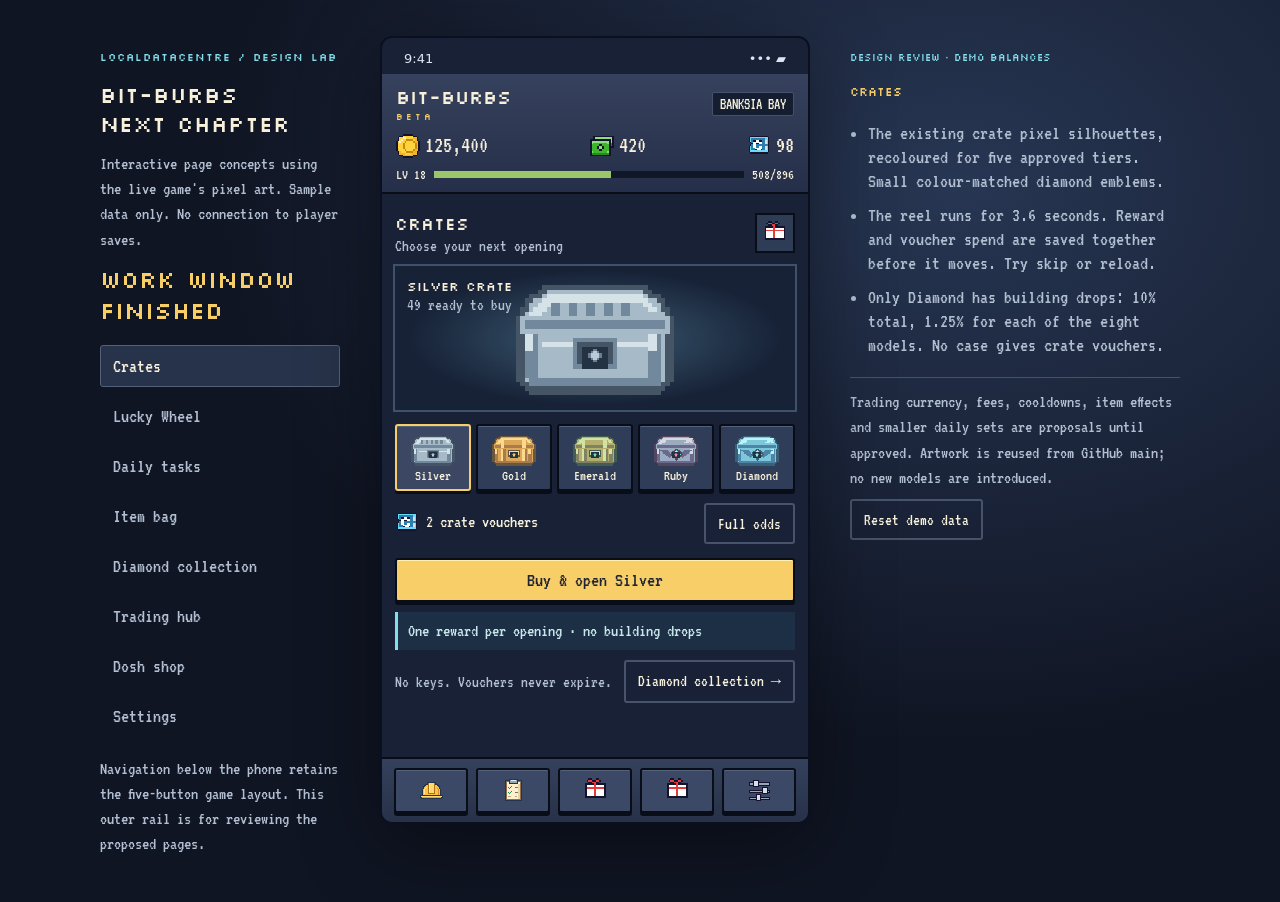
<file: docs/rewards-ui-review.html>
<!doctype html>
<html lang="en"><head><meta charset="utf-8"><meta name="viewport" content="width=device-width,initial-scale=1,viewport-fit=cover"><title>Bit-Burbs · rewards & trading design review</title>
<link href="https://fonts.googleapis.com/css2?family=Silkscreen&family=VT323&display=swap" rel="stylesheet">
<style>
:root{color-scheme:dark;--bg:#101523;--panel:#232b43;--hi:#35415f;--ink:#080d18;--cream:#f7f0da;--muted:#b2bfd1;--gold:#f8ce68;--cyan:#83deec;--green:#9bd69f;--red:#f08b99}*{box-sizing:border-box}body{margin:0;background:radial-gradient(ellipse at 75% 20%,#273653 0,transparent 55%),#101523;color:var(--cream);font:20px 'VT323',monospace}button,input,select{font:inherit}button{cursor:pointer;touch-action:manipulation}button:focus-visible,input:focus-visible,select:focus-visible{outline:3px solid var(--cyan);outline-offset:3px}button:disabled{opacity:.42;cursor:default}button,select,input{color:var(--cream);border:2px solid var(--ink);border-radius:3px;background:#303d58;padding:10px 12px;box-shadow:inset 0 1px #53627a,0 3px var(--ink)}button:active:not(:disabled){transform:translateY(2px);box-shadow:inset 0 1px #53627a,0 1px var(--ink)}.primary{background:var(--gold);color:#202433;box-shadow:inset 0 1px #fff0ac,0 3px var(--ink)}.quiet{background:transparent;box-shadow:none;border-color:#46536b}.danger{color:#ffbdc4}.small{font-size:17px}.muted{color:var(--muted)}h1,h2,h3,.pixel{font-family:'Silkscreen',monospace;font-weight:400}h1{font-size:22px;margin:0 0 14px}h2{font-size:17px;margin:0}h3{font-size:12px;line-height:1.6;margin:0 0 10px}p{margin:8px 0;line-height:1.2}.review{display:grid;grid-template-columns:240px minmax(320px,430px) minmax(200px,330px);justify-content:center;gap:40px;padding:36px 20px;align-items:start}.rail{padding-top:14px}.eyebrow{font:11px 'Silkscreen';letter-spacing:1px;color:var(--cyan);margin-bottom:16px}.rail nav{display:grid;gap:8px;margin:20px 0}.rail nav button{text-align:left;background:transparent;box-shadow:none;border:1px solid transparent;color:var(--muted)}.rail nav button[aria-current=page]{border-color:#53627a;background:#27334a;color:var(--cream)}.review-note{font-size:18px;line-height:1.4;color:var(--muted)}.deadline{font:24px 'Silkscreen';color:var(--gold);margin:10px 0 18px;font-variant-numeric:tabular-nums}.phone{background:#192136;border:2px solid #0a1020;box-shadow:0 20px 80px #0006;border-radius:12px;overflow:hidden;position:relative;min-width:0}.status{display:flex;justify-content:space-between;font:13px system-ui;padding:13px 22px 8px;color:#dce5f1}.hud{background:linear-gradient(#36415d,#252f49);padding:12px 14px 10px;border-bottom:2px solid var(--ink)}.brand{font:19px 'Silkscreen';line-height:1.2}.beta{display:block;font:9px 'Silkscreen';letter-spacing:3px;color:var(--gold);margin-top:2px}.money-row{display:flex;justify-content:space-between;gap:9px;margin-top:12px;font-size:23px}.currency{display:inline-flex;align-items:center;gap:5px;white-space:nowrap}.icon{width:24px;height:24px;image-rendering:pixelated;object-fit:contain;vertical-align:middle}.xp{display:flex;align-items:center;gap:8px;font-size:15px;margin-top:9px}.xp-track{height:7px;background:#101827;flex:1}.xp-track i{display:block;height:100%;width:57%;background:#9bc66a}.page-head{display:flex;justify-content:space-between;align-items:center;margin:18px 0 12px;gap:10px}.page-head .sub{font-size:17px;color:var(--muted);margin-top:3px}main{padding:0 13px 16px;min-height:545px}.heading-icon{width:40px;height:40px;background:#2e3c56;border:2px solid var(--ink);display:grid;place-items:center}.tabs{display:flex;gap:5px;margin-bottom:12px}.tabs button{flex:1;padding:8px 4px;font-size:18px}.tabs [aria-pressed=true]{background:#465575;color:var(--gold)}.tile,.panel{background:linear-gradient(135deg,#303c57,#263149);border:2px solid var(--ink);box-shadow:inset 0 1px #45516c;padding:12px;border-radius:3px}.panel{margin-bottom:12px}.row{display:flex;justify-content:space-between;align-items:center;gap:8px}.wrap{flex-wrap:wrap}.grid{display:grid;grid-template-columns:1fr 1fr;gap:10px}.grid>*{min-width:0}.chip{padding:3px 7px;background:#141e30;border:1px solid #46526c;border-radius:2px;font-size:16px;display:inline-flex;align-items:center;gap:4px}.chip .icon{width:18px;height:18px}.diamond-mark{width:7px;height:7px;background:var(--cyan);transform:rotate(45deg);display:inline-block;margin:0 5px 1px 2px}.art{width:100%;height:94px;image-rendering:pixelated;object-fit:contain;display:block}.asset-name{font-size:18px;line-height:1.1;margin:8px 0;min-height:39px}.asset .art{height:110px}.tile button{width:100%;padding:8px 5px}.tile.selected{border-color:var(--cyan)}.crate-plate{background:radial-gradient(ellipse at center,#3b5b72 0,#172237 66%);min-height:148px;position:relative;display:grid;place-items:center;margin:-2px -2px 12px;border:2px solid #40516c}.crate-plate canvas{width:176px;height:132px;image-rendering:pixelated}.crate-tier{position:absolute;left:12px;top:12px}.crate-tier b{font:13px 'Silkscreen';display:block}.tier-picks{display:grid;grid-template-columns:repeat(5,1fr);gap:5px;margin-bottom:12px}.tier-picks button{padding:6px 2px;font-size:15px;min-width:0}.tier-picks canvas{width:48px;height:36px;max-width:100%;image-rendering:pixelated;display:block;margin:auto}.tier-picks [aria-pressed=true]{border-color:var(--gold);background:#3c4863}.cost-banner{display:flex;align-items:center;justify-content:space-between;margin:8px 0 14px;font-size:18px}.wide{width:100%}.reward-line{display:flex;align-items:center;gap:6px;flex-wrap:wrap;margin-top:8px}.reward-line .icon{width:18px;height:18px}.teal{color:var(--cyan)}.gold{color:var(--gold)}.green{color:var(--green)}.rule{height:1px;background:#46526b;margin:12px 0}.reel-shell{overflow:hidden;position:relative;height:132px;background:#0f192a;border:2px solid #41516b;margin:12px 0}.reel-shell:after{content:'';position:absolute;top:0;bottom:0;left:50%;width:2px;background:var(--gold);pointer-events:none;box-shadow:0 0 5px #f8ce6860}.reel{display:flex;gap:8px;position:absolute;left:0;top:5px;will-change:transform}.prize{width:102px;flex:0 0 102px;height:118px;background:#2c405a;border-bottom:4px solid var(--cyan);display:grid;place-items:center;text-align:center;padding:6px;font-size:17px}.prize .icon{width:42px;height:42px}.prize .art{height:68px}.task{padding:12px 10px;margin-bottom:8px}.task .name{font-size:21px;line-height:1.1}.task .row>div{min-width:0}.difficulty{font:8px 'Silkscreen';color:var(--cyan);margin-bottom:7px}.taskbar{height:8px;background:#0f1729;margin:10px 0 6px}.taskbar i{height:100%;display:block;background:#93c76b;background-image:repeating-linear-gradient(to right,transparent 0 11px,#17273a 11px 13px)}.task button{padding:7px 10px;min-width:65px;min-height:42px}.task .replace{min-width:36px;padding:5px}.milestones{display:grid;grid-template-columns:1fr 1fr;gap:8px}.milestones .panel{padding:10px;font-size:17px}.settings-row{display:flex;align-items:center;justify-content:space-between;gap:12px;padding:11px 0;border-bottom:1px solid #3c4961}.settings-row:last-child{border:0}.toggle{position:relative;display:inline-flex}.toggle input{accent-color:var(--gold);width:22px;height:22px;box-shadow:none}.toggle span{font-size:18px;margin-left:6px}.section-title{font:10px 'Silkscreen';color:var(--cyan);margin:16px 0 8px}.account-art{width:40px;height:40px;image-rendering:pixelated;background:#374962;padding:5px}.shop-offer{position:relative;padding:11px 10px;min-height:175px;display:flex;flex-direction:column}.shop-offer .offer-title{font:10px 'Silkscreen';line-height:1.5;color:var(--gold);min-height:32px}.shop-offer .reward-line{flex:1;margin:10px 0;display:block;font-size:19px}.shop-offer .reward-line div{margin:4px 0}.shop-offer button{margin-top:8px}.nav-bar{display:flex;justify-content:space-between;background:linear-gradient(#35415d,#273148);border-top:2px solid var(--ink);padding:9px 12px calc(9px + env(safe-area-inset-bottom,0px));gap:8px}.nav-bar button{flex:1;padding:8px 2px;background:#3b4966;min-height:42px}.nav-bar .icon{width:25px;height:25px}.notes{padding-top:14px}.notes h3{color:var(--gold)}.notes li{margin:10px 0;color:var(--muted);line-height:1.2}.notes ul{padding-left:18px}.state-label{font:10px 'Silkscreen';color:var(--cyan);margin-bottom:16px;line-height:1.6}.price{font-size:24px;color:var(--gold)}.filter{display:flex;gap:8px;margin-bottom:10px}.filter input{width:100%;min-width:0;box-shadow:none;font-size:18px;padding:9px}.filter select{width:116px;font-size:17px;box-shadow:none}.table-row{display:grid;grid-template-columns:1fr auto;gap:10px;padding:10px 0;border-bottom:1px solid #42516a;font-size:18px}.empty{padding:26px 12px;text-align:center;color:var(--muted)}.collection-strip{display:flex;justify-content:space-between;align-items:center;padding:11px;margin-bottom:12px;border:1px solid #455771;background:#24334a}.dialog-backdrop{position:absolute;inset:0;background:#080e19d9;z-index:20;display:grid;align-items:center;padding:16px}.dialog{background:#26334c;border:2px solid #677d9a;box-shadow:0 8px 40px #0008;padding:18px;border-radius:5px;max-height:92%;overflow:auto}.dialog h2{font-size:16px;line-height:1.5}.dialog .art{height:170px}.dialog input{width:100%;margin:12px 0;font-size:22px}.dialog .actions{display:flex;gap:8px;margin-top:16px}.dialog .actions button{flex:1}.dialog .actions.stack{display:grid}.notice{background:#1c2f45;color:#c8e7ec;padding:10px;border-left:3px solid var(--cyan);font-size:18px;margin:10px 0}.offer-side{background:#172339;padding:12px;margin-top:10px}.offer-side .art{height:90px}.receipt{word-break:break-all;font-size:16px;color:var(--muted)}[hidden]{display:none!important}
@media(max-width:1120px){.review{grid-template-columns:190px minmax(320px,410px);gap:24px}.notes{grid-column:2;padding:0}}@media(max-width:680px){body{font-size:19px}.review{display:block;padding:12px 8px}.rail{padding:4px 4px 12px}.rail h1{font-size:16px;margin:0}.rail .review-note,.rail .eyebrow{display:none}.rail nav{display:flex;overflow-x:auto;margin:10px 0 4px;padding-bottom:6px;gap:4px}.rail nav button{white-space:nowrap;font-size:17px;padding:8px}.deadline{font:11px 'Silkscreen';margin:8px 0}.phone{max-width:430px;margin:auto;border-radius:6px}.notes{max-width:430px;margin:20px auto}.notes li{font-size:18px}main{min-height:510px}}@media(prefers-reduced-motion:reduce){*{scroll-behavior:auto!important;transition:none!important}}
.shop-review-note{display:none}.shop-offer{min-height:156px;height:156px;padding:8px}.shop-offer .offer-title{font-size:9px;min-height:25px;line-height:1.3}.shop-offer .reward-line{font-size:17px;margin:5px 0;line-height:1}.shop-offer .reward-line div{margin:3px 0}.shop-offer button{padding:6px 3px;margin-top:4px}.shop-offer .icon{width:17px;height:17px}main:has(.shop-offer){min-height:0}.dialog-backdrop{position:fixed;inset:0}.dialog{width:min(400px,calc(100vw - 32px));max-height:90dvh;margin:auto}.wheel-large{width:170px;height:170px}
</style></head><body>
<div class="review"><aside class="rail"><div class="eyebrow">localdatacentre / design lab</div><h1>bit-burbs<br>next chapter</h1><p class="review-note">Interactive page concepts using the live game's pixel art. Sample data only. No connection to player saves.</p><div class="deadline" id="workTime">work countdown</div><nav id="pageNav" aria-label="Review pages"></nav><p class="review-note small">Navigation below the phone retains the five-button game layout. This outer rail is for reviewing the proposed pages.</p></aside>
<section class="phone" aria-label="Bit-Burbs mobile page preview"><div class="status"><span>9:41</span><span>••• ▰</span></div><header class="hud"><div class="row"><div class="brand">BIT-BURBS<span class="beta">BETA</span></div><span class="chip">BANKSIA BAY</span></div><div class="money-row" id="wallet"></div><div class="xp"><span>LV 18</span><div class="xp-track"><i></i></div><span>508/896</span></div></header><main id="screen"></main><footer class="nav-bar" id="bottomNav"></footer><div id="modalRoot"></div></section>
<aside class="notes"><div class="state-label">DESIGN REVIEW · DEMO BALANCES</div><h3 id="noteTitle"></h3><ul id="noteList"></ul><div class="rule"></div><p class="review-note small">Trading currency, fees, cooldowns, item effects and smaller daily sets are proposals until approved. Artwork is reused from GitHub main; no new models are introduced.</p><button class="quiet small" id="resetDemo">Reset demo data</button></aside></div>
<script src="bit-burbs-art.js"></script><script src="rewards-ui-review.js"></script></body></html>
</file>
<file: exchange-art/crate-room.css>
/* The shop, opening room, and reel share the dark navy of the Exchange frame. */
body:is([data-screen="vault"],[data-screen="opening"]) .exchange,
body:is([data-screen="vault"],[data-screen="opening"]) .exchange main {
  background: var(--exchange-navy);
}
.crate-console {
  --tier: var(--opening-tier);
  padding: clamp(12px,3vw,20px) 4px;
  color: var(--cream);
}
.crate-status {
  display: flex;
  align-items: baseline;
  justify-content: space-between;
  gap: 8px;
}
.exchange .crate-status h2 {
  margin: 0;
  color: var(--tier);
  font: clamp(17px,4.5vw,23px)/1.2 Silkscreen,monospace;
}
.crate-status span { color: #ced6eb; white-space: nowrap; }
.crate-display {
  display: grid;
  place-items: center;
  min-height: clamp(124px,25svh,200px);
}
.crate-display .crate-sprite { width: 192px; }
.exchange .crate-console .tier-picks { gap: 4px; margin: 0; }
.exchange .crate-console .tier-picks button {
  display: grid;
  align-content: center;
  justify-items: center;
  min-height: 62px;
}
.exchange .crate-console .tier-picks .crate-sprite { width: min(100%,48px); margin: 3px auto 2px; }
.shop-actions,.opening-actions,.room-inventory {
  display: grid;
  grid-auto-flow: column;
  grid-auto-columns: minmax(0,1fr);
  gap: 6px;
  margin-top: 9px;
}
.shop-actions { grid-template-columns: 1.4fr 1fr; }
.buy-action span { display: inline-flex; align-items: center; gap: 4px; margin-left: 8px; }
.buy-action .icon { width: 22px; height: 22px; }
body .exchange #screen .crate-console .odds-control {
  display: block;
  margin: 7px auto 0;
  background: transparent;
  color: #c4d0e5;
  text-decoration: underline;
  text-underline-offset: 3px;
  font-size: 18px;
}
body .exchange #screen .crate-console .odds-control::before { background: transparent; box-shadow: none; }
body .exchange #screen .crate-console .odds-control:focus-visible::before { box-shadow: inset 0 0 0 2px var(--tier); }
.featured-details { margin-top: 4px; border-top: 1px solid #394258; padding: 10px 0; }
.featured-details summary { color: var(--tier); cursor: pointer; }
.featured-details .panel { margin-bottom: 0; }
body[data-screen="opening"] #modalRoot :is(.roll-dialog,.reward-dialog) {
  width: min(560px,calc(100vw - 20px));
  max-height: 92dvh;
  border: 2px solid #48546d;
  border-radius: 0;
  padding: clamp(10px,2.6vw,16px);
  background: var(--exchange-navy);
  box-shadow: 0 4px 0 #0c101d;
}
:is(.roll-dialog,.reward-dialog) h2 { margin: 0 0 12px; color: var(--opening-tier); font: 17px/1.2 Silkscreen,monospace; }
#modalRoot .roll-dialog .reel-shell {
  margin: 8px 0;
  height: clamp(86px,16dvh,124px);
  background: var(--exchange-navy);
  border: 2px solid #384253;
}
#modalRoot .roll-dialog[data-lanes="1"] .reel-shell { height: clamp(124px,25dvh,176px); }
#modalRoot .roll-dialog .reel { left: 50%; top: 4px; bottom: 4px; gap: 5px; }
#modalRoot .roll-dialog .prize {
  width: 96px;
  flex: 0 0 96px;
  height: 100%;
  padding: 4px;
  align-content: center;
  gap: 5px;
  font: 18px/1 VT323,monospace;
  background: color-mix(in srgb,var(--opening-tier) 9%,var(--exchange-navy));
  border-bottom: 2px solid color-mix(in srgb,var(--opening-tier) 53%,var(--exchange-navy));
}
#modalRoot .roll-dialog .prize .icon { width: 42px; height: 42px; }
#modalRoot .roll-dialog[data-lanes="1"] .prize .icon { width: 56px; height: 56px; }
#modalRoot .roll-dialog .prize .art { width: 65px; height: 45px; object-fit: contain; }
#modalRoot .roll-dialog .prize.landed {
  box-shadow: inset 0 0 0 2px var(--opening-tier);
  background: color-mix(in srgb,var(--opening-tier) 24%,var(--exchange-navy));
}
#modalRoot .roll-dialog .reel-shell::before,
#modalRoot .roll-dialog .reel-shell::after {
  content: '';
  position: absolute;
  z-index: 1;
  left: calc(50% - 6px);
  top: 0;
  bottom: auto;
  width: 0;
  height: 0;
  border-inline: 6px solid transparent;
  border-top: 7px solid var(--opening-tier);
  background: none;
  box-shadow: none;
  pointer-events: none;
}
#modalRoot .roll-dialog .reel-shell::after { top: auto; bottom: 0; transform: rotate(180deg); }
.reward-origin { color: #cbd2e2; margin: 0 0 10px; }
.reward-display { display: grid; grid-auto-flow: column; grid-auto-columns: minmax(0,1fr); gap: 4px; }
.reward-plinth {
  display: grid;
  grid-template-rows: 84px auto;
  align-items: center;
  justify-items: center;
  gap: 8px;
  padding: 12px 4px;
  text-align: center;
  background: #222a3c;
  border-bottom: 3px solid var(--opening-tier);
}
#modalRoot .reward-plinth .icon { width: 64px; height: 64px; image-rendering: pixelated; }
#modalRoot .reward-plinth .art { width: min(100%,120px); height: 80px; object-fit: contain; }
.reward-plinth strong { font: 22px/1 VT323,monospace; color: #fff4df; }
@media(max-width:370px) {
  .exchange .crate-console .tier-picks { gap: 2px; }
  .room-inventory button { padding-inline: 5px; }
}
@media(max-height:540px) {
  .crate-display { min-height: 84px; }
  .crate-display .crate-sprite { width: 128px; }
  #modalRoot .roll-dialog[data-lanes="3"] .reel-shell { height: 62px; }
  #modalRoot .roll-dialog[data-lanes="3"] .prize { grid-auto-flow: column; gap: 3px; font-size: 16px; }
  #modalRoot .roll-dialog[data-lanes="3"] .prize :is(.art,.icon) { width: 28px; height: 28px; }
}

/* Inventory-sized sprites on compact, stepped game buttons. */
body[data-screen="vault"] #screen .tier-picks button {
  padding: 4px 1px 6px;
  min-height: 62px;
  gap: 1px;
  --button-fill: #283347;
  font: 18px/1 VT323, monospace;
}
body[data-screen="vault"] #screen .tier-picks button[aria-pressed="true"] {
  --button-fill: color-mix(in srgb,var(--tier) 24%,#243144);
  --button-text: #fff7df;
  /* The button silhouette supplies the stepped frame around its inset face. */
  background: var(--tier);
  outline: none;
}
body[data-screen="vault"] #screen .tier-picks .crate-sprite { width:32px; margin:2px auto; }
body:is([data-screen="vault"],[data-screen="opening"]) #screen .crate-display .crate-sprite { width:128px; margin:0; justify-self:center; }
body:is([data-screen="vault"],[data-screen="opening"]) #screen :is(.shop-actions,.opening-actions,.room-inventory) button {
  min-height:48px;
  padding:6px 8px;
  font:22px/1 VT323,monospace;
}
body[data-screen="opening"] #screen .opening-actions [data-action="open-three"]:enabled {
  --button-fill:color-mix(in srgb,var(--opening-tier) 80%,white);
  --button-text:#142239;
}
body[data-screen="opening"] #screen .room-inventory button[data-page="storage"] {
  --button-fill:#d2d5da;
  --button-text:#15122e;
}
body[data-screen="storage"] #screen button.stock-crate {
  display:grid;
  grid-template-columns:48px 1fr auto;
  gap:12px;
  align-items:center;
  width:100%;
  margin:6px 0;
  padding:6px 14px;
  min-height:52px;
  font:22px/1 VT323,monospace;
  text-align:left;
  --button-fill:#293749;
  --button-text:#eff4f3;
}
body[data-screen="storage"] #screen button.stock-crate[data-inspect]:enabled {
  --button-fill:color-mix(in srgb,var(--tier) 20%,#263248);
  --button-text:#fff7df;
}
body[data-screen="storage"] #screen .stock-crate .crate-sprite { width:32px; height:24px; margin:0; justify-self:center; }
body[data-screen="storage"] #screen .stock-crate span { color:var(--tier); }
body:is([data-screen="opening"],[data-screen="vault"],[data-screen="storage"]) :is(#screen,#modalRoot,#pageNav) button:active:enabled {
  transform:translateY(1px);
}

#modalRoot .roll-dialog .prize.landed {
  background:color-mix(in srgb,var(--opening-tier) 34%,#171b28);
  box-shadow:inset 0 0 0 3px var(--opening-tier);
}
@media (prefers-reduced-motion:no-preference) {
  #modalRoot .landed :is(.icon,.art) { animation:crate-settle 280ms steps(4,end) both; }
  #modalRoot .reward-arrival .reward-plinth { animation:crate-settle 320ms steps(5,end) both; }
  #modalRoot .reward-arrival .reward-plinth:nth-child(2) { animation-delay:60ms; }
  #modalRoot .reward-arrival .reward-plinth:nth-child(3) { animation-delay:120ms; }
}
@keyframes crate-settle {
  0% { transform:translateY(5px); }
  55% { transform:translateY(-3px); }
  100% { transform:translateY(0); }
}
</file>
<file: crate-demo/embedded.css>
body[data-city-preview] { background:#171b28; }
body[data-city-preview] .exchange {
  width:100%; max-width:none; height:100dvh; min-height:0; padding:0; margin:0;
  display:grid; grid-template-columns:minmax(0,1fr); grid-template-rows:auto minmax(0,1fr) auto;
  gap:0; background:#171b28; border:0; box-shadow:none;
}
body[data-city-preview] .exchange header {
  grid-row:1; padding:5px 12px; min-height:0; background:#171b28; border:0;
  justify-content:flex-end; box-shadow:none;
}
body[data-city-preview] .exchange header :is(h1,small), body[data-city-preview] #exchangeAccount { display:none; }
body[data-city-preview] .exchange #screen {
  grid-row:2; min-height:0; overflow:auto; padding:4px clamp(8px,3vw,16px);
  border:0; background:#171b28; overscroll-behavior:contain;
}
body[data-city-preview] #pageNav {
  grid-row:3; position:static; margin:0; padding:6px 6px max(6px,env(safe-area-inset-bottom));
  background:#202638; border:0; min-width:0;
}
body[data-city-preview] #modalRoot:empty { display:none; }
body[data-city-preview] .crate-console { padding-top:6px; }
body[data-city-preview] #reelTiming { background:#242d40; padding:3px; font:inherit; }
body[data-city-preview] .reel-controls { text-align:center; color:#bcc8db; margin:8px 0; font:17px VT323,monospace; }
body[data-city-preview] .reel-controls summary { cursor:pointer; padding:6px; }
body[data-city-preview] #wallet { white-space:nowrap; }
</file>
<file: page-shell.css>
@font-face {
  font-family: 'VT323';
  font-style: normal;
  font-weight: 400;
  font-display: swap;
  src: url('./fonts/vt323-400.woff2') format('woff2');
}
@font-face {
  font-family: 'Silkscreen';
  font-style: normal;
  font-weight: 400;
  font-display: swap;
  src: url('./fonts/silkscreen-400.woff2') format('woff2');
}
@font-face {
  font-family: 'Silkscreen';
  font-style: normal;
  font-weight: 700;
  font-display: swap;
  src: url('./fonts/silkscreen-700.woff2') format('woff2');
}

/* The Dosh Shop sets the proportions for every in-game menu. */
:root {
  --page-shell-width: 580px;
  --page-frame-width: 4px;
  --page-head-block: 10px;
  --page-head-inline: 12px;
  --page-close-size: 36px;
  --page-currency-size: 24px;
}

/* One palette for the city, sheets and embedded Exchange rooms. */
:root {
  --navy-bg: #081426;
  --navy-panel: #12243b;
  --navy-raised: #1a324c;
  --navy-edge: #29435c;
  --navy-text: #f0f5fc;
  --navy-muted: #bbccdf;
  --navy-accent: #48d8cb;
  --navy-accent-dark: #092b32;
  --bb-cut: inset(0);
  --p-ink: var(--navy-bg); --p-outline: var(--navy-edge);
  --p-surface: var(--navy-panel); --p-surface-raised: var(--navy-raised);
  --p-panel: var(--navy-bg); --p-card: var(--navy-panel);
  --p-card-alt: var(--navy-panel); --p-header: var(--navy-panel);
  --p-light: var(--navy-edge); --p-deep: var(--navy-bg);
  --p-text: var(--navy-text); --p-muted: var(--navy-muted);
  --p-accent: var(--navy-accent);
  --home-blue: var(--navy-panel); --home-edge: var(--navy-edge);
  --exchange-navy: var(--navy-bg);
}
body[data-menu-page], body[data-screen] {
  --page-surface: var(--navy-bg);
  --page-band: var(--navy-panel);
  --page-edge: var(--navy-edge);
  --page-ink: var(--navy-text);
  --page-muted: var(--navy-muted);
  --room-surface: var(--navy-bg);
  --room-chrome: var(--navy-panel);
  --room-frame: var(--navy-edge);
  --room-rule: var(--navy-edge);
}

body.sheet-open #scrim {
  background: var(--page-edge);
  transition: none;
}
body.sheet-open #sheet.open {
  box-sizing: border-box;
  left: env(safe-area-inset-left, 0px) !important;
  right: env(safe-area-inset-right, 0px) !important;
  width: auto !important;
  max-width: var(--page-shell-width) !important;
  margin-inline: auto !important;
  transform: none !important;
  border: var(--page-frame-width) solid var(--page-edge) !important;
  border-radius: 0;
  box-shadow: none !important;
  padding: 0 !important;
  background: var(--page-surface);
}
body.sheet-open #sheet.open::after {
  content: "";
  flex: 0 0 env(safe-area-inset-bottom, 0px);
  background: var(--page-band);
}
body.sheet-open #sheet .shead.page-head {
  display: flex;
  position: static;
  align-items: center;
  gap: 6px;
  flex: none;
  padding: var(--page-head-block) var(--page-head-inline);
  color: var(--page-ink);
  background: var(--page-band);
  border-bottom: var(--page-frame-width) solid var(--page-edge);
  box-shadow: none;
}
#sheet .page-heading {
  flex: 1 0 min-content;
}
#sheet .shead.page-head #sheetTitle {
  margin: 0;
  color: inherit;
  font: 400 16px/1.12 Silkscreen, monospace;
  overflow-wrap: normal;
  text-shadow: none;
}
#sheet .page-heading small {
  display: block;
  margin-top: 2px;
  color: var(--page-muted);
  font: 400 9px/1.2 monospace;
  letter-spacing: .14em;
  text-transform: uppercase;
}
#sheet .page-wallet {
  display: flex;
  flex: 0 1 auto;
  align-items: center;
  justify-content: flex-end;
  flex-wrap: wrap;
  gap: 3px 8px;
  max-width: 52%;
}
#sheet .page-balance {
  display: inline-flex;
  align-items: center;
  gap: 4px;
  font: 400 18px/1 VT323, monospace;
  color: var(--page-ink);
  white-space: nowrap;
}
#sheet .page-balance canvas {
  flex: none;
  width: var(--page-currency-size);
  height: var(--page-currency-size);
  image-rendering: pixelated;
}

/* Keep prices and placement actions level when neighbouring cards wrap. */
#sheetBody .bcard .price,
#sheetBody .bag-supplies .bag-card button {
  margin-top: auto;
}

#sheet #sheetBody button.pixel-btn.pb {
  min-height: 44px !important;
}

#sheetBody [data-login-schedule] > summary {
  box-sizing: border-box;
  min-height: 44px;
  padding-block: 10px;
  cursor: pointer;
}

#exchangeHandoff {
  max-width: calc(100% - 32px);
  margin: auto;
  padding: 12px 18px;
  border: 3px solid #121623;
  background: #30364b;
  color: #f4f1fb;
  font: 22px/1.2 VT323, monospace;
  text-align: center;
}
#exchangeHandoff::backdrop { background: #121623a8; }
#exchangeHandoff p { margin: 0; }
#exchangeHandoff button { margin-top: 10px; }

/* Presentation only: retain existing sizing, navigation and gameplay handlers.
   These scoped rules win over the older page-specific inline colour rules. */
html, body, body::before, body::after,
body .city-exchange-room, body .city-exchange-room[data-room="shop"] {
  background: var(--navy-bg) !important;
}
body #hud, body #nav {
  background: var(--navy-panel) !important;
  border-color: var(--navy-edge) !important;
}
body #sheet, body #sheet #sheetBody,
body #mg #mgPanel.mgp, body #mg #mgPanel.mg-wheel,
body #mg #mgPanel.mg-market, body #card, body #modalBox {
  background: var(--navy-bg) !important;
  color: var(--navy-text) !important;
  border-color: var(--navy-edge) !important;
  box-shadow: none !important;
}
body #mg #mgPanel.mg-wheel {
  --wheel-face: var(--navy-bg);
  --wheel-head: var(--navy-panel);
  --wheel-edge: var(--navy-edge);
}
body #sheet .shead.page-head, body #mg #mgPanel .mg-screen-head,
body #mgPanel .mg-page-foot, body #sheet::after {
  background: var(--navy-panel) !important;
  color: var(--navy-text) !important;
  border-color: var(--navy-edge) !important;
  box-shadow: none !important;
}
body #sheet #sheetTitle, body #sheet #sheetBody :is(h3,.note),
body #sheet .bag-card :is(b,small,span), body #mgPanel .mg-screen-head small {
  color: var(--navy-text) !important;
}
body #sheet #sheetBody :is(p,small,label), body #sheet .page-heading small {
  color: var(--navy-muted) !important;
}
body #sheet #sheetBody :is(.sect,.bcard,.bag-card,.daily-head,.daily-task-card,.daily-count),
body #sheet .settings-profile dl div,
body #mg #mgPanel :is(.wheel-rewards,.pips,.odds,.mcard,.ptable,.pr,.ph,.grind) {
  background: var(--navy-panel) !important;
  border-color: var(--navy-edge) !important;
  color: var(--navy-text) !important;
  box-shadow: none !important;
}
/* Neutral controls everywhere; teal denotes a selected or primary action. */
body button.pixel-btn, body .city-auth button {
  --bb-face: var(--navy-raised) !important;
  --bb-top: var(--navy-edge) !important;
  --bb-bottom: var(--navy-panel) !important;
  --bb-edge: var(--navy-edge) !important;
  color: var(--navy-text) !important;
  text-shadow: none !important;
}
body button.pixel-btn:is([aria-pressed="true"],.daily-claim,[data-act="saveCityNow"],
  [data-act="accountSave"],[data-act="confirmPlace"],#spinBtn),
body .city-auth button.primary, body .city-welcome .beta-actions button {
  --bb-face: var(--navy-accent) !important;
  --bb-top: #82e8df !important;
  --bb-bottom: #299e9b !important;
  color: var(--navy-accent-dark) !important;
}
body button.pixel-btn:is(.red,[data-act="demolish"],[data-act="reset"]) {
  color: #ffbac5 !important;
}
body button.pixel-btn:focus-visible, body .exchange button:focus-visible {
  outline: 2px solid var(--navy-accent) !important;
  outline-offset: 2px !important;
}
body #hud :is(#clock,#fpsCounter), body #advisor, body #legend, body #toast,
body #exchangeHandoff {
  background: var(--navy-panel) !important;
  border-color: var(--navy-edge) !important;
  color: var(--navy-text) !important;
}
/* Account and welcome pages follow the same palette, including form fields. */
body .city-auth, body .city-auth.city-welcome, body .city-welcome .beta-card {
  background: var(--navy-bg) !important;
  color: var(--navy-text) !important;
  border-color: var(--navy-edge) !important;
  box-shadow: none !important;
}
body .city-welcome .beta-card { background: var(--navy-panel) !important; }
body .city-auth :is(h2,label,b), body .city-welcome .beta-info b {
  color: var(--navy-text) !important;
}
body .city-auth :is(.hint,details,.beta-intro,.beta-help,.beta-access),
body .city-welcome .beta-info span { color: var(--navy-muted) !important; }
body .city-auth input, body .city-auth select {
  background: var(--navy-bg) !important;
  color: var(--navy-text) !important;
  border-color: var(--navy-edge) !important;
}
body .city-welcome :is(.beta-brand,form,.beta-shell)::after,
body .city-welcome :is(.beta-brand,form) { border-color: var(--navy-edge) !important; }
body .city-welcome .beta-status { color: #ffbac5; }

/* These selectors also apply inside the generated srcdoc crate/shop rooms. */
body[data-screen], body[data-city-preview] {
  --cream: var(--navy-text); --muted: var(--navy-muted);
  --bg: var(--navy-bg); --panel: var(--navy-panel); --hi: var(--navy-raised);
  --ink: var(--navy-bg); --cyan: var(--navy-accent);
}
body .exchange, body .exchange #screen, body .exchange #exchangeAccount {
  background: var(--navy-bg) !important;
  color: var(--navy-text) !important;
  border-color: var(--navy-edge) !important;
}
body .exchange > header, body .exchange #pageNav {
  background: var(--navy-panel) !important;
  border-color: var(--navy-edge) !important;
}
body .exchange :is(.panel,.tile,.shop-offer,.crate-plate,.collection-strip,.dialog,.notice) {
  background: var(--navy-panel) !important;
  border-color: var(--navy-edge) !important;
  color: var(--navy-text) !important;
  box-shadow: none !important;
}
body .exchange :is(header small,.sub,.muted,.offer-title) {
  color: var(--navy-muted) !important;
}
body .exchange :is(#screen,#modalRoot,#pageNav,#exchangeAccount) button {
  --button-fill: var(--navy-raised) !important;
  --button-text: var(--navy-text) !important;
}
body .exchange :is(#screen,#modalRoot,#pageNav) button:is(.primary,[aria-current="page"],[aria-pressed="true"]) {
  --button-fill: var(--navy-accent) !important;
  --button-text: var(--navy-accent-dark) !important;
}
body .exchange .dialog-backdrop { background: #081426dc; }
body .exchange a { color: var(--navy-accent); }
body #mg.show, body #modal.show, body.sheet-open #scrim {
  background: var(--navy-bg) !important;
}
body #mg #mgPanel .wodds,
body #mg #mgPanel :is(.odds,.wodds) summary {
  background: var(--navy-panel) !important;
  color: var(--navy-muted) !important;
  border-color: var(--navy-edge) !important;
}
body .exchange :is(#screen,#modalRoot,#pageNav,#exchangeAccount) button {
  background: var(--navy-edge) !important;
}
body .exchange a.city-close {
  background: var(--navy-raised) !important;
  border-color: var(--navy-edge) !important;
  color: var(--navy-text) !important;
  box-shadow: none !important;
}
body #sheet #sheetBody .mission-row {
  background: var(--navy-panel) !important;
  border-color: var(--navy-edge) !important;
  --task-accent: var(--navy-accent);
}
body #sheet #sheetBody .mission-payout {
  background: var(--navy-raised) !important;
}
body #sheet #sheetBody .daily-progress-step {
  background: var(--navy-bg);
}
body #sheet[data-view="tasks"] #sheetBody .collect-btn {
  color: var(--navy-accent-dark) !important;
  --bb-face: var(--navy-accent) !important;
  --bb-top: #82e8df !important;
  --bb-bottom: #299e9b !important;
}
body #sheet[data-view="tasks"] #sheetBody .collect-btn:disabled {
  --bb-face: var(--navy-raised) !important;
  --bb-top: var(--navy-edge) !important;
  --bb-bottom: var(--navy-panel) !important;
  color: var(--navy-muted) !important;
}
body #sheet .login-strip details { color: var(--navy-muted); }

/* Paint a filled stepped outline and an inset face. The button itself stays
   unclipped, so its focus ring and notification are never cut off. */
:root {
  --pixel-round: polygon(0 6px,3px 6px,3px 3px,6px 3px,6px 0,
    calc(100% - 6px) 0,calc(100% - 6px) 3px,calc(100% - 3px) 3px,
    calc(100% - 3px) 6px,100% 6px,100% calc(100% - 6px),
    calc(100% - 3px) calc(100% - 6px),calc(100% - 3px) calc(100% - 3px),
    calc(100% - 6px) calc(100% - 3px),calc(100% - 6px) 100%,6px 100%,
    6px calc(100% - 3px),3px calc(100% - 3px),3px calc(100% - 6px),0 calc(100% - 6px));
}
body :is(#sheet #sheetBody button.pixel-btn, #mg #mgPanel button.pixel-btn, #nav > button.pixel-btn, #mapctl button.pixel-btn, #modal button.pixel-btn, #hud button.pixel-btn, #card button.pixel-btn, #advisor.pixel-btn, .exchange button, .exchange a.city-close, .city-auth button) {
  position: relative !important;
  isolation: isolate;
  clip-path: none !important;
  border: 0 !important;
  border-radius: 0 !important;
  background: transparent !important;
  box-shadow: none !important;
}
body :is(#sheet #sheetBody button.pixel-btn, #mg #mgPanel button.pixel-btn, #nav > button.pixel-btn, #mapctl button.pixel-btn, #modal button.pixel-btn, #hud button.pixel-btn, #card button.pixel-btn, #advisor.pixel-btn, .exchange button, .exchange a.city-close, .city-auth button)::before,
body :is(#sheet #sheetBody button.pixel-btn, #mg #mgPanel button.pixel-btn, #nav > button.pixel-btn, #mapctl button.pixel-btn, #modal button.pixel-btn, #hud button.pixel-btn, #card button.pixel-btn, #advisor.pixel-btn, .exchange button, .exchange a.city-close, .city-auth button)::after {
  content: "" !important;
  display: block !important;
  position: absolute !important;
  pointer-events: none;
  clip-path: var(--pixel-round) !important;
  border: 0 !important;
  border-radius: 0 !important;
  transform: none !important;
}
body :is(#sheet #sheetBody button.pixel-btn, #mg #mgPanel button.pixel-btn, #nav > button.pixel-btn, #mapctl button.pixel-btn, #modal button.pixel-btn, #hud button.pixel-btn, #card button.pixel-btn, #advisor.pixel-btn, .exchange button, .exchange a.city-close, .city-auth button)::before {
  inset: 0 !important;
  z-index: -2 !important;
  background: var(--bb-edge,var(--navy-edge)) !important;
  box-shadow: none !important;
}
body :is(#sheet #sheetBody button.pixel-btn, #mg #mgPanel button.pixel-btn, #nav > button.pixel-btn, #mapctl button.pixel-btn, #modal button.pixel-btn, #hud button.pixel-btn, #card button.pixel-btn, #advisor.pixel-btn, .exchange button, .exchange a.city-close, .city-auth button)::after {
  inset: 2px !important;
  z-index: -1 !important;
  background: var(--button-fill,var(--bb-face,var(--navy-raised))) !important;
  box-shadow: inset 0 2px 0 #ffffff2b,inset 0 -3px 0 #00000026 !important;
}
/* Each home destination gets its own fresh colour; pages remain navy. */
body #nav > button.pixel-btn[data-open="build"] { --bb-face:#58ade8 !important; --bb-edge:#2b5f8a !important; }
body #nav > button.pixel-btn[data-open="tasks"] { --bb-face:#71cdb8 !important; --bb-edge:#35796e !important; }
body #nav > button.pixel-btn[data-open="crates"] { --bb-face:#8f9ce6 !important; --bb-edge:#4a568f !important; }
body #nav > button.pixel-btn[data-open="wheel"] { --bb-face:#ef91ac !important; --bb-edge:#99506e !important; }
body #nav > button.pixel-btn[data-open="bag"] { --bb-face:#e9bf70 !important; --bb-edge:#92713a !important; }
body #nav > #zmkt.pixel-btn[data-open="market"] { --bb-face:#88cba2 !important; --bb-edge:#467b5b !important; }
body #nav > button.pixel-btn.bag-unread[data-open="bag"] { box-shadow:none !important; }
/* Let compact task labels use the same single painted face. */
body #sheet #sheetBody .collect-face {
  background: transparent !important;
  border: 0 !important;
  box-shadow: none !important;
  clip-path: none !important;
}
body #nav .bag-unread .dock-icon { filter: none; }
body #nav .dot {
  position: absolute !important;
  top: 2px !important;
  right: 2px !important;
  display: grid;
  place-items: center;
  width: 16px !important;
  min-width: 16px !important;
  height: 16px !important;
  padding: 0 !important;
  border: 1px solid #ffb1bd !important;
  border-radius: 0 !important;
  background: #bd304e !important;
  color: #fff !important;
  font: 20px/1 'VT323', monospace !important;
  box-shadow: none !important;
  pointer-events: none;
  z-index: 2;
}
body #nav .dot[hidden] { display: none !important; }

/* Destination palettes share the dock colours. */
body[data-menu-page="build"] { --navy-bg:#102439; --navy-panel:#1b3b57; --navy-raised:#285675; --navy-edge:#41749a; --navy-accent:#58ade8; }
body[data-menu-page="tasks"] { --navy-bg:#102c2b; --navy-panel:#1b4540; --navy-raised:#285d55; --navy-edge:#468b7b; --navy-accent:#71cdb8; }
body[data-menu-page="bag"] { --navy-bg:#30271a; --navy-panel:#493b25; --navy-raised:#635032; --navy-edge:#98794a; --navy-accent:#e9bf70; }
body[data-menu-page="wheel"] { --navy-bg:#301e2c; --navy-panel:#492d40; --navy-raised:#643b54; --navy-edge:#985d7b; --navy-accent:#ef91ac; }
body[data-menu-page="settings"] { --navy-bg:#20252d; --navy-panel:#333c47; --navy-raised:#46515e; --navy-edge:#778593; --navy-accent:#eef3f8; }
body:is([data-screen="vault"],[data-screen="storage"],[data-screen="opening"]) { --navy-bg:#1c213a; --navy-panel:#2d3555; --navy-raised:#424d75; --navy-edge:#6676aa; --navy-accent:#8f9ce6; }
body[data-screen="shop"] { --navy-bg:#172c25; --navy-panel:#28473a; --navy-raised:#38624d; --navy-edge:#5b9271; --navy-accent:#88cba2; }
/* Explicit local colours prevent page palettes from recolouring exits. */
body #sheet button.pixel-close, body #mg button.pixel-close, body #card button.pixel-close,
body .exchange a.city-close {
 --bb-face:#e95168 !important; --bb-edge:#8c293d !important;
 --button-fill:#e95168 !important; color:#fff !important;
}
body #mapctl #settingsBtn.pixel-btn {
 --bb-face:#687786 !important; --bb-edge:#354350 !important;
 color:#fff !important;
}
body #advisor.pixel-btn {
 --bb-face:#458be0 !important; --bb-edge:#234e8e !important;
 background:transparent !important; padding:0 !important;
 width:36px !important; height:36px !important;
}
body #advisor canvas { width:28px !important; height:28px !important; }
body #advisor .adv { display:none !important; }
/* The shop ID has older special-case paint rules; use the dock's exact layers. */
body #nav > #zmkt.pixel-btn::before {
 display:block !important; content:"" !important; inset:0 !important;
 background:#467b5b !important; clip-path:var(--pixel-round) !important;
}
body #nav > #zmkt.pixel-btn::after {
 display:block !important; content:"" !important; inset:2px !important;
 background:#88cba2 !important; clip-path:var(--pixel-round) !important;
 box-shadow:inset 0 2px #ffffff2b,inset 0 -3px #00000026 !important;
}

/* Full viewport colour, including the status-bar and home-indicator areas. */
html:has(body[data-menu-page="build"]) { background:#102439 !important; }
html:has(body[data-menu-page="tasks"]) { background:#102c2b !important; }
html:has(body[data-menu-page="bag"]) { background:#30271a !important; }
html:has(body[data-menu-page="wheel"]) { background:#301e2c !important; }
html:has(body[data-menu-page="settings"]) { background:#20252d !important; }
html:has(body[data-screen="shop"]),html:has(.city-exchange-room[data-room="shop"][open]) { background:#172c25 !important; }
html:has(body:is([data-screen="vault"],[data-screen="storage"],[data-screen="opening"])),html:has(.city-exchange-room[data-room="vault"][open]) { background:#1c213a !important; }
body.sheet-open #sheet.open {
 inset:0 !important; width:100% !important; height:100% !important;
 max-width:none !important; max-height:none !important; margin:0 !important;
 border:4px solid var(--navy-edge) !important;
}
body.sheet-open #sheet .shead.page-head {
 padding-top:calc(var(--page-head-block) + env(safe-area-inset-top,0px)) !important;
 padding-left:max(12px,env(safe-area-inset-left,0px)) !important;
 padding-right:max(12px,env(safe-area-inset-right,0px)) !important;
}
body #mg.show:has(> .mg-wheel) { inset:0 !important; padding:0 !important; }
body #mg #mgPanel.mg-wheel { width:100% !important; height:100% !important; max-width:none !important; max-height:none !important; }
body #mg #mgPanel.mg-wheel .mg-screen-head { padding-top:calc(10px + env(safe-area-inset-top,0px)) !important; }
body .city-exchange-room { padding:0 !important; background:#1c213a !important; }
body .city-exchange-room[data-room="shop"] { background:#172c25 !important; }
body[data-screen] { inset:0 !important; }
body[data-screen] .exchange {
 width:100% !important; max-width:none !important; height:100dvh !important;
 min-height:0 !important; margin:0 !important; padding-bottom:env(safe-area-inset-bottom,0px) !important;
}
body[data-screen] .exchange > header {
 padding-top:calc(10px + env(safe-area-inset-top,0px)) !important;
 padding-inline:max(12px,env(safe-area-inset-left,0px)) max(12px,env(safe-area-inset-right,0px)) !important;
}
/* One identical red exit control on sheets, wheel, cards and embedded rooms. */
body :is(#sheet,#mg,#card,#modal) button:is(.pixel-close,.mgx,[data-act="closeSheet"],[data-act="mgclose"]),
body .exchange a.city-close {
 --bb-face:#e95168 !important; --bb-edge:#a32c46 !important; --button-fill:#e95168 !important;
 color:white !important; font:24px/1 VT323,monospace !important;
 width:36px !important; height:36px !important; min-width:36px !important; min-height:36px !important;
 max-width:36px !important; max-height:36px !important; flex:0 0 36px !important;
 padding:0 !important; display:inline-grid !important; place-items:center !important;
}
body :is(#sheet,#mg,#card,#modal) button:is(.pixel-close,.mgx)::before,
body .exchange a.city-close::before { background:#a32c46 !important; }
body :is(#sheet,#mg,#card,#modal) button:is(.pixel-close,.mgx)::after,
body .exchange a.city-close::after { background:#e95168 !important; box-shadow:inset 0 2px #ff8295,inset 0 -3px #bb3550 !important; }

/* Borderless full-screen pages; safe areas belong to the page surface. */
body.sheet-open #sheet.open, body #mg #mgPanel.mg-wheel,
body[data-screen] .exchange, body .city-exchange-room {
 border:0 !important; outline:0 !important; box-shadow:none !important;
}
html:has(body[data-menu-page="build"]) { --navy-bg:#102439; }
html:has(body[data-menu-page="tasks"]) { --navy-bg:#102c2b; }
html:has(body[data-menu-page="bag"]) { --navy-bg:#30271a; }
html:has(body[data-menu-page="wheel"]) { --navy-bg:#301e2c; }
html:has(body[data-menu-page="settings"]) { --navy-bg:#20252d; }
html:has(.city-exchange-room[open]) { --navy-bg:#1c213a; }
html:has(.city-exchange-room[data-room="shop"][open]) { --navy-bg:#172c25; }
body:has(.city-exchange-room[open])::before,
body:has(.city-exchange-room[open])::after { background:var(--navy-bg) !important; }
body.sheet-open #sheet.open::after, body #mgPanel .mg-page-foot,
body[data-screen] .exchange { background:var(--navy-bg) !important; }
body[data-menu-page],body:has(.city-exchange-room[open]) { background:var(--navy-bg) !important; }
/* Same painted outline on every exit, independent of legacy header rules. */
body :is(#sheet #sheetBody,#sheet,#mg #mgPanel,#mg,#card,#modal,.exchange)
:is(button.pixel-close,button.mgx,a.city-close):is(.pixel-close,.mgx,.city-close) {
 position:relative !important; isolation:isolate !important;
 background:transparent !important; background-image:none !important;
 border:0 !important; box-shadow:none !important; clip-path:none !important;
 --bb-face:#e95168 !important; --bb-edge:#a32c46 !important;
 --button-fill:#e95168 !important; color:white !important;
 width:36px !important; height:36px !important; padding:0 !important;
}
body :is(#sheet #sheetBody,#sheet,#mg #mgPanel,#mg,#card,#modal,.exchange)
:is(button.pixel-close,button.mgx,a.city-close):is(.pixel-close,.mgx,.city-close)::before,
body :is(#sheet #sheetBody,#sheet,#mg #mgPanel,#mg,#card,#modal,.exchange)
:is(button.pixel-close,button.mgx,a.city-close):is(.pixel-close,.mgx,.city-close)::after {
 content:"" !important; display:block !important; position:absolute !important;
 clip-path:var(--pixel-round) !important; border:0 !important; pointer-events:none;
}
body :is(#sheet #sheetBody,#sheet,#mg #mgPanel,#mg,#card,#modal,.exchange)
:is(button.pixel-close,button.mgx,a.city-close):is(.pixel-close,.mgx,.city-close)::before {
 inset:0 !important; z-index:-2 !important; background:#a32c46 !important; box-shadow:none !important;
}
body :is(#sheet #sheetBody,#sheet,#mg #mgPanel,#mg,#card,#modal,.exchange)
:is(button.pixel-close,button.mgx,a.city-close):is(.pixel-close,.mgx,.city-close)::after {
 inset:2px !important; z-index:-1 !important; background:#e95168 !important;
 box-shadow:inset 0 2px #ff8295,inset 0 -3px #bb3550 !important;
}
/* Keep landscape notices and scrolling content clear of the side cutout. */
body[data-screen] #roomNotice { left:max(12px,env(safe-area-inset-left,0px)); max-width:calc(100% - max(12px,env(safe-area-inset-left,0px)) - max(12px,env(safe-area-inset-right,0px))); }
body[data-screen] #screen, body #sheet #sheetBody, body #mg #mgPanel .wheel-content {
 padding-left:max(12px,env(safe-area-inset-left,0px));
 padding-right:max(12px,env(safe-area-inset-right,0px));
}

body[data-screen] #pageNav {
 padding-left:max(4px,env(safe-area-inset-left,0px)) !important;
 padding-right:max(4px,env(safe-area-inset-right,0px)) !important;
 background:var(--navy-panel) !important;
}

body #toast { left:max(8px,env(safe-area-inset-left,0px)) !important; max-width:calc(100% - max(8px,env(safe-area-inset-left,0px)) - max(8px,env(safe-area-inset-right,0px))) !important; }

/* Compact home dock and one continuous navy safe-area surface. */
html:has(body:not([data-menu-page])):not(:has(.city-exchange-room[open])) { background:#12243b !important; }
body:not([data-menu-page]):not(:has(.city-exchange-room[open]))::after { background:#12243b !important; }
body #nav {
 --dock-safe-bottom:clamp(0px,env(safe-area-inset-bottom,0px),8px);
 height:calc(54px + var(--dock-safe-bottom)) !important;
 padding-top:6px !important; padding-bottom:calc(6px + var(--dock-safe-bottom)) !important;
 background:#12243b !important; border-top:0 !important;
}
@media(max-height:650px) and (orientation:landscape) {
 body #nav { height:calc(48px + var(--dock-safe-bottom)) !important; }
}
</file>
